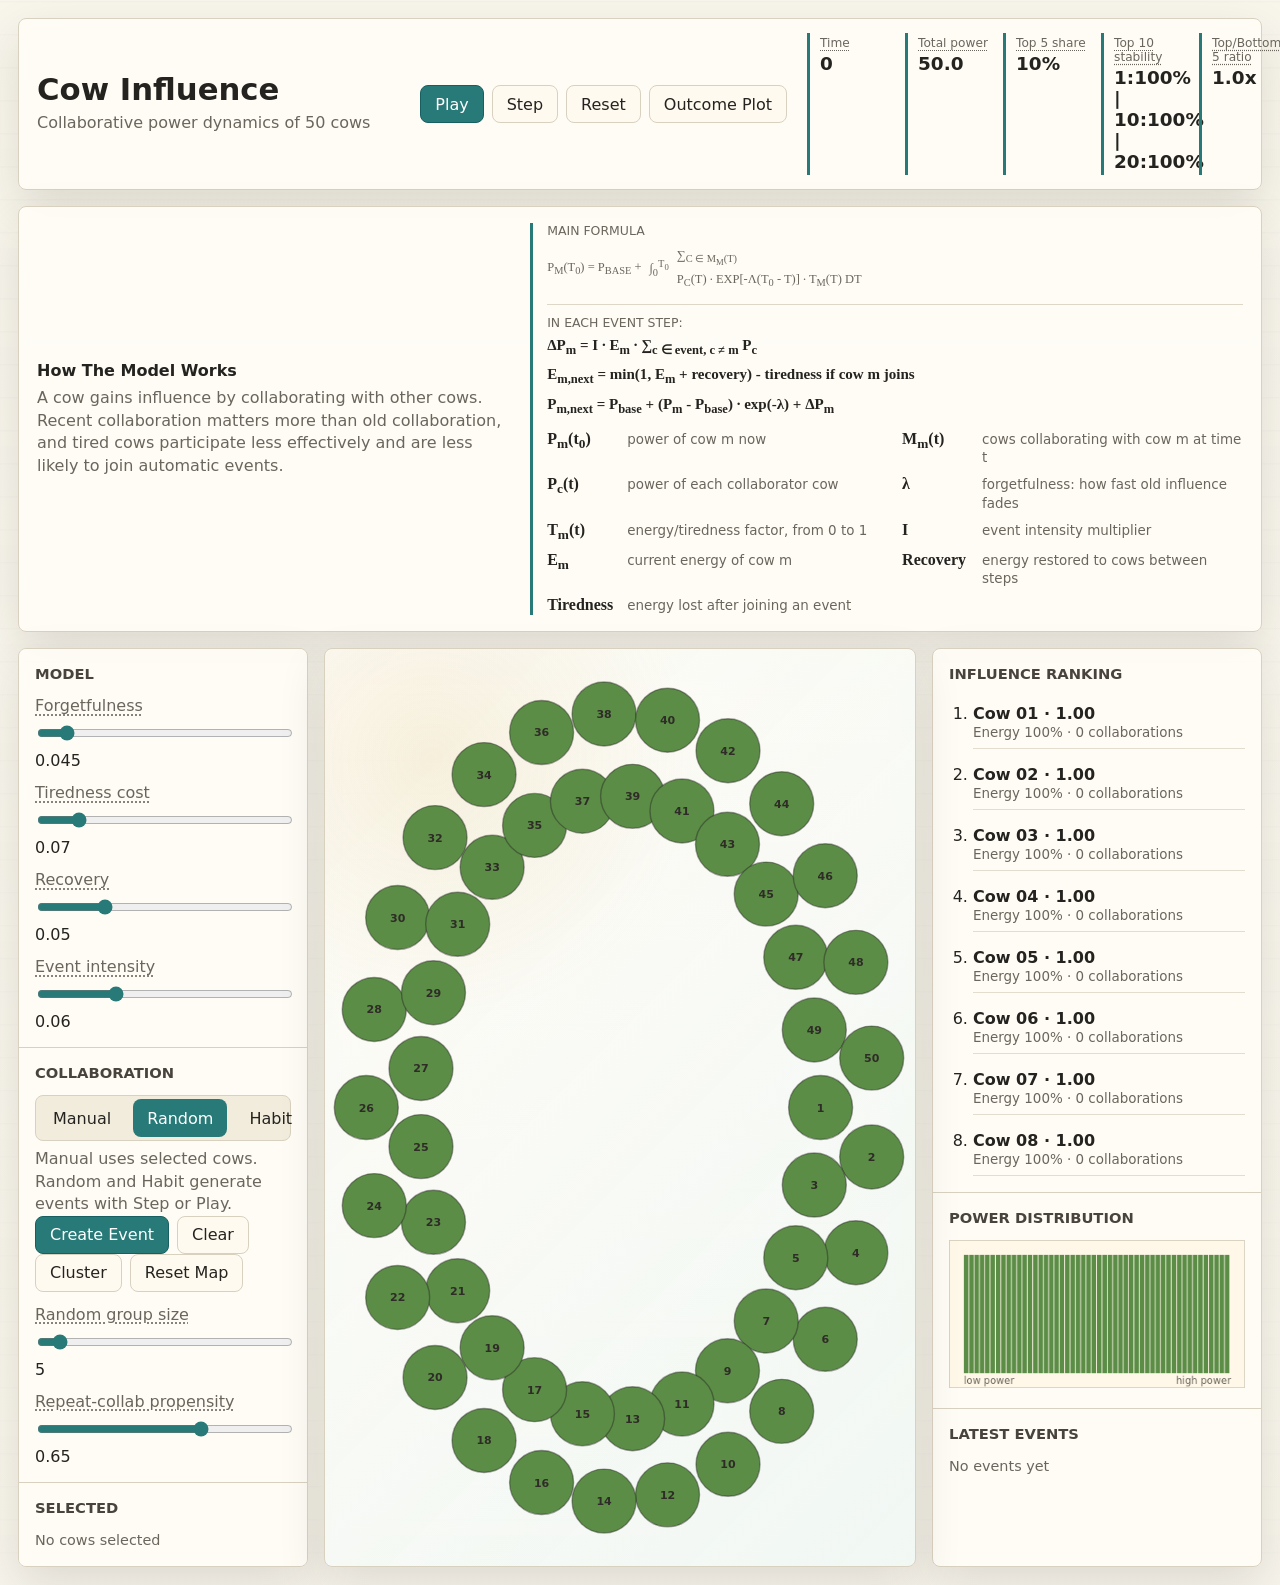
<file: index.html>
<!doctype html>
<html lang="en">
  <head>
    <meta charset="utf-8">
    <meta name="viewport" content="width=device-width, initial-scale=1">
    <title>Cow Influence Simulator</title>
    <link rel="stylesheet" href="styles.css">
  </head>
  <body>
    <main class="app-shell">
      <section class="toolbar" aria-label="Simulation controls">
        <div class="identity">
          <h1>Cow Influence</h1>
          <p>Collaborative power dynamics of 50 cows</p>
        </div>

        <div class="run-controls">
          <button id="playButton" class="primary-button" type="button">Play</button>
          <button id="stepButton" type="button">Step</button>
          <button id="resetButton" type="button">Reset</button>
          <a class="button-link" href="experiments/outcome-space-plot-group2-20-100steps.html">Outcome Plot</a>
        </div>

        <div class="metric-strip" aria-live="polite">
          <div>
            <span class="help-term" tabindex="0" data-help="The current simulation step. Each step applies forgetting, recovery, and possibly one collaboration event.">Time</span>
            <strong id="timeMetric">0</strong>
          </div>
          <div>
            <span class="help-term" tabindex="0" data-help="The sum of influence power across all cows. It shows how much influence exists in the whole community.">Total power</span>
            <strong id="powerMetric">50.0</strong>
          </div>
          <div>
            <span class="help-term" tabindex="0" data-help="The percentage of total community power held by the 5 strongest cows. Higher values mean influence is more concentrated.">Top 5 share</span>
            <strong id="topShareMetric">10%</strong>
          </div>
          <div>
            <span class="help-term" tabindex="0" data-help="How many cows remain in the top 10 compared with 1, 10, and 20 steps ago. High stability means the same cows keep power.">Top 10 stability</span>
            <strong id="stabilityMetric">1:100% | 10:100% | 20:100%</strong>
          </div>
          <div>
            <span class="help-term" tabindex="0" data-help="The average power of the 5 strongest cows divided by the average power of the 5 weakest cows. Higher values mean a larger power gap.">Top/Bottom 5 ratio</span>
            <strong id="powerRatioMetric">1.0x</strong>
          </div>
          <div>
            <span class="help-term" tabindex="0" data-help="The number of collaboration events currently stored in the simulation history.">Events</span>
            <strong id="eventMetric">0</strong>
          </div>
        </div>
      </section>

      <section class="model-intro" aria-label="Model description">
        <div>
          <h2>How The Model Works</h2>
          <p>
            A cow gains influence by collaborating with other cows. Recent collaboration matters more than old collaboration,
            and tired cows participate less effectively and are less likely to join automatic events.
          </p>
        </div>
        <div class="formula-card">
          <span>Main formula</span>
          <div class="math-formula" aria-label="Main influence formula">
            <span class="math-line">P<sub>m</sub>(t<sub>0</sub>) = P<sub>base</sub> +</span>
            <span class="math-integral">∫<sub>0</sub><sup>t<sub>0</sub></sup></span>
            <span class="math-line">
              <span class="math-sum">∑<sub>c ∈ M<sub>m</sub>(t)</sub></span>
              P<sub>c</sub>(t)
              · exp[-λ(t<sub>0</sub> - t)]
              · T<sub>m</sub>(t) dt
            </span>
          </div>
          <div class="simulation-formula" aria-label="Simulation update formula">
            <span>In each event step:</span>
            <strong>ΔP<sub>m</sub> = I · E<sub>m</sub> · ∑<sub>c ∈ event, c ≠ m</sub> P<sub>c</sub></strong>
            <strong>E<sub>m,next</sub> = min(1, E<sub>m</sub> + recovery) - tiredness if cow m joins</strong>
            <strong>P<sub>m,next</sub> = P<sub>base</sub> + (P<sub>m</sub> - P<sub>base</sub>) · exp(-λ) + ΔP<sub>m</sub></strong>
          </div>
          <dl class="formula-terms">
            <div><dt>P<sub>m</sub>(t<sub>0</sub>)</dt><dd>power of cow m now</dd></div>
            <div><dt>M<sub>m</sub>(t)</dt><dd>cows collaborating with cow m at time t</dd></div>
            <div><dt>P<sub>c</sub>(t)</dt><dd>power of each collaborator cow</dd></div>
            <div><dt>λ</dt><dd>forgetfulness: how fast old influence fades</dd></div>
            <div><dt>T<sub>m</sub>(t)</dt><dd>energy/tiredness factor, from 0 to 1</dd></div>
            <div><dt>I</dt><dd>event intensity multiplier</dd></div>
            <div><dt>E<sub>m</sub></dt><dd>current energy of cow m</dd></div>
            <div><dt>Recovery</dt><dd>energy restored to cows between steps</dd></div>
            <div><dt>Tiredness</dt><dd>energy lost after joining an event</dd></div>
          </dl>
        </div>
      </section>

      <section class="workspace">
        <aside class="control-panel" aria-label="Model controls">
          <section class="panel-section">
            <h2>Model</h2>
            <label>
              <span class="help-term" tabindex="0" data-help="This is lambda in the formula. In each step, old accumulated power decays by exp(-lambda). Higher values make old influence fade faster.">Forgetfulness</span>
              <input id="forgetfulnessInput" type="range" min="0" max="0.5" step="0.005" value="0.045">
              <output id="forgetfulnessValue">0.045</output>
            </label>
            <label>
              <span class="help-term" tabindex="0" data-help="This reduces T_m(t), the cow's energy factor. After a cow collaborates, energy falls by this amount; tired cows gain less and are less likely to be picked automatically.">Tiredness cost</span>
              <input id="tirednessInput" type="range" min="0" max="0.5" step="0.01" value="0.07">
              <output id="tirednessValue">0.07</output>
            </label>
            <label>
              <span class="help-term" tabindex="0" data-help="This restores T_m(t), the energy factor, between steps. Higher recovery lets cows collaborate again sooner.">Recovery</span>
              <input id="recoveryInput" type="range" min="0" max="0.2" step="0.01" value="0.05">
              <output id="recoveryValue">0.05</output>
            </label>
            <label>
              <span class="help-term" tabindex="0" data-help="This is the event multiplier in the simulation version of the formula. Higher intensity makes each collaboration produce more new power.">Event intensity</span>
              <input id="intensityInput" type="range" min="0.01" max="0.18" step="0.01" value="0.06">
              <output id="intensityValue">0.06</output>
            </label>
          </section>

          <section class="panel-section">
            <h2>Collaboration</h2>
            <div class="mode-tabs" role="tablist" aria-label="Event mode">
              <button id="manualModeButton" type="button">Manual</button>
              <button id="randomModeButton" class="active" type="button">Random</button>
              <button id="habitModeButton" type="button">Habit</button>
            </div>
            <p class="microcopy">Manual uses selected cows. Random and Habit generate events with Step or Play.</p>
            <div class="event-actions">
              <button id="createEventButton" class="primary-button" type="button">Create Event</button>
              <button id="clearSelectionButton" type="button">Clear</button>
            </div>
            <div class="event-actions">
              <button id="clusterButton" type="button">Cluster</button>
              <button id="resetLayoutButton" type="button">Reset Map</button>
            </div>
            <label>
              <span class="help-term" tabindex="0" data-help="How many cows are chosen for each automatic collaboration event. Minimum 2, because collaboration needs at least two cows.">Random group size</span>
              <input id="groupSizeInput" type="range" min="2" max="50" step="1" value="5">
              <output id="groupSizeValue">5</output>
            </label>
            <label>
              <span class="help-term" tabindex="0" data-help="In Habit mode, this controls how strongly cows prefer collaborators from recent events. 0 means exploratory; 1 means strongly repetitive.">Repeat-collab propensity</span>
              <input id="propensityInput" type="range" min="0" max="1" step="0.05" value="0.65">
              <output id="propensityValue">0.65</output>
            </label>
          </section>

          <section class="panel-section">
            <h2>Selected</h2>
            <div id="selectedList" class="selected-list">No cows selected</div>
          </section>
        </aside>

        <section class="stage" aria-label="Community visualization">
          <svg id="network" role="img" aria-label="Network of cow collaborations"></svg>
          <div id="tooltip" class="tooltip" hidden></div>
        </section>

        <aside class="insight-panel" aria-label="Community insights">
          <section class="panel-section">
            <h2>Influence Ranking</h2>
            <ol id="rankingList" class="ranking-list"></ol>
          </section>

          <section class="panel-section">
            <h2>Power Distribution</h2>
            <canvas id="distributionChart" width="360" height="180"></canvas>
          </section>

          <section class="panel-section">
            <h2>Latest Events</h2>
            <div id="eventLog" class="event-log">No events yet</div>
          </section>
        </aside>
      </section>
    </main>

    <script src="app.js"></script>
  </body>
</html>
</file>
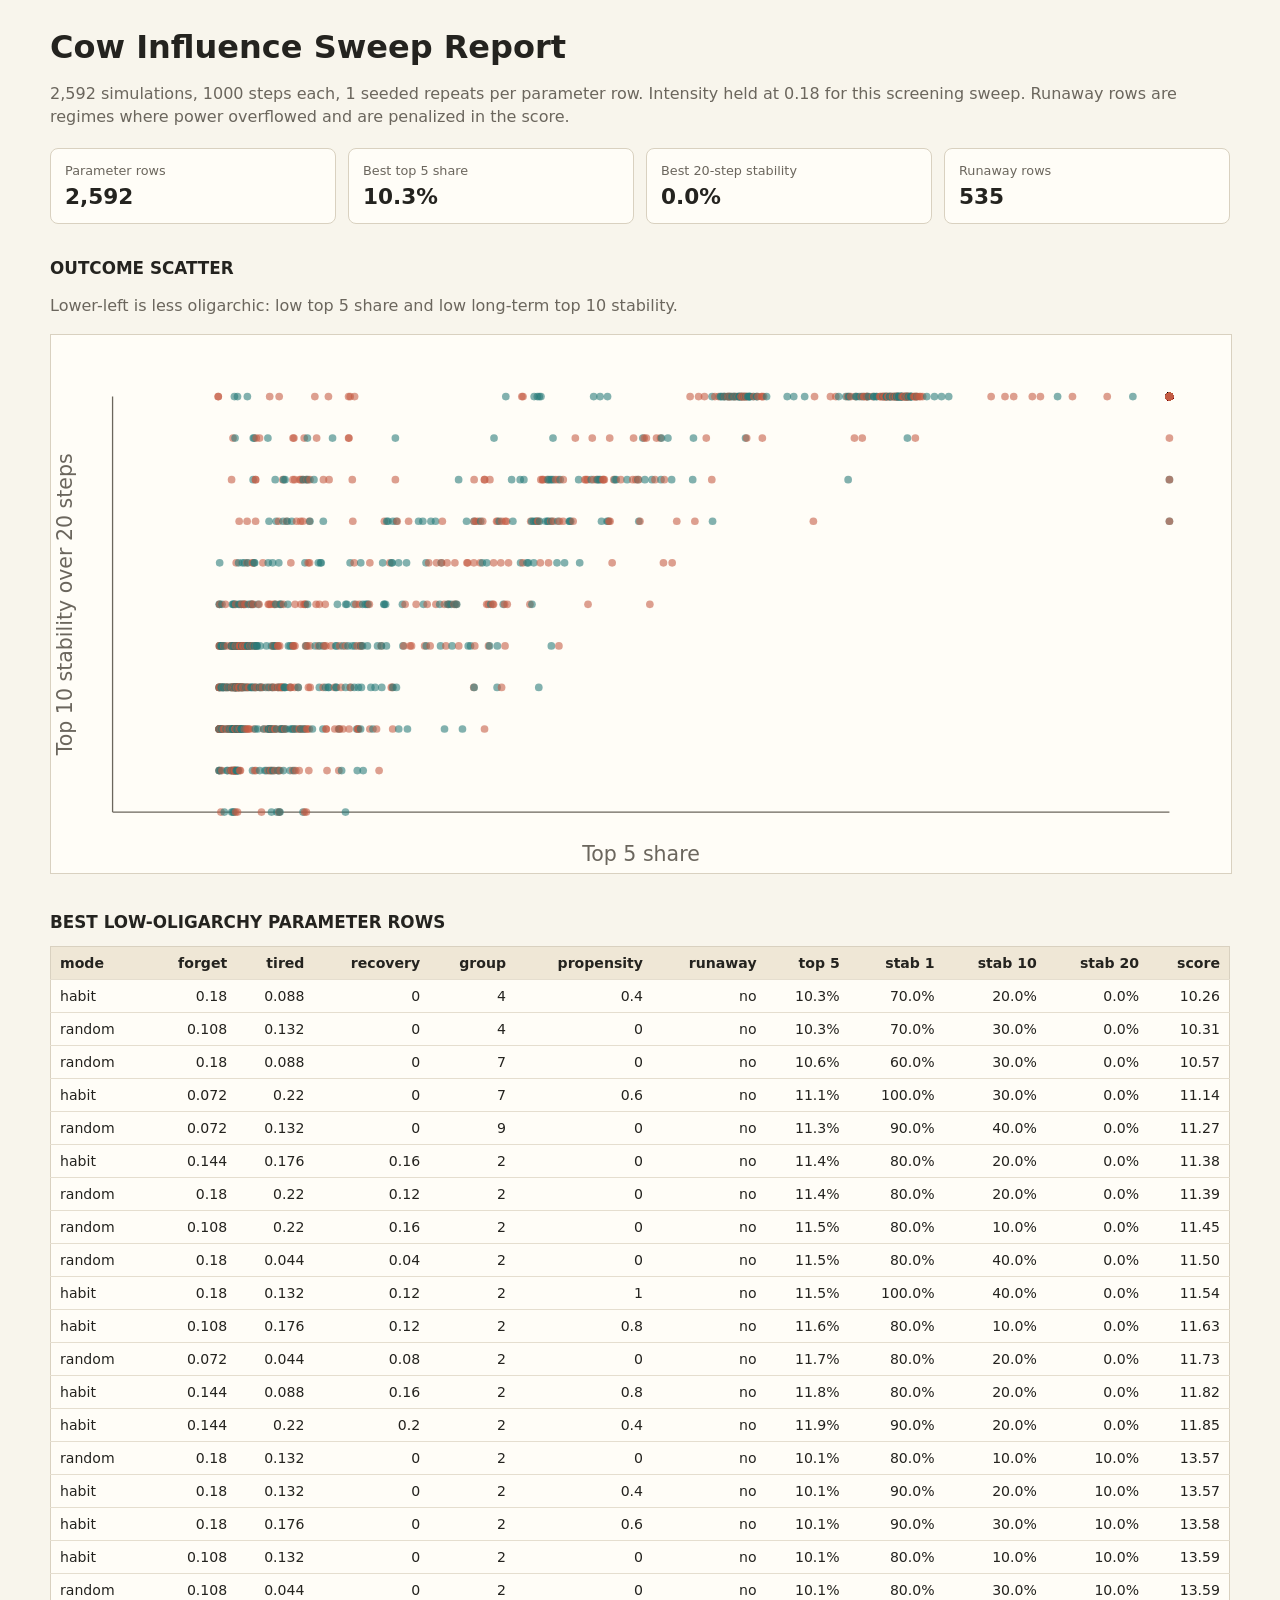
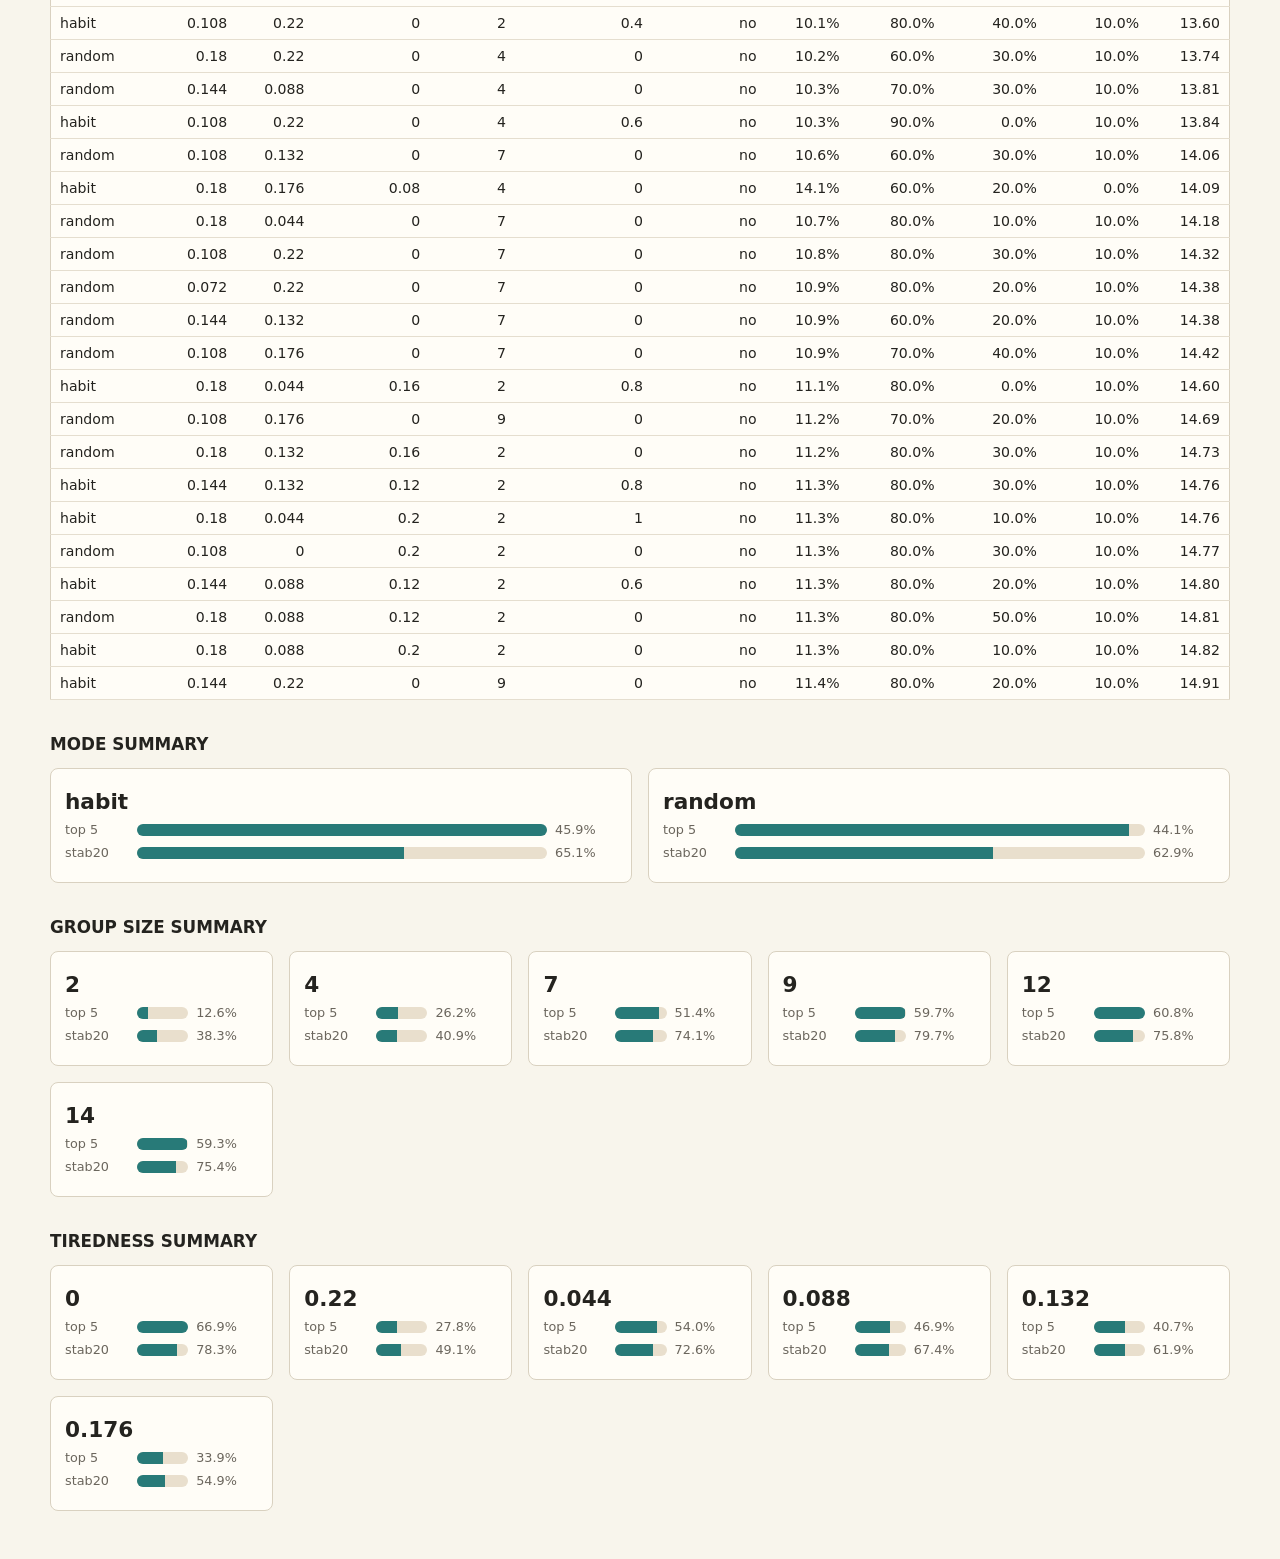
<file: experiments/sweep-report-intensity-0-18.html>
<!doctype html>
<html lang="en">
<head>
  <meta charset="utf-8">
  <meta name="viewport" content="width=device-width, initial-scale=1">
  <title>Cow Influence Sweep Report</title>
  <style>
    body { margin: 0; font-family: Inter, system-ui, sans-serif; color: #24231f; background: #f8f5ec; }
    main { width: min(1180px, calc(100% - 32px)); margin: 0 auto; padding: 28px 0 48px; }
    h1 { margin: 0 0 6px; font-size: 2rem; }
    h2 { margin-top: 34px; font-size: 1.05rem; text-transform: uppercase; }
    p { color: #6b665d; line-height: 1.45; }
    table { width: 100%; border-collapse: collapse; background: #fffdf7; border: 1px solid #d9d1c0; }
    th, td { padding: 8px 9px; border-bottom: 1px solid #e5decf; text-align: right; font-size: 0.88rem; }
    th:first-child, td:first-child { text-align: left; }
    th { background: #efe7d6; position: sticky; top: 0; }
    .cards { display: grid; grid-template-columns: repeat(4, minmax(0, 1fr)); gap: 12px; margin: 20px 0; }
    .card { border: 1px solid #d9d1c0; background: #fffdf7; border-radius: 8px; padding: 14px; }
    .card span { display: block; color: #6b665d; font-size: 0.8rem; }
    .card strong { display: block; margin-top: 6px; font-size: 1.35rem; }
    .bars { display: grid; grid-template-columns: repeat(auto-fit, minmax(220px, 1fr)); gap: 16px; }
    .bar-row { display: grid; grid-template-columns: 64px 1fr 62px; gap: 8px; align-items: center; margin: 8px 0; }
    .track { height: 12px; background: #e9dfcd; border-radius: 999px; overflow: hidden; }
    .fill { height: 100%; background: #287a78; }
    svg { width: 100%; height: auto; border: 1px solid #d9d1c0; background: #fffdf7; }
    circle.random { fill: #287a78; opacity: 0.58; }
    circle.habit { fill: #c45c43; opacity: 0.58; }
    @media (max-width: 850px) { .cards { grid-template-columns: 1fr 1fr; } }
  </style>
</head>
<body>
  <main>
    <h1>Cow Influence Sweep Report</h1>
    <p>2,592 simulations, 1000 steps each, 1 seeded repeats per parameter row. Intensity held at 0.18 for this screening sweep. Runaway rows are regimes where power overflowed and are penalized in the score.</p>
    <div class="cards">
      <div class="card"><span>Parameter rows</span><strong>2,592</strong></div>
      <div class="card"><span>Best top 5 share</span><strong>10.3%</strong></div>
      <div class="card"><span>Best 20-step stability</span><strong>0.0%</strong></div>
      <div class="card"><span>Runaway rows</span><strong>535</strong></div>
    </div>

    <h2>Outcome Scatter</h2>
    <p>Lower-left is less oligarchic: low top 5 share and low long-term top 10 stability.</p>
    <svg viewBox="0 0 920 420" role="img" aria-label="Top 5 share versus top 10 stability scatter">
    <line x1="48" y1="372" x2="872" y2="372" stroke="#6b665d"/>
    <line x1="48" y1="48" x2="48" y2="372" stroke="#6b665d"/>
    <text x="460" y="410" text-anchor="middle" fill="#6b665d">Top 5 share</text>
    <text x="16" y="210" text-anchor="middle" fill="#6b665d" transform="rotate(-90 16 210)">Top 10 stability over 20 steps</text>
    <circle class="habit" cx="132.5" cy="372.0" r="3"><title>habit: top5 10.3%, stab20 0.0%</title></circle><circle class="random" cx="135.1" cy="372.0" r="3"><title>random: top5 10.6%, stab20 0.0%</title></circle><circle class="random" cx="140.9" cy="372.0" r="3"><title>random: top5 11.3%, stab20 0.0%</title></circle><circle class="random" cx="141.9" cy="372.0" r="3"><title>random: top5 11.4%, stab20 0.0%</title></circle><circle class="random" cx="142.7" cy="372.0" r="3"><title>random: top5 11.5%, stab20 0.0%</title></circle><circle class="habit" cx="143.9" cy="372.0" r="3"><title>habit: top5 11.6%, stab20 0.0%</title></circle><circle class="habit" cx="145.4" cy="372.0" r="3"><title>habit: top5 11.8%, stab20 0.0%</title></circle><circle class="random" cx="131.0" cy="339.6" r="3"><title>random: top5 10.1%, stab20 10.0%</title></circle><circle class="habit" cx="131.1" cy="339.6" r="3"><title>habit: top5 10.1%, stab20 10.0%</title></circle><circle class="random" cx="131.2" cy="339.6" r="3"><title>random: top5 10.1%, stab20 10.0%</title></circle><circle class="random" cx="132.3" cy="339.6" r="3"><title>random: top5 10.2%, stab20 10.0%</title></circle><circle class="habit" cx="133.2" cy="339.6" r="3"><title>habit: top5 10.3%, stab20 10.0%</title></circle><circle class="habit" cx="164.1" cy="372.0" r="3"><title>habit: top5 14.1%, stab20 0.0%</title></circle><circle class="random" cx="137.2" cy="339.6" r="3"><title>random: top5 10.8%, stab20 10.0%</title></circle><circle class="random" cx="137.7" cy="339.6" r="3"><title>random: top5 10.9%, stab20 10.0%</title></circle><circle class="habit" cx="139.5" cy="339.6" r="3"><title>habit: top5 11.1%, stab20 10.0%</title></circle><circle class="random" cx="140.5" cy="339.6" r="3"><title>random: top5 11.2%, stab20 10.0%</title></circle><circle class="habit" cx="140.8" cy="339.6" r="3"><title>habit: top5 11.3%, stab20 10.0%</title></circle><circle class="habit" cx="141.1" cy="339.6" r="3"><title>habit: top5 11.3%, stab20 10.0%</title></circle><circle class="habit" cx="141.3" cy="339.6" r="3"><title>habit: top5 11.3%, stab20 10.0%</title></circle><circle class="random" cx="142.1" cy="339.6" r="3"><title>random: top5 11.4%, stab20 10.0%</title></circle><circle class="habit" cx="142.2" cy="339.6" r="3"><title>habit: top5 11.4%, stab20 10.0%</title></circle><circle class="habit" cx="142.5" cy="339.6" r="3"><title>habit: top5 11.5%, stab20 10.0%</title></circle><circle class="random" cx="142.7" cy="339.6" r="3"><title>random: top5 11.5%, stab20 10.0%</title></circle><circle class="habit" cx="143.0" cy="339.6" r="3"><title>habit: top5 11.5%, stab20 10.0%</title></circle><circle class="random" cx="171.9" cy="372.0" r="3"><title>random: top5 15.0%, stab20 0.0%</title></circle><circle class="habit" cx="143.1" cy="339.6" r="3"><title>habit: top5 11.5%, stab20 10.0%</title></circle><circle class="habit" cx="143.3" cy="339.6" r="3"><title>habit: top5 11.6%, stab20 10.0%</title></circle><circle class="habit" cx="143.7" cy="339.6" r="3"><title>habit: top5 11.6%, stab20 10.0%</title></circle><circle class="habit" cx="143.8" cy="339.6" r="3"><title>habit: top5 11.6%, stab20 10.0%</title></circle><circle class="habit" cx="143.9" cy="339.6" r="3"><title>habit: top5 11.6%, stab20 10.0%</title></circle><circle class="habit" cx="144.1" cy="339.6" r="3"><title>habit: top5 11.7%, stab20 10.0%</title></circle><circle class="random" cx="144.3" cy="339.6" r="3"><title>random: top5 11.7%, stab20 10.0%</title></circle><circle class="random" cx="144.9" cy="339.6" r="3"><title>random: top5 11.8%, stab20 10.0%</title></circle><circle class="random" cx="145.3" cy="339.6" r="3"><title>random: top5 11.8%, stab20 10.0%</title></circle><circle class="random" cx="145.5" cy="339.6" r="3"><title>random: top5 11.8%, stab20 10.0%</title></circle><circle class="random" cx="145.8" cy="339.6" r="3"><title>random: top5 11.9%, stab20 10.0%</title></circle><circle class="random" cx="146.0" cy="339.6" r="3"><title>random: top5 11.9%, stab20 10.0%</title></circle><circle class="habit" cx="147.1" cy="339.6" r="3"><title>habit: top5 12.0%, stab20 10.0%</title></circle><circle class="random" cx="176.1" cy="372.0" r="3"><title>random: top5 15.5%, stab20 0.0%</title></circle><circle class="habit" cx="147.7" cy="339.6" r="3"><title>habit: top5 12.1%, stab20 10.0%</title></circle><circle class="random" cx="177.8" cy="372.0" r="3"><title>random: top5 15.8%, stab20 0.0%</title></circle><circle class="habit" cx="177.9" cy="372.0" r="3"><title>habit: top5 15.8%, stab20 0.0%</title></circle><circle class="random" cx="178.5" cy="372.0" r="3"><title>random: top5 15.8%, stab20 0.0%</title></circle><circle class="random" cx="157.1" cy="339.6" r="3"><title>random: top5 13.2%, stab20 10.0%</title></circle><circle class="habit" cx="158.7" cy="339.6" r="3"><title>habit: top5 13.4%, stab20 10.0%</title></circle><circle class="habit" cx="159.8" cy="339.6" r="3"><title>habit: top5 13.6%, stab20 10.0%</title></circle><circle class="random" cx="131.0" cy="307.2" r="3"><title>random: top5 10.1%, stab20 20.0%</title></circle><circle class="random" cx="131.1" cy="307.2" r="3"><title>random: top5 10.1%, stab20 20.0%</title></circle><circle class="habit" cx="131.1" cy="307.2" r="3"><title>habit: top5 10.1%, stab20 20.0%</title></circle><circle class="habit" cx="131.1" cy="307.2" r="3"><title>habit: top5 10.1%, stab20 20.0%</title></circle><circle class="habit" cx="131.1" cy="307.2" r="3"><title>habit: top5 10.1%, stab20 20.0%</title></circle><circle class="habit" cx="131.2" cy="307.2" r="3"><title>habit: top5 10.1%, stab20 20.0%</title></circle><circle class="habit" cx="131.2" cy="307.2" r="3"><title>habit: top5 10.1%, stab20 20.0%</title></circle><circle class="random" cx="131.2" cy="307.2" r="3"><title>random: top5 10.1%, stab20 20.0%</title></circle><circle class="habit" cx="132.3" cy="307.2" r="3"><title>habit: top5 10.2%, stab20 20.0%</title></circle><circle class="random" cx="132.6" cy="307.2" r="3"><title>random: top5 10.3%, stab20 20.0%</title></circle><circle class="habit" cx="132.8" cy="307.2" r="3"><title>habit: top5 10.3%, stab20 20.0%</title></circle><circle class="habit" cx="133.1" cy="307.2" r="3"><title>habit: top5 10.3%, stab20 20.0%</title></circle><circle class="random" cx="133.1" cy="307.2" r="3"><title>random: top5 10.3%, stab20 20.0%</title></circle><circle class="random" cx="133.4" cy="307.2" r="3"><title>random: top5 10.4%, stab20 20.0%</title></circle><circle class="random" cx="162.7" cy="339.6" r="3"><title>random: top5 13.9%, stab20 10.0%</title></circle><circle class="habit" cx="134.2" cy="307.2" r="3"><title>habit: top5 10.5%, stab20 20.0%</title></circle><circle class="habit" cx="135.0" cy="307.2" r="3"><title>habit: top5 10.6%, stab20 20.0%</title></circle><circle class="random" cx="136.5" cy="307.2" r="3"><title>random: top5 10.7%, stab20 20.0%</title></circle><circle class="habit" cx="137.6" cy="307.2" r="3"><title>habit: top5 10.9%, stab20 20.0%</title></circle><circle class="habit" cx="137.7" cy="307.2" r="3"><title>habit: top5 10.9%, stab20 20.0%</title></circle><circle class="random" cx="166.8" cy="339.6" r="3"><title>random: top5 14.4%, stab20 10.0%</title></circle><circle class="random" cx="138.3" cy="307.2" r="3"><title>random: top5 11.0%, stab20 20.0%</title></circle><circle class="habit" cx="138.5" cy="307.2" r="3"><title>habit: top5 11.0%, stab20 20.0%</title></circle><circle class="random" cx="196.5" cy="372.0" r="3"><title>random: top5 18.0%, stab20 0.0%</title></circle><circle class="random" cx="167.9" cy="339.6" r="3"><title>random: top5 14.5%, stab20 10.0%</title></circle><circle class="random" cx="139.2" cy="307.2" r="3"><title>random: top5 11.1%, stab20 20.0%</title></circle><circle class="habit" cx="197.7" cy="372.0" r="3"><title>habit: top5 18.2%, stab20 0.0%</title></circle><circle class="random" cx="140.4" cy="307.2" r="3"><title>random: top5 11.2%, stab20 20.0%</title></circle><circle class="habit" cx="140.4" cy="307.2" r="3"><title>habit: top5 11.2%, stab20 20.0%</title></circle><circle class="habit" cx="169.3" cy="339.6" r="3"><title>habit: top5 14.7%, stab20 10.0%</title></circle><circle class="random" cx="141.0" cy="307.2" r="3"><title>random: top5 11.3%, stab20 20.0%</title></circle><circle class="habit" cx="141.2" cy="307.2" r="3"><title>habit: top5 11.3%, stab20 20.0%</title></circle><circle class="random" cx="141.3" cy="307.2" r="3"><title>random: top5 11.3%, stab20 20.0%</title></circle><circle class="habit" cx="199.1" cy="372.0" r="3"><title>habit: top5 18.3%, stab20 0.0%</title></circle><circle class="random" cx="170.4" cy="339.6" r="3"><title>random: top5 14.9%, stab20 10.0%</title></circle><circle class="random" cx="141.8" cy="307.2" r="3"><title>random: top5 11.4%, stab20 20.0%</title></circle><circle class="random" cx="141.9" cy="307.2" r="3"><title>random: top5 11.4%, stab20 20.0%</title></circle><circle class="random" cx="142.0" cy="307.2" r="3"><title>random: top5 11.4%, stab20 20.0%</title></circle><circle class="random" cx="142.3" cy="307.2" r="3"><title>random: top5 11.4%, stab20 20.0%</title></circle><circle class="random" cx="142.4" cy="307.2" r="3"><title>random: top5 11.5%, stab20 20.0%</title></circle><circle class="random" cx="142.5" cy="307.2" r="3"><title>random: top5 11.5%, stab20 20.0%</title></circle><circle class="habit" cx="171.4" cy="339.6" r="3"><title>habit: top5 15.0%, stab20 10.0%</title></circle><circle class="random" cx="142.7" cy="307.2" r="3"><title>random: top5 11.5%, stab20 20.0%</title></circle><circle class="habit" cx="171.7" cy="339.6" r="3"><title>habit: top5 15.0%, stab20 10.0%</title></circle><circle class="random" cx="143.1" cy="307.2" r="3"><title>random: top5 11.5%, stab20 20.0%</title></circle><circle class="habit" cx="143.4" cy="307.2" r="3"><title>habit: top5 11.6%, stab20 20.0%</title></circle><circle class="random" cx="143.5" cy="307.2" r="3"><title>random: top5 11.6%, stab20 20.0%</title></circle><circle class="random" cx="143.6" cy="307.2" r="3"><title>random: top5 11.6%, stab20 20.0%</title></circle><circle class="habit" cx="143.6" cy="307.2" r="3"><title>habit: top5 11.6%, stab20 20.0%</title></circle><circle class="habit" cx="143.6" cy="307.2" r="3"><title>habit: top5 11.6%, stab20 20.0%</title></circle><circle class="random" cx="172.6" cy="339.6" r="3"><title>random: top5 15.1%, stab20 10.0%</title></circle><circle class="habit" cx="143.8" cy="307.2" r="3"><title>habit: top5 11.6%, stab20 20.0%</title></circle><circle class="habit" cx="144.0" cy="307.2" r="3"><title>habit: top5 11.7%, stab20 20.0%</title></circle><circle class="random" cx="144.2" cy="307.2" r="3"><title>random: top5 11.7%, stab20 20.0%</title></circle><circle class="random" cx="173.4" cy="339.6" r="3"><title>random: top5 15.2%, stab20 10.0%</title></circle><circle class="habit" cx="144.7" cy="307.2" r="3"><title>habit: top5 11.7%, stab20 20.0%</title></circle><circle class="random" cx="144.7" cy="307.2" r="3"><title>random: top5 11.7%, stab20 20.0%</title></circle><circle class="habit" cx="144.9" cy="307.2" r="3"><title>habit: top5 11.8%, stab20 20.0%</title></circle><circle class="habit" cx="145.1" cy="307.2" r="3"><title>habit: top5 11.8%, stab20 20.0%</title></circle><circle class="random" cx="145.2" cy="307.2" r="3"><title>random: top5 11.8%, stab20 20.0%</title></circle><circle class="random" cx="145.3" cy="307.2" r="3"><title>random: top5 11.8%, stab20 20.0%</title></circle><circle class="random" cx="145.4" cy="307.2" r="3"><title>random: top5 11.8%, stab20 20.0%</title></circle><circle class="habit" cx="174.4" cy="339.6" r="3"><title>habit: top5 15.3%, stab20 10.0%</title></circle><circle class="random" cx="145.7" cy="307.2" r="3"><title>random: top5 11.9%, stab20 20.0%</title></circle><circle class="habit" cx="146.1" cy="307.2" r="3"><title>habit: top5 11.9%, stab20 20.0%</title></circle><circle class="random" cx="146.2" cy="307.2" r="3"><title>random: top5 11.9%, stab20 20.0%</title></circle><circle class="habit" cx="146.6" cy="307.2" r="3"><title>habit: top5 12.0%, stab20 20.0%</title></circle><circle class="random" cx="146.9" cy="307.2" r="3"><title>random: top5 12.0%, stab20 20.0%</title></circle><circle class="random" cx="147.0" cy="307.2" r="3"><title>random: top5 12.0%, stab20 20.0%</title></circle><circle class="habit" cx="147.3" cy="307.2" r="3"><title>habit: top5 12.1%, stab20 20.0%</title></circle><circle class="habit" cx="147.4" cy="307.2" r="3"><title>habit: top5 12.1%, stab20 20.0%</title></circle><circle class="random" cx="176.8" cy="339.6" r="3"><title>random: top5 15.6%, stab20 10.0%</title></circle><circle class="random" cx="148.2" cy="307.2" r="3"><title>random: top5 12.2%, stab20 20.0%</title></circle><circle class="random" cx="148.3" cy="307.2" r="3"><title>random: top5 12.2%, stab20 20.0%</title></circle><circle class="habit" cx="177.3" cy="339.6" r="3"><title>habit: top5 15.7%, stab20 10.0%</title></circle><circle class="random" cx="148.6" cy="307.2" r="3"><title>random: top5 12.2%, stab20 20.0%</title></circle><circle class="random" cx="177.8" cy="339.6" r="3"><title>random: top5 15.8%, stab20 10.0%</title></circle><circle class="random" cx="149.0" cy="307.2" r="3"><title>random: top5 12.3%, stab20 20.0%</title></circle><circle class="habit" cx="178.7" cy="339.6" r="3"><title>habit: top5 15.9%, stab20 10.0%</title></circle><circle class="random" cx="150.1" cy="307.2" r="3"><title>random: top5 12.4%, stab20 20.0%</title></circle><circle class="habit" cx="150.8" cy="307.2" r="3"><title>habit: top5 12.5%, stab20 20.0%</title></circle><circle class="random" cx="151.5" cy="307.2" r="3"><title>random: top5 12.6%, stab20 20.0%</title></circle><circle class="habit" cx="152.1" cy="307.2" r="3"><title>habit: top5 12.6%, stab20 20.0%</title></circle><circle class="random" cx="181.2" cy="339.6" r="3"><title>random: top5 16.2%, stab20 10.0%</title></circle><circle class="habit" cx="153.3" cy="307.2" r="3"><title>habit: top5 12.8%, stab20 20.0%</title></circle><circle class="habit" cx="154.1" cy="307.2" r="3"><title>habit: top5 12.9%, stab20 20.0%</title></circle><circle class="habit" cx="154.8" cy="307.2" r="3"><title>habit: top5 13.0%, stab20 20.0%</title></circle><circle class="random" cx="186.4" cy="339.6" r="3"><title>random: top5 16.8%, stab20 10.0%</title></circle><circle class="habit" cx="158.2" cy="307.2" r="3"><title>habit: top5 13.4%, stab20 20.0%</title></circle><circle class="random" cx="159.3" cy="307.2" r="3"><title>random: top5 13.5%, stab20 20.0%</title></circle><circle class="habit" cx="188.4" cy="339.6" r="3"><title>habit: top5 17.0%, stab20 10.0%</title></circle><circle class="habit" cx="131.0" cy="274.8" r="3"><title>habit: top5 10.1%, stab20 30.0%</title></circle><circle class="random" cx="131.1" cy="274.8" r="3"><title>random: top5 10.1%, stab20 30.0%</title></circle><circle class="random" cx="131.2" cy="274.8" r="3"><title>random: top5 10.1%, stab20 30.0%</title></circle><circle class="habit" cx="131.3" cy="274.8" r="3"><title>habit: top5 10.1%, stab20 30.0%</title></circle><circle class="habit" cx="131.5" cy="274.8" r="3"><title>habit: top5 10.1%, stab20 30.0%</title></circle><circle class="random" cx="189.5" cy="339.6" r="3"><title>random: top5 17.2%, stab20 10.0%</title></circle><circle class="habit" cx="132.3" cy="274.8" r="3"><title>habit: top5 10.2%, stab20 30.0%</title></circle><circle class="random" cx="161.2" cy="307.2" r="3"><title>random: top5 13.7%, stab20 20.0%</title></circle><circle class="random" cx="132.7" cy="274.8" r="3"><title>random: top5 10.3%, stab20 30.0%</title></circle><circle class="random" cx="132.9" cy="274.8" r="3"><title>random: top5 10.3%, stab20 30.0%</title></circle><circle class="habit" cx="190.8" cy="339.6" r="3"><title>habit: top5 17.3%, stab20 10.0%</title></circle><circle class="random" cx="133.8" cy="274.8" r="3"><title>random: top5 10.4%, stab20 30.0%</title></circle><circle class="random" cx="134.1" cy="274.8" r="3"><title>random: top5 10.4%, stab20 30.0%</title></circle><circle class="habit" cx="134.2" cy="274.8" r="3"><title>habit: top5 10.5%, stab20 30.0%</title></circle><circle class="random" cx="134.4" cy="274.8" r="3"><title>random: top5 10.5%, stab20 30.0%</title></circle><circle class="random" cx="134.7" cy="274.8" r="3"><title>random: top5 10.5%, stab20 30.0%</title></circle><circle class="habit" cx="193.5" cy="339.6" r="3"><title>habit: top5 17.7%, stab20 10.0%</title></circle><circle class="habit" cx="136.2" cy="274.8" r="3"><title>habit: top5 10.7%, stab20 30.0%</title></circle><circle class="random" cx="136.3" cy="274.8" r="3"><title>random: top5 10.7%, stab20 30.0%</title></circle><circle class="random" cx="136.5" cy="274.8" r="3"><title>random: top5 10.7%, stab20 30.0%</title></circle><circle class="habit" cx="165.8" cy="307.2" r="3"><title>habit: top5 14.3%, stab20 20.0%</title></circle><circle class="random" cx="166.0" cy="307.2" r="3"><title>random: top5 14.3%, stab20 20.0%</title></circle><circle class="habit" cx="137.6" cy="274.8" r="3"><title>habit: top5 10.9%, stab20 30.0%</title></circle><circle class="habit" cx="137.8" cy="274.8" r="3"><title>habit: top5 10.9%, stab20 30.0%</title></circle><circle class="random" cx="138.1" cy="274.8" r="3"><title>random: top5 10.9%, stab20 30.0%</title></circle><circle class="habit" cx="168.4" cy="307.2" r="3"><title>habit: top5 14.6%, stab20 20.0%</title></circle><circle class="random" cx="140.1" cy="274.8" r="3"><title>random: top5 11.2%, stab20 30.0%</title></circle><circle class="random" cx="140.3" cy="274.8" r="3"><title>random: top5 11.2%, stab20 30.0%</title></circle><circle class="habit" cx="140.6" cy="274.8" r="3"><title>habit: top5 11.2%, stab20 30.0%</title></circle><circle class="random" cx="169.6" cy="307.2" r="3"><title>random: top5 14.8%, stab20 20.0%</title></circle><circle class="random" cx="169.7" cy="307.2" r="3"><title>random: top5 14.8%, stab20 20.0%</title></circle><circle class="random" cx="170.0" cy="307.2" r="3"><title>random: top5 14.8%, stab20 20.0%</title></circle><circle class="habit" cx="141.2" cy="274.8" r="3"><title>habit: top5 11.3%, stab20 30.0%</title></circle><circle class="habit" cx="141.3" cy="274.8" r="3"><title>habit: top5 11.3%, stab20 30.0%</title></circle><circle class="random" cx="141.3" cy="274.8" r="3"><title>random: top5 11.3%, stab20 30.0%</title></circle><circle class="random" cx="170.3" cy="307.2" r="3"><title>random: top5 14.8%, stab20 20.0%</title></circle><circle class="habit" cx="170.5" cy="307.2" r="3"><title>habit: top5 14.9%, stab20 20.0%</title></circle><circle class="habit" cx="142.0" cy="274.8" r="3"><title>habit: top5 11.4%, stab20 30.0%</title></circle><circle class="random" cx="171.0" cy="307.2" r="3"><title>random: top5 14.9%, stab20 20.0%</title></circle><circle class="random" cx="171.1" cy="307.2" r="3"><title>random: top5 14.9%, stab20 20.0%</title></circle><circle class="random" cx="142.3" cy="274.8" r="3"><title>random: top5 11.4%, stab20 30.0%</title></circle><circle class="random" cx="142.5" cy="274.8" r="3"><title>random: top5 11.5%, stab20 30.0%</title></circle><circle class="habit" cx="142.7" cy="274.8" r="3"><title>habit: top5 11.5%, stab20 30.0%</title></circle><circle class="random" cx="171.8" cy="307.2" r="3"><title>random: top5 15.0%, stab20 20.0%</title></circle><circle class="habit" cx="143.0" cy="274.8" r="3"><title>habit: top5 11.5%, stab20 30.0%</title></circle><circle class="random" cx="229.6" cy="372.0" r="3"><title>random: top5 22.0%, stab20 0.0%</title></circle><circle class="habit" cx="172.1" cy="307.2" r="3"><title>habit: top5 15.1%, stab20 20.0%</title></circle><circle class="habit" cx="201.0" cy="339.6" r="3"><title>habit: top5 18.6%, stab20 10.0%</title></circle><circle class="habit" cx="143.3" cy="274.8" r="3"><title>habit: top5 11.6%, stab20 30.0%</title></circle><circle class="random" cx="143.5" cy="274.8" r="3"><title>random: top5 11.6%, stab20 30.0%</title></circle><circle class="random" cx="143.6" cy="274.8" r="3"><title>random: top5 11.6%, stab20 30.0%</title></circle><circle class="random" cx="143.7" cy="274.8" r="3"><title>random: top5 11.6%, stab20 30.0%</title></circle><circle class="habit" cx="143.9" cy="274.8" r="3"><title>habit: top5 11.6%, stab20 30.0%</title></circle><circle class="habit" cx="144.0" cy="274.8" r="3"><title>habit: top5 11.7%, stab20 30.0%</title></circle><circle class="habit" cx="144.0" cy="274.8" r="3"><title>habit: top5 11.7%, stab20 30.0%</title></circle><circle class="random" cx="144.1" cy="274.8" r="3"><title>random: top5 11.7%, stab20 30.0%</title></circle><circle class="random" cx="144.2" cy="274.8" r="3"><title>random: top5 11.7%, stab20 30.0%</title></circle><circle class="random" cx="144.2" cy="274.8" r="3"><title>random: top5 11.7%, stab20 30.0%</title></circle><circle class="random" cx="173.1" cy="307.2" r="3"><title>random: top5 15.2%, stab20 20.0%</title></circle><circle class="habit" cx="144.5" cy="274.8" r="3"><title>habit: top5 11.7%, stab20 30.0%</title></circle><circle class="random" cx="144.8" cy="274.8" r="3"><title>random: top5 11.7%, stab20 30.0%</title></circle><circle class="habit" cx="144.9" cy="274.8" r="3"><title>habit: top5 11.8%, stab20 30.0%</title></circle><circle class="habit" cx="145.3" cy="274.8" r="3"><title>habit: top5 11.8%, stab20 30.0%</title></circle><circle class="habit" cx="174.4" cy="307.2" r="3"><title>habit: top5 15.3%, stab20 20.0%</title></circle><circle class="random" cx="145.8" cy="274.8" r="3"><title>random: top5 11.9%, stab20 30.0%</title></circle><circle class="random" cx="145.9" cy="274.8" r="3"><title>random: top5 11.9%, stab20 30.0%</title></circle><circle class="habit" cx="146.0" cy="274.8" r="3"><title>habit: top5 11.9%, stab20 30.0%</title></circle><circle class="habit" cx="174.8" cy="307.2" r="3"><title>habit: top5 15.4%, stab20 20.0%</title></circle><circle class="habit" cx="174.9" cy="307.2" r="3"><title>habit: top5 15.4%, stab20 20.0%</title></circle><circle class="habit" cx="146.4" cy="274.8" r="3"><title>habit: top5 11.9%, stab20 30.0%</title></circle><circle class="random" cx="146.4" cy="274.8" r="3"><title>random: top5 11.9%, stab20 30.0%</title></circle><circle class="habit" cx="146.5" cy="274.8" r="3"><title>habit: top5 12.0%, stab20 30.0%</title></circle><circle class="habit" cx="146.8" cy="274.8" r="3"><title>habit: top5 12.0%, stab20 30.0%</title></circle><circle class="habit" cx="146.9" cy="274.8" r="3"><title>habit: top5 12.0%, stab20 30.0%</title></circle><circle class="random" cx="175.9" cy="307.2" r="3"><title>random: top5 15.5%, stab20 20.0%</title></circle><circle class="habit" cx="147.3" cy="274.8" r="3"><title>habit: top5 12.0%, stab20 30.0%</title></circle><circle class="habit" cx="147.8" cy="274.8" r="3"><title>habit: top5 12.1%, stab20 30.0%</title></circle><circle class="random" cx="148.0" cy="274.8" r="3"><title>random: top5 12.1%, stab20 30.0%</title></circle><circle class="habit" cx="148.3" cy="274.8" r="3"><title>habit: top5 12.2%, stab20 30.0%</title></circle><circle class="random" cx="148.5" cy="274.8" r="3"><title>random: top5 12.2%, stab20 30.0%</title></circle><circle class="habit" cx="148.8" cy="274.8" r="3"><title>habit: top5 12.2%, stab20 30.0%</title></circle><circle class="random" cx="148.8" cy="274.8" r="3"><title>random: top5 12.2%, stab20 30.0%</title></circle><circle class="habit" cx="149.3" cy="274.8" r="3"><title>habit: top5 12.3%, stab20 30.0%</title></circle><circle class="random" cx="149.4" cy="274.8" r="3"><title>random: top5 12.3%, stab20 30.0%</title></circle><circle class="habit" cx="149.6" cy="274.8" r="3"><title>habit: top5 12.3%, stab20 30.0%</title></circle><circle class="habit" cx="149.8" cy="274.8" r="3"><title>habit: top5 12.4%, stab20 30.0%</title></circle><circle class="habit" cx="178.8" cy="307.2" r="3"><title>habit: top5 15.9%, stab20 20.0%</title></circle><circle class="random" cx="179.2" cy="307.2" r="3"><title>random: top5 15.9%, stab20 20.0%</title></circle><circle class="habit" cx="179.4" cy="307.2" r="3"><title>habit: top5 15.9%, stab20 20.0%</title></circle><circle class="random" cx="179.6" cy="307.2" r="3"><title>random: top5 16.0%, stab20 20.0%</title></circle><circle class="random" cx="150.8" cy="274.8" r="3"><title>random: top5 12.5%, stab20 30.0%</title></circle><circle class="habit" cx="151.1" cy="274.8" r="3"><title>habit: top5 12.5%, stab20 30.0%</title></circle><circle class="random" cx="180.5" cy="307.2" r="3"><title>random: top5 16.1%, stab20 20.0%</title></circle><circle class="random" cx="152.0" cy="274.8" r="3"><title>random: top5 12.6%, stab20 30.0%</title></circle><circle class="random" cx="181.3" cy="307.2" r="3"><title>random: top5 16.2%, stab20 20.0%</title></circle><circle class="habit" cx="152.7" cy="274.8" r="3"><title>habit: top5 12.7%, stab20 30.0%</title></circle><circle class="random" cx="153.1" cy="274.8" r="3"><title>random: top5 12.7%, stab20 30.0%</title></circle><circle class="habit" cx="182.1" cy="307.2" r="3"><title>habit: top5 16.3%, stab20 20.0%</title></circle><circle class="habit" cx="153.8" cy="274.8" r="3"><title>habit: top5 12.8%, stab20 30.0%</title></circle><circle class="habit" cx="182.6" cy="307.2" r="3"><title>habit: top5 16.3%, stab20 20.0%</title></circle><circle class="random" cx="183.2" cy="307.2" r="3"><title>random: top5 16.4%, stab20 20.0%</title></circle><circle class="habit" cx="154.5" cy="274.8" r="3"><title>habit: top5 12.9%, stab20 30.0%</title></circle><circle class="random" cx="155.9" cy="274.8" r="3"><title>random: top5 13.1%, stab20 30.0%</title></circle><circle class="random" cx="156.3" cy="274.8" r="3"><title>random: top5 13.1%, stab20 30.0%</title></circle><circle class="random" cx="157.1" cy="274.8" r="3"><title>random: top5 13.2%, stab20 30.0%</title></circle><circle class="habit" cx="215.2" cy="339.6" r="3"><title>habit: top5 20.3%, stab20 10.0%</title></circle><circle class="random" cx="186.5" cy="307.2" r="3"><title>random: top5 16.8%, stab20 20.0%</title></circle><circle class="random" cx="158.0" cy="274.8" r="3"><title>random: top5 13.3%, stab20 30.0%</title></circle><circle class="habit" cx="158.8" cy="274.8" r="3"><title>habit: top5 13.4%, stab20 30.0%</title></circle><circle class="random" cx="188.2" cy="307.2" r="3"><title>random: top5 17.0%, stab20 20.0%</title></circle><circle class="random" cx="188.3" cy="307.2" r="3"><title>random: top5 17.0%, stab20 20.0%</title></circle><circle class="random" cx="159.7" cy="274.8" r="3"><title>random: top5 13.6%, stab20 30.0%</title></circle><circle class="habit" cx="131.1" cy="242.4" r="3"><title>habit: top5 10.1%, stab20 40.0%</title></circle><circle class="habit" cx="160.1" cy="274.8" r="3"><title>habit: top5 13.6%, stab20 30.0%</title></circle><circle class="habit" cx="131.4" cy="242.4" r="3"><title>habit: top5 10.1%, stab20 40.0%</title></circle><circle class="random" cx="131.5" cy="242.4" r="3"><title>random: top5 10.1%, stab20 40.0%</title></circle><circle class="habit" cx="131.7" cy="242.4" r="3"><title>habit: top5 10.2%, stab20 40.0%</title></circle><circle class="random" cx="189.6" cy="307.2" r="3"><title>random: top5 17.2%, stab20 20.0%</title></circle><circle class="random" cx="132.6" cy="242.4" r="3"><title>random: top5 10.3%, stab20 40.0%</title></circle><circle class="habit" cx="190.4" cy="307.2" r="3"><title>habit: top5 17.3%, stab20 20.0%</title></circle><circle class="random" cx="132.9" cy="242.4" r="3"><title>random: top5 10.3%, stab20 40.0%</title></circle><circle class="random" cx="133.1" cy="242.4" r="3"><title>random: top5 10.3%, stab20 40.0%</title></circle><circle class="random" cx="191.1" cy="307.2" r="3"><title>random: top5 17.4%, stab20 20.0%</title></circle><circle class="random" cx="162.6" cy="274.8" r="3"><title>random: top5 13.9%, stab20 30.0%</title></circle><circle class="random" cx="163.0" cy="274.8" r="3"><title>random: top5 14.0%, stab20 30.0%</title></circle><circle class="random" cx="134.3" cy="242.4" r="3"><title>random: top5 10.5%, stab20 40.0%</title></circle><circle class="habit" cx="163.3" cy="274.8" r="3"><title>habit: top5 14.0%, stab20 30.0%</title></circle><circle class="habit" cx="134.7" cy="242.4" r="3"><title>habit: top5 10.5%, stab20 40.0%</title></circle><circle class="random" cx="135.2" cy="242.4" r="3"><title>random: top5 10.6%, stab20 40.0%</title></circle><circle class="random" cx="164.2" cy="274.8" r="3"><title>random: top5 14.1%, stab20 30.0%</title></circle><circle class="habit" cx="193.5" cy="307.2" r="3"><title>habit: top5 17.7%, stab20 20.0%</title></circle><circle class="habit" cx="164.8" cy="274.8" r="3"><title>habit: top5 14.2%, stab20 30.0%</title></circle><circle class="habit" cx="193.9" cy="307.2" r="3"><title>habit: top5 17.7%, stab20 20.0%</title></circle><circle class="habit" cx="194.5" cy="307.2" r="3"><title>habit: top5 17.8%, stab20 20.0%</title></circle><circle class="random" cx="194.7" cy="307.2" r="3"><title>random: top5 17.8%, stab20 20.0%</title></circle><circle class="habit" cx="137.6" cy="242.4" r="3"><title>habit: top5 10.9%, stab20 40.0%</title></circle><circle class="habit" cx="224.4" cy="339.6" r="3"><title>habit: top5 21.4%, stab20 10.0%</title></circle><circle class="random" cx="167.5" cy="274.8" r="3"><title>random: top5 14.5%, stab20 30.0%</title></circle><circle class="random" cx="196.8" cy="307.2" r="3"><title>random: top5 18.1%, stab20 20.0%</title></circle><circle class="habit" cx="197.5" cy="307.2" r="3"><title>habit: top5 18.1%, stab20 20.0%</title></circle><circle class="random" cx="197.6" cy="307.2" r="3"><title>random: top5 18.2%, stab20 20.0%</title></circle><circle class="random" cx="226.6" cy="339.6" r="3"><title>random: top5 21.7%, stab20 10.0%</title></circle><circle class="habit" cx="169.2" cy="274.8" r="3"><title>habit: top5 14.7%, stab20 30.0%</title></circle><circle class="habit" cx="140.5" cy="242.4" r="3"><title>habit: top5 11.2%, stab20 40.0%</title></circle><circle class="random" cx="140.6" cy="242.4" r="3"><title>random: top5 11.2%, stab20 40.0%</title></circle><circle class="habit" cx="140.8" cy="242.4" r="3"><title>habit: top5 11.3%, stab20 40.0%</title></circle><circle class="random" cx="141.0" cy="242.4" r="3"><title>random: top5 11.3%, stab20 40.0%</title></circle><circle class="random" cx="170.0" cy="274.8" r="3"><title>random: top5 14.8%, stab20 30.0%</title></circle><circle class="random" cx="141.2" cy="242.4" r="3"><title>random: top5 11.3%, stab20 40.0%</title></circle><circle class="habit" cx="141.6" cy="242.4" r="3"><title>habit: top5 11.4%, stab20 40.0%</title></circle><circle class="habit" cx="199.3" cy="307.2" r="3"><title>habit: top5 18.4%, stab20 20.0%</title></circle><circle class="random" cx="142.0" cy="242.4" r="3"><title>random: top5 11.4%, stab20 40.0%</title></circle><circle class="habit" cx="200.0" cy="307.2" r="3"><title>habit: top5 18.4%, stab20 20.0%</title></circle><circle class="random" cx="142.6" cy="242.4" r="3"><title>random: top5 11.5%, stab20 40.0%</title></circle><circle class="habit" cx="142.8" cy="242.4" r="3"><title>habit: top5 11.5%, stab20 40.0%</title></circle><circle class="random" cx="142.8" cy="242.4" r="3"><title>random: top5 11.5%, stab20 40.0%</title></circle><circle class="random" cx="142.9" cy="242.4" r="3"><title>random: top5 11.5%, stab20 40.0%</title></circle><circle class="random" cx="143.1" cy="242.4" r="3"><title>random: top5 11.5%, stab20 40.0%</title></circle><circle class="habit" cx="172.0" cy="274.8" r="3"><title>habit: top5 15.1%, stab20 30.0%</title></circle><circle class="habit" cx="143.6" cy="242.4" r="3"><title>habit: top5 11.6%, stab20 40.0%</title></circle><circle class="habit" cx="201.4" cy="307.2" r="3"><title>habit: top5 18.6%, stab20 20.0%</title></circle><circle class="random" cx="143.8" cy="242.4" r="3"><title>random: top5 11.6%, stab20 40.0%</title></circle><circle class="habit" cx="172.8" cy="274.8" r="3"><title>habit: top5 15.1%, stab20 30.0%</title></circle><circle class="habit" cx="144.0" cy="242.4" r="3"><title>habit: top5 11.6%, stab20 40.0%</title></circle><circle class="random" cx="172.8" cy="274.8" r="3"><title>random: top5 15.2%, stab20 30.0%</title></circle><circle class="random" cx="144.3" cy="242.4" r="3"><title>random: top5 11.7%, stab20 40.0%</title></circle><circle class="habit" cx="144.6" cy="242.4" r="3"><title>habit: top5 11.7%, stab20 40.0%</title></circle><circle class="habit" cx="144.9" cy="242.4" r="3"><title>habit: top5 11.8%, stab20 40.0%</title></circle><circle class="random" cx="145.0" cy="242.4" r="3"><title>random: top5 11.8%, stab20 40.0%</title></circle><circle class="random" cx="145.1" cy="242.4" r="3"><title>random: top5 11.8%, stab20 40.0%</title></circle><circle class="habit" cx="145.4" cy="242.4" r="3"><title>habit: top5 11.8%, stab20 40.0%</title></circle><circle class="habit" cx="174.4" cy="274.8" r="3"><title>habit: top5 15.3%, stab20 30.0%</title></circle><circle class="random" cx="145.8" cy="242.4" r="3"><title>random: top5 11.9%, stab20 40.0%</title></circle><circle class="habit" cx="146.0" cy="242.4" r="3"><title>habit: top5 11.9%, stab20 40.0%</title></circle><circle class="random" cx="203.8" cy="307.2" r="3"><title>random: top5 18.9%, stab20 20.0%</title></circle><circle class="random" cx="146.3" cy="242.4" r="3"><title>random: top5 11.9%, stab20 40.0%</title></circle><circle class="random" cx="146.5" cy="242.4" r="3"><title>random: top5 12.0%, stab20 40.0%</title></circle><circle class="habit" cx="146.9" cy="242.4" r="3"><title>habit: top5 12.0%, stab20 40.0%</title></circle><circle class="habit" cx="146.9" cy="242.4" r="3"><title>habit: top5 12.0%, stab20 40.0%</title></circle><circle class="habit" cx="147.5" cy="242.4" r="3"><title>habit: top5 12.1%, stab20 40.0%</title></circle><circle class="habit" cx="147.7" cy="242.4" r="3"><title>habit: top5 12.1%, stab20 40.0%</title></circle><circle class="habit" cx="147.8" cy="242.4" r="3"><title>habit: top5 12.1%, stab20 40.0%</title></circle><circle class="random" cx="176.8" cy="274.8" r="3"><title>random: top5 15.6%, stab20 30.0%</title></circle><circle class="habit" cx="148.0" cy="242.4" r="3"><title>habit: top5 12.1%, stab20 40.0%</title></circle><circle class="habit" cx="148.1" cy="242.4" r="3"><title>habit: top5 12.2%, stab20 40.0%</title></circle><circle class="habit" cx="177.2" cy="274.8" r="3"><title>habit: top5 15.7%, stab20 30.0%</title></circle><circle class="habit" cx="177.4" cy="274.8" r="3"><title>habit: top5 15.7%, stab20 30.0%</title></circle><circle class="random" cx="148.8" cy="242.4" r="3"><title>random: top5 12.2%, stab20 40.0%</title></circle><circle class="random" cx="149.0" cy="242.4" r="3"><title>random: top5 12.3%, stab20 40.0%</title></circle><circle class="habit" cx="149.4" cy="242.4" r="3"><title>habit: top5 12.3%, stab20 40.0%</title></circle><circle class="habit" cx="149.6" cy="242.4" r="3"><title>habit: top5 12.3%, stab20 40.0%</title></circle><circle class="random" cx="178.7" cy="274.8" r="3"><title>random: top5 15.9%, stab20 30.0%</title></circle><circle class="habit" cx="179.0" cy="274.8" r="3"><title>habit: top5 15.9%, stab20 30.0%</title></circle><circle class="habit" cx="150.7" cy="242.4" r="3"><title>habit: top5 12.5%, stab20 40.0%</title></circle><circle class="habit" cx="150.8" cy="242.4" r="3"><title>habit: top5 12.5%, stab20 40.0%</title></circle><circle class="habit" cx="179.9" cy="274.8" r="3"><title>habit: top5 16.0%, stab20 30.0%</title></circle><circle class="habit" cx="151.2" cy="242.4" r="3"><title>habit: top5 12.5%, stab20 40.0%</title></circle><circle class="random" cx="151.4" cy="242.4" r="3"><title>random: top5 12.5%, stab20 40.0%</title></circle><circle class="habit" cx="180.3" cy="274.8" r="3"><title>habit: top5 16.1%, stab20 30.0%</title></circle><circle class="habit" cx="180.5" cy="274.8" r="3"><title>habit: top5 16.1%, stab20 30.0%</title></circle><circle class="habit" cx="151.8" cy="242.4" r="3"><title>habit: top5 12.6%, stab20 40.0%</title></circle><circle class="habit" cx="152.1" cy="242.4" r="3"><title>habit: top5 12.6%, stab20 40.0%</title></circle><circle class="random" cx="238.8" cy="339.6" r="3"><title>random: top5 23.2%, stab20 10.0%</title></circle><circle class="random" cx="181.8" cy="274.8" r="3"><title>random: top5 16.2%, stab20 30.0%</title></circle><circle class="random" cx="153.1" cy="242.4" r="3"><title>random: top5 12.8%, stab20 40.0%</title></circle><circle class="random" cx="153.3" cy="242.4" r="3"><title>random: top5 12.8%, stab20 40.0%</title></circle><circle class="random" cx="182.3" cy="274.8" r="3"><title>random: top5 16.3%, stab20 30.0%</title></circle><circle class="random" cx="182.7" cy="274.8" r="3"><title>random: top5 16.4%, stab20 30.0%</title></circle><circle class="random" cx="154.1" cy="242.4" r="3"><title>random: top5 12.9%, stab20 40.0%</title></circle><circle class="random" cx="212.0" cy="307.2" r="3"><title>random: top5 19.9%, stab20 20.0%</title></circle><circle class="random" cx="154.7" cy="242.4" r="3"><title>random: top5 12.9%, stab20 40.0%</title></circle><circle class="habit" cx="155.1" cy="242.4" r="3"><title>habit: top5 13.0%, stab20 40.0%</title></circle><circle class="habit" cx="155.4" cy="242.4" r="3"><title>habit: top5 13.0%, stab20 40.0%</title></circle><circle class="random" cx="155.7" cy="242.4" r="3"><title>random: top5 13.1%, stab20 40.0%</title></circle><circle class="habit" cx="214.4" cy="307.2" r="3"><title>habit: top5 20.2%, stab20 20.0%</title></circle><circle class="random" cx="243.4" cy="339.6" r="3"><title>random: top5 23.7%, stab20 10.0%</title></circle><circle class="habit" cx="214.7" cy="307.2" r="3"><title>habit: top5 20.2%, stab20 20.0%</title></circle><circle class="random" cx="186.3" cy="274.8" r="3"><title>random: top5 16.8%, stab20 30.0%</title></circle><circle class="habit" cx="186.6" cy="274.8" r="3"><title>habit: top5 16.8%, stab20 30.0%</title></circle><circle class="habit" cx="157.8" cy="242.4" r="3"><title>habit: top5 13.3%, stab20 40.0%</title></circle><circle class="habit" cx="187.1" cy="274.8" r="3"><title>habit: top5 16.9%, stab20 30.0%</title></circle><circle class="random" cx="158.4" cy="242.4" r="3"><title>random: top5 13.4%, stab20 40.0%</title></circle><circle class="random" cx="158.7" cy="242.4" r="3"><title>random: top5 13.4%, stab20 40.0%</title></circle><circle class="habit" cx="159.8" cy="242.4" r="3"><title>habit: top5 13.6%, stab20 40.0%</title></circle><circle class="random" cx="131.1" cy="210.0" r="3"><title>random: top5 10.1%, stab20 50.0%</title></circle><circle class="random" cx="160.0" cy="242.4" r="3"><title>random: top5 13.6%, stab20 40.0%</title></circle><circle class="random" cx="131.5" cy="210.0" r="3"><title>random: top5 10.1%, stab20 50.0%</title></circle><circle class="habit" cx="131.5" cy="210.0" r="3"><title>habit: top5 10.1%, stab20 50.0%</title></circle><circle class="random" cx="160.4" cy="242.4" r="3"><title>random: top5 13.6%, stab20 40.0%</title></circle><circle class="random" cx="160.8" cy="242.4" r="3"><title>random: top5 13.7%, stab20 40.0%</title></circle><circle class="habit" cx="190.0" cy="274.8" r="3"><title>habit: top5 17.2%, stab20 30.0%</title></circle><circle class="random" cx="133.3" cy="210.0" r="3"><title>random: top5 10.4%, stab20 50.0%</title></circle><circle class="random" cx="163.0" cy="242.4" r="3"><title>random: top5 14.0%, stab20 40.0%</title></circle><circle class="habit" cx="221.3" cy="307.2" r="3"><title>habit: top5 21.0%, stab20 20.0%</title></circle><circle class="habit" cx="192.6" cy="274.8" r="3"><title>habit: top5 17.5%, stab20 30.0%</title></circle><circle class="random" cx="192.8" cy="274.8" r="3"><title>random: top5 17.6%, stab20 30.0%</title></circle><circle class="habit" cx="136.0" cy="210.0" r="3"><title>habit: top5 10.7%, stab20 50.0%</title></circle><circle class="habit" cx="224.2" cy="307.2" r="3"><title>habit: top5 21.4%, stab20 20.0%</title></circle><circle class="random" cx="224.8" cy="307.2" r="3"><title>random: top5 21.5%, stab20 20.0%</title></circle><circle class="habit" cx="224.9" cy="307.2" r="3"><title>habit: top5 21.5%, stab20 20.0%</title></circle><circle class="random" cx="168.0" cy="242.4" r="3"><title>random: top5 14.6%, stab20 40.0%</title></circle><circle class="habit" cx="255.8" cy="339.6" r="3"><title>habit: top5 25.2%, stab20 10.0%</title></circle><circle class="habit" cx="227.6" cy="307.2" r="3"><title>habit: top5 21.8%, stab20 20.0%</title></circle><circle class="random" cx="141.5" cy="210.0" r="3"><title>random: top5 11.3%, stab20 50.0%</title></circle><circle class="random" cx="142.0" cy="210.0" r="3"><title>random: top5 11.4%, stab20 50.0%</title></circle><circle class="random" cx="142.6" cy="210.0" r="3"><title>random: top5 11.5%, stab20 50.0%</title></circle><circle class="habit" cx="200.7" cy="274.8" r="3"><title>habit: top5 18.5%, stab20 30.0%</title></circle><circle class="random" cx="172.0" cy="242.4" r="3"><title>random: top5 15.1%, stab20 40.0%</title></circle><circle class="random" cx="143.4" cy="210.0" r="3"><title>random: top5 11.6%, stab20 50.0%</title></circle><circle class="habit" cx="144.0" cy="210.0" r="3"><title>habit: top5 11.7%, stab20 50.0%</title></circle><circle class="habit" cx="173.1" cy="242.4" r="3"><title>habit: top5 15.2%, stab20 40.0%</title></circle><circle class="habit" cx="202.1" cy="274.8" r="3"><title>habit: top5 18.7%, stab20 30.0%</title></circle><circle class="random" cx="173.4" cy="242.4" r="3"><title>random: top5 15.2%, stab20 40.0%</title></circle><circle class="habit" cx="173.7" cy="242.4" r="3"><title>habit: top5 15.3%, stab20 40.0%</title></circle><circle class="random" cx="174.1" cy="242.4" r="3"><title>random: top5 15.3%, stab20 40.0%</title></circle><circle class="habit" cx="232.4" cy="307.2" r="3"><title>habit: top5 22.4%, stab20 20.0%</title></circle><circle class="random" cx="146.3" cy="210.0" r="3"><title>random: top5 11.9%, stab20 50.0%</title></circle><circle class="random" cx="175.5" cy="242.4" r="3"><title>random: top5 15.5%, stab20 40.0%</title></circle><circle class="random" cx="147.2" cy="210.0" r="3"><title>random: top5 12.0%, stab20 50.0%</title></circle><circle class="habit" cx="176.8" cy="242.4" r="3"><title>habit: top5 15.6%, stab20 40.0%</title></circle><circle class="habit" cx="177.0" cy="242.4" r="3"><title>habit: top5 15.7%, stab20 40.0%</title></circle><circle class="random" cx="148.3" cy="210.0" r="3"><title>random: top5 12.2%, stab20 50.0%</title></circle><circle class="habit" cx="148.5" cy="210.0" r="3"><title>habit: top5 12.2%, stab20 50.0%</title></circle><circle class="habit" cx="178.3" cy="242.4" r="3"><title>habit: top5 15.8%, stab20 40.0%</title></circle><circle class="habit" cx="149.9" cy="210.0" r="3"><title>habit: top5 12.4%, stab20 50.0%</title></circle><circle class="random" cx="150.4" cy="210.0" r="3"><title>random: top5 12.4%, stab20 50.0%</title></circle><circle class="habit" cx="150.8" cy="210.0" r="3"><title>habit: top5 12.5%, stab20 50.0%</title></circle><circle class="habit" cx="151.5" cy="210.0" r="3"><title>habit: top5 12.6%, stab20 50.0%</title></circle><circle class="random" cx="209.2" cy="274.8" r="3"><title>random: top5 19.6%, stab20 30.0%</title></circle><circle class="random" cx="238.4" cy="307.2" r="3"><title>random: top5 23.1%, stab20 20.0%</title></circle><circle class="habit" cx="239.0" cy="307.2" r="3"><title>habit: top5 23.2%, stab20 20.0%</title></circle><circle class="habit" cx="239.4" cy="307.2" r="3"><title>habit: top5 23.2%, stab20 20.0%</title></circle><circle class="habit" cx="239.9" cy="307.2" r="3"><title>habit: top5 23.3%, stab20 20.0%</title></circle><circle class="random" cx="153.9" cy="210.0" r="3"><title>random: top5 12.8%, stab20 50.0%</title></circle><circle class="habit" cx="212.2" cy="274.8" r="3"><title>habit: top5 19.9%, stab20 30.0%</title></circle><circle class="random" cx="241.4" cy="307.2" r="3"><title>random: top5 23.5%, stab20 20.0%</title></circle><circle class="random" cx="155.6" cy="210.0" r="3"><title>random: top5 13.1%, stab20 50.0%</title></circle><circle class="habit" cx="156.1" cy="210.0" r="3"><title>habit: top5 13.1%, stab20 50.0%</title></circle><circle class="random" cx="185.1" cy="242.4" r="3"><title>random: top5 16.6%, stab20 40.0%</title></circle><circle class="random" cx="214.0" cy="274.8" r="3"><title>random: top5 20.2%, stab20 30.0%</title></circle><circle class="habit" cx="156.7" cy="210.0" r="3"><title>habit: top5 13.2%, stab20 50.0%</title></circle><circle class="random" cx="157.0" cy="210.0" r="3"><title>random: top5 13.2%, stab20 50.0%</title></circle><circle class="random" cx="186.5" cy="242.4" r="3"><title>random: top5 16.8%, stab20 40.0%</title></circle><circle class="habit" cx="157.8" cy="210.0" r="3"><title>habit: top5 13.3%, stab20 50.0%</title></circle><circle class="random" cx="216.2" cy="274.8" r="3"><title>random: top5 20.4%, stab20 30.0%</title></circle><circle class="random" cx="216.6" cy="274.8" r="3"><title>random: top5 20.5%, stab20 30.0%</title></circle><circle class="random" cx="188.2" cy="242.4" r="3"><title>random: top5 17.0%, stab20 40.0%</title></circle><circle class="habit" cx="188.8" cy="242.4" r="3"><title>habit: top5 17.1%, stab20 40.0%</title></circle><circle class="habit" cx="189.1" cy="242.4" r="3"><title>habit: top5 17.1%, stab20 40.0%</title></circle><circle class="random" cx="131.5" cy="177.6" r="3"><title>random: top5 10.1%, stab20 60.0%</title></circle><circle class="habit" cx="190.2" cy="242.4" r="3"><title>habit: top5 17.3%, stab20 40.0%</title></circle><circle class="random" cx="161.5" cy="210.0" r="3"><title>random: top5 13.8%, stab20 50.0%</title></circle><circle class="habit" cx="248.6" cy="307.2" r="3"><title>habit: top5 24.3%, stab20 20.0%</title></circle><circle class="habit" cx="162.2" cy="210.0" r="3"><title>habit: top5 13.9%, stab20 50.0%</title></circle><circle class="habit" cx="221.1" cy="274.8" r="3"><title>habit: top5 21.0%, stab20 30.0%</title></circle><circle class="random" cx="222.1" cy="274.8" r="3"><title>random: top5 21.1%, stab20 30.0%</title></circle><circle class="random" cx="251.0" cy="307.2" r="3"><title>random: top5 24.6%, stab20 20.0%</title></circle><circle class="random" cx="222.6" cy="274.8" r="3"><title>random: top5 21.2%, stab20 30.0%</title></circle><circle class="habit" cx="253.8" cy="307.2" r="3"><title>habit: top5 25.0%, stab20 20.0%</title></circle><circle class="habit" cx="226.1" cy="274.8" r="3"><title>habit: top5 21.6%, stab20 30.0%</title></circle><circle class="habit" cx="169.4" cy="210.0" r="3"><title>habit: top5 14.7%, stab20 50.0%</title></circle><circle class="habit" cx="198.5" cy="242.4" r="3"><title>habit: top5 18.3%, stab20 40.0%</title></circle><circle class="random" cx="198.9" cy="242.4" r="3"><title>random: top5 18.3%, stab20 40.0%</title></circle><circle class="habit" cx="170.2" cy="210.0" r="3"><title>habit: top5 14.8%, stab20 50.0%</title></circle><circle class="habit" cx="199.7" cy="242.4" r="3"><title>habit: top5 18.4%, stab20 40.0%</title></circle><circle class="habit" cx="171.4" cy="210.0" r="3"><title>habit: top5 15.0%, stab20 50.0%</title></circle><circle class="random" cx="229.6" cy="274.8" r="3"><title>random: top5 22.0%, stab20 30.0%</title></circle><circle class="habit" cx="201.9" cy="242.4" r="3"><title>habit: top5 18.7%, stab20 40.0%</title></circle><circle class="habit" cx="144.4" cy="177.6" r="3"><title>habit: top5 11.7%, stab20 60.0%</title></circle><circle class="habit" cx="174.0" cy="210.0" r="3"><title>habit: top5 15.3%, stab20 50.0%</title></circle><circle class="habit" cx="174.3" cy="210.0" r="3"><title>habit: top5 15.3%, stab20 50.0%</title></circle><circle class="random" cx="146.3" cy="177.6" r="3"><title>random: top5 11.9%, stab20 60.0%</title></circle><circle class="random" cx="175.3" cy="210.0" r="3"><title>random: top5 15.4%, stab20 50.0%</title></circle><circle class="random" cx="233.4" cy="274.8" r="3"><title>random: top5 22.5%, stab20 30.0%</title></circle><circle class="habit" cx="233.6" cy="274.8" r="3"><title>habit: top5 22.5%, stab20 30.0%</title></circle><circle class="random" cx="206.0" cy="242.4" r="3"><title>random: top5 19.2%, stab20 40.0%</title></circle><circle class="random" cx="149.2" cy="177.6" r="3"><title>random: top5 12.3%, stab20 60.0%</title></circle><circle class="habit" cx="178.4" cy="210.0" r="3"><title>habit: top5 15.8%, stab20 50.0%</title></circle><circle class="random" cx="178.6" cy="210.0" r="3"><title>random: top5 15.8%, stab20 50.0%</title></circle><circle class="random" cx="236.5" cy="274.8" r="3"><title>random: top5 22.9%, stab20 30.0%</title></circle><circle class="random" cx="179.5" cy="210.0" r="3"><title>random: top5 16.0%, stab20 50.0%</title></circle><circle class="habit" cx="208.4" cy="242.4" r="3"><title>habit: top5 19.5%, stab20 40.0%</title></circle><circle class="random" cx="150.9" cy="177.6" r="3"><title>random: top5 12.5%, stab20 60.0%</title></circle><circle class="habit" cx="266.4" cy="307.2" r="3"><title>habit: top5 26.5%, stab20 20.0%</title></circle><circle class="random" cx="209.5" cy="242.4" r="3"><title>random: top5 19.6%, stab20 40.0%</title></circle><circle class="habit" cx="181.2" cy="210.0" r="3"><title>habit: top5 16.2%, stab20 50.0%</title></circle><circle class="habit" cx="152.9" cy="177.6" r="3"><title>habit: top5 12.7%, stab20 60.0%</title></circle><circle class="random" cx="239.6" cy="274.8" r="3"><title>random: top5 23.3%, stab20 30.0%</title></circle><circle class="random" cx="153.5" cy="177.6" r="3"><title>random: top5 12.8%, stab20 60.0%</title></circle><circle class="random" cx="212.4" cy="242.4" r="3"><title>random: top5 20.0%, stab20 40.0%</title></circle><circle class="habit" cx="213.0" cy="242.4" r="3"><title>habit: top5 20.0%, stab20 40.0%</title></circle><circle class="random" cx="242.0" cy="274.8" r="3"><title>random: top5 23.5%, stab20 30.0%</title></circle><circle class="random" cx="271.1" cy="307.2" r="3"><title>random: top5 27.1%, stab20 20.0%</title></circle><circle class="random" cx="184.7" cy="210.0" r="3"><title>random: top5 16.6%, stab20 50.0%</title></circle><circle class="habit" cx="214.3" cy="242.4" r="3"><title>habit: top5 20.2%, stab20 40.0%</title></circle><circle class="habit" cx="157.0" cy="177.6" r="3"><title>habit: top5 13.2%, stab20 60.0%</title></circle><circle class="habit" cx="157.6" cy="177.6" r="3"><title>habit: top5 13.3%, stab20 60.0%</title></circle><circle class="random" cx="158.4" cy="177.6" r="3"><title>random: top5 13.4%, stab20 60.0%</title></circle><circle class="random" cx="158.8" cy="177.6" r="3"><title>random: top5 13.4%, stab20 60.0%</title></circle><circle class="habit" cx="218.3" cy="242.4" r="3"><title>habit: top5 20.7%, stab20 40.0%</title></circle><circle class="habit" cx="190.3" cy="210.0" r="3"><title>habit: top5 17.3%, stab20 50.0%</title></circle><circle class="random" cx="277.9" cy="307.2" r="3"><title>random: top5 27.9%, stab20 20.0%</title></circle><circle class="random" cx="249.4" cy="274.8" r="3"><title>random: top5 24.4%, stab20 30.0%</title></circle><circle class="random" cx="222.0" cy="242.4" r="3"><title>random: top5 21.1%, stab20 40.0%</title></circle><circle class="random" cx="222.7" cy="242.4" r="3"><title>random: top5 21.2%, stab20 40.0%</title></circle><circle class="habit" cx="165.2" cy="177.6" r="3"><title>habit: top5 14.2%, stab20 60.0%</title></circle><circle class="habit" cx="194.8" cy="210.0" r="3"><title>habit: top5 17.8%, stab20 50.0%</title></circle><circle class="random" cx="252.7" cy="274.8" r="3"><title>random: top5 24.8%, stab20 30.0%</title></circle><circle class="habit" cx="225.1" cy="242.4" r="3"><title>habit: top5 21.5%, stab20 40.0%</title></circle><circle class="habit" cx="197.2" cy="210.0" r="3"><title>habit: top5 18.1%, stab20 50.0%</title></circle><circle class="habit" cx="198.1" cy="210.0" r="3"><title>habit: top5 18.2%, stab20 50.0%</title></circle><circle class="random" cx="169.4" cy="177.6" r="3"><title>random: top5 14.7%, stab20 60.0%</title></circle><circle class="habit" cx="198.5" cy="210.0" r="3"><title>habit: top5 18.3%, stab20 50.0%</title></circle><circle class="random" cx="227.7" cy="242.4" r="3"><title>random: top5 21.8%, stab20 40.0%</title></circle><circle class="random" cx="200.0" cy="210.0" r="3"><title>random: top5 18.4%, stab20 50.0%</title></circle><circle class="random" cx="257.9" cy="274.8" r="3"><title>random: top5 25.5%, stab20 30.0%</title></circle><circle class="habit" cx="229.5" cy="242.4" r="3"><title>habit: top5 22.0%, stab20 40.0%</title></circle><circle class="random" cx="172.8" cy="177.6" r="3"><title>random: top5 15.1%, stab20 60.0%</title></circle><circle class="random" cx="231.6" cy="242.4" r="3"><title>random: top5 22.3%, stab20 40.0%</title></circle><circle class="habit" cx="146.7" cy="145.2" r="3"><title>habit: top5 12.0%, stab20 70.0%</title></circle><circle class="random" cx="235.0" cy="242.4" r="3"><title>random: top5 22.7%, stab20 40.0%</title></circle><circle class="random" cx="177.6" cy="177.6" r="3"><title>random: top5 15.7%, stab20 60.0%</title></circle><circle class="habit" cx="206.7" cy="210.0" r="3"><title>habit: top5 19.3%, stab20 50.0%</title></circle><circle class="habit" cx="265.3" cy="274.8" r="3"><title>habit: top5 26.4%, stab20 30.0%</title></circle><circle class="random" cx="236.9" cy="242.4" r="3"><title>random: top5 22.9%, stab20 40.0%</title></circle><circle class="habit" cx="266.1" cy="274.8" r="3"><title>habit: top5 26.5%, stab20 30.0%</title></circle><circle class="random" cx="266.6" cy="274.8" r="3"><title>random: top5 26.5%, stab20 30.0%</title></circle><circle class="habit" cx="209.2" cy="210.0" r="3"><title>habit: top5 19.6%, stab20 50.0%</title></circle><circle class="habit" cx="238.7" cy="242.4" r="3"><title>habit: top5 23.1%, stab20 40.0%</title></circle><circle class="habit" cx="152.9" cy="145.2" r="3"><title>habit: top5 12.7%, stab20 70.0%</title></circle><circle class="random" cx="269.3" cy="274.8" r="3"><title>random: top5 26.9%, stab20 30.0%</title></circle><circle class="habit" cx="241.1" cy="242.4" r="3"><title>habit: top5 23.4%, stab20 40.0%</title></circle><circle class="random" cx="241.4" cy="242.4" r="3"><title>random: top5 23.5%, stab20 40.0%</title></circle><circle class="habit" cx="242.1" cy="242.4" r="3"><title>habit: top5 23.6%, stab20 40.0%</title></circle><circle class="habit" cx="213.8" cy="210.0" r="3"><title>habit: top5 20.1%, stab20 50.0%</title></circle><circle class="random" cx="242.9" cy="242.4" r="3"><title>random: top5 23.7%, stab20 40.0%</title></circle><circle class="habit" cx="187.0" cy="177.6" r="3"><title>habit: top5 16.9%, stab20 60.0%</title></circle><circle class="habit" cx="159.5" cy="145.2" r="3"><title>habit: top5 13.5%, stab20 70.0%</title></circle><circle class="random" cx="246.7" cy="242.4" r="3"><title>random: top5 24.1%, stab20 40.0%</title></circle><circle class="random" cx="306.8" cy="307.2" r="3"><title>random: top5 31.4%, stab20 20.0%</title></circle><circle class="random" cx="223.3" cy="210.0" r="3"><title>random: top5 21.3%, stab20 50.0%</title></circle><circle class="random" cx="254.6" cy="242.4" r="3"><title>random: top5 25.1%, stab20 40.0%</title></circle><circle class="random" cx="198.0" cy="177.6" r="3"><title>random: top5 18.2%, stab20 60.0%</title></circle><circle class="habit" cx="140.8" cy="112.8" r="3"><title>habit: top5 11.3%, stab20 80.0%</title></circle><circle class="random" cx="170.0" cy="145.2" r="3"><title>random: top5 14.8%, stab20 70.0%</title></circle><circle class="habit" cx="257.5" cy="242.4" r="3"><title>habit: top5 25.4%, stab20 40.0%</title></circle><circle class="random" cx="257.6" cy="242.4" r="3"><title>random: top5 25.4%, stab20 40.0%</title></circle><circle class="habit" cx="200.5" cy="177.6" r="3"><title>habit: top5 18.5%, stab20 60.0%</title></circle><circle class="random" cx="229.8" cy="210.0" r="3"><title>random: top5 22.1%, stab20 50.0%</title></circle><circle class="habit" cx="201.6" cy="177.6" r="3"><title>habit: top5 18.6%, stab20 60.0%</title></circle><circle class="random" cx="230.7" cy="210.0" r="3"><title>random: top5 22.2%, stab20 50.0%</title></circle><circle class="random" cx="261.5" cy="242.4" r="3"><title>random: top5 25.9%, stab20 40.0%</title></circle><circle class="random" cx="175.6" cy="145.2" r="3"><title>random: top5 15.5%, stab20 70.0%</title></circle><circle class="random" cx="320.8" cy="307.2" r="3"><title>random: top5 33.1%, stab20 20.0%</title></circle><circle class="habit" cx="177.4" cy="145.2" r="3"><title>habit: top5 15.7%, stab20 70.0%</title></circle><circle class="random" cx="236.3" cy="210.0" r="3"><title>random: top5 22.9%, stab20 50.0%</title></circle><circle class="random" cx="208.4" cy="177.6" r="3"><title>random: top5 19.5%, stab20 60.0%</title></circle><circle class="habit" cx="237.7" cy="210.0" r="3"><title>habit: top5 23.0%, stab20 50.0%</title></circle><circle class="random" cx="181.0" cy="145.2" r="3"><title>random: top5 16.1%, stab20 70.0%</title></circle><circle class="random" cx="210.1" cy="177.6" r="3"><title>random: top5 19.7%, stab20 60.0%</title></circle><circle class="random" cx="210.7" cy="177.6" r="3"><title>random: top5 19.7%, stab20 60.0%</title></circle><circle class="habit" cx="240.5" cy="210.0" r="3"><title>habit: top5 23.4%, stab20 50.0%</title></circle><circle class="habit" cx="183.6" cy="145.2" r="3"><title>habit: top5 16.5%, stab20 70.0%</title></circle><circle class="random" cx="184.2" cy="145.2" r="3"><title>random: top5 16.5%, stab20 70.0%</title></circle><circle class="random" cx="243.0" cy="210.0" r="3"><title>random: top5 23.7%, stab20 50.0%</title></circle><circle class="random" cx="157.6" cy="112.8" r="3"><title>random: top5 13.3%, stab20 80.0%</title></circle><circle class="random" cx="245.1" cy="210.0" r="3"><title>random: top5 23.9%, stab20 50.0%</title></circle><circle class="random" cx="187.7" cy="145.2" r="3"><title>random: top5 16.9%, stab20 70.0%</title></circle><circle class="random" cx="274.4" cy="242.4" r="3"><title>random: top5 27.5%, stab20 40.0%</title></circle><circle class="habit" cx="159.4" cy="112.8" r="3"><title>habit: top5 13.5%, stab20 80.0%</title></circle><circle class="habit" cx="159.6" cy="112.8" r="3"><title>habit: top5 13.5%, stab20 80.0%</title></circle><circle class="habit" cx="275.1" cy="242.4" r="3"><title>habit: top5 27.6%, stab20 40.0%</title></circle><circle class="random" cx="246.4" cy="210.0" r="3"><title>random: top5 24.1%, stab20 50.0%</title></circle><circle class="random" cx="247.2" cy="210.0" r="3"><title>random: top5 24.2%, stab20 50.0%</title></circle><circle class="habit" cx="248.2" cy="210.0" r="3"><title>habit: top5 24.3%, stab20 50.0%</title></circle><circle class="habit" cx="191.5" cy="145.2" r="3"><title>habit: top5 17.4%, stab20 70.0%</title></circle><circle class="habit" cx="280.0" cy="242.4" r="3"><title>habit: top5 28.2%, stab20 40.0%</title></circle><circle class="habit" cx="338.0" cy="307.2" r="3"><title>habit: top5 35.2%, stab20 20.0%</title></circle><circle class="habit" cx="281.1" cy="242.4" r="3"><title>habit: top5 28.3%, stab20 40.0%</title></circle><circle class="habit" cx="194.6" cy="145.2" r="3"><title>habit: top5 17.8%, stab20 70.0%</title></circle><circle class="habit" cx="196.4" cy="145.2" r="3"><title>habit: top5 18.0%, stab20 70.0%</title></circle><circle class="habit" cx="141.9" cy="80.4" r="3"><title>habit: top5 11.4%, stab20 90.0%</title></circle><circle class="random" cx="143.5" cy="80.4" r="3"><title>random: top5 11.6%, stab20 90.0%</title></circle><circle class="habit" cx="201.4" cy="145.2" r="3"><title>habit: top5 18.6%, stab20 70.0%</title></circle><circle class="random" cx="259.5" cy="210.0" r="3"><title>random: top5 25.7%, stab20 50.0%</title></circle><circle class="random" cx="201.9" cy="145.2" r="3"><title>random: top5 18.7%, stab20 70.0%</title></circle><circle class="random" cx="259.9" cy="210.0" r="3"><title>random: top5 25.7%, stab20 50.0%</title></circle><circle class="random" cx="260.9" cy="210.0" r="3"><title>random: top5 25.8%, stab20 50.0%</title></circle><circle class="random" cx="174.8" cy="112.8" r="3"><title>random: top5 15.4%, stab20 80.0%</title></circle><circle class="random" cx="233.2" cy="177.6" r="3"><title>random: top5 22.5%, stab20 60.0%</title></circle><circle class="habit" cx="291.3" cy="242.4" r="3"><title>habit: top5 29.5%, stab20 40.0%</title></circle><circle class="random" cx="292.6" cy="242.4" r="3"><title>random: top5 29.7%, stab20 40.0%</title></circle><circle class="habit" cx="236.4" cy="177.6" r="3"><title>habit: top5 22.9%, stab20 60.0%</title></circle><circle class="habit" cx="295.6" cy="242.4" r="3"><title>habit: top5 30.0%, stab20 40.0%</title></circle><circle class="habit" cx="180.8" cy="112.8" r="3"><title>habit: top5 16.1%, stab20 80.0%</title></circle><circle class="random" cx="181.4" cy="112.8" r="3"><title>random: top5 16.2%, stab20 80.0%</title></circle><circle class="random" cx="182.5" cy="112.8" r="3"><title>random: top5 16.3%, stab20 80.0%</title></circle><circle class="random" cx="212.3" cy="145.2" r="3"><title>random: top5 19.9%, stab20 70.0%</title></circle><circle class="random" cx="241.5" cy="177.6" r="3"><title>random: top5 23.5%, stab20 60.0%</title></circle><circle class="habit" cx="329.6" cy="274.8" r="3"><title>habit: top5 34.2%, stab20 30.0%</title></circle><circle class="random" cx="329.9" cy="274.8" r="3"><title>random: top5 34.2%, stab20 30.0%</title></circle><circle class="random" cx="157.7" cy="80.4" r="3"><title>random: top5 13.3%, stab20 90.0%</title></circle><circle class="random" cx="158.4" cy="80.4" r="3"><title>random: top5 13.4%, stab20 90.0%</title></circle><circle class="random" cx="274.0" cy="210.0" r="3"><title>random: top5 27.4%, stab20 50.0%</title></circle><circle class="habit" cx="130.4" cy="48.0" r="3"><title>habit: top5 10.0%, stab20 100.0%</title></circle><circle class="habit" cx="130.4" cy="48.0" r="3"><title>habit: top5 10.0%, stab20 100.0%</title></circle><circle class="random" cx="303.7" cy="242.4" r="3"><title>random: top5 31.0%, stab20 40.0%</title></circle><circle class="habit" cx="188.6" cy="112.8" r="3"><title>habit: top5 17.1%, stab20 80.0%</title></circle><circle class="habit" cx="160.0" cy="80.4" r="3"><title>habit: top5 13.6%, stab20 90.0%</title></circle><circle class="habit" cx="276.1" cy="210.0" r="3"><title>habit: top5 27.7%, stab20 50.0%</title></circle><circle class="habit" cx="190.0" cy="112.8" r="3"><title>habit: top5 17.2%, stab20 80.0%</title></circle><circle class="habit" cx="248.6" cy="177.6" r="3"><title>habit: top5 24.3%, stab20 60.0%</title></circle><circle class="habit" cx="162.6" cy="80.4" r="3"><title>habit: top5 13.9%, stab20 90.0%</title></circle><circle class="habit" cx="307.9" cy="242.4" r="3"><title>habit: top5 31.5%, stab20 40.0%</title></circle><circle class="habit" cx="193.9" cy="112.8" r="3"><title>habit: top5 17.7%, stab20 80.0%</title></circle><circle class="habit" cx="194.9" cy="112.8" r="3"><title>habit: top5 17.8%, stab20 80.0%</title></circle><circle class="habit" cx="196.1" cy="112.8" r="3"><title>habit: top5 18.0%, stab20 80.0%</title></circle><circle class="random" cx="196.7" cy="112.8" r="3"><title>random: top5 18.0%, stab20 80.0%</title></circle><circle class="random" cx="312.7" cy="242.4" r="3"><title>random: top5 32.1%, stab20 40.0%</title></circle><circle class="random" cx="169.1" cy="80.4" r="3"><title>random: top5 14.7%, stab20 90.0%</title></circle><circle class="habit" cx="284.7" cy="210.0" r="3"><title>habit: top5 28.7%, stab20 50.0%</title></circle><circle class="random" cx="199.0" cy="112.8" r="3"><title>random: top5 18.3%, stab20 80.0%</title></circle><circle class="habit" cx="199.5" cy="112.8" r="3"><title>habit: top5 18.4%, stab20 80.0%</title></circle><circle class="random" cx="200.4" cy="112.8" r="3"><title>random: top5 18.5%, stab20 80.0%</title></circle><circle class="random" cx="143.0" cy="48.0" r="3"><title>random: top5 11.5%, stab20 100.0%</title></circle><circle class="random" cx="258.6" cy="177.6" r="3"><title>random: top5 25.6%, stab20 60.0%</title></circle><circle class="habit" cx="201.9" cy="112.8" r="3"><title>habit: top5 18.7%, stab20 80.0%</title></circle><circle class="habit" cx="317.9" cy="242.4" r="3"><title>habit: top5 32.8%, stab20 40.0%</title></circle><circle class="random" cx="145.4" cy="48.0" r="3"><title>random: top5 11.8%, stab20 100.0%</title></circle><circle class="random" cx="347.8" cy="274.8" r="3"><title>random: top5 36.4%, stab20 30.0%</title></circle><circle class="random" cx="290.4" cy="210.0" r="3"><title>random: top5 29.4%, stab20 50.0%</title></circle><circle class="random" cx="205.0" cy="112.8" r="3"><title>random: top5 19.1%, stab20 80.0%</title></circle><circle class="habit" cx="264.1" cy="177.6" r="3"><title>habit: top5 26.2%, stab20 60.0%</title></circle><circle class="habit" cx="235.3" cy="145.2" r="3"><title>habit: top5 22.7%, stab20 70.0%</title></circle><circle class="habit" cx="293.3" cy="210.0" r="3"><title>habit: top5 29.8%, stab20 50.0%</title></circle><circle class="habit" cx="351.3" cy="274.8" r="3"><title>habit: top5 36.8%, stab20 30.0%</title></circle><circle class="random" cx="265.5" cy="177.6" r="3"><title>random: top5 26.4%, stab20 60.0%</title></circle><circle class="random" cx="266.0" cy="177.6" r="3"><title>random: top5 26.5%, stab20 60.0%</title></circle><circle class="random" cx="325.3" cy="242.4" r="3"><title>random: top5 33.7%, stab20 40.0%</title></circle><circle class="random" cx="153.1" cy="48.0" r="3"><title>random: top5 12.8%, stab20 100.0%</title></circle><circle class="random" cx="327.1" cy="242.4" r="3"><title>random: top5 33.9%, stab20 40.0%</title></circle><circle class="habit" cx="212.4" cy="112.8" r="3"><title>habit: top5 20.0%, stab20 80.0%</title></circle><circle class="random" cx="271.0" cy="177.6" r="3"><title>random: top5 27.1%, stab20 60.0%</title></circle><circle class="habit" cx="300.1" cy="210.0" r="3"><title>habit: top5 30.6%, stab20 50.0%</title></circle><circle class="habit" cx="330.4" cy="242.4" r="3"><title>habit: top5 34.3%, stab20 40.0%</title></circle><circle class="random" cx="303.1" cy="210.0" r="3"><title>random: top5 31.0%, stab20 50.0%</title></circle><circle class="habit" cx="216.8" cy="112.8" r="3"><title>habit: top5 20.5%, stab20 80.0%</title></circle><circle class="habit" cx="188.7" cy="80.4" r="3"><title>habit: top5 17.1%, stab20 90.0%</title></circle><circle class="habit" cx="189.4" cy="80.4" r="3"><title>habit: top5 17.2%, stab20 90.0%</title></circle><circle class="random" cx="277.2" cy="177.6" r="3"><title>random: top5 27.8%, stab20 60.0%</title></circle><circle class="habit" cx="306.6" cy="210.0" r="3"><title>habit: top5 31.4%, stab20 50.0%</title></circle><circle class="random" cx="309.1" cy="210.0" r="3"><title>random: top5 31.7%, stab20 50.0%</title></circle><circle class="habit" cx="309.9" cy="210.0" r="3"><title>habit: top5 31.8%, stab20 50.0%</title></circle><circle class="random" cx="310.2" cy="210.0" r="3"><title>random: top5 31.8%, stab20 50.0%</title></circle><circle class="random" cx="312.0" cy="210.0" r="3"><title>random: top5 32.0%, stab20 50.0%</title></circle><circle class="habit" cx="341.1" cy="242.4" r="3"><title>habit: top5 35.6%, stab20 40.0%</title></circle><circle class="habit" cx="197.4" cy="80.4" r="3"><title>habit: top5 18.1%, stab20 90.0%</title></circle><circle class="random" cx="341.9" cy="242.4" r="3"><title>random: top5 35.7%, stab20 40.0%</title></circle><circle class="habit" cx="314.3" cy="210.0" r="3"><title>habit: top5 32.3%, stab20 50.0%</title></circle><circle class="habit" cx="170.5" cy="48.0" r="3"><title>habit: top5 14.9%, stab20 100.0%</title></circle><circle class="random" cx="315.1" cy="210.0" r="3"><title>random: top5 32.4%, stab20 50.0%</title></circle><circle class="random" cx="199.9" cy="80.4" r="3"><title>random: top5 18.4%, stab20 90.0%</title></circle><circle class="habit" cx="316.0" cy="210.0" r="3"><title>habit: top5 32.5%, stab20 50.0%</title></circle><circle class="random" cx="316.3" cy="210.0" r="3"><title>random: top5 32.6%, stab20 50.0%</title></circle><circle class="habit" cx="259.9" cy="145.2" r="3"><title>habit: top5 25.7%, stab20 70.0%</title></circle><circle class="random" cx="348.0" cy="242.4" r="3"><title>random: top5 36.4%, stab20 40.0%</title></circle><circle class="random" cx="261.8" cy="145.2" r="3"><title>random: top5 25.9%, stab20 70.0%</title></circle><circle class="random" cx="262.8" cy="145.2" r="3"><title>random: top5 26.1%, stab20 70.0%</title></circle><circle class="random" cx="292.4" cy="177.6" r="3"><title>random: top5 29.7%, stab20 60.0%</title></circle><circle class="habit" cx="234.9" cy="112.8" r="3"><title>habit: top5 22.7%, stab20 80.0%</title></circle><circle class="habit" cx="177.9" cy="48.0" r="3"><title>habit: top5 15.8%, stab20 100.0%</title></circle><circle class="habit" cx="207.1" cy="80.4" r="3"><title>habit: top5 19.3%, stab20 90.0%</title></circle><circle class="random" cx="380.3" cy="274.8" r="3"><title>random: top5 40.3%, stab20 30.0%</title></circle><circle class="habit" cx="294.5" cy="177.6" r="3"><title>habit: top5 29.9%, stab20 60.0%</title></circle><circle class="random" cx="266.6" cy="145.2" r="3"><title>random: top5 26.5%, stab20 70.0%</title></circle><circle class="habit" cx="354.0" cy="242.4" r="3"><title>habit: top5 37.1%, stab20 40.0%</title></circle><circle class="random" cx="269.3" cy="145.2" r="3"><title>random: top5 26.9%, stab20 70.0%</title></circle><circle class="habit" cx="269.9" cy="145.2" r="3"><title>habit: top5 26.9%, stab20 70.0%</title></circle><circle class="habit" cx="300.6" cy="177.6" r="3"><title>habit: top5 30.7%, stab20 60.0%</title></circle><circle class="random" cx="304.3" cy="177.6" r="3"><title>random: top5 31.1%, stab20 60.0%</title></circle><circle class="habit" cx="304.5" cy="177.6" r="3"><title>habit: top5 31.1%, stab20 60.0%</title></circle><circle class="random" cx="219.5" cy="80.4" r="3"><title>random: top5 20.8%, stab20 90.0%</title></circle><circle class="habit" cx="278.8" cy="145.2" r="3"><title>habit: top5 28.0%, stab20 70.0%</title></circle><circle class="habit" cx="308.8" cy="177.6" r="3"><title>habit: top5 31.6%, stab20 60.0%</title></circle><circle class="habit" cx="339.7" cy="210.0" r="3"><title>habit: top5 35.4%, stab20 50.0%</title></circle><circle class="habit" cx="340.9" cy="210.0" r="3"><title>habit: top5 35.5%, stab20 50.0%</title></circle><circle class="random" cx="342.8" cy="210.0" r="3"><title>random: top5 35.8%, stab20 50.0%</title></circle><circle class="habit" cx="314.9" cy="177.6" r="3"><title>habit: top5 32.4%, stab20 60.0%</title></circle><circle class="random" cx="286.6" cy="145.2" r="3"><title>random: top5 29.0%, stab20 70.0%</title></circle><circle class="habit" cx="344.4" cy="210.0" r="3"><title>habit: top5 36.0%, stab20 50.0%</title></circle><circle class="habit" cx="345.0" cy="210.0" r="3"><title>habit: top5 36.0%, stab20 50.0%</title></circle><circle class="habit" cx="232.0" cy="80.4" r="3"><title>habit: top5 22.3%, stab20 90.0%</title></circle><circle class="random" cx="289.9" cy="145.2" r="3"><title>random: top5 29.4%, stab20 70.0%</title></circle><circle class="habit" cx="232.3" cy="80.4" r="3"><title>habit: top5 22.4%, stab20 90.0%</title></circle><circle class="habit" cx="205.7" cy="48.0" r="3"><title>habit: top5 19.1%, stab20 100.0%</title></circle><circle class="random" cx="352.6" cy="210.0" r="3"><title>random: top5 37.0%, stab20 50.0%</title></circle><circle class="habit" cx="324.3" cy="177.6" r="3"><title>habit: top5 33.5%, stab20 60.0%</title></circle><circle class="habit" cx="353.6" cy="210.0" r="3"><title>habit: top5 37.1%, stab20 50.0%</title></circle><circle class="habit" cx="324.9" cy="177.6" r="3"><title>habit: top5 33.6%, stab20 60.0%</title></circle><circle class="random" cx="296.2" cy="145.2" r="3"><title>random: top5 30.1%, stab20 70.0%</title></circle><circle class="habit" cx="268.5" cy="112.8" r="3"><title>habit: top5 26.8%, stab20 80.0%</title></circle><circle class="habit" cx="355.7" cy="210.0" r="3"><title>habit: top5 37.3%, stab20 50.0%</title></circle><circle class="random" cx="299.8" cy="145.2" r="3"><title>random: top5 30.6%, stab20 70.0%</title></circle><circle class="habit" cx="329.7" cy="177.6" r="3"><title>habit: top5 34.2%, stab20 60.0%</title></circle><circle class="habit" cx="216.3" cy="48.0" r="3"><title>habit: top5 20.4%, stab20 100.0%</title></circle><circle class="random" cx="390.1" cy="242.4" r="3"><title>random: top5 41.5%, stab20 40.0%</title></circle><circle class="habit" cx="305.1" cy="145.2" r="3"><title>habit: top5 31.2%, stab20 70.0%</title></circle><circle class="habit" cx="334.6" cy="177.6" r="3"><title>habit: top5 34.8%, stab20 60.0%</title></circle><circle class="random" cx="336.3" cy="177.6" r="3"><title>random: top5 35.0%, stab20 60.0%</title></circle><circle class="habit" cx="396.0" cy="242.4" r="3"><title>habit: top5 42.2%, stab20 40.0%</title></circle><circle class="random" cx="339.7" cy="177.6" r="3"><title>random: top5 35.4%, stab20 60.0%</title></circle><circle class="habit" cx="373.4" cy="210.0" r="3"><title>habit: top5 39.5%, stab20 50.0%</title></circle><circle class="habit" cx="345.1" cy="177.6" r="3"><title>habit: top5 36.1%, stab20 60.0%</title></circle><circle class="random" cx="375.0" cy="210.0" r="3"><title>random: top5 39.7%, stab20 50.0%</title></circle><circle class="habit" cx="232.0" cy="48.0" r="3"><title>habit: top5 22.3%, stab20 100.0%</title></circle><circle class="habit" cx="233.3" cy="48.0" r="3"><title>habit: top5 22.5%, stab20 100.0%</title></circle><circle class="habit" cx="350.7" cy="177.6" r="3"><title>habit: top5 36.7%, stab20 60.0%</title></circle><circle class="habit" cx="236.7" cy="48.0" r="3"><title>habit: top5 22.9%, stab20 100.0%</title></circle><circle class="random" cx="324.0" cy="145.2" r="3"><title>random: top5 33.5%, stab20 70.0%</title></circle><circle class="random" cx="268.5" cy="80.4" r="3"><title>random: top5 26.8%, stab20 90.0%</title></circle><circle class="habit" cx="356.7" cy="177.6" r="3"><title>habit: top5 37.5%, stab20 60.0%</title></circle><circle class="random" cx="329.7" cy="145.2" r="3"><title>random: top5 34.2%, stab20 70.0%</title></circle><circle class="habit" cx="330.0" cy="145.2" r="3"><title>habit: top5 34.2%, stab20 70.0%</title></circle><circle class="habit" cx="331.3" cy="145.2" r="3"><title>habit: top5 34.4%, stab20 70.0%</title></circle><circle class="habit" cx="333.4" cy="145.2" r="3"><title>habit: top5 34.6%, stab20 70.0%</title></circle><circle class="random" cx="335.0" cy="145.2" r="3"><title>random: top5 34.8%, stab20 70.0%</title></circle><circle class="habit" cx="336.6" cy="145.2" r="3"><title>habit: top5 35.0%, stab20 70.0%</title></circle><circle class="random" cx="366.1" cy="177.6" r="3"><title>random: top5 38.6%, stab20 60.0%</title></circle><circle class="habit" cx="367.9" cy="177.6" r="3"><title>habit: top5 38.8%, stab20 60.0%</title></circle><circle class="random" cx="371.2" cy="177.6" r="3"><title>random: top5 39.2%, stab20 60.0%</title></circle><circle class="random" cx="372.2" cy="177.6" r="3"><title>random: top5 39.3%, stab20 60.0%</title></circle><circle class="random" cx="317.8" cy="112.8" r="3"><title>random: top5 32.7%, stab20 80.0%</title></circle><circle class="habit" cx="347.4" cy="145.2" r="3"><title>habit: top5 36.3%, stab20 70.0%</title></circle><circle class="random" cx="376.4" cy="177.6" r="3"><title>random: top5 39.9%, stab20 60.0%</title></circle><circle class="habit" cx="348.1" cy="145.2" r="3"><title>habit: top5 36.4%, stab20 70.0%</title></circle><circle class="random" cx="349.5" cy="145.2" r="3"><title>random: top5 36.6%, stab20 70.0%</title></circle><circle class="habit" cx="351.5" cy="145.2" r="3"><title>habit: top5 36.8%, stab20 70.0%</title></circle><circle class="habit" cx="381.5" cy="177.6" r="3"><title>habit: top5 40.5%, stab20 60.0%</title></circle><circle class="habit" cx="354.1" cy="145.2" r="3"><title>habit: top5 37.1%, stab20 70.0%</title></circle><circle class="habit" cx="355.2" cy="145.2" r="3"><title>habit: top5 37.3%, stab20 70.0%</title></circle><circle class="habit" cx="329.9" cy="112.8" r="3"><title>habit: top5 34.2%, stab20 80.0%</title></circle><circle class="habit" cx="387.9" cy="177.6" r="3"><title>habit: top5 41.2%, stab20 60.0%</title></circle><circle class="random" cx="360.1" cy="145.2" r="3"><title>random: top5 37.9%, stab20 70.0%</title></circle><circle class="habit" cx="418.7" cy="210.0" r="3"><title>habit: top5 45.0%, stab20 50.0%</title></circle><circle class="random" cx="394.5" cy="177.6" r="3"><title>random: top5 42.1%, stab20 60.0%</title></circle><circle class="habit" cx="337.9" cy="112.8" r="3"><title>habit: top5 35.2%, stab20 80.0%</title></circle><circle class="habit" cx="338.1" cy="112.8" r="3"><title>habit: top5 35.2%, stab20 80.0%</title></circle><circle class="habit" cx="342.2" cy="112.8" r="3"><title>habit: top5 35.7%, stab20 80.0%</title></circle><circle class="random" cx="400.4" cy="177.6" r="3"><title>random: top5 42.8%, stab20 60.0%</title></circle><circle class="habit" cx="374.0" cy="145.2" r="3"><title>habit: top5 39.6%, stab20 70.0%</title></circle><circle class="random" cx="374.8" cy="145.2" r="3"><title>random: top5 39.7%, stab20 70.0%</title></circle><circle class="random" cx="376.3" cy="145.2" r="3"><title>random: top5 39.8%, stab20 70.0%</title></circle><circle class="random" cx="377.9" cy="145.2" r="3"><title>random: top5 40.0%, stab20 70.0%</title></circle><circle class="random" cx="378.8" cy="145.2" r="3"><title>random: top5 40.1%, stab20 70.0%</title></circle><circle class="habit" cx="379.4" cy="145.2" r="3"><title>habit: top5 40.2%, stab20 70.0%</title></circle><circle class="habit" cx="380.0" cy="145.2" r="3"><title>habit: top5 40.3%, stab20 70.0%</title></circle><circle class="random" cx="381.0" cy="145.2" r="3"><title>random: top5 40.4%, stab20 70.0%</title></circle><circle class="random" cx="412.2" cy="177.6" r="3"><title>random: top5 44.2%, stab20 60.0%</title></circle><circle class="random" cx="385.8" cy="145.2" r="3"><title>random: top5 41.0%, stab20 70.0%</title></circle><circle class="random" cx="387.2" cy="145.2" r="3"><title>random: top5 41.2%, stab20 70.0%</title></circle><circle class="random" cx="387.7" cy="145.2" r="3"><title>random: top5 41.2%, stab20 70.0%</title></circle><circle class="random" cx="359.1" cy="112.8" r="3"><title>random: top5 37.8%, stab20 80.0%</title></circle><circle class="habit" cx="389.6" cy="145.2" r="3"><title>habit: top5 41.5%, stab20 70.0%</title></circle><circle class="random" cx="390.5" cy="145.2" r="3"><title>random: top5 41.6%, stab20 70.0%</title></circle><circle class="habit" cx="391.8" cy="145.2" r="3"><title>habit: top5 41.7%, stab20 70.0%</title></circle><circle class="random" cx="365.8" cy="112.8" r="3"><title>random: top5 38.6%, stab20 80.0%</title></circle><circle class="random" cx="395.2" cy="145.2" r="3"><title>random: top5 42.1%, stab20 70.0%</title></circle><circle class="habit" cx="396.4" cy="145.2" r="3"><title>habit: top5 42.3%, stab20 70.0%</title></circle><circle class="random" cx="368.7" cy="112.8" r="3"><title>random: top5 38.9%, stab20 80.0%</title></circle><circle class="habit" cx="399.3" cy="145.2" r="3"><title>habit: top5 42.6%, stab20 70.0%</title></circle><circle class="random" cx="345.4" cy="80.4" r="3"><title>random: top5 36.1%, stab20 90.0%</title></circle><circle class="random" cx="404.1" cy="145.2" r="3"><title>random: top5 43.2%, stab20 70.0%</title></circle><circle class="random" cx="404.5" cy="145.2" r="3"><title>random: top5 43.3%, stab20 70.0%</title></circle><circle class="random" cx="405.2" cy="145.2" r="3"><title>random: top5 43.3%, stab20 70.0%</title></circle><circle class="habit" cx="407.1" cy="145.2" r="3"><title>habit: top5 43.6%, stab20 70.0%</title></circle><circle class="habit" cx="437.5" cy="177.6" r="3"><title>habit: top5 47.3%, stab20 60.0%</title></circle><circle class="habit" cx="466.9" cy="210.0" r="3"><title>habit: top5 50.8%, stab20 50.0%</title></circle><circle class="habit" cx="381.9" cy="112.8" r="3"><title>habit: top5 40.5%, stab20 80.0%</title></circle><circle class="habit" cx="383.2" cy="112.8" r="3"><title>habit: top5 40.7%, stab20 80.0%</title></circle><circle class="habit" cx="383.7" cy="112.8" r="3"><title>habit: top5 40.7%, stab20 80.0%</title></circle><circle class="habit" cx="386.9" cy="112.8" r="3"><title>habit: top5 41.1%, stab20 80.0%</title></circle><circle class="random" cx="387.6" cy="112.8" r="3"><title>random: top5 41.2%, stab20 80.0%</title></circle><circle class="random" cx="389.0" cy="112.8" r="3"><title>random: top5 41.4%, stab20 80.0%</title></circle><circle class="random" cx="390.2" cy="112.8" r="3"><title>random: top5 41.5%, stab20 80.0%</title></circle><circle class="random" cx="391.7" cy="112.8" r="3"><title>random: top5 41.7%, stab20 80.0%</title></circle><circle class="habit" cx="393.5" cy="112.8" r="3"><title>habit: top5 41.9%, stab20 80.0%</title></circle><circle class="habit" cx="395.6" cy="112.8" r="3"><title>habit: top5 42.2%, stab20 80.0%</title></circle><circle class="random" cx="397.0" cy="112.8" r="3"><title>random: top5 42.4%, stab20 80.0%</title></circle><circle class="habit" cx="399.4" cy="112.8" r="3"><title>habit: top5 42.6%, stab20 80.0%</title></circle><circle class="random" cx="429.2" cy="145.2" r="3"><title>random: top5 46.3%, stab20 70.0%</title></circle><circle class="random" cx="433.6" cy="145.2" r="3"><title>random: top5 46.8%, stab20 70.0%</title></circle><circle class="random" cx="434.5" cy="145.2" r="3"><title>random: top5 46.9%, stab20 70.0%</title></circle><circle class="habit" cx="435.0" cy="145.2" r="3"><title>habit: top5 47.0%, stab20 70.0%</title></circle><circle class="habit" cx="435.9" cy="145.2" r="3"><title>habit: top5 47.1%, stab20 70.0%</title></circle><circle class="random" cx="411.4" cy="112.8" r="3"><title>random: top5 44.1%, stab20 80.0%</title></circle><circle class="random" cx="354.6" cy="48.0" r="3"><title>random: top5 37.2%, stab20 100.0%</title></circle><circle class="habit" cx="416.3" cy="112.8" r="3"><title>habit: top5 44.7%, stab20 80.0%</title></circle><circle class="habit" cx="417.1" cy="112.8" r="3"><title>habit: top5 44.8%, stab20 80.0%</title></circle><circle class="habit" cx="418.3" cy="112.8" r="3"><title>habit: top5 44.9%, stab20 80.0%</title></circle><circle class="habit" cx="477.5" cy="177.6" r="3"><title>habit: top5 52.1%, stab20 60.0%</title></circle><circle class="random" cx="391.4" cy="80.4" r="3"><title>random: top5 41.7%, stab20 90.0%</title></circle><circle class="random" cx="421.2" cy="112.8" r="3"><title>random: top5 45.3%, stab20 80.0%</title></circle><circle class="habit" cx="422.9" cy="112.8" r="3"><title>habit: top5 45.5%, stab20 80.0%</title></circle><circle class="habit" cx="367.1" cy="48.0" r="3"><title>habit: top5 38.7%, stab20 100.0%</title></circle><circle class="habit" cx="425.4" cy="112.8" r="3"><title>habit: top5 45.8%, stab20 80.0%</title></circle><circle class="habit" cx="368.0" cy="48.0" r="3"><title>habit: top5 38.8%, stab20 100.0%</title></circle><circle class="random" cx="426.0" cy="112.8" r="3"><title>random: top5 45.9%, stab20 80.0%</title></circle><circle class="habit" cx="484.3" cy="177.6" r="3"><title>habit: top5 53.0%, stab20 60.0%</title></circle><circle class="random" cx="427.2" cy="112.8" r="3"><title>random: top5 46.0%, stab20 80.0%</title></circle><circle class="random" cx="428.3" cy="112.8" r="3"><title>random: top5 46.2%, stab20 80.0%</title></circle><circle class="random" cx="458.3" cy="145.2" r="3"><title>random: top5 49.8%, stab20 70.0%</title></circle><circle class="habit" cx="430.2" cy="112.8" r="3"><title>habit: top5 46.4%, stab20 80.0%</title></circle><circle class="habit" cx="459.2" cy="145.2" r="3"><title>habit: top5 49.9%, stab20 70.0%</title></circle><circle class="habit" cx="430.7" cy="112.8" r="3"><title>habit: top5 46.4%, stab20 80.0%</title></circle><circle class="habit" cx="431.4" cy="112.8" r="3"><title>habit: top5 46.5%, stab20 80.0%</title></circle><circle class="random" cx="376.7" cy="48.0" r="3"><title>random: top5 39.9%, stab20 100.0%</title></circle><circle class="random" cx="379.2" cy="48.0" r="3"><title>random: top5 40.2%, stab20 100.0%</title></circle><circle class="habit" cx="408.8" cy="80.4" r="3"><title>habit: top5 43.8%, stab20 90.0%</title></circle><circle class="random" cx="380.7" cy="48.0" r="3"><title>random: top5 40.4%, stab20 100.0%</title></circle><circle class="habit" cx="438.8" cy="112.8" r="3"><title>habit: top5 47.4%, stab20 80.0%</title></circle><circle class="random" cx="439.6" cy="112.8" r="3"><title>random: top5 47.5%, stab20 80.0%</title></circle><circle class="random" cx="382.0" cy="48.0" r="3"><title>random: top5 40.5%, stab20 100.0%</title></circle><circle class="random" cx="440.7" cy="112.8" r="3"><title>random: top5 47.7%, stab20 80.0%</title></circle><circle class="habit" cx="444.2" cy="112.8" r="3"><title>habit: top5 48.1%, stab20 80.0%</title></circle><circle class="random" cx="449.2" cy="112.8" r="3"><title>random: top5 48.7%, stab20 80.0%</title></circle><circle class="habit" cx="422.0" cy="80.4" r="3"><title>habit: top5 45.4%, stab20 90.0%</title></circle><circle class="habit" cx="453.6" cy="112.8" r="3"><title>habit: top5 49.2%, stab20 80.0%</title></circle><circle class="habit" cx="456.0" cy="112.8" r="3"><title>habit: top5 49.5%, stab20 80.0%</title></circle><circle class="random" cx="457.6" cy="112.8" r="3"><title>random: top5 49.7%, stab20 80.0%</title></circle><circle class="habit" cx="458.1" cy="112.8" r="3"><title>habit: top5 49.8%, stab20 80.0%</title></circle><circle class="habit" cx="487.9" cy="145.2" r="3"><title>habit: top5 53.4%, stab20 70.0%</title></circle><circle class="random" cx="463.0" cy="112.8" r="3"><title>random: top5 50.4%, stab20 80.0%</title></circle><circle class="habit" cx="435.6" cy="80.4" r="3"><title>habit: top5 47.0%, stab20 90.0%</title></circle><circle class="random" cx="468.6" cy="112.8" r="3"><title>random: top5 51.0%, stab20 80.0%</title></circle><circle class="habit" cx="470.9" cy="112.8" r="3"><title>habit: top5 51.3%, stab20 80.0%</title></circle><circle class="habit" cx="502.0" cy="145.2" r="3"><title>habit: top5 55.1%, stab20 70.0%</title></circle><circle class="random" cx="475.6" cy="112.8" r="3"><title>random: top5 51.9%, stab20 80.0%</title></circle><circle class="habit" cx="478.2" cy="112.8" r="3"><title>habit: top5 52.2%, stab20 80.0%</title></circle><circle class="random" cx="423.1" cy="48.0" r="3"><title>random: top5 45.5%, stab20 100.0%</title></circle><circle class="habit" cx="454.2" cy="80.4" r="3"><title>habit: top5 49.3%, stab20 90.0%</title></circle><circle class="random" cx="483.9" cy="112.8" r="3"><title>random: top5 52.9%, stab20 80.0%</title></circle><circle class="random" cx="428.1" cy="48.0" r="3"><title>random: top5 46.1%, stab20 100.0%</title></circle><circle class="random" cx="515.8" cy="145.2" r="3"><title>random: top5 56.8%, stab20 70.0%</title></circle><circle class="random" cx="461.4" cy="80.4" r="3"><title>random: top5 50.2%, stab20 90.0%</title></circle><circle class="habit" cx="462.5" cy="80.4" r="3"><title>habit: top5 50.3%, stab20 90.0%</title></circle><circle class="random" cx="433.9" cy="48.0" r="3"><title>random: top5 46.8%, stab20 100.0%</title></circle><circle class="habit" cx="464.2" cy="80.4" r="3"><title>habit: top5 50.5%, stab20 90.0%</title></circle><circle class="random" cx="500.3" cy="112.8" r="3"><title>random: top5 54.9%, stab20 80.0%</title></circle><circle class="habit" cx="472.1" cy="80.4" r="3"><title>habit: top5 51.5%, stab20 90.0%</title></circle><circle class="habit" cx="475.2" cy="80.4" r="3"><title>habit: top5 51.8%, stab20 90.0%</title></circle><circle class="random" cx="476.0" cy="80.4" r="3"><title>random: top5 51.9%, stab20 90.0%</title></circle><circle class="random" cx="481.0" cy="80.4" r="3"><title>random: top5 52.5%, stab20 90.0%</title></circle><circle class="habit" cx="515.2" cy="112.8" r="3"><title>habit: top5 56.7%, stab20 80.0%</title></circle><circle class="random" cx="500.9" cy="80.4" r="3"><title>random: top5 55.0%, stab20 90.0%</title></circle><circle class="habit" cx="510.9" cy="80.4" r="3"><title>habit: top5 56.2%, stab20 90.0%</title></circle><circle class="habit" cx="498.3" cy="48.0" r="3"><title>habit: top5 54.6%, stab20 100.0%</title></circle><circle class="habit" cx="504.9" cy="48.0" r="3"><title>habit: top5 55.5%, stab20 100.0%</title></circle><circle class="habit" cx="594.4" cy="145.2" r="3"><title>habit: top5 66.3%, stab20 70.0%</title></circle><circle class="habit" cx="509.5" cy="48.0" r="3"><title>habit: top5 56.0%, stab20 100.0%</title></circle><circle class="random" cx="541.5" cy="80.4" r="3"><title>random: top5 59.9%, stab20 90.0%</title></circle><circle class="habit" cx="542.4" cy="80.4" r="3"><title>habit: top5 60.0%, stab20 90.0%</title></circle><circle class="random" cx="515.4" cy="48.0" r="3"><title>random: top5 56.7%, stab20 100.0%</title></circle><circle class="habit" cx="517.6" cy="48.0" r="3"><title>habit: top5 57.0%, stab20 100.0%</title></circle><circle class="habit" cx="520.5" cy="48.0" r="3"><title>habit: top5 57.3%, stab20 100.0%</title></circle><circle class="random" cx="521.8" cy="48.0" r="3"><title>random: top5 57.5%, stab20 100.0%</title></circle><circle class="random" cx="522.5" cy="48.0" r="3"><title>random: top5 57.6%, stab20 100.0%</title></circle><circle class="random" cx="523.5" cy="48.0" r="3"><title>random: top5 57.7%, stab20 100.0%</title></circle><circle class="random" cx="524.6" cy="48.0" r="3"><title>random: top5 57.8%, stab20 100.0%</title></circle><circle class="habit" cx="525.1" cy="48.0" r="3"><title>habit: top5 57.9%, stab20 100.0%</title></circle><circle class="random" cx="525.4" cy="48.0" r="3"><title>random: top5 57.9%, stab20 100.0%</title></circle><circle class="habit" cx="554.6" cy="80.4" r="3"><title>habit: top5 61.5%, stab20 90.0%</title></circle><circle class="random" cx="527.2" cy="48.0" r="3"><title>random: top5 58.2%, stab20 100.0%</title></circle><circle class="habit" cx="527.5" cy="48.0" r="3"><title>habit: top5 58.2%, stab20 100.0%</title></circle><circle class="random" cx="528.2" cy="48.0" r="3"><title>random: top5 58.3%, stab20 100.0%</title></circle><circle class="habit" cx="528.6" cy="48.0" r="3"><title>habit: top5 58.3%, stab20 100.0%</title></circle><circle class="habit" cx="529.0" cy="48.0" r="3"><title>habit: top5 58.4%, stab20 100.0%</title></circle><circle class="random" cx="529.2" cy="48.0" r="3"><title>random: top5 58.4%, stab20 100.0%</title></circle><circle class="habit" cx="530.1" cy="48.0" r="3"><title>habit: top5 58.5%, stab20 100.0%</title></circle><circle class="random" cx="530.6" cy="48.0" r="3"><title>random: top5 58.6%, stab20 100.0%</title></circle><circle class="random" cx="531.8" cy="48.0" r="3"><title>random: top5 58.7%, stab20 100.0%</title></circle><circle class="habit" cx="532.4" cy="48.0" r="3"><title>habit: top5 58.8%, stab20 100.0%</title></circle><circle class="random" cx="532.6" cy="48.0" r="3"><title>random: top5 58.8%, stab20 100.0%</title></circle><circle class="habit" cx="533.5" cy="48.0" r="3"><title>habit: top5 58.9%, stab20 100.0%</title></circle><circle class="random" cx="533.8" cy="48.0" r="3"><title>random: top5 59.0%, stab20 100.0%</title></circle><circle class="random" cx="535.3" cy="48.0" r="3"><title>random: top5 59.1%, stab20 100.0%</title></circle><circle class="habit" cx="535.7" cy="48.0" r="3"><title>habit: top5 59.2%, stab20 100.0%</title></circle><circle class="random" cx="536.5" cy="48.0" r="3"><title>random: top5 59.3%, stab20 100.0%</title></circle><circle class="random" cx="536.6" cy="48.0" r="3"><title>random: top5 59.3%, stab20 100.0%</title></circle><circle class="random" cx="536.7" cy="48.0" r="3"><title>random: top5 59.3%, stab20 100.0%</title></circle><circle class="random" cx="537.3" cy="48.0" r="3"><title>random: top5 59.4%, stab20 100.0%</title></circle><circle class="random" cx="538.0" cy="48.0" r="3"><title>random: top5 59.5%, stab20 100.0%</title></circle><circle class="habit" cx="538.1" cy="48.0" r="3"><title>habit: top5 59.5%, stab20 100.0%</title></circle><circle class="habit" cx="538.2" cy="48.0" r="3"><title>habit: top5 59.5%, stab20 100.0%</title></circle><circle class="random" cx="538.8" cy="48.0" r="3"><title>random: top5 59.6%, stab20 100.0%</title></circle><circle class="habit" cx="539.0" cy="48.0" r="3"><title>habit: top5 59.6%, stab20 100.0%</title></circle><circle class="habit" cx="539.4" cy="48.0" r="3"><title>habit: top5 59.6%, stab20 100.0%</title></circle><circle class="habit" cx="540.1" cy="48.0" r="3"><title>habit: top5 59.7%, stab20 100.0%</title></circle><circle class="random" cx="540.4" cy="48.0" r="3"><title>random: top5 59.8%, stab20 100.0%</title></circle><circle class="habit" cx="540.7" cy="48.0" r="3"><title>habit: top5 59.8%, stab20 100.0%</title></circle><circle class="habit" cx="541.0" cy="48.0" r="3"><title>habit: top5 59.8%, stab20 100.0%</title></circle><circle class="random" cx="541.7" cy="48.0" r="3"><title>random: top5 59.9%, stab20 100.0%</title></circle><circle class="habit" cx="542.2" cy="48.0" r="3"><title>habit: top5 60.0%, stab20 100.0%</title></circle><circle class="habit" cx="542.4" cy="48.0" r="3"><title>habit: top5 60.0%, stab20 100.0%</title></circle><circle class="random" cx="543.0" cy="48.0" r="3"><title>random: top5 60.1%, stab20 100.0%</title></circle><circle class="random" cx="543.8" cy="48.0" r="3"><title>random: top5 60.2%, stab20 100.0%</title></circle><circle class="random" cx="544.1" cy="48.0" r="3"><title>random: top5 60.2%, stab20 100.0%</title></circle><circle class="random" cx="544.7" cy="48.0" r="3"><title>random: top5 60.3%, stab20 100.0%</title></circle><circle class="random" cx="544.8" cy="48.0" r="3"><title>random: top5 60.3%, stab20 100.0%</title></circle><circle class="random" cx="545.4" cy="48.0" r="3"><title>random: top5 60.4%, stab20 100.0%</title></circle><circle class="random" cx="547.4" cy="48.0" r="3"><title>random: top5 60.6%, stab20 100.0%</title></circle><circle class="habit" cx="547.9" cy="48.0" r="3"><title>habit: top5 60.7%, stab20 100.0%</title></circle><circle class="random" cx="550.1" cy="48.0" r="3"><title>random: top5 60.9%, stab20 100.0%</title></circle><circle class="random" cx="550.3" cy="48.0" r="3"><title>random: top5 61.0%, stab20 100.0%</title></circle><circle class="habit" cx="551.2" cy="48.0" r="3"><title>habit: top5 61.1%, stab20 100.0%</title></circle><circle class="habit" cx="554.2" cy="48.0" r="3"><title>habit: top5 61.4%, stab20 100.0%</title></circle><circle class="habit" cx="554.3" cy="48.0" r="3"><title>habit: top5 61.4%, stab20 100.0%</title></circle><circle class="habit" cx="555.6" cy="48.0" r="3"><title>habit: top5 61.6%, stab20 100.0%</title></circle><circle class="random" cx="557.9" cy="48.0" r="3"><title>random: top5 61.9%, stab20 100.0%</title></circle><circle class="random" cx="621.5" cy="112.8" r="3"><title>random: top5 69.6%, stab20 80.0%</title></circle><circle class="random" cx="574.0" cy="48.0" r="3"><title>random: top5 63.8%, stab20 100.0%</title></circle><circle class="random" cx="579.1" cy="48.0" r="3"><title>random: top5 64.5%, stab20 100.0%</title></circle><circle class="random" cx="587.6" cy="48.0" r="3"><title>random: top5 65.5%, stab20 100.0%</title></circle><circle class="habit" cx="595.3" cy="48.0" r="3"><title>habit: top5 66.4%, stab20 100.0%</title></circle><circle class="habit" cx="626.4" cy="80.4" r="3"><title>habit: top5 70.2%, stab20 90.0%</title></circle><circle class="habit" cx="632.5" cy="80.4" r="3"><title>habit: top5 70.9%, stab20 90.0%</title></circle><circle class="habit" cx="607.7" cy="48.0" r="3"><title>habit: top5 67.9%, stab20 100.0%</title></circle><circle class="habit" cx="611.9" cy="48.0" r="3"><title>habit: top5 68.4%, stab20 100.0%</title></circle><circle class="random" cx="614.1" cy="48.0" r="3"><title>random: top5 68.7%, stab20 100.0%</title></circle><circle class="random" cx="619.7" cy="48.0" r="3"><title>random: top5 69.4%, stab20 100.0%</title></circle><circle class="habit" cx="620.8" cy="48.0" r="3"><title>habit: top5 69.5%, stab20 100.0%</title></circle><circle class="random" cx="621.7" cy="48.0" r="3"><title>random: top5 69.6%, stab20 100.0%</title></circle><circle class="random" cx="622.3" cy="48.0" r="3"><title>random: top5 69.7%, stab20 100.0%</title></circle><circle class="habit" cx="623.5" cy="48.0" r="3"><title>habit: top5 69.8%, stab20 100.0%</title></circle><circle class="habit" cx="627.2" cy="48.0" r="3"><title>habit: top5 70.3%, stab20 100.0%</title></circle><circle class="random" cx="627.4" cy="48.0" r="3"><title>random: top5 70.3%, stab20 100.0%</title></circle><circle class="random" cx="628.3" cy="48.0" r="3"><title>random: top5 70.4%, stab20 100.0%</title></circle><circle class="random" cx="630.2" cy="48.0" r="3"><title>random: top5 70.7%, stab20 100.0%</title></circle><circle class="habit" cx="631.7" cy="48.0" r="3"><title>habit: top5 70.8%, stab20 100.0%</title></circle><circle class="random" cx="632.6" cy="48.0" r="3"><title>random: top5 71.0%, stab20 100.0%</title></circle><circle class="habit" cx="633.7" cy="48.0" r="3"><title>habit: top5 71.1%, stab20 100.0%</title></circle><circle class="habit" cx="634.1" cy="48.0" r="3"><title>habit: top5 71.1%, stab20 100.0%</title></circle><circle class="habit" cx="635.8" cy="48.0" r="3"><title>habit: top5 71.3%, stab20 100.0%</title></circle><circle class="habit" cx="636.0" cy="48.0" r="3"><title>habit: top5 71.4%, stab20 100.0%</title></circle><circle class="random" cx="636.3" cy="48.0" r="3"><title>random: top5 71.4%, stab20 100.0%</title></circle><circle class="habit" cx="636.5" cy="48.0" r="3"><title>habit: top5 71.4%, stab20 100.0%</title></circle><circle class="random" cx="637.5" cy="48.0" r="3"><title>random: top5 71.5%, stab20 100.0%</title></circle><circle class="random" cx="667.7" cy="80.4" r="3"><title>random: top5 75.2%, stab20 90.0%</title></circle><circle class="habit" cx="640.5" cy="48.0" r="3"><title>habit: top5 71.9%, stab20 100.0%</title></circle><circle class="random" cx="641.5" cy="48.0" r="3"><title>random: top5 72.0%, stab20 100.0%</title></circle><circle class="random" cx="641.7" cy="48.0" r="3"><title>random: top5 72.1%, stab20 100.0%</title></circle><circle class="random" cx="643.4" cy="48.0" r="3"><title>random: top5 72.3%, stab20 100.0%</title></circle><circle class="random" cx="643.9" cy="48.0" r="3"><title>random: top5 72.3%, stab20 100.0%</title></circle><circle class="habit" cx="673.9" cy="80.4" r="3"><title>habit: top5 76.0%, stab20 90.0%</title></circle><circle class="habit" cx="646.1" cy="48.0" r="3"><title>habit: top5 72.6%, stab20 100.0%</title></circle><circle class="habit" cx="646.7" cy="48.0" r="3"><title>habit: top5 72.7%, stab20 100.0%</title></circle><circle class="habit" cx="647.6" cy="48.0" r="3"><title>habit: top5 72.8%, stab20 100.0%</title></circle><circle class="habit" cx="648.4" cy="48.0" r="3"><title>habit: top5 72.9%, stab20 100.0%</title></circle><circle class="random" cx="648.7" cy="48.0" r="3"><title>random: top5 72.9%, stab20 100.0%</title></circle><circle class="habit" cx="649.3" cy="48.0" r="3"><title>habit: top5 73.0%, stab20 100.0%</title></circle><circle class="habit" cx="649.7" cy="48.0" r="3"><title>habit: top5 73.0%, stab20 100.0%</title></circle><circle class="habit" cx="650.2" cy="48.0" r="3"><title>habit: top5 73.1%, stab20 100.0%</title></circle><circle class="habit" cx="650.5" cy="48.0" r="3"><title>habit: top5 73.1%, stab20 100.0%</title></circle><circle class="habit" cx="650.8" cy="48.0" r="3"><title>habit: top5 73.2%, stab20 100.0%</title></circle><circle class="random" cx="651.3" cy="48.0" r="3"><title>random: top5 73.2%, stab20 100.0%</title></circle><circle class="random" cx="651.5" cy="48.0" r="3"><title>random: top5 73.2%, stab20 100.0%</title></circle><circle class="random" cx="651.6" cy="48.0" r="3"><title>random: top5 73.2%, stab20 100.0%</title></circle><circle class="habit" cx="652.5" cy="48.0" r="3"><title>habit: top5 73.4%, stab20 100.0%</title></circle><circle class="habit" cx="652.6" cy="48.0" r="3"><title>habit: top5 73.4%, stab20 100.0%</title></circle><circle class="habit" cx="653.5" cy="48.0" r="3"><title>habit: top5 73.5%, stab20 100.0%</title></circle><circle class="random" cx="653.8" cy="48.0" r="3"><title>random: top5 73.5%, stab20 100.0%</title></circle><circle class="random" cx="654.2" cy="48.0" r="3"><title>random: top5 73.6%, stab20 100.0%</title></circle><circle class="random" cx="654.3" cy="48.0" r="3"><title>random: top5 73.6%, stab20 100.0%</title></circle><circle class="habit" cx="655.0" cy="48.0" r="3"><title>habit: top5 73.7%, stab20 100.0%</title></circle><circle class="random" cx="655.2" cy="48.0" r="3"><title>random: top5 73.7%, stab20 100.0%</title></circle><circle class="habit" cx="656.2" cy="48.0" r="3"><title>habit: top5 73.8%, stab20 100.0%</title></circle><circle class="habit" cx="656.5" cy="48.0" r="3"><title>habit: top5 73.8%, stab20 100.0%</title></circle><circle class="random" cx="657.2" cy="48.0" r="3"><title>random: top5 73.9%, stab20 100.0%</title></circle><circle class="habit" cx="657.7" cy="48.0" r="3"><title>habit: top5 74.0%, stab20 100.0%</title></circle><circle class="random" cx="657.8" cy="48.0" r="3"><title>random: top5 74.0%, stab20 100.0%</title></circle><circle class="habit" cx="658.3" cy="48.0" r="3"><title>habit: top5 74.1%, stab20 100.0%</title></circle><circle class="habit" cx="658.6" cy="48.0" r="3"><title>habit: top5 74.1%, stab20 100.0%</title></circle><circle class="habit" cx="659.0" cy="48.0" r="3"><title>habit: top5 74.1%, stab20 100.0%</title></circle><circle class="random" cx="659.3" cy="48.0" r="3"><title>random: top5 74.2%, stab20 100.0%</title></circle><circle class="random" cx="659.5" cy="48.0" r="3"><title>random: top5 74.2%, stab20 100.0%</title></circle><circle class="random" cx="659.7" cy="48.0" r="3"><title>random: top5 74.2%, stab20 100.0%</title></circle><circle class="random" cx="659.8" cy="48.0" r="3"><title>random: top5 74.3%, stab20 100.0%</title></circle><circle class="habit" cx="660.0" cy="48.0" r="3"><title>habit: top5 74.3%, stab20 100.0%</title></circle><circle class="random" cx="660.3" cy="48.0" r="3"><title>random: top5 74.3%, stab20 100.0%</title></circle><circle class="habit" cx="660.5" cy="48.0" r="3"><title>habit: top5 74.3%, stab20 100.0%</title></circle><circle class="random" cx="660.8" cy="48.0" r="3"><title>random: top5 74.4%, stab20 100.0%</title></circle><circle class="random" cx="661.1" cy="48.0" r="3"><title>random: top5 74.4%, stab20 100.0%</title></circle><circle class="random" cx="661.2" cy="48.0" r="3"><title>random: top5 74.4%, stab20 100.0%</title></circle><circle class="random" cx="661.4" cy="48.0" r="3"><title>random: top5 74.4%, stab20 100.0%</title></circle><circle class="random" cx="661.6" cy="48.0" r="3"><title>random: top5 74.5%, stab20 100.0%</title></circle><circle class="random" cx="662.5" cy="48.0" r="3"><title>random: top5 74.6%, stab20 100.0%</title></circle><circle class="random" cx="662.5" cy="48.0" r="3"><title>random: top5 74.6%, stab20 100.0%</title></circle><circle class="random" cx="662.9" cy="48.0" r="3"><title>random: top5 74.6%, stab20 100.0%</title></circle><circle class="random" cx="663.1" cy="48.0" r="3"><title>random: top5 74.6%, stab20 100.0%</title></circle><circle class="random" cx="663.1" cy="48.0" r="3"><title>random: top5 74.6%, stab20 100.0%</title></circle><circle class="random" cx="663.2" cy="48.0" r="3"><title>random: top5 74.7%, stab20 100.0%</title></circle><circle class="habit" cx="663.3" cy="48.0" r="3"><title>habit: top5 74.7%, stab20 100.0%</title></circle><circle class="random" cx="663.7" cy="48.0" r="3"><title>random: top5 74.7%, stab20 100.0%</title></circle><circle class="habit" cx="664.0" cy="48.0" r="3"><title>habit: top5 74.8%, stab20 100.0%</title></circle><circle class="habit" cx="664.8" cy="48.0" r="3"><title>habit: top5 74.9%, stab20 100.0%</title></circle><circle class="habit" cx="665.1" cy="48.0" r="3"><title>habit: top5 74.9%, stab20 100.0%</title></circle><circle class="habit" cx="665.2" cy="48.0" r="3"><title>habit: top5 74.9%, stab20 100.0%</title></circle><circle class="habit" cx="665.7" cy="48.0" r="3"><title>habit: top5 75.0%, stab20 100.0%</title></circle><circle class="random" cx="666.0" cy="48.0" r="3"><title>random: top5 75.0%, stab20 100.0%</title></circle><circle class="habit" cx="666.3" cy="48.0" r="3"><title>habit: top5 75.0%, stab20 100.0%</title></circle><circle class="habit" cx="666.6" cy="48.0" r="3"><title>habit: top5 75.1%, stab20 100.0%</title></circle><circle class="random" cx="666.8" cy="48.0" r="3"><title>random: top5 75.1%, stab20 100.0%</title></circle><circle class="habit" cx="667.0" cy="48.0" r="3"><title>habit: top5 75.1%, stab20 100.0%</title></circle><circle class="random" cx="667.1" cy="48.0" r="3"><title>random: top5 75.1%, stab20 100.0%</title></circle><circle class="habit" cx="667.3" cy="48.0" r="3"><title>habit: top5 75.2%, stab20 100.0%</title></circle><circle class="habit" cx="667.8" cy="48.0" r="3"><title>habit: top5 75.2%, stab20 100.0%</title></circle><circle class="habit" cx="667.9" cy="48.0" r="3"><title>habit: top5 75.2%, stab20 100.0%</title></circle><circle class="habit" cx="668.1" cy="48.0" r="3"><title>habit: top5 75.3%, stab20 100.0%</title></circle><circle class="random" cx="668.3" cy="48.0" r="3"><title>random: top5 75.3%, stab20 100.0%</title></circle><circle class="random" cx="668.6" cy="48.0" r="3"><title>random: top5 75.3%, stab20 100.0%</title></circle><circle class="habit" cx="669.2" cy="48.0" r="3"><title>habit: top5 75.4%, stab20 100.0%</title></circle><circle class="random" cx="669.3" cy="48.0" r="3"><title>random: top5 75.4%, stab20 100.0%</title></circle><circle class="habit" cx="669.9" cy="48.0" r="3"><title>habit: top5 75.5%, stab20 100.0%</title></circle><circle class="random" cx="670.4" cy="48.0" r="3"><title>random: top5 75.5%, stab20 100.0%</title></circle><circle class="random" cx="670.4" cy="48.0" r="3"><title>random: top5 75.5%, stab20 100.0%</title></circle><circle class="random" cx="670.6" cy="48.0" r="3"><title>random: top5 75.6%, stab20 100.0%</title></circle><circle class="random" cx="670.7" cy="48.0" r="3"><title>random: top5 75.6%, stab20 100.0%</title></circle><circle class="random" cx="671.3" cy="48.0" r="3"><title>random: top5 75.6%, stab20 100.0%</title></circle><circle class="habit" cx="672.5" cy="48.0" r="3"><title>habit: top5 75.8%, stab20 100.0%</title></circle><circle class="habit" cx="673.1" cy="48.0" r="3"><title>habit: top5 75.9%, stab20 100.0%</title></circle><circle class="habit" cx="673.9" cy="48.0" r="3"><title>habit: top5 76.0%, stab20 100.0%</title></circle><circle class="habit" cx="674.0" cy="48.0" r="3"><title>habit: top5 76.0%, stab20 100.0%</title></circle><circle class="habit" cx="674.8" cy="48.0" r="3"><title>habit: top5 76.1%, stab20 100.0%</title></circle><circle class="random" cx="675.0" cy="48.0" r="3"><title>random: top5 76.1%, stab20 100.0%</title></circle><circle class="habit" cx="675.5" cy="48.0" r="3"><title>habit: top5 76.2%, stab20 100.0%</title></circle><circle class="habit" cx="677.1" cy="48.0" r="3"><title>habit: top5 76.3%, stab20 100.0%</title></circle><circle class="habit" cx="678.0" cy="48.0" r="3"><title>habit: top5 76.5%, stab20 100.0%</title></circle><circle class="habit" cx="679.6" cy="48.0" r="3"><title>habit: top5 76.7%, stab20 100.0%</title></circle><circle class="random" cx="682.8" cy="48.0" r="3"><title>random: top5 77.0%, stab20 100.0%</title></circle><circle class="random" cx="688.8" cy="48.0" r="3"><title>random: top5 77.8%, stab20 100.0%</title></circle><circle class="random" cx="694.3" cy="48.0" r="3"><title>random: top5 78.4%, stab20 100.0%</title></circle><circle class="random" cx="699.9" cy="48.0" r="3"><title>random: top5 79.1%, stab20 100.0%</title></circle><circle class="habit" cx="733.0" cy="48.0" r="3"><title>habit: top5 83.1%, stab20 100.0%</title></circle><circle class="habit" cx="743.8" cy="48.0" r="3"><title>habit: top5 84.4%, stab20 100.0%</title></circle><circle class="habit" cx="750.6" cy="48.0" r="3"><title>habit: top5 85.3%, stab20 100.0%</title></circle><circle class="habit" cx="765.1" cy="48.0" r="3"><title>habit: top5 87.0%, stab20 100.0%</title></circle><circle class="habit" cx="771.4" cy="48.0" r="3"><title>habit: top5 87.8%, stab20 100.0%</title></circle><circle class="random" cx="784.8" cy="48.0" r="3"><title>random: top5 89.4%, stab20 100.0%</title></circle><circle class="habit" cx="796.4" cy="48.0" r="3"><title>habit: top5 90.8%, stab20 100.0%</title></circle><circle class="habit" cx="823.5" cy="48.0" r="3"><title>habit: top5 94.1%, stab20 100.0%</title></circle><circle class="random" cx="843.5" cy="48.0" r="3"><title>random: top5 96.5%, stab20 100.0%</title></circle><circle class="habit" cx="872.0" cy="48.0" r="3"><title>habit: top5 100.0%, stab20 100.0%</title></circle><circle class="random" cx="872.0" cy="145.2" r="3"><title>random: top5 100.0%, stab20 70.0%</title></circle><circle class="habit" cx="872.0" cy="145.2" r="3"><title>habit: top5 100.0%, stab20 70.0%</title></circle><circle class="random" cx="872.0" cy="112.8" r="3"><title>random: top5 100.0%, stab20 80.0%</title></circle><circle class="habit" cx="872.0" cy="112.8" r="3"><title>habit: top5 100.0%, stab20 80.0%</title></circle><circle class="habit" cx="872.0" cy="80.4" r="3"><title>habit: top5 100.0%, stab20 90.0%</title></circle><circle class="random" cx="872.0" cy="48.0" r="3"><title>random: top5 100.0%, stab20 100.0%</title></circle><circle class="random" cx="872.0" cy="48.0" r="3"><title>random: top5 100.0%, stab20 100.0%</title></circle><circle class="random" cx="872.0" cy="48.0" r="3"><title>random: top5 100.0%, stab20 100.0%</title></circle><circle class="random" cx="872.0" cy="48.0" r="3"><title>random: top5 100.0%, stab20 100.0%</title></circle><circle class="random" cx="872.0" cy="48.0" r="3"><title>random: top5 100.0%, stab20 100.0%</title></circle><circle class="random" cx="872.0" cy="48.0" r="3"><title>random: top5 100.0%, stab20 100.0%</title></circle><circle class="random" cx="872.0" cy="48.0" r="3"><title>random: top5 100.0%, stab20 100.0%</title></circle><circle class="random" cx="872.0" cy="48.0" r="3"><title>random: top5 100.0%, stab20 100.0%</title></circle><circle class="random" cx="872.0" cy="48.0" r="3"><title>random: top5 100.0%, stab20 100.0%</title></circle><circle class="random" cx="872.0" cy="48.0" r="3"><title>random: top5 100.0%, stab20 100.0%</title></circle><circle class="random" cx="872.0" cy="48.0" r="3"><title>random: top5 100.0%, stab20 100.0%</title></circle><circle class="random" cx="872.0" cy="48.0" r="3"><title>random: top5 100.0%, stab20 100.0%</title></circle><circle class="random" cx="872.0" cy="48.0" r="3"><title>random: top5 100.0%, stab20 100.0%</title></circle><circle class="random" cx="872.0" cy="48.0" r="3"><title>random: top5 100.0%, stab20 100.0%</title></circle><circle class="random" cx="872.0" cy="48.0" r="3"><title>random: top5 100.0%, stab20 100.0%</title></circle><circle class="random" cx="872.0" cy="48.0" r="3"><title>random: top5 100.0%, stab20 100.0%</title></circle><circle class="random" cx="872.0" cy="48.0" r="3"><title>random: top5 100.0%, stab20 100.0%</title></circle><circle class="random" cx="872.0" cy="48.0" r="3"><title>random: top5 100.0%, stab20 100.0%</title></circle><circle class="random" cx="872.0" cy="48.0" r="3"><title>random: top5 100.0%, stab20 100.0%</title></circle><circle class="random" cx="872.0" cy="48.0" r="3"><title>random: top5 100.0%, stab20 100.0%</title></circle><circle class="random" cx="872.0" cy="48.0" r="3"><title>random: top5 100.0%, stab20 100.0%</title></circle><circle class="random" cx="872.0" cy="48.0" r="3"><title>random: top5 100.0%, stab20 100.0%</title></circle><circle class="random" cx="872.0" cy="48.0" r="3"><title>random: top5 100.0%, stab20 100.0%</title></circle><circle class="random" cx="872.0" cy="48.0" r="3"><title>random: top5 100.0%, stab20 100.0%</title></circle><circle class="random" cx="872.0" cy="48.0" r="3"><title>random: top5 100.0%, stab20 100.0%</title></circle><circle class="random" cx="872.0" cy="48.0" r="3"><title>random: top5 100.0%, stab20 100.0%</title></circle><circle class="random" cx="872.0" cy="48.0" r="3"><title>random: top5 100.0%, stab20 100.0%</title></circle><circle class="random" cx="872.0" cy="48.0" r="3"><title>random: top5 100.0%, stab20 100.0%</title></circle><circle class="random" cx="872.0" cy="48.0" r="3"><title>random: top5 100.0%, stab20 100.0%</title></circle><circle class="random" cx="872.0" cy="48.0" r="3"><title>random: top5 100.0%, stab20 100.0%</title></circle><circle class="random" cx="872.0" cy="48.0" r="3"><title>random: top5 100.0%, stab20 100.0%</title></circle><circle class="random" cx="872.0" cy="48.0" r="3"><title>random: top5 100.0%, stab20 100.0%</title></circle><circle class="random" cx="872.0" cy="48.0" r="3"><title>random: top5 100.0%, stab20 100.0%</title></circle><circle class="random" cx="872.0" cy="48.0" r="3"><title>random: top5 100.0%, stab20 100.0%</title></circle><circle class="random" cx="872.0" cy="48.0" r="3"><title>random: top5 100.0%, stab20 100.0%</title></circle><circle class="random" cx="872.0" cy="48.0" r="3"><title>random: top5 100.0%, stab20 100.0%</title></circle><circle class="random" cx="872.0" cy="48.0" r="3"><title>random: top5 100.0%, stab20 100.0%</title></circle><circle class="random" cx="872.0" cy="48.0" r="3"><title>random: top5 100.0%, stab20 100.0%</title></circle><circle class="random" cx="872.0" cy="48.0" r="3"><title>random: top5 100.0%, stab20 100.0%</title></circle><circle class="random" cx="872.0" cy="48.0" r="3"><title>random: top5 100.0%, stab20 100.0%</title></circle><circle class="random" cx="872.0" cy="48.0" r="3"><title>random: top5 100.0%, stab20 100.0%</title></circle><circle class="random" cx="872.0" cy="48.0" r="3"><title>random: top5 100.0%, stab20 100.0%</title></circle><circle class="random" cx="872.0" cy="48.0" r="3"><title>random: top5 100.0%, stab20 100.0%</title></circle><circle class="random" cx="872.0" cy="48.0" r="3"><title>random: top5 100.0%, stab20 100.0%</title></circle><circle class="random" cx="872.0" cy="48.0" r="3"><title>random: top5 100.0%, stab20 100.0%</title></circle><circle class="random" cx="872.0" cy="48.0" r="3"><title>random: top5 100.0%, stab20 100.0%</title></circle><circle class="random" cx="872.0" cy="48.0" r="3"><title>random: top5 100.0%, stab20 100.0%</title></circle><circle class="random" cx="872.0" cy="48.0" r="3"><title>random: top5 100.0%, stab20 100.0%</title></circle><circle class="random" cx="872.0" cy="48.0" r="3"><title>random: top5 100.0%, stab20 100.0%</title></circle><circle class="random" cx="872.0" cy="48.0" r="3"><title>random: top5 100.0%, stab20 100.0%</title></circle><circle class="random" cx="872.0" cy="48.0" r="3"><title>random: top5 100.0%, stab20 100.0%</title></circle><circle class="random" cx="872.0" cy="48.0" r="3"><title>random: top5 100.0%, stab20 100.0%</title></circle><circle class="random" cx="872.0" cy="48.0" r="3"><title>random: top5 100.0%, stab20 100.0%</title></circle><circle class="random" cx="872.0" cy="48.0" r="3"><title>random: top5 100.0%, stab20 100.0%</title></circle><circle class="random" cx="872.0" cy="48.0" r="3"><title>random: top5 100.0%, stab20 100.0%</title></circle><circle class="random" cx="872.0" cy="48.0" r="3"><title>random: top5 100.0%, stab20 100.0%</title></circle><circle class="random" cx="872.0" cy="48.0" r="3"><title>random: top5 100.0%, stab20 100.0%</title></circle><circle class="random" cx="872.0" cy="48.0" r="3"><title>random: top5 100.0%, stab20 100.0%</title></circle><circle class="random" cx="872.0" cy="48.0" r="3"><title>random: top5 100.0%, stab20 100.0%</title></circle><circle class="random" cx="872.0" cy="48.0" r="3"><title>random: top5 100.0%, stab20 100.0%</title></circle><circle class="random" cx="872.0" cy="48.0" r="3"><title>random: top5 100.0%, stab20 100.0%</title></circle><circle class="random" cx="872.0" cy="48.0" r="3"><title>random: top5 100.0%, stab20 100.0%</title></circle><circle class="random" cx="872.0" cy="48.0" r="3"><title>random: top5 100.0%, stab20 100.0%</title></circle><circle class="random" cx="872.0" cy="48.0" r="3"><title>random: top5 100.0%, stab20 100.0%</title></circle><circle class="random" cx="872.0" cy="48.0" r="3"><title>random: top5 100.0%, stab20 100.0%</title></circle><circle class="random" cx="872.0" cy="48.0" r="3"><title>random: top5 100.0%, stab20 100.0%</title></circle><circle class="random" cx="872.0" cy="48.0" r="3"><title>random: top5 100.0%, stab20 100.0%</title></circle><circle class="random" cx="872.0" cy="48.0" r="3"><title>random: top5 100.0%, stab20 100.0%</title></circle><circle class="random" cx="872.0" cy="48.0" r="3"><title>random: top5 100.0%, stab20 100.0%</title></circle><circle class="random" cx="872.0" cy="48.0" r="3"><title>random: top5 100.0%, stab20 100.0%</title></circle><circle class="random" cx="872.0" cy="48.0" r="3"><title>random: top5 100.0%, stab20 100.0%</title></circle><circle class="random" cx="872.0" cy="48.0" r="3"><title>random: top5 100.0%, stab20 100.0%</title></circle><circle class="random" cx="872.0" cy="48.0" r="3"><title>random: top5 100.0%, stab20 100.0%</title></circle><circle class="random" cx="872.0" cy="48.0" r="3"><title>random: top5 100.0%, stab20 100.0%</title></circle><circle class="random" cx="872.0" cy="48.0" r="3"><title>random: top5 100.0%, stab20 100.0%</title></circle><circle class="random" cx="872.0" cy="48.0" r="3"><title>random: top5 100.0%, stab20 100.0%</title></circle><circle class="random" cx="872.0" cy="48.0" r="3"><title>random: top5 100.0%, stab20 100.0%</title></circle><circle class="random" cx="872.0" cy="48.0" r="3"><title>random: top5 100.0%, stab20 100.0%</title></circle><circle class="random" cx="872.0" cy="48.0" r="3"><title>random: top5 100.0%, stab20 100.0%</title></circle><circle class="random" cx="872.0" cy="48.0" r="3"><title>random: top5 100.0%, stab20 100.0%</title></circle><circle class="random" cx="872.0" cy="48.0" r="3"><title>random: top5 100.0%, stab20 100.0%</title></circle><circle class="random" cx="872.0" cy="48.0" r="3"><title>random: top5 100.0%, stab20 100.0%</title></circle><circle class="random" cx="872.0" cy="48.0" r="3"><title>random: top5 100.0%, stab20 100.0%</title></circle><circle class="random" cx="872.0" cy="48.0" r="3"><title>random: top5 100.0%, stab20 100.0%</title></circle><circle class="random" cx="872.0" cy="48.0" r="3"><title>random: top5 100.0%, stab20 100.0%</title></circle><circle class="random" cx="872.0" cy="48.0" r="3"><title>random: top5 100.0%, stab20 100.0%</title></circle><circle class="random" cx="872.0" cy="48.0" r="3"><title>random: top5 100.0%, stab20 100.0%</title></circle><circle class="random" cx="872.0" cy="48.0" r="3"><title>random: top5 100.0%, stab20 100.0%</title></circle><circle class="random" cx="872.0" cy="48.0" r="3"><title>random: top5 100.0%, stab20 100.0%</title></circle><circle class="random" cx="872.0" cy="48.0" r="3"><title>random: top5 100.0%, stab20 100.0%</title></circle><circle class="random" cx="872.0" cy="48.0" r="3"><title>random: top5 100.0%, stab20 100.0%</title></circle><circle class="random" cx="872.0" cy="48.0" r="3"><title>random: top5 100.0%, stab20 100.0%</title></circle><circle class="random" cx="872.0" cy="48.0" r="3"><title>random: top5 100.0%, stab20 100.0%</title></circle><circle class="random" cx="872.0" cy="48.0" r="3"><title>random: top5 100.0%, stab20 100.0%</title></circle><circle class="random" cx="872.0" cy="48.0" r="3"><title>random: top5 100.0%, stab20 100.0%</title></circle><circle class="random" cx="872.0" cy="48.0" r="3"><title>random: top5 100.0%, stab20 100.0%</title></circle><circle class="random" cx="872.0" cy="48.0" r="3"><title>random: top5 100.0%, stab20 100.0%</title></circle><circle class="random" cx="872.0" cy="48.0" r="3"><title>random: top5 100.0%, stab20 100.0%</title></circle><circle class="random" cx="872.0" cy="48.0" r="3"><title>random: top5 100.0%, stab20 100.0%</title></circle><circle class="random" cx="872.0" cy="48.0" r="3"><title>random: top5 100.0%, stab20 100.0%</title></circle><circle class="random" cx="872.0" cy="48.0" r="3"><title>random: top5 100.0%, stab20 100.0%</title></circle><circle class="random" cx="872.0" cy="48.0" r="3"><title>random: top5 100.0%, stab20 100.0%</title></circle><circle class="random" cx="872.0" cy="48.0" r="3"><title>random: top5 100.0%, stab20 100.0%</title></circle><circle class="random" cx="872.0" cy="48.0" r="3"><title>random: top5 100.0%, stab20 100.0%</title></circle><circle class="random" cx="872.0" cy="48.0" r="3"><title>random: top5 100.0%, stab20 100.0%</title></circle><circle class="random" cx="872.0" cy="48.0" r="3"><title>random: top5 100.0%, stab20 100.0%</title></circle><circle class="random" cx="872.0" cy="48.0" r="3"><title>random: top5 100.0%, stab20 100.0%</title></circle><circle class="random" cx="872.0" cy="48.0" r="3"><title>random: top5 100.0%, stab20 100.0%</title></circle><circle class="random" cx="872.0" cy="48.0" r="3"><title>random: top5 100.0%, stab20 100.0%</title></circle><circle class="random" cx="872.0" cy="48.0" r="3"><title>random: top5 100.0%, stab20 100.0%</title></circle><circle class="random" cx="872.0" cy="48.0" r="3"><title>random: top5 100.0%, stab20 100.0%</title></circle><circle class="random" cx="872.0" cy="48.0" r="3"><title>random: top5 100.0%, stab20 100.0%</title></circle><circle class="random" cx="872.0" cy="48.0" r="3"><title>random: top5 100.0%, stab20 100.0%</title></circle><circle class="random" cx="872.0" cy="48.0" r="3"><title>random: top5 100.0%, stab20 100.0%</title></circle><circle class="random" cx="872.0" cy="48.0" r="3"><title>random: top5 100.0%, stab20 100.0%</title></circle><circle class="random" cx="872.0" cy="48.0" r="3"><title>random: top5 100.0%, stab20 100.0%</title></circle><circle class="random" cx="872.0" cy="48.0" r="3"><title>random: top5 100.0%, stab20 100.0%</title></circle><circle class="random" cx="872.0" cy="48.0" r="3"><title>random: top5 100.0%, stab20 100.0%</title></circle><circle class="random" cx="872.0" cy="48.0" r="3"><title>random: top5 100.0%, stab20 100.0%</title></circle><circle class="random" cx="872.0" cy="48.0" r="3"><title>random: top5 100.0%, stab20 100.0%</title></circle><circle class="random" cx="872.0" cy="48.0" r="3"><title>random: top5 100.0%, stab20 100.0%</title></circle><circle class="random" cx="872.0" cy="48.0" r="3"><title>random: top5 100.0%, stab20 100.0%</title></circle><circle class="random" cx="872.0" cy="48.0" r="3"><title>random: top5 100.0%, stab20 100.0%</title></circle><circle class="random" cx="872.0" cy="48.0" r="3"><title>random: top5 100.0%, stab20 100.0%</title></circle><circle class="random" cx="872.0" cy="48.0" r="3"><title>random: top5 100.0%, stab20 100.0%</title></circle><circle class="random" cx="872.0" cy="48.0" r="3"><title>random: top5 100.0%, stab20 100.0%</title></circle><circle class="random" cx="872.0" cy="48.0" r="3"><title>random: top5 100.0%, stab20 100.0%</title></circle><circle class="random" cx="872.0" cy="48.0" r="3"><title>random: top5 100.0%, stab20 100.0%</title></circle><circle class="habit" cx="872.0" cy="48.0" r="3"><title>habit: top5 100.0%, stab20 100.0%</title></circle><circle class="habit" cx="872.0" cy="48.0" r="3"><title>habit: top5 100.0%, stab20 100.0%</title></circle><circle class="habit" cx="872.0" cy="48.0" r="3"><title>habit: top5 100.0%, stab20 100.0%</title></circle><circle class="habit" cx="872.0" cy="48.0" r="3"><title>habit: top5 100.0%, stab20 100.0%</title></circle><circle class="habit" cx="872.0" cy="48.0" r="3"><title>habit: top5 100.0%, stab20 100.0%</title></circle><circle class="habit" cx="872.0" cy="48.0" r="3"><title>habit: top5 100.0%, stab20 100.0%</title></circle><circle class="habit" cx="872.0" cy="48.0" r="3"><title>habit: top5 100.0%, stab20 100.0%</title></circle><circle class="habit" cx="872.0" cy="48.0" r="3"><title>habit: top5 100.0%, stab20 100.0%</title></circle><circle class="habit" cx="872.0" cy="48.0" r="3"><title>habit: top5 100.0%, stab20 100.0%</title></circle><circle class="habit" cx="872.0" cy="48.0" r="3"><title>habit: top5 100.0%, stab20 100.0%</title></circle><circle class="habit" cx="872.0" cy="48.0" r="3"><title>habit: top5 100.0%, stab20 100.0%</title></circle><circle class="habit" cx="872.0" cy="48.0" r="3"><title>habit: top5 100.0%, stab20 100.0%</title></circle><circle class="habit" cx="872.0" cy="48.0" r="3"><title>habit: top5 100.0%, stab20 100.0%</title></circle><circle class="habit" cx="872.0" cy="48.0" r="3"><title>habit: top5 100.0%, stab20 100.0%</title></circle><circle class="habit" cx="872.0" cy="48.0" r="3"><title>habit: top5 100.0%, stab20 100.0%</title></circle><circle class="habit" cx="872.0" cy="48.0" r="3"><title>habit: top5 100.0%, stab20 100.0%</title></circle><circle class="habit" cx="872.0" cy="48.0" r="3"><title>habit: top5 100.0%, stab20 100.0%</title></circle><circle class="habit" cx="872.0" cy="48.0" r="3"><title>habit: top5 100.0%, stab20 100.0%</title></circle><circle class="habit" cx="872.0" cy="48.0" r="3"><title>habit: top5 100.0%, stab20 100.0%</title></circle><circle class="habit" cx="872.0" cy="48.0" r="3"><title>habit: top5 100.0%, stab20 100.0%</title></circle><circle class="habit" cx="872.0" cy="48.0" r="3"><title>habit: top5 100.0%, stab20 100.0%</title></circle><circle class="habit" cx="872.0" cy="48.0" r="3"><title>habit: top5 100.0%, stab20 100.0%</title></circle><circle class="habit" cx="872.0" cy="48.0" r="3"><title>habit: top5 100.0%, stab20 100.0%</title></circle><circle class="habit" cx="872.0" cy="48.0" r="3"><title>habit: top5 100.0%, stab20 100.0%</title></circle><circle class="habit" cx="872.0" cy="48.0" r="3"><title>habit: top5 100.0%, stab20 100.0%</title></circle><circle class="habit" cx="872.0" cy="48.0" r="3"><title>habit: top5 100.0%, stab20 100.0%</title></circle><circle class="habit" cx="872.0" cy="48.0" r="3"><title>habit: top5 100.0%, stab20 100.0%</title></circle><circle class="habit" cx="872.0" cy="48.0" r="3"><title>habit: top5 100.0%, stab20 100.0%</title></circle><circle class="habit" cx="872.0" cy="48.0" r="3"><title>habit: top5 100.0%, stab20 100.0%</title></circle><circle class="habit" cx="872.0" cy="48.0" r="3"><title>habit: top5 100.0%, stab20 100.0%</title></circle><circle class="habit" cx="872.0" cy="48.0" r="3"><title>habit: top5 100.0%, stab20 100.0%</title></circle><circle class="habit" cx="872.0" cy="48.0" r="3"><title>habit: top5 100.0%, stab20 100.0%</title></circle><circle class="habit" cx="872.0" cy="48.0" r="3"><title>habit: top5 100.0%, stab20 100.0%</title></circle><circle class="habit" cx="872.0" cy="48.0" r="3"><title>habit: top5 100.0%, stab20 100.0%</title></circle><circle class="habit" cx="872.0" cy="48.0" r="3"><title>habit: top5 100.0%, stab20 100.0%</title></circle><circle class="habit" cx="872.0" cy="48.0" r="3"><title>habit: top5 100.0%, stab20 100.0%</title></circle><circle class="habit" cx="872.0" cy="48.0" r="3"><title>habit: top5 100.0%, stab20 100.0%</title></circle><circle class="habit" cx="872.0" cy="48.0" r="3"><title>habit: top5 100.0%, stab20 100.0%</title></circle><circle class="habit" cx="872.0" cy="48.0" r="3"><title>habit: top5 100.0%, stab20 100.0%</title></circle><circle class="habit" cx="872.0" cy="48.0" r="3"><title>habit: top5 100.0%, stab20 100.0%</title></circle><circle class="habit" cx="872.0" cy="48.0" r="3"><title>habit: top5 100.0%, stab20 100.0%</title></circle><circle class="habit" cx="872.0" cy="48.0" r="3"><title>habit: top5 100.0%, stab20 100.0%</title></circle><circle class="habit" cx="872.0" cy="48.0" r="3"><title>habit: top5 100.0%, stab20 100.0%</title></circle><circle class="habit" cx="872.0" cy="48.0" r="3"><title>habit: top5 100.0%, stab20 100.0%</title></circle><circle class="habit" cx="872.0" cy="48.0" r="3"><title>habit: top5 100.0%, stab20 100.0%</title></circle><circle class="habit" cx="872.0" cy="48.0" r="3"><title>habit: top5 100.0%, stab20 100.0%</title></circle><circle class="habit" cx="872.0" cy="48.0" r="3"><title>habit: top5 100.0%, stab20 100.0%</title></circle><circle class="habit" cx="872.0" cy="48.0" r="3"><title>habit: top5 100.0%, stab20 100.0%</title></circle><circle class="habit" cx="872.0" cy="48.0" r="3"><title>habit: top5 100.0%, stab20 100.0%</title></circle><circle class="habit" cx="872.0" cy="48.0" r="3"><title>habit: top5 100.0%, stab20 100.0%</title></circle><circle class="habit" cx="872.0" cy="48.0" r="3"><title>habit: top5 100.0%, stab20 100.0%</title></circle><circle class="habit" cx="872.0" cy="48.0" r="3"><title>habit: top5 100.0%, stab20 100.0%</title></circle><circle class="habit" cx="872.0" cy="48.0" r="3"><title>habit: top5 100.0%, stab20 100.0%</title></circle><circle class="habit" cx="872.0" cy="48.0" r="3"><title>habit: top5 100.0%, stab20 100.0%</title></circle><circle class="habit" cx="872.0" cy="48.0" r="3"><title>habit: top5 100.0%, stab20 100.0%</title></circle><circle class="habit" cx="872.0" cy="48.0" r="3"><title>habit: top5 100.0%, stab20 100.0%</title></circle><circle class="habit" cx="872.0" cy="48.0" r="3"><title>habit: top5 100.0%, stab20 100.0%</title></circle><circle class="habit" cx="872.0" cy="48.0" r="3"><title>habit: top5 100.0%, stab20 100.0%</title></circle><circle class="habit" cx="872.0" cy="48.0" r="3"><title>habit: top5 100.0%, stab20 100.0%</title></circle><circle class="habit" cx="872.0" cy="48.0" r="3"><title>habit: top5 100.0%, stab20 100.0%</title></circle><circle class="habit" cx="872.0" cy="48.0" r="3"><title>habit: top5 100.0%, stab20 100.0%</title></circle><circle class="habit" cx="872.0" cy="48.0" r="3"><title>habit: top5 100.0%, stab20 100.0%</title></circle><circle class="habit" cx="872.0" cy="48.0" r="3"><title>habit: top5 100.0%, stab20 100.0%</title></circle><circle class="habit" cx="872.0" cy="48.0" r="3"><title>habit: top5 100.0%, stab20 100.0%</title></circle><circle class="habit" cx="872.0" cy="48.0" r="3"><title>habit: top5 100.0%, stab20 100.0%</title></circle><circle class="habit" cx="872.0" cy="48.0" r="3"><title>habit: top5 100.0%, stab20 100.0%</title></circle><circle class="habit" cx="872.0" cy="48.0" r="3"><title>habit: top5 100.0%, stab20 100.0%</title></circle><circle class="habit" cx="872.0" cy="48.0" r="3"><title>habit: top5 100.0%, stab20 100.0%</title></circle><circle class="habit" cx="872.0" cy="48.0" r="3"><title>habit: top5 100.0%, stab20 100.0%</title></circle><circle class="habit" cx="872.0" cy="48.0" r="3"><title>habit: top5 100.0%, stab20 100.0%</title></circle><circle class="habit" cx="872.0" cy="48.0" r="3"><title>habit: top5 100.0%, stab20 100.0%</title></circle><circle class="habit" cx="872.0" cy="48.0" r="3"><title>habit: top5 100.0%, stab20 100.0%</title></circle><circle class="habit" cx="872.0" cy="48.0" r="3"><title>habit: top5 100.0%, stab20 100.0%</title></circle><circle class="habit" cx="872.0" cy="48.0" r="3"><title>habit: top5 100.0%, stab20 100.0%</title></circle><circle class="habit" cx="872.0" cy="48.0" r="3"><title>habit: top5 100.0%, stab20 100.0%</title></circle><circle class="habit" cx="872.0" cy="48.0" r="3"><title>habit: top5 100.0%, stab20 100.0%</title></circle><circle class="habit" cx="872.0" cy="48.0" r="3"><title>habit: top5 100.0%, stab20 100.0%</title></circle><circle class="habit" cx="872.0" cy="48.0" r="3"><title>habit: top5 100.0%, stab20 100.0%</title></circle><circle class="habit" cx="872.0" cy="48.0" r="3"><title>habit: top5 100.0%, stab20 100.0%</title></circle><circle class="habit" cx="872.0" cy="48.0" r="3"><title>habit: top5 100.0%, stab20 100.0%</title></circle><circle class="habit" cx="872.0" cy="48.0" r="3"><title>habit: top5 100.0%, stab20 100.0%</title></circle><circle class="habit" cx="872.0" cy="48.0" r="3"><title>habit: top5 100.0%, stab20 100.0%</title></circle><circle class="habit" cx="872.0" cy="48.0" r="3"><title>habit: top5 100.0%, stab20 100.0%</title></circle><circle class="habit" cx="872.0" cy="48.0" r="3"><title>habit: top5 100.0%, stab20 100.0%</title></circle><circle class="habit" cx="872.0" cy="48.0" r="3"><title>habit: top5 100.0%, stab20 100.0%</title></circle><circle class="habit" cx="872.0" cy="48.0" r="3"><title>habit: top5 100.0%, stab20 100.0%</title></circle><circle class="habit" cx="872.0" cy="48.0" r="3"><title>habit: top5 100.0%, stab20 100.0%</title></circle><circle class="habit" cx="872.0" cy="48.0" r="3"><title>habit: top5 100.0%, stab20 100.0%</title></circle><circle class="habit" cx="872.0" cy="48.0" r="3"><title>habit: top5 100.0%, stab20 100.0%</title></circle><circle class="habit" cx="872.0" cy="48.0" r="3"><title>habit: top5 100.0%, stab20 100.0%</title></circle><circle class="habit" cx="872.0" cy="48.0" r="3"><title>habit: top5 100.0%, stab20 100.0%</title></circle><circle class="habit" cx="872.0" cy="48.0" r="3"><title>habit: top5 100.0%, stab20 100.0%</title></circle><circle class="habit" cx="872.0" cy="48.0" r="3"><title>habit: top5 100.0%, stab20 100.0%</title></circle><circle class="habit" cx="872.0" cy="48.0" r="3"><title>habit: top5 100.0%, stab20 100.0%</title></circle><circle class="habit" cx="872.0" cy="48.0" r="3"><title>habit: top5 100.0%, stab20 100.0%</title></circle><circle class="habit" cx="872.0" cy="48.0" r="3"><title>habit: top5 100.0%, stab20 100.0%</title></circle><circle class="habit" cx="872.0" cy="48.0" r="3"><title>habit: top5 100.0%, stab20 100.0%</title></circle><circle class="habit" cx="872.0" cy="48.0" r="3"><title>habit: top5 100.0%, stab20 100.0%</title></circle><circle class="habit" cx="872.0" cy="48.0" r="3"><title>habit: top5 100.0%, stab20 100.0%</title></circle><circle class="habit" cx="872.0" cy="48.0" r="3"><title>habit: top5 100.0%, stab20 100.0%</title></circle><circle class="habit" cx="872.0" cy="48.0" r="3"><title>habit: top5 100.0%, stab20 100.0%</title></circle><circle class="habit" cx="872.0" cy="48.0" r="3"><title>habit: top5 100.0%, stab20 100.0%</title></circle><circle class="habit" cx="872.0" cy="48.0" r="3"><title>habit: top5 100.0%, stab20 100.0%</title></circle><circle class="habit" cx="872.0" cy="48.0" r="3"><title>habit: top5 100.0%, stab20 100.0%</title></circle><circle class="habit" cx="872.0" cy="48.0" r="3"><title>habit: top5 100.0%, stab20 100.0%</title></circle><circle class="habit" cx="872.0" cy="48.0" r="3"><title>habit: top5 100.0%, stab20 100.0%</title></circle><circle class="habit" cx="872.0" cy="48.0" r="3"><title>habit: top5 100.0%, stab20 100.0%</title></circle><circle class="habit" cx="872.0" cy="48.0" r="3"><title>habit: top5 100.0%, stab20 100.0%</title></circle><circle class="habit" cx="872.0" cy="48.0" r="3"><title>habit: top5 100.0%, stab20 100.0%</title></circle><circle class="habit" cx="872.0" cy="48.0" r="3"><title>habit: top5 100.0%, stab20 100.0%</title></circle><circle class="habit" cx="872.0" cy="48.0" r="3"><title>habit: top5 100.0%, stab20 100.0%</title></circle><circle class="habit" cx="872.0" cy="48.0" r="3"><title>habit: top5 100.0%, stab20 100.0%</title></circle><circle class="habit" cx="872.0" cy="48.0" r="3"><title>habit: top5 100.0%, stab20 100.0%</title></circle><circle class="habit" cx="872.0" cy="48.0" r="3"><title>habit: top5 100.0%, stab20 100.0%</title></circle><circle class="habit" cx="872.0" cy="48.0" r="3"><title>habit: top5 100.0%, stab20 100.0%</title></circle><circle class="habit" cx="872.0" cy="48.0" r="3"><title>habit: top5 100.0%, stab20 100.0%</title></circle><circle class="habit" cx="872.0" cy="48.0" r="3"><title>habit: top5 100.0%, stab20 100.0%</title></circle><circle class="habit" cx="872.0" cy="48.0" r="3"><title>habit: top5 100.0%, stab20 100.0%</title></circle><circle class="habit" cx="872.0" cy="48.0" r="3"><title>habit: top5 100.0%, stab20 100.0%</title></circle><circle class="habit" cx="872.0" cy="48.0" r="3"><title>habit: top5 100.0%, stab20 100.0%</title></circle><circle class="habit" cx="872.0" cy="48.0" r="3"><title>habit: top5 100.0%, stab20 100.0%</title></circle><circle class="habit" cx="872.0" cy="48.0" r="3"><title>habit: top5 100.0%, stab20 100.0%</title></circle><circle class="habit" cx="872.0" cy="48.0" r="3"><title>habit: top5 100.0%, stab20 100.0%</title></circle><circle class="habit" cx="872.0" cy="48.0" r="3"><title>habit: top5 100.0%, stab20 100.0%</title></circle><circle class="habit" cx="872.0" cy="48.0" r="3"><title>habit: top5 100.0%, stab20 100.0%</title></circle><circle class="habit" cx="872.0" cy="48.0" r="3"><title>habit: top5 100.0%, stab20 100.0%</title></circle><circle class="habit" cx="872.0" cy="48.0" r="3"><title>habit: top5 100.0%, stab20 100.0%</title></circle><circle class="habit" cx="872.0" cy="48.0" r="3"><title>habit: top5 100.0%, stab20 100.0%</title></circle><circle class="habit" cx="872.0" cy="48.0" r="3"><title>habit: top5 100.0%, stab20 100.0%</title></circle><circle class="habit" cx="872.0" cy="48.0" r="3"><title>habit: top5 100.0%, stab20 100.0%</title></circle><circle class="habit" cx="872.0" cy="48.0" r="3"><title>habit: top5 100.0%, stab20 100.0%</title></circle><circle class="habit" cx="872.0" cy="48.0" r="3"><title>habit: top5 100.0%, stab20 100.0%</title></circle><circle class="habit" cx="872.0" cy="48.0" r="3"><title>habit: top5 100.0%, stab20 100.0%</title></circle><circle class="habit" cx="872.0" cy="48.0" r="3"><title>habit: top5 100.0%, stab20 100.0%</title></circle>
  </svg>

    <h2>Best Low-Oligarchy Parameter Rows</h2>
    <table>
    <thead><tr><th>mode</th><th>forget</th><th>tired</th><th>recovery</th><th>group</th><th>propensity</th><th>runaway</th><th>top 5</th><th>stab 1</th><th>stab 10</th><th>stab 20</th><th>score</th></tr></thead>
    <tbody>
      <tr>
        <td>habit</td>
        <td>0.18</td>
        <td>0.088</td>
        <td>0</td>
        <td>4</td>
        <td>0.4</td>
        <td>no</td>
        <td>10.3%</td>
        <td>70.0%</td>
        <td>20.0%</td>
        <td>0.0%</td>
        <td>10.26</td>
      </tr><tr>
        <td>random</td>
        <td>0.108</td>
        <td>0.132</td>
        <td>0</td>
        <td>4</td>
        <td>0</td>
        <td>no</td>
        <td>10.3%</td>
        <td>70.0%</td>
        <td>30.0%</td>
        <td>0.0%</td>
        <td>10.31</td>
      </tr><tr>
        <td>random</td>
        <td>0.18</td>
        <td>0.088</td>
        <td>0</td>
        <td>7</td>
        <td>0</td>
        <td>no</td>
        <td>10.6%</td>
        <td>60.0%</td>
        <td>30.0%</td>
        <td>0.0%</td>
        <td>10.57</td>
      </tr><tr>
        <td>habit</td>
        <td>0.072</td>
        <td>0.22</td>
        <td>0</td>
        <td>7</td>
        <td>0.6</td>
        <td>no</td>
        <td>11.1%</td>
        <td>100.0%</td>
        <td>30.0%</td>
        <td>0.0%</td>
        <td>11.14</td>
      </tr><tr>
        <td>random</td>
        <td>0.072</td>
        <td>0.132</td>
        <td>0</td>
        <td>9</td>
        <td>0</td>
        <td>no</td>
        <td>11.3%</td>
        <td>90.0%</td>
        <td>40.0%</td>
        <td>0.0%</td>
        <td>11.27</td>
      </tr><tr>
        <td>habit</td>
        <td>0.144</td>
        <td>0.176</td>
        <td>0.16</td>
        <td>2</td>
        <td>0</td>
        <td>no</td>
        <td>11.4%</td>
        <td>80.0%</td>
        <td>20.0%</td>
        <td>0.0%</td>
        <td>11.38</td>
      </tr><tr>
        <td>random</td>
        <td>0.18</td>
        <td>0.22</td>
        <td>0.12</td>
        <td>2</td>
        <td>0</td>
        <td>no</td>
        <td>11.4%</td>
        <td>80.0%</td>
        <td>20.0%</td>
        <td>0.0%</td>
        <td>11.39</td>
      </tr><tr>
        <td>random</td>
        <td>0.108</td>
        <td>0.22</td>
        <td>0.16</td>
        <td>2</td>
        <td>0</td>
        <td>no</td>
        <td>11.5%</td>
        <td>80.0%</td>
        <td>10.0%</td>
        <td>0.0%</td>
        <td>11.45</td>
      </tr><tr>
        <td>random</td>
        <td>0.18</td>
        <td>0.044</td>
        <td>0.04</td>
        <td>2</td>
        <td>0</td>
        <td>no</td>
        <td>11.5%</td>
        <td>80.0%</td>
        <td>40.0%</td>
        <td>0.0%</td>
        <td>11.50</td>
      </tr><tr>
        <td>habit</td>
        <td>0.18</td>
        <td>0.132</td>
        <td>0.12</td>
        <td>2</td>
        <td>1</td>
        <td>no</td>
        <td>11.5%</td>
        <td>100.0%</td>
        <td>40.0%</td>
        <td>0.0%</td>
        <td>11.54</td>
      </tr><tr>
        <td>habit</td>
        <td>0.108</td>
        <td>0.176</td>
        <td>0.12</td>
        <td>2</td>
        <td>0.8</td>
        <td>no</td>
        <td>11.6%</td>
        <td>80.0%</td>
        <td>10.0%</td>
        <td>0.0%</td>
        <td>11.63</td>
      </tr><tr>
        <td>random</td>
        <td>0.072</td>
        <td>0.044</td>
        <td>0.08</td>
        <td>2</td>
        <td>0</td>
        <td>no</td>
        <td>11.7%</td>
        <td>80.0%</td>
        <td>20.0%</td>
        <td>0.0%</td>
        <td>11.73</td>
      </tr><tr>
        <td>habit</td>
        <td>0.144</td>
        <td>0.088</td>
        <td>0.16</td>
        <td>2</td>
        <td>0.8</td>
        <td>no</td>
        <td>11.8%</td>
        <td>80.0%</td>
        <td>20.0%</td>
        <td>0.0%</td>
        <td>11.82</td>
      </tr><tr>
        <td>habit</td>
        <td>0.144</td>
        <td>0.22</td>
        <td>0.2</td>
        <td>2</td>
        <td>0.4</td>
        <td>no</td>
        <td>11.9%</td>
        <td>90.0%</td>
        <td>20.0%</td>
        <td>0.0%</td>
        <td>11.85</td>
      </tr><tr>
        <td>random</td>
        <td>0.18</td>
        <td>0.132</td>
        <td>0</td>
        <td>2</td>
        <td>0</td>
        <td>no</td>
        <td>10.1%</td>
        <td>80.0%</td>
        <td>10.0%</td>
        <td>10.0%</td>
        <td>13.57</td>
      </tr><tr>
        <td>habit</td>
        <td>0.18</td>
        <td>0.132</td>
        <td>0</td>
        <td>2</td>
        <td>0.4</td>
        <td>no</td>
        <td>10.1%</td>
        <td>90.0%</td>
        <td>20.0%</td>
        <td>10.0%</td>
        <td>13.57</td>
      </tr><tr>
        <td>habit</td>
        <td>0.18</td>
        <td>0.176</td>
        <td>0</td>
        <td>2</td>
        <td>0.6</td>
        <td>no</td>
        <td>10.1%</td>
        <td>90.0%</td>
        <td>30.0%</td>
        <td>10.0%</td>
        <td>13.58</td>
      </tr><tr>
        <td>habit</td>
        <td>0.108</td>
        <td>0.132</td>
        <td>0</td>
        <td>2</td>
        <td>0</td>
        <td>no</td>
        <td>10.1%</td>
        <td>80.0%</td>
        <td>10.0%</td>
        <td>10.0%</td>
        <td>13.59</td>
      </tr><tr>
        <td>random</td>
        <td>0.108</td>
        <td>0.044</td>
        <td>0</td>
        <td>2</td>
        <td>0</td>
        <td>no</td>
        <td>10.1%</td>
        <td>80.0%</td>
        <td>30.0%</td>
        <td>10.0%</td>
        <td>13.59</td>
      </tr><tr>
        <td>habit</td>
        <td>0.108</td>
        <td>0.22</td>
        <td>0</td>
        <td>2</td>
        <td>0.4</td>
        <td>no</td>
        <td>10.1%</td>
        <td>80.0%</td>
        <td>40.0%</td>
        <td>10.0%</td>
        <td>13.60</td>
      </tr><tr>
        <td>random</td>
        <td>0.18</td>
        <td>0.22</td>
        <td>0</td>
        <td>4</td>
        <td>0</td>
        <td>no</td>
        <td>10.2%</td>
        <td>60.0%</td>
        <td>30.0%</td>
        <td>10.0%</td>
        <td>13.74</td>
      </tr><tr>
        <td>random</td>
        <td>0.144</td>
        <td>0.088</td>
        <td>0</td>
        <td>4</td>
        <td>0</td>
        <td>no</td>
        <td>10.3%</td>
        <td>70.0%</td>
        <td>30.0%</td>
        <td>10.0%</td>
        <td>13.81</td>
      </tr><tr>
        <td>habit</td>
        <td>0.108</td>
        <td>0.22</td>
        <td>0</td>
        <td>4</td>
        <td>0.6</td>
        <td>no</td>
        <td>10.3%</td>
        <td>90.0%</td>
        <td>0.0%</td>
        <td>10.0%</td>
        <td>13.84</td>
      </tr><tr>
        <td>random</td>
        <td>0.108</td>
        <td>0.132</td>
        <td>0</td>
        <td>7</td>
        <td>0</td>
        <td>no</td>
        <td>10.6%</td>
        <td>60.0%</td>
        <td>30.0%</td>
        <td>10.0%</td>
        <td>14.06</td>
      </tr><tr>
        <td>habit</td>
        <td>0.18</td>
        <td>0.176</td>
        <td>0.08</td>
        <td>4</td>
        <td>0</td>
        <td>no</td>
        <td>14.1%</td>
        <td>60.0%</td>
        <td>20.0%</td>
        <td>0.0%</td>
        <td>14.09</td>
      </tr><tr>
        <td>random</td>
        <td>0.18</td>
        <td>0.044</td>
        <td>0</td>
        <td>7</td>
        <td>0</td>
        <td>no</td>
        <td>10.7%</td>
        <td>80.0%</td>
        <td>10.0%</td>
        <td>10.0%</td>
        <td>14.18</td>
      </tr><tr>
        <td>random</td>
        <td>0.108</td>
        <td>0.22</td>
        <td>0</td>
        <td>7</td>
        <td>0</td>
        <td>no</td>
        <td>10.8%</td>
        <td>80.0%</td>
        <td>30.0%</td>
        <td>10.0%</td>
        <td>14.32</td>
      </tr><tr>
        <td>random</td>
        <td>0.072</td>
        <td>0.22</td>
        <td>0</td>
        <td>7</td>
        <td>0</td>
        <td>no</td>
        <td>10.9%</td>
        <td>80.0%</td>
        <td>20.0%</td>
        <td>10.0%</td>
        <td>14.38</td>
      </tr><tr>
        <td>random</td>
        <td>0.144</td>
        <td>0.132</td>
        <td>0</td>
        <td>7</td>
        <td>0</td>
        <td>no</td>
        <td>10.9%</td>
        <td>60.0%</td>
        <td>20.0%</td>
        <td>10.0%</td>
        <td>14.38</td>
      </tr><tr>
        <td>random</td>
        <td>0.108</td>
        <td>0.176</td>
        <td>0</td>
        <td>7</td>
        <td>0</td>
        <td>no</td>
        <td>10.9%</td>
        <td>70.0%</td>
        <td>40.0%</td>
        <td>10.0%</td>
        <td>14.42</td>
      </tr><tr>
        <td>habit</td>
        <td>0.18</td>
        <td>0.044</td>
        <td>0.16</td>
        <td>2</td>
        <td>0.8</td>
        <td>no</td>
        <td>11.1%</td>
        <td>80.0%</td>
        <td>0.0%</td>
        <td>10.0%</td>
        <td>14.60</td>
      </tr><tr>
        <td>random</td>
        <td>0.108</td>
        <td>0.176</td>
        <td>0</td>
        <td>9</td>
        <td>0</td>
        <td>no</td>
        <td>11.2%</td>
        <td>70.0%</td>
        <td>20.0%</td>
        <td>10.0%</td>
        <td>14.69</td>
      </tr><tr>
        <td>random</td>
        <td>0.18</td>
        <td>0.132</td>
        <td>0.16</td>
        <td>2</td>
        <td>0</td>
        <td>no</td>
        <td>11.2%</td>
        <td>80.0%</td>
        <td>30.0%</td>
        <td>10.0%</td>
        <td>14.73</td>
      </tr><tr>
        <td>habit</td>
        <td>0.144</td>
        <td>0.132</td>
        <td>0.12</td>
        <td>2</td>
        <td>0.8</td>
        <td>no</td>
        <td>11.3%</td>
        <td>80.0%</td>
        <td>30.0%</td>
        <td>10.0%</td>
        <td>14.76</td>
      </tr><tr>
        <td>habit</td>
        <td>0.18</td>
        <td>0.044</td>
        <td>0.2</td>
        <td>2</td>
        <td>1</td>
        <td>no</td>
        <td>11.3%</td>
        <td>80.0%</td>
        <td>10.0%</td>
        <td>10.0%</td>
        <td>14.76</td>
      </tr><tr>
        <td>random</td>
        <td>0.108</td>
        <td>0</td>
        <td>0.2</td>
        <td>2</td>
        <td>0</td>
        <td>no</td>
        <td>11.3%</td>
        <td>80.0%</td>
        <td>30.0%</td>
        <td>10.0%</td>
        <td>14.77</td>
      </tr><tr>
        <td>habit</td>
        <td>0.144</td>
        <td>0.088</td>
        <td>0.12</td>
        <td>2</td>
        <td>0.6</td>
        <td>no</td>
        <td>11.3%</td>
        <td>80.0%</td>
        <td>20.0%</td>
        <td>10.0%</td>
        <td>14.80</td>
      </tr><tr>
        <td>random</td>
        <td>0.18</td>
        <td>0.088</td>
        <td>0.12</td>
        <td>2</td>
        <td>0</td>
        <td>no</td>
        <td>11.3%</td>
        <td>80.0%</td>
        <td>50.0%</td>
        <td>10.0%</td>
        <td>14.81</td>
      </tr><tr>
        <td>habit</td>
        <td>0.18</td>
        <td>0.088</td>
        <td>0.2</td>
        <td>2</td>
        <td>0</td>
        <td>no</td>
        <td>11.3%</td>
        <td>80.0%</td>
        <td>10.0%</td>
        <td>10.0%</td>
        <td>14.82</td>
      </tr><tr>
        <td>habit</td>
        <td>0.144</td>
        <td>0.22</td>
        <td>0</td>
        <td>9</td>
        <td>0</td>
        <td>no</td>
        <td>11.4%</td>
        <td>80.0%</td>
        <td>20.0%</td>
        <td>10.0%</td>
        <td>14.91</td>
      </tr>
    </tbody>
  </table>

    <h2>Mode Summary</h2>
    <div class="bars">
    <div class="card">
      <strong>habit</strong>
      <div class="bar-row"><span>top 5</span><div class="track"><div class="fill" style="width:100%"></div></div><span>45.9%</span></div>
      <div class="bar-row"><span>stab20</span><div class="track"><div class="fill" style="width:65.14660493827161%"></div></div><span>65.1%</span></div>
    </div><div class="card">
      <strong>random</strong>
      <div class="bar-row"><span>top 5</span><div class="track"><div class="fill" style="width:96.09551419089888%"></div></div><span>44.1%</span></div>
      <div class="bar-row"><span>stab20</span><div class="track"><div class="fill" style="width:62.92438271604938%"></div></div><span>62.9%</span></div>
    </div>
  </div>

    <h2>Group Size Summary</h2>
    <div class="bars">
    <div class="card">
      <strong>2</strong>
      <div class="bar-row"><span>top 5</span><div class="track"><div class="fill" style="width:20.760894589769652%"></div></div><span>12.6%</span></div>
      <div class="bar-row"><span>stab20</span><div class="track"><div class="fill" style="width:38.31018518518518%"></div></div><span>38.3%</span></div>
    </div><div class="card">
      <strong>4</strong>
      <div class="bar-row"><span>top 5</span><div class="track"><div class="fill" style="width:43.061390618987225%"></div></div><span>26.2%</span></div>
      <div class="bar-row"><span>stab20</span><div class="track"><div class="fill" style="width:40.90277777777778%"></div></div><span>40.9%</span></div>
    </div><div class="card">
      <strong>7</strong>
      <div class="bar-row"><span>top 5</span><div class="track"><div class="fill" style="width:84.51574068761516%"></div></div><span>51.4%</span></div>
      <div class="bar-row"><span>stab20</span><div class="track"><div class="fill" style="width:74.09722222222223%"></div></div><span>74.1%</span></div>
    </div><div class="card">
      <strong>9</strong>
      <div class="bar-row"><span>top 5</span><div class="track"><div class="fill" style="width:98.03179942024262%"></div></div><span>59.7%</span></div>
      <div class="bar-row"><span>stab20</span><div class="track"><div class="fill" style="width:79.69907407407408%"></div></div><span>79.7%</span></div>
    </div><div class="card">
      <strong>12</strong>
      <div class="bar-row"><span>top 5</span><div class="track"><div class="fill" style="width:100%"></div></div><span>60.8%</span></div>
      <div class="bar-row"><span>stab20</span><div class="track"><div class="fill" style="width:75.78703703703704%"></div></div><span>75.8%</span></div>
    </div><div class="card">
      <strong>14</strong>
      <div class="bar-row"><span>top 5</span><div class="track"><div class="fill" style="width:97.48726302394302%"></div></div><span>59.3%</span></div>
      <div class="bar-row"><span>stab20</span><div class="track"><div class="fill" style="width:75.41666666666667%"></div></div><span>75.4%</span></div>
    </div>
  </div>

    <h2>Tiredness Summary</h2>
    <div class="bars">
    <div class="card">
      <strong>0</strong>
      <div class="bar-row"><span>top 5</span><div class="track"><div class="fill" style="width:100%"></div></div><span>66.9%</span></div>
      <div class="bar-row"><span>stab20</span><div class="track"><div class="fill" style="width:78.28703703703704%"></div></div><span>78.3%</span></div>
    </div><div class="card">
      <strong>0.22</strong>
      <div class="bar-row"><span>top 5</span><div class="track"><div class="fill" style="width:41.46055607814947%"></div></div><span>27.8%</span></div>
      <div class="bar-row"><span>stab20</span><div class="track"><div class="fill" style="width:49.09722222222222%"></div></div><span>49.1%</span></div>
    </div><div class="card">
      <strong>0.044</strong>
      <div class="bar-row"><span>top 5</span><div class="track"><div class="fill" style="width:80.5903279114147%"></div></div><span>54.0%</span></div>
      <div class="bar-row"><span>stab20</span><div class="track"><div class="fill" style="width:72.5925925925926%"></div></div><span>72.6%</span></div>
    </div><div class="card">
      <strong>0.088</strong>
      <div class="bar-row"><span>top 5</span><div class="track"><div class="fill" style="width:70.01079202868834%"></div></div><span>46.9%</span></div>
      <div class="bar-row"><span>stab20</span><div class="track"><div class="fill" style="width:67.43055555555556%"></div></div><span>67.4%</span></div>
    </div><div class="card">
      <strong>0.132</strong>
      <div class="bar-row"><span>top 5</span><div class="track"><div class="fill" style="width:60.731514059677316%"></div></div><span>40.7%</span></div>
      <div class="bar-row"><span>stab20</span><div class="track"><div class="fill" style="width:61.9212962962963%"></div></div><span>61.9%</span></div>
    </div><div class="card">
      <strong>0.176</strong>
      <div class="bar-row"><span>top 5</span><div class="track"><div class="fill" style="width:50.62870352886924%"></div></div><span>33.9%</span></div>
      <div class="bar-row"><span>stab20</span><div class="track"><div class="fill" style="width:54.88425925925926%"></div></div><span>54.9%</span></div>
    </div>
  </div>
  </main>
</body>
</html>
</file>
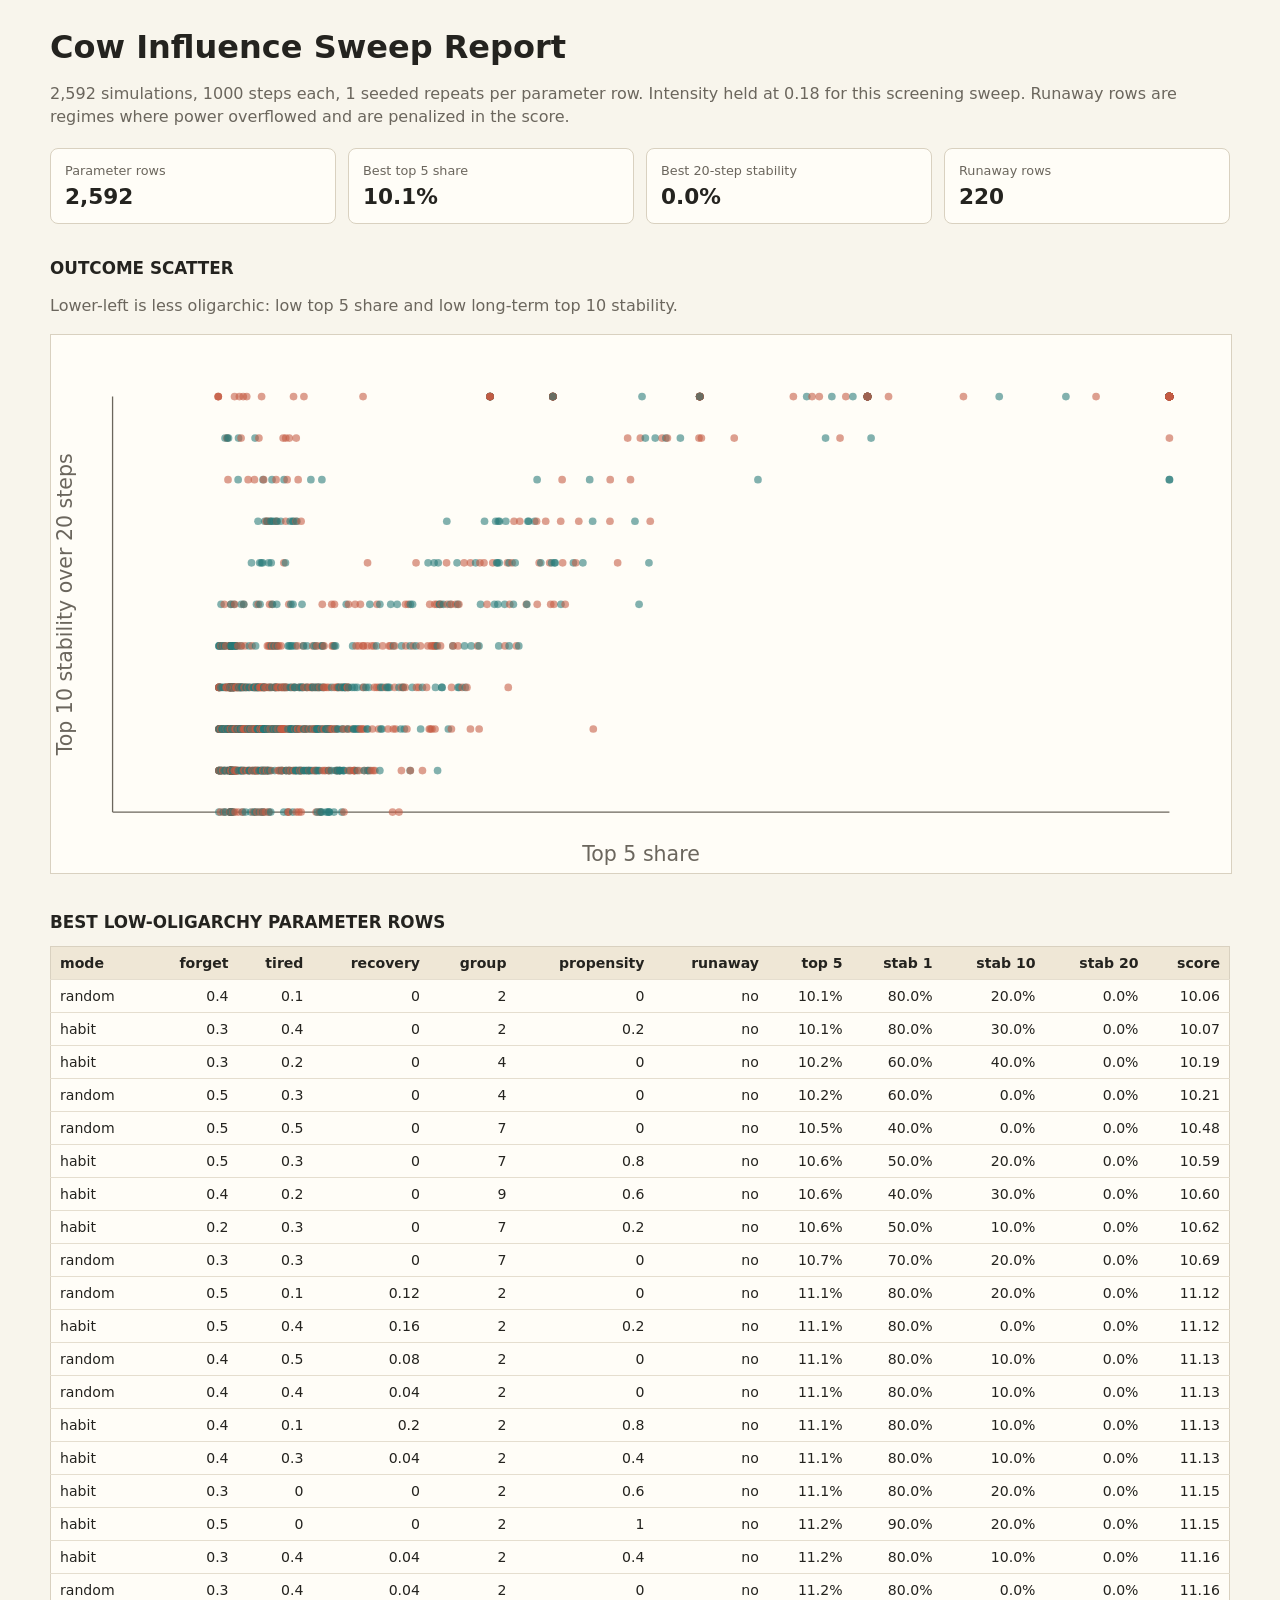
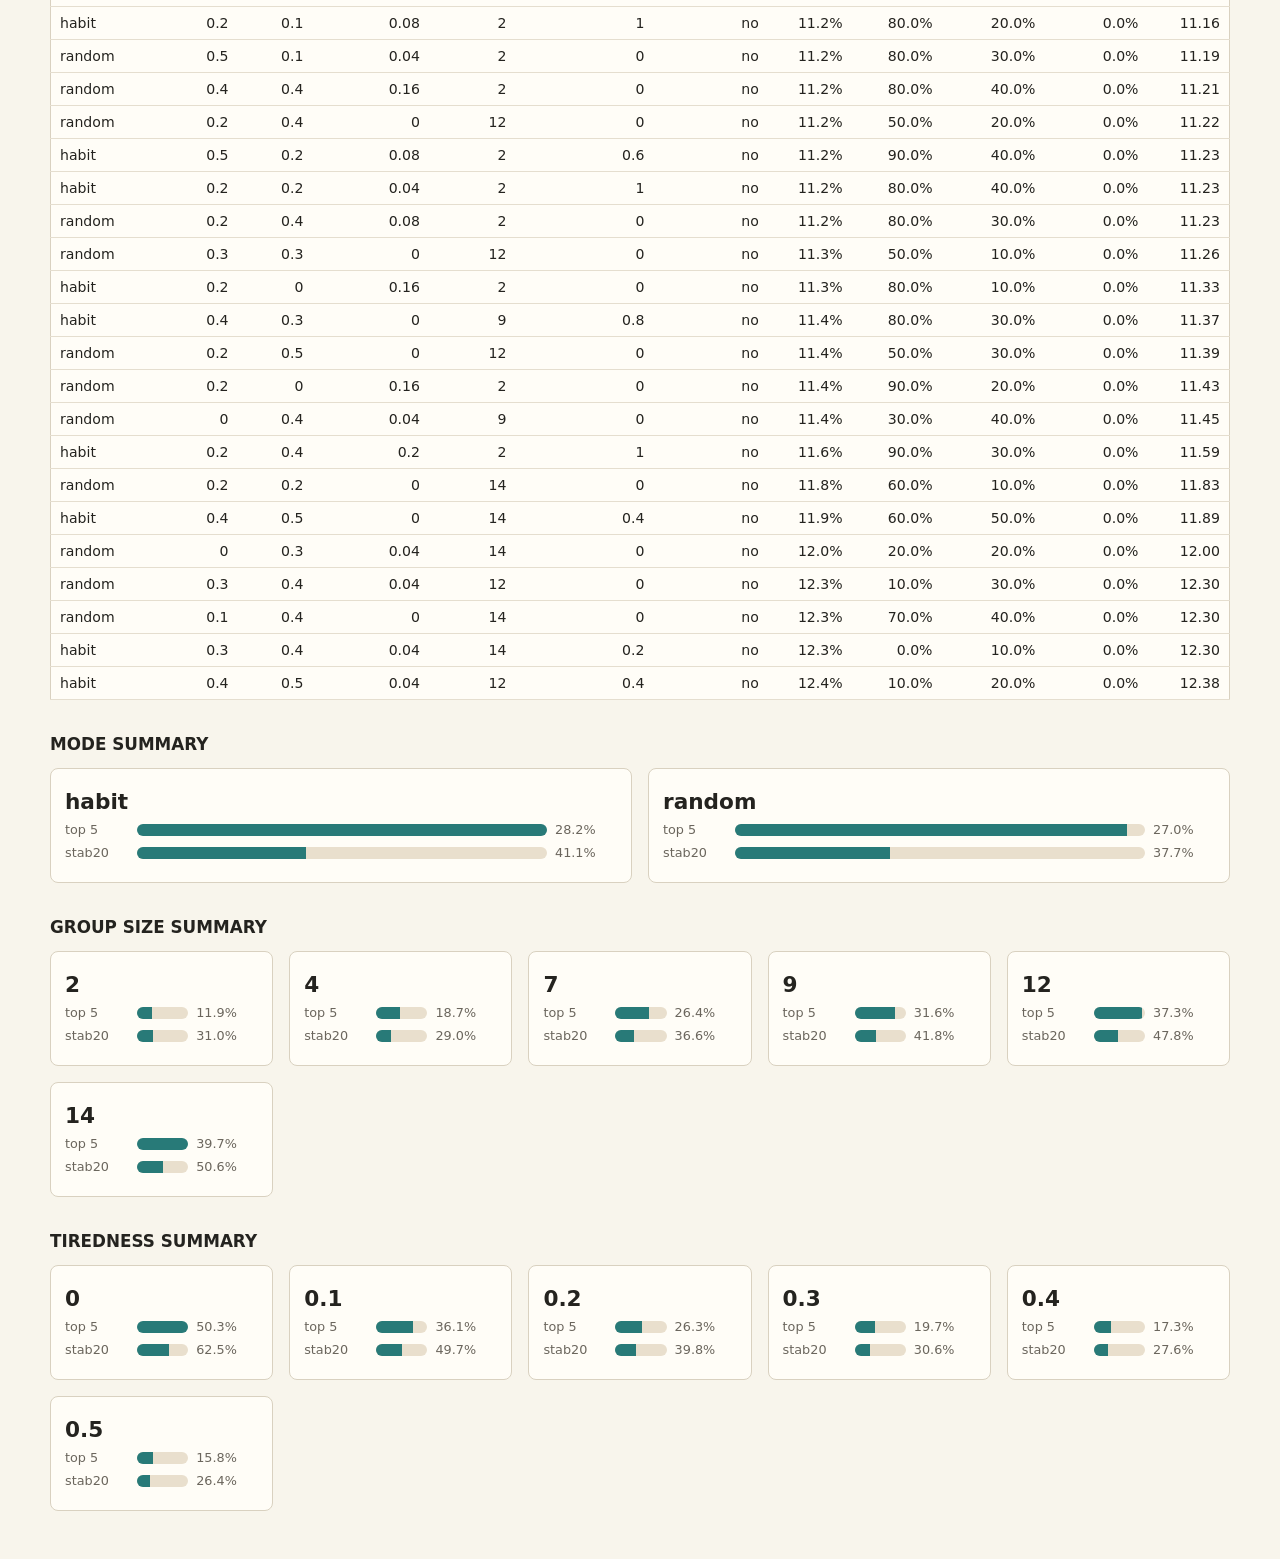
<file: experiments/sweep-report-noactivity-intensity-0-18.html>
<!doctype html>
<html lang="en">
<head>
  <meta charset="utf-8">
  <meta name="viewport" content="width=device-width, initial-scale=1">
  <title>Cow Influence Sweep Report</title>
  <style>
    body { margin: 0; font-family: Inter, system-ui, sans-serif; color: #24231f; background: #f8f5ec; }
    main { width: min(1180px, calc(100% - 32px)); margin: 0 auto; padding: 28px 0 48px; }
    h1 { margin: 0 0 6px; font-size: 2rem; }
    h2 { margin-top: 34px; font-size: 1.05rem; text-transform: uppercase; }
    p { color: #6b665d; line-height: 1.45; }
    table { width: 100%; border-collapse: collapse; background: #fffdf7; border: 1px solid #d9d1c0; }
    th, td { padding: 8px 9px; border-bottom: 1px solid #e5decf; text-align: right; font-size: 0.88rem; }
    th:first-child, td:first-child { text-align: left; }
    th { background: #efe7d6; position: sticky; top: 0; }
    .cards { display: grid; grid-template-columns: repeat(4, minmax(0, 1fr)); gap: 12px; margin: 20px 0; }
    .card { border: 1px solid #d9d1c0; background: #fffdf7; border-radius: 8px; padding: 14px; }
    .card span { display: block; color: #6b665d; font-size: 0.8rem; }
    .card strong { display: block; margin-top: 6px; font-size: 1.35rem; }
    .bars { display: grid; grid-template-columns: repeat(auto-fit, minmax(220px, 1fr)); gap: 16px; }
    .bar-row { display: grid; grid-template-columns: 64px 1fr 62px; gap: 8px; align-items: center; margin: 8px 0; }
    .track { height: 12px; background: #e9dfcd; border-radius: 999px; overflow: hidden; }
    .fill { height: 100%; background: #287a78; }
    svg { width: 100%; height: auto; border: 1px solid #d9d1c0; background: #fffdf7; }
    circle.random { fill: #287a78; opacity: 0.58; }
    circle.habit { fill: #c45c43; opacity: 0.58; }
    @media (max-width: 850px) { .cards { grid-template-columns: 1fr 1fr; } }
  </style>
</head>
<body>
  <main>
    <h1>Cow Influence Sweep Report</h1>
    <p>2,592 simulations, 1000 steps each, 1 seeded repeats per parameter row. Intensity held at 0.18 for this screening sweep. Runaway rows are regimes where power overflowed and are penalized in the score.</p>
    <div class="cards">
      <div class="card"><span>Parameter rows</span><strong>2,592</strong></div>
      <div class="card"><span>Best top 5 share</span><strong>10.1%</strong></div>
      <div class="card"><span>Best 20-step stability</span><strong>0.0%</strong></div>
      <div class="card"><span>Runaway rows</span><strong>220</strong></div>
    </div>

    <h2>Outcome Scatter</h2>
    <p>Lower-left is less oligarchic: low top 5 share and low long-term top 10 stability.</p>
    <svg viewBox="0 0 920 420" role="img" aria-label="Top 5 share versus top 10 stability scatter">
    <line x1="48" y1="372" x2="872" y2="372" stroke="#6b665d"/>
    <line x1="48" y1="48" x2="48" y2="372" stroke="#6b665d"/>
    <text x="460" y="410" text-anchor="middle" fill="#6b665d">Top 5 share</text>
    <text x="16" y="210" text-anchor="middle" fill="#6b665d" transform="rotate(-90 16 210)">Top 10 stability over 20 steps</text>
    <circle class="random" cx="130.9" cy="372.0" r="3"><title>random: top5 10.1%, stab20 0.0%</title></circle><circle class="habit" cx="132.0" cy="372.0" r="3"><title>habit: top5 10.2%, stab20 0.0%</title></circle><circle class="random" cx="134.4" cy="372.0" r="3"><title>random: top5 10.5%, stab20 0.0%</title></circle><circle class="habit" cx="135.3" cy="372.0" r="3"><title>habit: top5 10.6%, stab20 0.0%</title></circle><circle class="random" cx="136.1" cy="372.0" r="3"><title>random: top5 10.7%, stab20 0.0%</title></circle><circle class="habit" cx="139.6" cy="372.0" r="3"><title>habit: top5 11.1%, stab20 0.0%</title></circle><circle class="random" cx="139.7" cy="372.0" r="3"><title>random: top5 11.1%, stab20 0.0%</title></circle><circle class="habit" cx="139.7" cy="372.0" r="3"><title>habit: top5 11.1%, stab20 0.0%</title></circle><circle class="habit" cx="139.9" cy="372.0" r="3"><title>habit: top5 11.2%, stab20 0.0%</title></circle><circle class="random" cx="140.0" cy="372.0" r="3"><title>random: top5 11.2%, stab20 0.0%</title></circle><circle class="random" cx="140.2" cy="372.0" r="3"><title>random: top5 11.2%, stab20 0.0%</title></circle><circle class="random" cx="140.5" cy="372.0" r="3"><title>random: top5 11.2%, stab20 0.0%</title></circle><circle class="habit" cx="140.5" cy="372.0" r="3"><title>habit: top5 11.2%, stab20 0.0%</title></circle><circle class="random" cx="140.8" cy="372.0" r="3"><title>random: top5 11.3%, stab20 0.0%</title></circle><circle class="habit" cx="141.7" cy="372.0" r="3"><title>habit: top5 11.4%, stab20 0.0%</title></circle><circle class="random" cx="142.2" cy="372.0" r="3"><title>random: top5 11.4%, stab20 0.0%</title></circle><circle class="habit" cx="143.5" cy="372.0" r="3"><title>habit: top5 11.6%, stab20 0.0%</title></circle><circle class="habit" cx="146.0" cy="372.0" r="3"><title>habit: top5 11.9%, stab20 0.0%</title></circle><circle class="random" cx="149.3" cy="372.0" r="3"><title>random: top5 12.3%, stab20 0.0%</title></circle><circle class="habit" cx="149.4" cy="372.0" r="3"><title>habit: top5 12.3%, stab20 0.0%</title></circle><circle class="random" cx="151.6" cy="372.0" r="3"><title>random: top5 12.6%, stab20 0.0%</title></circle><circle class="random" cx="155.8" cy="372.0" r="3"><title>random: top5 13.1%, stab20 0.0%</title></circle><circle class="habit" cx="157.5" cy="372.0" r="3"><title>habit: top5 13.3%, stab20 0.0%</title></circle><circle class="random" cx="158.5" cy="372.0" r="3"><title>random: top5 13.4%, stab20 0.0%</title></circle><circle class="random" cx="130.9" cy="339.6" r="3"><title>random: top5 10.1%, stab20 10.0%</title></circle><circle class="habit" cx="130.9" cy="339.6" r="3"><title>habit: top5 10.1%, stab20 10.0%</title></circle><circle class="habit" cx="130.9" cy="339.6" r="3"><title>habit: top5 10.1%, stab20 10.0%</title></circle><circle class="random" cx="131.0" cy="339.6" r="3"><title>random: top5 10.1%, stab20 10.0%</title></circle><circle class="random" cx="159.8" cy="372.0" r="3"><title>random: top5 13.6%, stab20 0.0%</title></circle><circle class="random" cx="131.0" cy="339.6" r="3"><title>random: top5 10.1%, stab20 10.0%</title></circle><circle class="habit" cx="131.1" cy="339.6" r="3"><title>habit: top5 10.1%, stab20 10.0%</title></circle><circle class="habit" cx="160.5" cy="372.0" r="3"><title>habit: top5 13.6%, stab20 0.0%</title></circle><circle class="random" cx="132.2" cy="339.6" r="3"><title>random: top5 10.2%, stab20 10.0%</title></circle><circle class="habit" cx="132.4" cy="339.6" r="3"><title>habit: top5 10.2%, stab20 10.0%</title></circle><circle class="random" cx="132.5" cy="339.6" r="3"><title>random: top5 10.3%, stab20 10.0%</title></circle><circle class="random" cx="132.5" cy="339.6" r="3"><title>random: top5 10.3%, stab20 10.0%</title></circle><circle class="habit" cx="132.6" cy="339.6" r="3"><title>habit: top5 10.3%, stab20 10.0%</title></circle><circle class="random" cx="132.9" cy="339.6" r="3"><title>random: top5 10.3%, stab20 10.0%</title></circle><circle class="random" cx="162.5" cy="372.0" r="3"><title>random: top5 13.9%, stab20 0.0%</title></circle><circle class="habit" cx="133.8" cy="339.6" r="3"><title>habit: top5 10.4%, stab20 10.0%</title></circle><circle class="habit" cx="134.1" cy="339.6" r="3"><title>habit: top5 10.4%, stab20 10.0%</title></circle><circle class="habit" cx="163.4" cy="372.0" r="3"><title>habit: top5 14.0%, stab20 0.0%</title></circle><circle class="random" cx="134.9" cy="339.6" r="3"><title>random: top5 10.5%, stab20 10.0%</title></circle><circle class="random" cx="135.2" cy="339.6" r="3"><title>random: top5 10.6%, stab20 10.0%</title></circle><circle class="habit" cx="135.3" cy="339.6" r="3"><title>habit: top5 10.6%, stab20 10.0%</title></circle><circle class="random" cx="135.6" cy="339.6" r="3"><title>random: top5 10.6%, stab20 10.0%</title></circle><circle class="random" cx="136.1" cy="339.6" r="3"><title>random: top5 10.7%, stab20 10.0%</title></circle><circle class="random" cx="165.1" cy="372.0" r="3"><title>random: top5 14.2%, stab20 0.0%</title></circle><circle class="random" cx="165.2" cy="372.0" r="3"><title>random: top5 14.2%, stab20 0.0%</title></circle><circle class="habit" cx="165.4" cy="372.0" r="3"><title>habit: top5 14.2%, stab20 0.0%</title></circle><circle class="habit" cx="137.3" cy="339.6" r="3"><title>habit: top5 10.8%, stab20 10.0%</title></circle><circle class="random" cx="137.6" cy="339.6" r="3"><title>random: top5 10.9%, stab20 10.0%</title></circle><circle class="habit" cx="137.8" cy="339.6" r="3"><title>habit: top5 10.9%, stab20 10.0%</title></circle><circle class="random" cx="138.2" cy="339.6" r="3"><title>random: top5 10.9%, stab20 10.0%</title></circle><circle class="habit" cx="167.3" cy="372.0" r="3"><title>habit: top5 14.5%, stab20 0.0%</title></circle><circle class="habit" cx="139.1" cy="339.6" r="3"><title>habit: top5 11.1%, stab20 10.0%</title></circle><circle class="random" cx="139.3" cy="339.6" r="3"><title>random: top5 11.1%, stab20 10.0%</title></circle><circle class="habit" cx="139.4" cy="339.6" r="3"><title>habit: top5 11.1%, stab20 10.0%</title></circle><circle class="habit" cx="139.5" cy="339.6" r="3"><title>habit: top5 11.1%, stab20 10.0%</title></circle><circle class="random" cx="139.6" cy="339.6" r="3"><title>random: top5 11.1%, stab20 10.0%</title></circle><circle class="random" cx="139.7" cy="339.6" r="3"><title>random: top5 11.1%, stab20 10.0%</title></circle><circle class="random" cx="139.7" cy="339.6" r="3"><title>random: top5 11.1%, stab20 10.0%</title></circle><circle class="random" cx="139.7" cy="339.6" r="3"><title>random: top5 11.1%, stab20 10.0%</title></circle><circle class="random" cx="139.8" cy="339.6" r="3"><title>random: top5 11.1%, stab20 10.0%</title></circle><circle class="random" cx="139.8" cy="339.6" r="3"><title>random: top5 11.1%, stab20 10.0%</title></circle><circle class="random" cx="139.8" cy="339.6" r="3"><title>random: top5 11.1%, stab20 10.0%</title></circle><circle class="random" cx="139.9" cy="339.6" r="3"><title>random: top5 11.2%, stab20 10.0%</title></circle><circle class="habit" cx="139.9" cy="339.6" r="3"><title>habit: top5 11.2%, stab20 10.0%</title></circle><circle class="random" cx="140.0" cy="339.6" r="3"><title>random: top5 11.2%, stab20 10.0%</title></circle><circle class="random" cx="140.1" cy="339.6" r="3"><title>random: top5 11.2%, stab20 10.0%</title></circle><circle class="random" cx="140.1" cy="339.6" r="3"><title>random: top5 11.2%, stab20 10.0%</title></circle><circle class="random" cx="140.2" cy="339.6" r="3"><title>random: top5 11.2%, stab20 10.0%</title></circle><circle class="random" cx="140.3" cy="339.6" r="3"><title>random: top5 11.2%, stab20 10.0%</title></circle><circle class="habit" cx="140.3" cy="339.6" r="3"><title>habit: top5 11.2%, stab20 10.0%</title></circle><circle class="habit" cx="140.4" cy="339.6" r="3"><title>habit: top5 11.2%, stab20 10.0%</title></circle><circle class="random" cx="140.4" cy="339.6" r="3"><title>random: top5 11.2%, stab20 10.0%</title></circle><circle class="habit" cx="140.5" cy="339.6" r="3"><title>habit: top5 11.2%, stab20 10.0%</title></circle><circle class="random" cx="140.5" cy="339.6" r="3"><title>random: top5 11.2%, stab20 10.0%</title></circle><circle class="habit" cx="140.5" cy="339.6" r="3"><title>habit: top5 11.2%, stab20 10.0%</title></circle><circle class="habit" cx="140.6" cy="339.6" r="3"><title>habit: top5 11.2%, stab20 10.0%</title></circle><circle class="habit" cx="140.7" cy="339.6" r="3"><title>habit: top5 11.2%, stab20 10.0%</title></circle><circle class="random" cx="169.7" cy="372.0" r="3"><title>random: top5 14.8%, stab20 0.0%</title></circle><circle class="random" cx="140.9" cy="339.6" r="3"><title>random: top5 11.3%, stab20 10.0%</title></circle><circle class="habit" cx="141.0" cy="339.6" r="3"><title>habit: top5 11.3%, stab20 10.0%</title></circle><circle class="habit" cx="169.9" cy="372.0" r="3"><title>habit: top5 14.8%, stab20 0.0%</title></circle><circle class="habit" cx="141.2" cy="339.6" r="3"><title>habit: top5 11.3%, stab20 10.0%</title></circle><circle class="habit" cx="141.2" cy="339.6" r="3"><title>habit: top5 11.3%, stab20 10.0%</title></circle><circle class="habit" cx="141.3" cy="339.6" r="3"><title>habit: top5 11.3%, stab20 10.0%</title></circle><circle class="habit" cx="141.3" cy="339.6" r="3"><title>habit: top5 11.3%, stab20 10.0%</title></circle><circle class="habit" cx="141.4" cy="339.6" r="3"><title>habit: top5 11.3%, stab20 10.0%</title></circle><circle class="random" cx="141.5" cy="339.6" r="3"><title>random: top5 11.3%, stab20 10.0%</title></circle><circle class="random" cx="141.6" cy="339.6" r="3"><title>random: top5 11.4%, stab20 10.0%</title></circle><circle class="random" cx="141.7" cy="339.6" r="3"><title>random: top5 11.4%, stab20 10.0%</title></circle><circle class="habit" cx="141.9" cy="339.6" r="3"><title>habit: top5 11.4%, stab20 10.0%</title></circle><circle class="random" cx="142.1" cy="339.6" r="3"><title>random: top5 11.4%, stab20 10.0%</title></circle><circle class="random" cx="142.2" cy="339.6" r="3"><title>random: top5 11.4%, stab20 10.0%</title></circle><circle class="random" cx="142.3" cy="339.6" r="3"><title>random: top5 11.4%, stab20 10.0%</title></circle><circle class="random" cx="171.3" cy="372.0" r="3"><title>random: top5 15.0%, stab20 0.0%</title></circle><circle class="habit" cx="142.8" cy="339.6" r="3"><title>habit: top5 11.5%, stab20 10.0%</title></circle><circle class="habit" cx="143.1" cy="339.6" r="3"><title>habit: top5 11.5%, stab20 10.0%</title></circle><circle class="random" cx="143.1" cy="339.6" r="3"><title>random: top5 11.5%, stab20 10.0%</title></circle><circle class="habit" cx="143.2" cy="339.6" r="3"><title>habit: top5 11.6%, stab20 10.0%</title></circle><circle class="random" cx="143.3" cy="339.6" r="3"><title>random: top5 11.6%, stab20 10.0%</title></circle><circle class="habit" cx="143.4" cy="339.6" r="3"><title>habit: top5 11.6%, stab20 10.0%</title></circle><circle class="habit" cx="143.5" cy="339.6" r="3"><title>habit: top5 11.6%, stab20 10.0%</title></circle><circle class="habit" cx="143.9" cy="339.6" r="3"><title>habit: top5 11.6%, stab20 10.0%</title></circle><circle class="habit" cx="144.2" cy="339.6" r="3"><title>habit: top5 11.7%, stab20 10.0%</title></circle><circle class="random" cx="144.4" cy="339.6" r="3"><title>random: top5 11.7%, stab20 10.0%</title></circle><circle class="habit" cx="144.5" cy="339.6" r="3"><title>habit: top5 11.7%, stab20 10.0%</title></circle><circle class="habit" cx="144.6" cy="339.6" r="3"><title>habit: top5 11.7%, stab20 10.0%</title></circle><circle class="habit" cx="144.8" cy="339.6" r="3"><title>habit: top5 11.8%, stab20 10.0%</title></circle><circle class="habit" cx="145.2" cy="339.6" r="3"><title>habit: top5 11.8%, stab20 10.0%</title></circle><circle class="habit" cx="145.7" cy="339.6" r="3"><title>habit: top5 11.9%, stab20 10.0%</title></circle><circle class="habit" cx="145.9" cy="339.6" r="3"><title>habit: top5 11.9%, stab20 10.0%</title></circle><circle class="random" cx="146.0" cy="339.6" r="3"><title>random: top5 11.9%, stab20 10.0%</title></circle><circle class="random" cx="147.2" cy="339.6" r="3"><title>random: top5 12.0%, stab20 10.0%</title></circle><circle class="habit" cx="147.8" cy="339.6" r="3"><title>habit: top5 12.1%, stab20 10.0%</title></circle><circle class="random" cx="148.0" cy="339.6" r="3"><title>random: top5 12.1%, stab20 10.0%</title></circle><circle class="random" cx="148.3" cy="339.6" r="3"><title>random: top5 12.2%, stab20 10.0%</title></circle><circle class="random" cx="148.8" cy="339.6" r="3"><title>random: top5 12.2%, stab20 10.0%</title></circle><circle class="random" cx="149.1" cy="339.6" r="3"><title>random: top5 12.3%, stab20 10.0%</title></circle><circle class="habit" cx="149.8" cy="339.6" r="3"><title>habit: top5 12.4%, stab20 10.0%</title></circle><circle class="random" cx="149.9" cy="339.6" r="3"><title>random: top5 12.4%, stab20 10.0%</title></circle><circle class="habit" cx="150.5" cy="339.6" r="3"><title>habit: top5 12.4%, stab20 10.0%</title></circle><circle class="habit" cx="150.6" cy="339.6" r="3"><title>habit: top5 12.4%, stab20 10.0%</title></circle><circle class="random" cx="151.6" cy="339.6" r="3"><title>random: top5 12.6%, stab20 10.0%</title></circle><circle class="random" cx="181.5" cy="372.0" r="3"><title>random: top5 16.2%, stab20 0.0%</title></circle><circle class="habit" cx="153.3" cy="339.6" r="3"><title>habit: top5 12.8%, stab20 10.0%</title></circle><circle class="habit" cx="153.4" cy="339.6" r="3"><title>habit: top5 12.8%, stab20 10.0%</title></circle><circle class="habit" cx="154.0" cy="339.6" r="3"><title>habit: top5 12.9%, stab20 10.0%</title></circle><circle class="random" cx="154.5" cy="339.6" r="3"><title>random: top5 12.9%, stab20 10.0%</title></circle><circle class="random" cx="154.8" cy="339.6" r="3"><title>random: top5 13.0%, stab20 10.0%</title></circle><circle class="random" cx="154.9" cy="339.6" r="3"><title>random: top5 13.0%, stab20 10.0%</title></circle><circle class="random" cx="184.5" cy="372.0" r="3"><title>random: top5 16.6%, stab20 0.0%</title></circle><circle class="habit" cx="184.9" cy="372.0" r="3"><title>habit: top5 16.6%, stab20 0.0%</title></circle><circle class="habit" cx="156.4" cy="339.6" r="3"><title>habit: top5 13.2%, stab20 10.0%</title></circle><circle class="habit" cx="185.4" cy="372.0" r="3"><title>habit: top5 16.7%, stab20 0.0%</title></circle><circle class="habit" cx="156.8" cy="339.6" r="3"><title>habit: top5 13.2%, stab20 10.0%</title></circle><circle class="habit" cx="157.3" cy="339.6" r="3"><title>habit: top5 13.3%, stab20 10.0%</title></circle><circle class="random" cx="157.6" cy="339.6" r="3"><title>random: top5 13.3%, stab20 10.0%</title></circle><circle class="habit" cx="158.5" cy="339.6" r="3"><title>habit: top5 13.4%, stab20 10.0%</title></circle><circle class="random" cx="159.0" cy="339.6" r="3"><title>random: top5 13.5%, stab20 10.0%</title></circle><circle class="habit" cx="159.1" cy="339.6" r="3"><title>habit: top5 13.5%, stab20 10.0%</title></circle><circle class="random" cx="159.3" cy="339.6" r="3"><title>random: top5 13.5%, stab20 10.0%</title></circle><circle class="random" cx="188.5" cy="372.0" r="3"><title>random: top5 17.1%, stab20 0.0%</title></circle><circle class="random" cx="130.9" cy="307.2" r="3"><title>random: top5 10.1%, stab20 20.0%</title></circle><circle class="habit" cx="130.9" cy="307.2" r="3"><title>habit: top5 10.1%, stab20 20.0%</title></circle><circle class="habit" cx="130.9" cy="307.2" r="3"><title>habit: top5 10.1%, stab20 20.0%</title></circle><circle class="habit" cx="159.8" cy="339.6" r="3"><title>habit: top5 13.6%, stab20 10.0%</title></circle><circle class="random" cx="131.0" cy="307.2" r="3"><title>random: top5 10.1%, stab20 20.0%</title></circle><circle class="habit" cx="131.0" cy="307.2" r="3"><title>habit: top5 10.1%, stab20 20.0%</title></circle><circle class="random" cx="131.2" cy="307.2" r="3"><title>random: top5 10.1%, stab20 20.0%</title></circle><circle class="random" cx="131.3" cy="307.2" r="3"><title>random: top5 10.1%, stab20 20.0%</title></circle><circle class="random" cx="160.4" cy="339.6" r="3"><title>random: top5 13.6%, stab20 10.0%</title></circle><circle class="habit" cx="160.7" cy="339.6" r="3"><title>habit: top5 13.7%, stab20 10.0%</title></circle><circle class="habit" cx="160.8" cy="339.6" r="3"><title>habit: top5 13.7%, stab20 10.0%</title></circle><circle class="habit" cx="132.0" cy="307.2" r="3"><title>habit: top5 10.2%, stab20 20.0%</title></circle><circle class="random" cx="132.1" cy="307.2" r="3"><title>random: top5 10.2%, stab20 20.0%</title></circle><circle class="habit" cx="132.3" cy="307.2" r="3"><title>habit: top5 10.2%, stab20 20.0%</title></circle><circle class="habit" cx="132.4" cy="307.2" r="3"><title>habit: top5 10.2%, stab20 20.0%</title></circle><circle class="random" cx="132.4" cy="307.2" r="3"><title>random: top5 10.2%, stab20 20.0%</title></circle><circle class="habit" cx="161.4" cy="339.6" r="3"><title>habit: top5 13.8%, stab20 10.0%</title></circle><circle class="habit" cx="132.6" cy="307.2" r="3"><title>habit: top5 10.3%, stab20 20.0%</title></circle><circle class="habit" cx="132.7" cy="307.2" r="3"><title>habit: top5 10.3%, stab20 20.0%</title></circle><circle class="habit" cx="161.7" cy="339.6" r="3"><title>habit: top5 13.8%, stab20 10.0%</title></circle><circle class="habit" cx="133.1" cy="307.2" r="3"><title>habit: top5 10.3%, stab20 20.0%</title></circle><circle class="random" cx="133.2" cy="307.2" r="3"><title>random: top5 10.3%, stab20 20.0%</title></circle><circle class="random" cx="162.1" cy="339.6" r="3"><title>random: top5 13.8%, stab20 10.0%</title></circle><circle class="random" cx="133.4" cy="307.2" r="3"><title>random: top5 10.4%, stab20 20.0%</title></circle><circle class="habit" cx="191.2" cy="372.0" r="3"><title>habit: top5 17.4%, stab20 0.0%</title></circle><circle class="random" cx="133.8" cy="307.2" r="3"><title>random: top5 10.4%, stab20 20.0%</title></circle><circle class="random" cx="163.2" cy="339.6" r="3"><title>random: top5 14.0%, stab20 10.0%</title></circle><circle class="random" cx="134.5" cy="307.2" r="3"><title>random: top5 10.5%, stab20 20.0%</title></circle><circle class="habit" cx="134.6" cy="307.2" r="3"><title>habit: top5 10.5%, stab20 20.0%</title></circle><circle class="random" cx="134.8" cy="307.2" r="3"><title>random: top5 10.5%, stab20 20.0%</title></circle><circle class="random" cx="134.9" cy="307.2" r="3"><title>random: top5 10.5%, stab20 20.0%</title></circle><circle class="random" cx="163.8" cy="339.6" r="3"><title>random: top5 14.1%, stab20 10.0%</title></circle><circle class="random" cx="163.8" cy="339.6" r="3"><title>random: top5 14.1%, stab20 10.0%</title></circle><circle class="habit" cx="193.2" cy="372.0" r="3"><title>habit: top5 17.6%, stab20 0.0%</title></circle><circle class="random" cx="164.5" cy="339.6" r="3"><title>random: top5 14.1%, stab20 10.0%</title></circle><circle class="random" cx="164.7" cy="339.6" r="3"><title>random: top5 14.2%, stab20 10.0%</title></circle><circle class="habit" cx="165.1" cy="339.6" r="3"><title>habit: top5 14.2%, stab20 10.0%</title></circle><circle class="habit" cx="165.2" cy="339.6" r="3"><title>habit: top5 14.2%, stab20 10.0%</title></circle><circle class="random" cx="136.5" cy="307.2" r="3"><title>random: top5 10.7%, stab20 20.0%</title></circle><circle class="habit" cx="136.7" cy="307.2" r="3"><title>habit: top5 10.8%, stab20 20.0%</title></circle><circle class="random" cx="165.6" cy="339.6" r="3"><title>random: top5 14.3%, stab20 10.0%</title></circle><circle class="habit" cx="165.6" cy="339.6" r="3"><title>habit: top5 14.3%, stab20 10.0%</title></circle><circle class="random" cx="137.2" cy="307.2" r="3"><title>random: top5 10.8%, stab20 20.0%</title></circle><circle class="habit" cx="195.0" cy="372.0" r="3"><title>habit: top5 17.8%, stab20 0.0%</title></circle><circle class="random" cx="137.4" cy="307.2" r="3"><title>random: top5 10.8%, stab20 20.0%</title></circle><circle class="random" cx="166.3" cy="339.6" r="3"><title>random: top5 14.4%, stab20 10.0%</title></circle><circle class="random" cx="137.6" cy="307.2" r="3"><title>random: top5 10.9%, stab20 20.0%</title></circle><circle class="random" cx="166.5" cy="339.6" r="3"><title>random: top5 14.4%, stab20 10.0%</title></circle><circle class="random" cx="166.9" cy="339.6" r="3"><title>random: top5 14.4%, stab20 10.0%</title></circle><circle class="habit" cx="167.1" cy="339.6" r="3"><title>habit: top5 14.5%, stab20 10.0%</title></circle><circle class="random" cx="138.4" cy="307.2" r="3"><title>random: top5 11.0%, stab20 20.0%</title></circle><circle class="random" cx="138.5" cy="307.2" r="3"><title>random: top5 11.0%, stab20 20.0%</title></circle><circle class="random" cx="167.5" cy="339.6" r="3"><title>random: top5 14.5%, stab20 10.0%</title></circle><circle class="habit" cx="138.9" cy="307.2" r="3"><title>habit: top5 11.0%, stab20 20.0%</title></circle><circle class="random" cx="139.1" cy="307.2" r="3"><title>random: top5 11.1%, stab20 20.0%</title></circle><circle class="random" cx="139.2" cy="307.2" r="3"><title>random: top5 11.1%, stab20 20.0%</title></circle><circle class="habit" cx="168.2" cy="339.6" r="3"><title>habit: top5 14.6%, stab20 10.0%</title></circle><circle class="habit" cx="139.4" cy="307.2" r="3"><title>habit: top5 11.1%, stab20 20.0%</title></circle><circle class="random" cx="139.4" cy="307.2" r="3"><title>random: top5 11.1%, stab20 20.0%</title></circle><circle class="habit" cx="139.5" cy="307.2" r="3"><title>habit: top5 11.1%, stab20 20.0%</title></circle><circle class="random" cx="139.5" cy="307.2" r="3"><title>random: top5 11.1%, stab20 20.0%</title></circle><circle class="random" cx="139.6" cy="307.2" r="3"><title>random: top5 11.1%, stab20 20.0%</title></circle><circle class="habit" cx="168.5" cy="339.6" r="3"><title>habit: top5 14.6%, stab20 10.0%</title></circle><circle class="habit" cx="168.5" cy="339.6" r="3"><title>habit: top5 14.6%, stab20 10.0%</title></circle><circle class="random" cx="139.8" cy="307.2" r="3"><title>random: top5 11.1%, stab20 20.0%</title></circle><circle class="habit" cx="139.8" cy="307.2" r="3"><title>habit: top5 11.1%, stab20 20.0%</title></circle><circle class="random" cx="139.8" cy="307.2" r="3"><title>random: top5 11.1%, stab20 20.0%</title></circle><circle class="random" cx="139.9" cy="307.2" r="3"><title>random: top5 11.1%, stab20 20.0%</title></circle><circle class="habit" cx="139.9" cy="307.2" r="3"><title>habit: top5 11.2%, stab20 20.0%</title></circle><circle class="habit" cx="168.8" cy="339.6" r="3"><title>habit: top5 14.7%, stab20 10.0%</title></circle><circle class="habit" cx="140.1" cy="307.2" r="3"><title>habit: top5 11.2%, stab20 20.0%</title></circle><circle class="random" cx="140.1" cy="307.2" r="3"><title>random: top5 11.2%, stab20 20.0%</title></circle><circle class="random" cx="140.1" cy="307.2" r="3"><title>random: top5 11.2%, stab20 20.0%</title></circle><circle class="habit" cx="140.2" cy="307.2" r="3"><title>habit: top5 11.2%, stab20 20.0%</title></circle><circle class="habit" cx="140.2" cy="307.2" r="3"><title>habit: top5 11.2%, stab20 20.0%</title></circle><circle class="random" cx="140.2" cy="307.2" r="3"><title>random: top5 11.2%, stab20 20.0%</title></circle><circle class="habit" cx="140.2" cy="307.2" r="3"><title>habit: top5 11.2%, stab20 20.0%</title></circle><circle class="random" cx="169.1" cy="339.6" r="3"><title>random: top5 14.7%, stab20 10.0%</title></circle><circle class="habit" cx="140.3" cy="307.2" r="3"><title>habit: top5 11.2%, stab20 20.0%</title></circle><circle class="habit" cx="140.3" cy="307.2" r="3"><title>habit: top5 11.2%, stab20 20.0%</title></circle><circle class="random" cx="169.2" cy="339.6" r="3"><title>random: top5 14.7%, stab20 10.0%</title></circle><circle class="random" cx="140.4" cy="307.2" r="3"><title>random: top5 11.2%, stab20 20.0%</title></circle><circle class="habit" cx="140.5" cy="307.2" r="3"><title>habit: top5 11.2%, stab20 20.0%</title></circle><circle class="habit" cx="140.5" cy="307.2" r="3"><title>habit: top5 11.2%, stab20 20.0%</title></circle><circle class="habit" cx="140.6" cy="307.2" r="3"><title>habit: top5 11.2%, stab20 20.0%</title></circle><circle class="random" cx="140.7" cy="307.2" r="3"><title>random: top5 11.2%, stab20 20.0%</title></circle><circle class="habit" cx="140.7" cy="307.2" r="3"><title>habit: top5 11.2%, stab20 20.0%</title></circle><circle class="habit" cx="140.7" cy="307.2" r="3"><title>habit: top5 11.2%, stab20 20.0%</title></circle><circle class="habit" cx="140.7" cy="307.2" r="3"><title>habit: top5 11.3%, stab20 20.0%</title></circle><circle class="random" cx="140.8" cy="307.2" r="3"><title>random: top5 11.3%, stab20 20.0%</title></circle><circle class="habit" cx="140.9" cy="307.2" r="3"><title>habit: top5 11.3%, stab20 20.0%</title></circle><circle class="habit" cx="169.8" cy="339.6" r="3"><title>habit: top5 14.8%, stab20 10.0%</title></circle><circle class="random" cx="141.0" cy="307.2" r="3"><title>random: top5 11.3%, stab20 20.0%</title></circle><circle class="random" cx="141.2" cy="307.2" r="3"><title>random: top5 11.3%, stab20 20.0%</title></circle><circle class="random" cx="170.2" cy="339.6" r="3"><title>random: top5 14.8%, stab20 10.0%</title></circle><circle class="habit" cx="141.5" cy="307.2" r="3"><title>habit: top5 11.3%, stab20 20.0%</title></circle><circle class="random" cx="141.5" cy="307.2" r="3"><title>random: top5 11.3%, stab20 20.0%</title></circle><circle class="random" cx="141.6" cy="307.2" r="3"><title>random: top5 11.4%, stab20 20.0%</title></circle><circle class="random" cx="141.7" cy="307.2" r="3"><title>random: top5 11.4%, stab20 20.0%</title></circle><circle class="habit" cx="141.8" cy="307.2" r="3"><title>habit: top5 11.4%, stab20 20.0%</title></circle><circle class="random" cx="141.8" cy="307.2" r="3"><title>random: top5 11.4%, stab20 20.0%</title></circle><circle class="random" cx="141.8" cy="307.2" r="3"><title>random: top5 11.4%, stab20 20.0%</title></circle><circle class="habit" cx="142.0" cy="307.2" r="3"><title>habit: top5 11.4%, stab20 20.0%</title></circle><circle class="habit" cx="142.0" cy="307.2" r="3"><title>habit: top5 11.4%, stab20 20.0%</title></circle><circle class="random" cx="142.1" cy="307.2" r="3"><title>random: top5 11.4%, stab20 20.0%</title></circle><circle class="random" cx="142.2" cy="307.2" r="3"><title>random: top5 11.4%, stab20 20.0%</title></circle><circle class="random" cx="171.1" cy="339.6" r="3"><title>random: top5 14.9%, stab20 10.0%</title></circle><circle class="random" cx="142.3" cy="307.2" r="3"><title>random: top5 11.4%, stab20 20.0%</title></circle><circle class="habit" cx="142.7" cy="307.2" r="3"><title>habit: top5 11.5%, stab20 20.0%</title></circle><circle class="random" cx="142.8" cy="307.2" r="3"><title>random: top5 11.5%, stab20 20.0%</title></circle><circle class="habit" cx="171.9" cy="339.6" r="3"><title>habit: top5 15.0%, stab20 10.0%</title></circle><circle class="habit" cx="143.2" cy="307.2" r="3"><title>habit: top5 11.6%, stab20 20.0%</title></circle><circle class="random" cx="143.3" cy="307.2" r="3"><title>random: top5 11.6%, stab20 20.0%</title></circle><circle class="habit" cx="143.4" cy="307.2" r="3"><title>habit: top5 11.6%, stab20 20.0%</title></circle><circle class="random" cx="143.5" cy="307.2" r="3"><title>random: top5 11.6%, stab20 20.0%</title></circle><circle class="habit" cx="143.6" cy="307.2" r="3"><title>habit: top5 11.6%, stab20 20.0%</title></circle><circle class="random" cx="143.8" cy="307.2" r="3"><title>random: top5 11.6%, stab20 20.0%</title></circle><circle class="habit" cx="143.8" cy="307.2" r="3"><title>habit: top5 11.6%, stab20 20.0%</title></circle><circle class="habit" cx="143.9" cy="307.2" r="3"><title>habit: top5 11.6%, stab20 20.0%</title></circle><circle class="habit" cx="144.8" cy="307.2" r="3"><title>habit: top5 11.8%, stab20 20.0%</title></circle><circle class="habit" cx="144.9" cy="307.2" r="3"><title>habit: top5 11.8%, stab20 20.0%</title></circle><circle class="random" cx="145.1" cy="307.2" r="3"><title>random: top5 11.8%, stab20 20.0%</title></circle><circle class="habit" cx="145.1" cy="307.2" r="3"><title>habit: top5 11.8%, stab20 20.0%</title></circle><circle class="random" cx="145.3" cy="307.2" r="3"><title>random: top5 11.8%, stab20 20.0%</title></circle><circle class="random" cx="145.4" cy="307.2" r="3"><title>random: top5 11.8%, stab20 20.0%</title></circle><circle class="random" cx="174.5" cy="339.6" r="3"><title>random: top5 15.3%, stab20 10.0%</title></circle><circle class="habit" cx="145.7" cy="307.2" r="3"><title>habit: top5 11.9%, stab20 20.0%</title></circle><circle class="habit" cx="145.8" cy="307.2" r="3"><title>habit: top5 11.9%, stab20 20.0%</title></circle><circle class="random" cx="145.9" cy="307.2" r="3"><title>random: top5 11.9%, stab20 20.0%</title></circle><circle class="random" cx="146.0" cy="307.2" r="3"><title>random: top5 11.9%, stab20 20.0%</title></circle><circle class="random" cx="146.2" cy="307.2" r="3"><title>random: top5 11.9%, stab20 20.0%</title></circle><circle class="habit" cx="146.5" cy="307.2" r="3"><title>habit: top5 12.0%, stab20 20.0%</title></circle><circle class="habit" cx="146.6" cy="307.2" r="3"><title>habit: top5 12.0%, stab20 20.0%</title></circle><circle class="random" cx="146.9" cy="307.2" r="3"><title>random: top5 12.0%, stab20 20.0%</title></circle><circle class="habit" cx="147.2" cy="307.2" r="3"><title>habit: top5 12.0%, stab20 20.0%</title></circle><circle class="random" cx="147.5" cy="307.2" r="3"><title>random: top5 12.1%, stab20 20.0%</title></circle><circle class="random" cx="147.8" cy="307.2" r="3"><title>random: top5 12.1%, stab20 20.0%</title></circle><circle class="random" cx="148.0" cy="307.2" r="3"><title>random: top5 12.1%, stab20 20.0%</title></circle><circle class="random" cx="148.2" cy="307.2" r="3"><title>random: top5 12.2%, stab20 20.0%</title></circle><circle class="habit" cx="177.1" cy="339.6" r="3"><title>habit: top5 15.7%, stab20 10.0%</title></circle><circle class="random" cx="148.4" cy="307.2" r="3"><title>random: top5 12.2%, stab20 20.0%</title></circle><circle class="habit" cx="148.6" cy="307.2" r="3"><title>habit: top5 12.2%, stab20 20.0%</title></circle><circle class="habit" cx="177.5" cy="339.6" r="3"><title>habit: top5 15.7%, stab20 10.0%</title></circle><circle class="random" cx="148.7" cy="307.2" r="3"><title>random: top5 12.2%, stab20 20.0%</title></circle><circle class="habit" cx="206.7" cy="372.0" r="3"><title>habit: top5 19.3%, stab20 0.0%</title></circle><circle class="habit" cx="149.3" cy="307.2" r="3"><title>habit: top5 12.3%, stab20 20.0%</title></circle><circle class="random" cx="149.5" cy="307.2" r="3"><title>random: top5 12.3%, stab20 20.0%</title></circle><circle class="random" cx="178.7" cy="339.6" r="3"><title>random: top5 15.9%, stab20 10.0%</title></circle><circle class="habit" cx="149.9" cy="307.2" r="3"><title>habit: top5 12.4%, stab20 20.0%</title></circle><circle class="habit" cx="178.8" cy="339.6" r="3"><title>habit: top5 15.9%, stab20 10.0%</title></circle><circle class="random" cx="207.6" cy="372.0" r="3"><title>random: top5 19.4%, stab20 0.0%</title></circle><circle class="random" cx="150.2" cy="307.2" r="3"><title>random: top5 12.4%, stab20 20.0%</title></circle><circle class="habit" cx="150.4" cy="307.2" r="3"><title>habit: top5 12.4%, stab20 20.0%</title></circle><circle class="habit" cx="150.5" cy="307.2" r="3"><title>habit: top5 12.4%, stab20 20.0%</title></circle><circle class="habit" cx="150.6" cy="307.2" r="3"><title>habit: top5 12.5%, stab20 20.0%</title></circle><circle class="random" cx="179.9" cy="339.6" r="3"><title>random: top5 16.0%, stab20 10.0%</title></circle><circle class="habit" cx="180.0" cy="339.6" r="3"><title>habit: top5 16.0%, stab20 10.0%</title></circle><circle class="random" cx="180.2" cy="339.6" r="3"><title>random: top5 16.0%, stab20 10.0%</title></circle><circle class="habit" cx="180.5" cy="339.6" r="3"><title>habit: top5 16.1%, stab20 10.0%</title></circle><circle class="random" cx="209.5" cy="372.0" r="3"><title>random: top5 19.6%, stab20 0.0%</title></circle><circle class="habit" cx="151.9" cy="307.2" r="3"><title>habit: top5 12.6%, stab20 20.0%</title></circle><circle class="habit" cx="152.0" cy="307.2" r="3"><title>habit: top5 12.6%, stab20 20.0%</title></circle><circle class="habit" cx="209.8" cy="372.0" r="3"><title>habit: top5 19.6%, stab20 0.0%</title></circle><circle class="random" cx="210.3" cy="372.0" r="3"><title>random: top5 19.7%, stab20 0.0%</title></circle><circle class="habit" cx="152.8" cy="307.2" r="3"><title>habit: top5 12.7%, stab20 20.0%</title></circle><circle class="habit" cx="152.9" cy="307.2" r="3"><title>habit: top5 12.7%, stab20 20.0%</title></circle><circle class="random" cx="153.1" cy="307.2" r="3"><title>random: top5 12.8%, stab20 20.0%</title></circle><circle class="random" cx="211.2" cy="372.0" r="3"><title>random: top5 19.8%, stab20 0.0%</title></circle><circle class="random" cx="153.6" cy="307.2" r="3"><title>random: top5 12.8%, stab20 20.0%</title></circle><circle class="habit" cx="154.1" cy="307.2" r="3"><title>habit: top5 12.9%, stab20 20.0%</title></circle><circle class="habit" cx="182.9" cy="339.6" r="3"><title>habit: top5 16.4%, stab20 10.0%</title></circle><circle class="random" cx="183.4" cy="339.6" r="3"><title>random: top5 16.4%, stab20 10.0%</title></circle><circle class="random" cx="183.5" cy="339.6" r="3"><title>random: top5 16.4%, stab20 10.0%</title></circle><circle class="random" cx="155.0" cy="307.2" r="3"><title>random: top5 13.0%, stab20 20.0%</title></circle><circle class="random" cx="155.4" cy="307.2" r="3"><title>random: top5 13.0%, stab20 20.0%</title></circle><circle class="random" cx="155.6" cy="307.2" r="3"><title>random: top5 13.1%, stab20 20.0%</title></circle><circle class="random" cx="155.8" cy="307.2" r="3"><title>random: top5 13.1%, stab20 20.0%</title></circle><circle class="habit" cx="155.9" cy="307.2" r="3"><title>habit: top5 13.1%, stab20 20.0%</title></circle><circle class="habit" cx="185.0" cy="339.6" r="3"><title>habit: top5 16.6%, stab20 10.0%</title></circle><circle class="habit" cx="185.3" cy="339.6" r="3"><title>habit: top5 16.7%, stab20 10.0%</title></circle><circle class="random" cx="185.5" cy="339.6" r="3"><title>random: top5 16.7%, stab20 10.0%</title></circle><circle class="random" cx="214.6" cy="372.0" r="3"><title>random: top5 20.2%, stab20 0.0%</title></circle><circle class="habit" cx="185.9" cy="339.6" r="3"><title>habit: top5 16.7%, stab20 10.0%</title></circle><circle class="random" cx="186.1" cy="339.6" r="3"><title>random: top5 16.8%, stab20 10.0%</title></circle><circle class="random" cx="157.7" cy="307.2" r="3"><title>random: top5 13.3%, stab20 20.0%</title></circle><circle class="habit" cx="157.8" cy="307.2" r="3"><title>habit: top5 13.3%, stab20 20.0%</title></circle><circle class="habit" cx="157.9" cy="307.2" r="3"><title>habit: top5 13.3%, stab20 20.0%</title></circle><circle class="habit" cx="186.9" cy="339.6" r="3"><title>habit: top5 16.9%, stab20 10.0%</title></circle><circle class="random" cx="158.1" cy="307.2" r="3"><title>random: top5 13.4%, stab20 20.0%</title></circle><circle class="random" cx="216.0" cy="372.0" r="3"><title>random: top5 20.4%, stab20 0.0%</title></circle><circle class="habit" cx="158.5" cy="307.2" r="3"><title>habit: top5 13.4%, stab20 20.0%</title></circle><circle class="random" cx="159.1" cy="307.2" r="3"><title>random: top5 13.5%, stab20 20.0%</title></circle><circle class="habit" cx="159.2" cy="307.2" r="3"><title>habit: top5 13.5%, stab20 20.0%</title></circle><circle class="random" cx="216.9" cy="372.0" r="3"><title>random: top5 20.5%, stab20 0.0%</title></circle><circle class="random" cx="217.0" cy="372.0" r="3"><title>random: top5 20.5%, stab20 0.0%</title></circle><circle class="habit" cx="159.4" cy="307.2" r="3"><title>habit: top5 13.5%, stab20 20.0%</title></circle><circle class="habit" cx="159.6" cy="307.2" r="3"><title>habit: top5 13.5%, stab20 20.0%</title></circle><circle class="habit" cx="130.9" cy="274.8" r="3"><title>habit: top5 10.1%, stab20 30.0%</title></circle><circle class="random" cx="130.9" cy="274.8" r="3"><title>random: top5 10.1%, stab20 30.0%</title></circle><circle class="random" cx="130.9" cy="274.8" r="3"><title>random: top5 10.1%, stab20 30.0%</title></circle><circle class="random" cx="188.6" cy="339.6" r="3"><title>random: top5 17.1%, stab20 10.0%</title></circle><circle class="habit" cx="131.0" cy="274.8" r="3"><title>habit: top5 10.1%, stab20 30.0%</title></circle><circle class="habit" cx="131.1" cy="274.8" r="3"><title>habit: top5 10.1%, stab20 30.0%</title></circle><circle class="habit" cx="131.2" cy="274.8" r="3"><title>habit: top5 10.1%, stab20 30.0%</title></circle><circle class="habit" cx="160.3" cy="307.2" r="3"><title>habit: top5 13.6%, stab20 20.0%</title></circle><circle class="habit" cx="189.3" cy="339.6" r="3"><title>habit: top5 17.1%, stab20 10.0%</title></circle><circle class="random" cx="160.7" cy="307.2" r="3"><title>random: top5 13.7%, stab20 20.0%</title></circle><circle class="habit" cx="189.7" cy="339.6" r="3"><title>habit: top5 17.2%, stab20 10.0%</title></circle><circle class="habit" cx="132.1" cy="274.8" r="3"><title>habit: top5 10.2%, stab20 30.0%</title></circle><circle class="habit" cx="161.1" cy="307.2" r="3"><title>habit: top5 13.7%, stab20 20.0%</title></circle><circle class="random" cx="161.1" cy="307.2" r="3"><title>random: top5 13.7%, stab20 20.0%</title></circle><circle class="random" cx="132.4" cy="274.8" r="3"><title>random: top5 10.2%, stab20 30.0%</title></circle><circle class="random" cx="161.3" cy="307.2" r="3"><title>random: top5 13.7%, stab20 20.0%</title></circle><circle class="random" cx="161.4" cy="307.2" r="3"><title>random: top5 13.8%, stab20 20.0%</title></circle><circle class="random" cx="161.5" cy="307.2" r="3"><title>random: top5 13.8%, stab20 20.0%</title></circle><circle class="random" cx="190.6" cy="339.6" r="3"><title>random: top5 17.3%, stab20 10.0%</title></circle><circle class="random" cx="191.0" cy="339.6" r="3"><title>random: top5 17.4%, stab20 10.0%</title></circle><circle class="random" cx="191.1" cy="339.6" r="3"><title>random: top5 17.4%, stab20 10.0%</title></circle><circle class="random" cx="162.5" cy="307.2" r="3"><title>random: top5 13.9%, stab20 20.0%</title></circle><circle class="random" cx="133.9" cy="274.8" r="3"><title>random: top5 10.4%, stab20 30.0%</title></circle><circle class="random" cx="220.6" cy="372.0" r="3"><title>random: top5 20.9%, stab20 0.0%</title></circle><circle class="habit" cx="163.0" cy="307.2" r="3"><title>habit: top5 14.0%, stab20 20.0%</title></circle><circle class="random" cx="192.0" cy="339.6" r="3"><title>random: top5 17.5%, stab20 10.0%</title></circle><circle class="habit" cx="163.3" cy="307.2" r="3"><title>habit: top5 14.0%, stab20 20.0%</title></circle><circle class="habit" cx="163.5" cy="307.2" r="3"><title>habit: top5 14.0%, stab20 20.0%</title></circle><circle class="habit" cx="163.8" cy="307.2" r="3"><title>habit: top5 14.1%, stab20 20.0%</title></circle><circle class="random" cx="163.9" cy="307.2" r="3"><title>random: top5 14.1%, stab20 20.0%</title></circle><circle class="habit" cx="164.1" cy="307.2" r="3"><title>habit: top5 14.1%, stab20 20.0%</title></circle><circle class="random" cx="193.0" cy="339.6" r="3"><title>random: top5 17.6%, stab20 10.0%</title></circle><circle class="random" cx="135.3" cy="274.8" r="3"><title>random: top5 10.6%, stab20 30.0%</title></circle><circle class="random" cx="164.1" cy="307.2" r="3"><title>random: top5 14.1%, stab20 20.0%</title></circle><circle class="random" cx="164.4" cy="307.2" r="3"><title>random: top5 14.1%, stab20 20.0%</title></circle><circle class="habit" cx="164.5" cy="307.2" r="3"><title>habit: top5 14.1%, stab20 20.0%</title></circle><circle class="random" cx="193.4" cy="339.6" r="3"><title>random: top5 17.6%, stab20 10.0%</title></circle><circle class="habit" cx="164.6" cy="307.2" r="3"><title>habit: top5 14.1%, stab20 20.0%</title></circle><circle class="habit" cx="164.8" cy="307.2" r="3"><title>habit: top5 14.2%, stab20 20.0%</title></circle><circle class="habit" cx="164.9" cy="307.2" r="3"><title>habit: top5 14.2%, stab20 20.0%</title></circle><circle class="habit" cx="193.9" cy="339.6" r="3"><title>habit: top5 17.7%, stab20 10.0%</title></circle><circle class="random" cx="136.3" cy="274.8" r="3"><title>random: top5 10.7%, stab20 30.0%</title></circle><circle class="habit" cx="136.4" cy="274.8" r="3"><title>habit: top5 10.7%, stab20 30.0%</title></circle><circle class="habit" cx="165.3" cy="307.2" r="3"><title>habit: top5 14.2%, stab20 20.0%</title></circle><circle class="random" cx="194.2" cy="339.6" r="3"><title>random: top5 17.7%, stab20 10.0%</title></circle><circle class="habit" cx="194.4" cy="339.6" r="3"><title>habit: top5 17.8%, stab20 10.0%</title></circle><circle class="random" cx="165.6" cy="307.2" r="3"><title>random: top5 14.3%, stab20 20.0%</title></circle><circle class="random" cx="165.7" cy="307.2" r="3"><title>random: top5 14.3%, stab20 20.0%</title></circle><circle class="random" cx="165.9" cy="307.2" r="3"><title>random: top5 14.3%, stab20 20.0%</title></circle><circle class="habit" cx="137.1" cy="274.8" r="3"><title>habit: top5 10.8%, stab20 30.0%</title></circle><circle class="habit" cx="137.2" cy="274.8" r="3"><title>habit: top5 10.8%, stab20 30.0%</title></circle><circle class="random" cx="195.0" cy="339.6" r="3"><title>random: top5 17.8%, stab20 10.0%</title></circle><circle class="random" cx="195.1" cy="339.6" r="3"><title>random: top5 17.9%, stab20 10.0%</title></circle><circle class="random" cx="166.4" cy="307.2" r="3"><title>random: top5 14.4%, stab20 20.0%</title></circle><circle class="random" cx="166.6" cy="307.2" r="3"><title>random: top5 14.4%, stab20 20.0%</title></circle><circle class="random" cx="166.7" cy="307.2" r="3"><title>random: top5 14.4%, stab20 20.0%</title></circle><circle class="random" cx="166.8" cy="307.2" r="3"><title>random: top5 14.4%, stab20 20.0%</title></circle><circle class="habit" cx="195.7" cy="339.6" r="3"><title>habit: top5 17.9%, stab20 10.0%</title></circle><circle class="random" cx="167.1" cy="307.2" r="3"><title>random: top5 14.5%, stab20 20.0%</title></circle><circle class="random" cx="138.4" cy="274.8" r="3"><title>random: top5 11.0%, stab20 30.0%</title></circle><circle class="random" cx="167.3" cy="307.2" r="3"><title>random: top5 14.5%, stab20 20.0%</title></circle><circle class="habit" cx="138.7" cy="274.8" r="3"><title>habit: top5 11.0%, stab20 30.0%</title></circle><circle class="habit" cx="138.8" cy="274.8" r="3"><title>habit: top5 11.0%, stab20 30.0%</title></circle><circle class="habit" cx="138.8" cy="274.8" r="3"><title>habit: top5 11.0%, stab20 30.0%</title></circle><circle class="habit" cx="139.4" cy="274.8" r="3"><title>habit: top5 11.1%, stab20 30.0%</title></circle><circle class="habit" cx="139.4" cy="274.8" r="3"><title>habit: top5 11.1%, stab20 30.0%</title></circle><circle class="random" cx="197.1" cy="339.6" r="3"><title>random: top5 18.1%, stab20 10.0%</title></circle><circle class="random" cx="139.5" cy="274.8" r="3"><title>random: top5 11.1%, stab20 30.0%</title></circle><circle class="random" cx="197.3" cy="339.6" r="3"><title>random: top5 18.1%, stab20 10.0%</title></circle><circle class="habit" cx="139.7" cy="274.8" r="3"><title>habit: top5 11.1%, stab20 30.0%</title></circle><circle class="habit" cx="139.7" cy="274.8" r="3"><title>habit: top5 11.1%, stab20 30.0%</title></circle><circle class="random" cx="139.7" cy="274.8" r="3"><title>random: top5 11.1%, stab20 30.0%</title></circle><circle class="habit" cx="139.7" cy="274.8" r="3"><title>habit: top5 11.1%, stab20 30.0%</title></circle><circle class="random" cx="139.8" cy="274.8" r="3"><title>random: top5 11.1%, stab20 30.0%</title></circle><circle class="habit" cx="139.8" cy="274.8" r="3"><title>habit: top5 11.1%, stab20 30.0%</title></circle><circle class="random" cx="168.7" cy="307.2" r="3"><title>random: top5 14.7%, stab20 20.0%</title></circle><circle class="random" cx="168.8" cy="307.2" r="3"><title>random: top5 14.7%, stab20 20.0%</title></circle><circle class="random" cx="140.0" cy="274.8" r="3"><title>random: top5 11.2%, stab20 30.0%</title></circle><circle class="habit" cx="168.9" cy="307.2" r="3"><title>habit: top5 14.7%, stab20 20.0%</title></circle><circle class="random" cx="140.1" cy="274.8" r="3"><title>random: top5 11.2%, stab20 30.0%</title></circle><circle class="habit" cx="140.1" cy="274.8" r="3"><title>habit: top5 11.2%, stab20 30.0%</title></circle><circle class="random" cx="140.2" cy="274.8" r="3"><title>random: top5 11.2%, stab20 30.0%</title></circle><circle class="random" cx="226.8" cy="372.0" r="3"><title>random: top5 21.7%, stab20 0.0%</title></circle><circle class="habit" cx="140.4" cy="274.8" r="3"><title>habit: top5 11.2%, stab20 30.0%</title></circle><circle class="random" cx="169.3" cy="307.2" r="3"><title>random: top5 14.7%, stab20 20.0%</title></circle><circle class="habit" cx="140.5" cy="274.8" r="3"><title>habit: top5 11.2%, stab20 30.0%</title></circle><circle class="random" cx="140.7" cy="274.8" r="3"><title>random: top5 11.2%, stab20 30.0%</title></circle><circle class="habit" cx="140.9" cy="274.8" r="3"><title>habit: top5 11.3%, stab20 30.0%</title></circle><circle class="random" cx="141.0" cy="274.8" r="3"><title>random: top5 11.3%, stab20 30.0%</title></circle><circle class="random" cx="169.9" cy="307.2" r="3"><title>random: top5 14.8%, stab20 20.0%</title></circle><circle class="random" cx="198.9" cy="339.6" r="3"><title>random: top5 18.3%, stab20 10.0%</title></circle><circle class="habit" cx="141.3" cy="274.8" r="3"><title>habit: top5 11.3%, stab20 30.0%</title></circle><circle class="random" cx="199.2" cy="339.6" r="3"><title>random: top5 18.3%, stab20 10.0%</title></circle><circle class="random" cx="141.5" cy="274.8" r="3"><title>random: top5 11.4%, stab20 30.0%</title></circle><circle class="random" cx="141.6" cy="274.8" r="3"><title>random: top5 11.4%, stab20 30.0%</title></circle><circle class="habit" cx="141.9" cy="274.8" r="3"><title>habit: top5 11.4%, stab20 30.0%</title></circle><circle class="habit" cx="228.4" cy="372.0" r="3"><title>habit: top5 21.9%, stab20 0.0%</title></circle><circle class="habit" cx="170.8" cy="307.2" r="3"><title>habit: top5 14.9%, stab20 20.0%</title></circle><circle class="habit" cx="142.0" cy="274.8" r="3"><title>habit: top5 11.4%, stab20 30.0%</title></circle><circle class="habit" cx="142.0" cy="274.8" r="3"><title>habit: top5 11.4%, stab20 30.0%</title></circle><circle class="habit" cx="142.1" cy="274.8" r="3"><title>habit: top5 11.4%, stab20 30.0%</title></circle><circle class="random" cx="142.2" cy="274.8" r="3"><title>random: top5 11.4%, stab20 30.0%</title></circle><circle class="habit" cx="142.2" cy="274.8" r="3"><title>habit: top5 11.4%, stab20 30.0%</title></circle><circle class="random" cx="142.2" cy="274.8" r="3"><title>random: top5 11.4%, stab20 30.0%</title></circle><circle class="random" cx="142.4" cy="274.8" r="3"><title>random: top5 11.5%, stab20 30.0%</title></circle><circle class="random" cx="142.4" cy="274.8" r="3"><title>random: top5 11.5%, stab20 30.0%</title></circle><circle class="habit" cx="142.5" cy="274.8" r="3"><title>habit: top5 11.5%, stab20 30.0%</title></circle><circle class="random" cx="200.5" cy="339.6" r="3"><title>random: top5 18.5%, stab20 10.0%</title></circle><circle class="habit" cx="142.9" cy="274.8" r="3"><title>habit: top5 11.5%, stab20 30.0%</title></circle><circle class="habit" cx="171.8" cy="307.2" r="3"><title>habit: top5 15.0%, stab20 20.0%</title></circle><circle class="random" cx="171.8" cy="307.2" r="3"><title>random: top5 15.0%, stab20 20.0%</title></circle><circle class="random" cx="200.8" cy="339.6" r="3"><title>random: top5 18.5%, stab20 10.0%</title></circle><circle class="random" cx="143.3" cy="274.8" r="3"><title>random: top5 11.6%, stab20 30.0%</title></circle><circle class="habit" cx="201.1" cy="339.6" r="3"><title>habit: top5 18.6%, stab20 10.0%</title></circle><circle class="habit" cx="172.4" cy="307.2" r="3"><title>habit: top5 15.1%, stab20 20.0%</title></circle><circle class="random" cx="201.6" cy="339.6" r="3"><title>random: top5 18.6%, stab20 10.0%</title></circle><circle class="random" cx="172.9" cy="307.2" r="3"><title>random: top5 15.2%, stab20 20.0%</title></circle><circle class="habit" cx="144.0" cy="274.8" r="3"><title>habit: top5 11.7%, stab20 30.0%</title></circle><circle class="habit" cx="173.0" cy="307.2" r="3"><title>habit: top5 15.2%, stab20 20.0%</title></circle><circle class="random" cx="173.0" cy="307.2" r="3"><title>random: top5 15.2%, stab20 20.0%</title></circle><circle class="habit" cx="144.5" cy="274.8" r="3"><title>habit: top5 11.7%, stab20 30.0%</title></circle><circle class="habit" cx="144.6" cy="274.8" r="3"><title>habit: top5 11.7%, stab20 30.0%</title></circle><circle class="random" cx="173.5" cy="307.2" r="3"><title>random: top5 15.2%, stab20 20.0%</title></circle><circle class="random" cx="202.6" cy="339.6" r="3"><title>random: top5 18.8%, stab20 10.0%</title></circle><circle class="habit" cx="145.1" cy="274.8" r="3"><title>habit: top5 11.8%, stab20 30.0%</title></circle><circle class="habit" cx="174.4" cy="307.2" r="3"><title>habit: top5 15.3%, stab20 20.0%</title></circle><circle class="random" cx="145.6" cy="274.8" r="3"><title>random: top5 11.8%, stab20 30.0%</title></circle><circle class="habit" cx="145.7" cy="274.8" r="3"><title>habit: top5 11.9%, stab20 30.0%</title></circle><circle class="habit" cx="145.9" cy="274.8" r="3"><title>habit: top5 11.9%, stab20 30.0%</title></circle><circle class="random" cx="174.8" cy="307.2" r="3"><title>random: top5 15.4%, stab20 20.0%</title></circle><circle class="random" cx="203.8" cy="339.6" r="3"><title>random: top5 18.9%, stab20 10.0%</title></circle><circle class="random" cx="146.4" cy="274.8" r="3"><title>random: top5 11.9%, stab20 30.0%</title></circle><circle class="random" cx="175.7" cy="307.2" r="3"><title>random: top5 15.5%, stab20 20.0%</title></circle><circle class="random" cx="175.7" cy="307.2" r="3"><title>random: top5 15.5%, stab20 20.0%</title></circle><circle class="random" cx="147.1" cy="274.8" r="3"><title>random: top5 12.0%, stab20 30.0%</title></circle><circle class="random" cx="147.3" cy="274.8" r="3"><title>random: top5 12.1%, stab20 30.0%</title></circle><circle class="habit" cx="147.3" cy="274.8" r="3"><title>habit: top5 12.1%, stab20 30.0%</title></circle><circle class="habit" cx="205.2" cy="339.6" r="3"><title>habit: top5 19.1%, stab20 10.0%</title></circle><circle class="random" cx="176.4" cy="307.2" r="3"><title>random: top5 15.6%, stab20 20.0%</title></circle><circle class="habit" cx="176.4" cy="307.2" r="3"><title>habit: top5 15.6%, stab20 20.0%</title></circle><circle class="habit" cx="147.7" cy="274.8" r="3"><title>habit: top5 12.1%, stab20 30.0%</title></circle><circle class="habit" cx="205.6" cy="339.6" r="3"><title>habit: top5 19.1%, stab20 10.0%</title></circle><circle class="random" cx="148.0" cy="274.8" r="3"><title>random: top5 12.1%, stab20 30.0%</title></circle><circle class="random" cx="176.9" cy="307.2" r="3"><title>random: top5 15.6%, stab20 20.0%</title></circle><circle class="habit" cx="177.2" cy="307.2" r="3"><title>habit: top5 15.7%, stab20 20.0%</title></circle><circle class="habit" cx="148.5" cy="274.8" r="3"><title>habit: top5 12.2%, stab20 30.0%</title></circle><circle class="random" cx="148.5" cy="274.8" r="3"><title>random: top5 12.2%, stab20 30.0%</title></circle><circle class="random" cx="206.5" cy="339.6" r="3"><title>random: top5 19.2%, stab20 10.0%</title></circle><circle class="habit" cx="206.7" cy="339.6" r="3"><title>habit: top5 19.3%, stab20 10.0%</title></circle><circle class="random" cx="149.1" cy="274.8" r="3"><title>random: top5 12.3%, stab20 30.0%</title></circle><circle class="random" cx="178.0" cy="307.2" r="3"><title>random: top5 15.8%, stab20 20.0%</title></circle><circle class="random" cx="149.4" cy="274.8" r="3"><title>random: top5 12.3%, stab20 30.0%</title></circle><circle class="random" cx="207.5" cy="339.6" r="3"><title>random: top5 19.4%, stab20 10.0%</title></circle><circle class="habit" cx="179.0" cy="307.2" r="3"><title>habit: top5 15.9%, stab20 20.0%</title></circle><circle class="random" cx="179.0" cy="307.2" r="3"><title>random: top5 15.9%, stab20 20.0%</title></circle><circle class="random" cx="150.3" cy="274.8" r="3"><title>random: top5 12.4%, stab20 30.0%</title></circle><circle class="habit" cx="150.4" cy="274.8" r="3"><title>habit: top5 12.4%, stab20 30.0%</title></circle><circle class="habit" cx="179.3" cy="307.2" r="3"><title>habit: top5 15.9%, stab20 20.0%</title></circle><circle class="habit" cx="179.4" cy="307.2" r="3"><title>habit: top5 15.9%, stab20 20.0%</title></circle><circle class="random" cx="208.6" cy="339.6" r="3"><title>random: top5 19.5%, stab20 10.0%</title></circle><circle class="habit" cx="180.1" cy="307.2" r="3"><title>habit: top5 16.0%, stab20 20.0%</title></circle><circle class="habit" cx="180.2" cy="307.2" r="3"><title>habit: top5 16.0%, stab20 20.0%</title></circle><circle class="habit" cx="151.6" cy="274.8" r="3"><title>habit: top5 12.6%, stab20 30.0%</title></circle><circle class="random" cx="209.5" cy="339.6" r="3"><title>random: top5 19.6%, stab20 10.0%</title></circle><circle class="random" cx="152.0" cy="274.8" r="3"><title>random: top5 12.6%, stab20 30.0%</title></circle><circle class="habit" cx="180.9" cy="307.2" r="3"><title>habit: top5 16.1%, stab20 20.0%</title></circle><circle class="random" cx="152.2" cy="274.8" r="3"><title>random: top5 12.6%, stab20 30.0%</title></circle><circle class="habit" cx="181.1" cy="307.2" r="3"><title>habit: top5 16.2%, stab20 20.0%</title></circle><circle class="habit" cx="181.4" cy="307.2" r="3"><title>habit: top5 16.2%, stab20 20.0%</title></circle><circle class="habit" cx="181.7" cy="307.2" r="3"><title>habit: top5 16.2%, stab20 20.0%</title></circle><circle class="habit" cx="182.0" cy="307.2" r="3"><title>habit: top5 16.3%, stab20 20.0%</title></circle><circle class="habit" cx="153.5" cy="274.8" r="3"><title>habit: top5 12.8%, stab20 30.0%</title></circle><circle class="habit" cx="211.7" cy="339.6" r="3"><title>habit: top5 19.9%, stab20 10.0%</title></circle><circle class="habit" cx="183.0" cy="307.2" r="3"><title>habit: top5 16.4%, stab20 20.0%</title></circle><circle class="random" cx="154.5" cy="274.8" r="3"><title>random: top5 12.9%, stab20 30.0%</title></circle><circle class="random" cx="154.7" cy="274.8" r="3"><title>random: top5 13.0%, stab20 30.0%</title></circle><circle class="habit" cx="213.1" cy="339.6" r="3"><title>habit: top5 20.0%, stab20 10.0%</title></circle><circle class="habit" cx="184.6" cy="307.2" r="3"><title>habit: top5 16.6%, stab20 20.0%</title></circle><circle class="random" cx="184.7" cy="307.2" r="3"><title>random: top5 16.6%, stab20 20.0%</title></circle><circle class="habit" cx="214.1" cy="339.6" r="3"><title>habit: top5 20.2%, stab20 10.0%</title></circle><circle class="habit" cx="156.7" cy="274.8" r="3"><title>habit: top5 13.2%, stab20 30.0%</title></circle><circle class="random" cx="186.0" cy="307.2" r="3"><title>random: top5 16.7%, stab20 20.0%</title></circle><circle class="habit" cx="186.2" cy="307.2" r="3"><title>habit: top5 16.8%, stab20 20.0%</title></circle><circle class="habit" cx="186.5" cy="307.2" r="3"><title>habit: top5 16.8%, stab20 20.0%</title></circle><circle class="random" cx="186.6" cy="307.2" r="3"><title>random: top5 16.8%, stab20 20.0%</title></circle><circle class="random" cx="157.8" cy="274.8" r="3"><title>random: top5 13.3%, stab20 30.0%</title></circle><circle class="random" cx="186.9" cy="307.2" r="3"><title>random: top5 16.9%, stab20 20.0%</title></circle><circle class="random" cx="158.3" cy="274.8" r="3"><title>random: top5 13.4%, stab20 30.0%</title></circle><circle class="random" cx="187.4" cy="307.2" r="3"><title>random: top5 16.9%, stab20 20.0%</title></circle><circle class="habit" cx="216.3" cy="339.6" r="3"><title>habit: top5 20.4%, stab20 10.0%</title></circle><circle class="random" cx="216.4" cy="339.6" r="3"><title>random: top5 20.4%, stab20 10.0%</title></circle><circle class="random" cx="158.7" cy="274.8" r="3"><title>random: top5 13.4%, stab20 30.0%</title></circle><circle class="random" cx="187.7" cy="307.2" r="3"><title>random: top5 16.9%, stab20 20.0%</title></circle><circle class="random" cx="159.3" cy="274.8" r="3"><title>random: top5 13.5%, stab20 30.0%</title></circle><circle class="habit" cx="217.2" cy="339.6" r="3"><title>habit: top5 20.5%, stab20 10.0%</title></circle><circle class="random" cx="188.5" cy="307.2" r="3"><title>random: top5 17.0%, stab20 20.0%</title></circle><circle class="random" cx="130.9" cy="242.4" r="3"><title>random: top5 10.1%, stab20 40.0%</title></circle><circle class="habit" cx="159.8" cy="274.8" r="3"><title>habit: top5 13.6%, stab20 30.0%</title></circle><circle class="random" cx="131.1" cy="242.4" r="3"><title>random: top5 10.1%, stab20 40.0%</title></circle><circle class="habit" cx="160.0" cy="274.8" r="3"><title>habit: top5 13.6%, stab20 30.0%</title></circle><circle class="random" cx="131.2" cy="242.4" r="3"><title>random: top5 10.1%, stab20 40.0%</title></circle><circle class="random" cx="160.5" cy="274.8" r="3"><title>random: top5 13.7%, stab20 30.0%</title></circle><circle class="habit" cx="160.8" cy="274.8" r="3"><title>habit: top5 13.7%, stab20 30.0%</title></circle><circle class="random" cx="218.6" cy="339.6" r="3"><title>random: top5 20.7%, stab20 10.0%</title></circle><circle class="random" cx="132.2" cy="242.4" r="3"><title>random: top5 10.2%, stab20 40.0%</title></circle><circle class="random" cx="161.1" cy="274.8" r="3"><title>random: top5 13.7%, stab20 30.0%</title></circle><circle class="random" cx="161.2" cy="274.8" r="3"><title>random: top5 13.7%, stab20 30.0%</title></circle><circle class="random" cx="190.1" cy="307.2" r="3"><title>random: top5 17.2%, stab20 20.0%</title></circle><circle class="habit" cx="132.4" cy="242.4" r="3"><title>habit: top5 10.2%, stab20 40.0%</title></circle><circle class="habit" cx="190.2" cy="307.2" r="3"><title>habit: top5 17.3%, stab20 20.0%</title></circle><circle class="random" cx="161.9" cy="274.8" r="3"><title>random: top5 13.8%, stab20 30.0%</title></circle><circle class="random" cx="190.8" cy="307.2" r="3"><title>random: top5 17.3%, stab20 20.0%</title></circle><circle class="random" cx="162.1" cy="274.8" r="3"><title>random: top5 13.9%, stab20 30.0%</title></circle><circle class="random" cx="133.4" cy="242.4" r="3"><title>random: top5 10.4%, stab20 40.0%</title></circle><circle class="random" cx="191.4" cy="307.2" r="3"><title>random: top5 17.4%, stab20 20.0%</title></circle><circle class="habit" cx="162.6" cy="274.8" r="3"><title>habit: top5 13.9%, stab20 30.0%</title></circle><circle class="random" cx="191.6" cy="307.2" r="3"><title>random: top5 17.4%, stab20 20.0%</title></circle><circle class="habit" cx="163.0" cy="274.8" r="3"><title>habit: top5 14.0%, stab20 30.0%</title></circle><circle class="random" cx="191.9" cy="307.2" r="3"><title>random: top5 17.5%, stab20 20.0%</title></circle><circle class="habit" cx="192.2" cy="307.2" r="3"><title>habit: top5 17.5%, stab20 20.0%</title></circle><circle class="habit" cx="192.2" cy="307.2" r="3"><title>habit: top5 17.5%, stab20 20.0%</title></circle><circle class="habit" cx="163.5" cy="274.8" r="3"><title>habit: top5 14.0%, stab20 30.0%</title></circle><circle class="habit" cx="134.9" cy="242.4" r="3"><title>habit: top5 10.5%, stab20 40.0%</title></circle><circle class="habit" cx="192.7" cy="307.2" r="3"><title>habit: top5 17.6%, stab20 20.0%</title></circle><circle class="random" cx="135.2" cy="242.4" r="3"><title>random: top5 10.6%, stab20 40.0%</title></circle><circle class="random" cx="221.8" cy="339.6" r="3"><title>random: top5 21.1%, stab20 10.0%</title></circle><circle class="habit" cx="164.2" cy="274.8" r="3"><title>habit: top5 14.1%, stab20 30.0%</title></circle><circle class="random" cx="135.5" cy="242.4" r="3"><title>random: top5 10.6%, stab20 40.0%</title></circle><circle class="random" cx="193.4" cy="307.2" r="3"><title>random: top5 17.6%, stab20 20.0%</title></circle><circle class="habit" cx="164.5" cy="274.8" r="3"><title>habit: top5 14.1%, stab20 30.0%</title></circle><circle class="habit" cx="164.8" cy="274.8" r="3"><title>habit: top5 14.2%, stab20 30.0%</title></circle><circle class="random" cx="222.7" cy="339.6" r="3"><title>random: top5 21.2%, stab20 10.0%</title></circle><circle class="habit" cx="136.3" cy="242.4" r="3"><title>habit: top5 10.7%, stab20 40.0%</title></circle><circle class="habit" cx="222.8" cy="339.6" r="3"><title>habit: top5 21.2%, stab20 10.0%</title></circle><circle class="random" cx="223.3" cy="339.6" r="3"><title>random: top5 21.3%, stab20 10.0%</title></circle><circle class="random" cx="223.4" cy="339.6" r="3"><title>random: top5 21.3%, stab20 10.0%</title></circle><circle class="habit" cx="165.7" cy="274.8" r="3"><title>habit: top5 14.3%, stab20 30.0%</title></circle><circle class="habit" cx="165.8" cy="274.8" r="3"><title>habit: top5 14.3%, stab20 30.0%</title></circle><circle class="habit" cx="194.7" cy="307.2" r="3"><title>habit: top5 17.8%, stab20 20.0%</title></circle><circle class="random" cx="166.0" cy="274.8" r="3"><title>random: top5 14.3%, stab20 30.0%</title></circle><circle class="random" cx="166.1" cy="274.8" r="3"><title>random: top5 14.3%, stab20 30.0%</title></circle><circle class="habit" cx="195.0" cy="307.2" r="3"><title>habit: top5 17.8%, stab20 20.0%</title></circle><circle class="random" cx="166.7" cy="274.8" r="3"><title>random: top5 14.4%, stab20 30.0%</title></circle><circle class="habit" cx="166.7" cy="274.8" r="3"><title>habit: top5 14.4%, stab20 30.0%</title></circle><circle class="habit" cx="224.7" cy="339.6" r="3"><title>habit: top5 21.4%, stab20 10.0%</title></circle><circle class="random" cx="224.7" cy="339.6" r="3"><title>random: top5 21.4%, stab20 10.0%</title></circle><circle class="random" cx="225.1" cy="339.6" r="3"><title>random: top5 21.5%, stab20 10.0%</title></circle><circle class="random" cx="225.2" cy="339.6" r="3"><title>random: top5 21.5%, stab20 10.0%</title></circle><circle class="habit" cx="167.6" cy="274.8" r="3"><title>habit: top5 14.5%, stab20 30.0%</title></circle><circle class="random" cx="225.7" cy="339.6" r="3"><title>random: top5 21.6%, stab20 10.0%</title></circle><circle class="random" cx="197.0" cy="307.2" r="3"><title>random: top5 18.1%, stab20 20.0%</title></circle><circle class="random" cx="139.4" cy="242.4" r="3"><title>random: top5 11.1%, stab20 40.0%</title></circle><circle class="habit" cx="139.5" cy="242.4" r="3"><title>habit: top5 11.1%, stab20 40.0%</title></circle><circle class="habit" cx="139.6" cy="242.4" r="3"><title>habit: top5 11.1%, stab20 40.0%</title></circle><circle class="random" cx="197.5" cy="307.2" r="3"><title>random: top5 18.1%, stab20 20.0%</title></circle><circle class="random" cx="139.9" cy="242.4" r="3"><title>random: top5 11.2%, stab20 40.0%</title></circle><circle class="random" cx="140.0" cy="242.4" r="3"><title>random: top5 11.2%, stab20 40.0%</title></circle><circle class="random" cx="140.1" cy="242.4" r="3"><title>random: top5 11.2%, stab20 40.0%</title></circle><circle class="habit" cx="140.1" cy="242.4" r="3"><title>habit: top5 11.2%, stab20 40.0%</title></circle><circle class="habit" cx="140.1" cy="242.4" r="3"><title>habit: top5 11.2%, stab20 40.0%</title></circle><circle class="random" cx="197.9" cy="307.2" r="3"><title>random: top5 18.2%, stab20 20.0%</title></circle><circle class="random" cx="140.2" cy="242.4" r="3"><title>random: top5 11.2%, stab20 40.0%</title></circle><circle class="habit" cx="140.2" cy="242.4" r="3"><title>habit: top5 11.2%, stab20 40.0%</title></circle><circle class="habit" cx="169.2" cy="274.8" r="3"><title>habit: top5 14.7%, stab20 30.0%</title></circle><circle class="random" cx="140.4" cy="242.4" r="3"><title>random: top5 11.2%, stab20 40.0%</title></circle><circle class="habit" cx="198.1" cy="307.2" r="3"><title>habit: top5 18.2%, stab20 20.0%</title></circle><circle class="random" cx="140.6" cy="242.4" r="3"><title>random: top5 11.2%, stab20 40.0%</title></circle><circle class="random" cx="198.4" cy="307.2" r="3"><title>random: top5 18.3%, stab20 20.0%</title></circle><circle class="random" cx="227.4" cy="339.6" r="3"><title>random: top5 21.8%, stab20 10.0%</title></circle><circle class="random" cx="140.9" cy="242.4" r="3"><title>random: top5 11.3%, stab20 40.0%</title></circle><circle class="habit" cx="198.7" cy="307.2" r="3"><title>habit: top5 18.3%, stab20 20.0%</title></circle><circle class="random" cx="141.2" cy="242.4" r="3"><title>random: top5 11.3%, stab20 40.0%</title></circle><circle class="random" cx="170.3" cy="274.8" r="3"><title>random: top5 14.8%, stab20 30.0%</title></circle><circle class="random" cx="228.3" cy="339.6" r="3"><title>random: top5 21.9%, stab20 10.0%</title></circle><circle class="habit" cx="170.6" cy="274.8" r="3"><title>habit: top5 14.9%, stab20 30.0%</title></circle><circle class="random" cx="228.5" cy="339.6" r="3"><title>random: top5 21.9%, stab20 10.0%</title></circle><circle class="habit" cx="171.4" cy="274.8" r="3"><title>habit: top5 15.0%, stab20 30.0%</title></circle><circle class="random" cx="200.4" cy="307.2" r="3"><title>random: top5 18.5%, stab20 20.0%</title></circle><circle class="random" cx="143.3" cy="242.4" r="3"><title>random: top5 11.6%, stab20 40.0%</title></circle><circle class="random" cx="172.2" cy="274.8" r="3"><title>random: top5 15.1%, stab20 30.0%</title></circle><circle class="random" cx="143.6" cy="242.4" r="3"><title>random: top5 11.6%, stab20 40.0%</title></circle><circle class="random" cx="143.8" cy="242.4" r="3"><title>random: top5 11.6%, stab20 40.0%</title></circle><circle class="habit" cx="201.7" cy="307.2" r="3"><title>habit: top5 18.7%, stab20 20.0%</title></circle><circle class="random" cx="144.3" cy="242.4" r="3"><title>random: top5 11.7%, stab20 40.0%</title></circle><circle class="random" cx="144.4" cy="242.4" r="3"><title>random: top5 11.7%, stab20 40.0%</title></circle><circle class="habit" cx="202.2" cy="307.2" r="3"><title>habit: top5 18.7%, stab20 20.0%</title></circle><circle class="random" cx="202.7" cy="307.2" r="3"><title>random: top5 18.8%, stab20 20.0%</title></circle><circle class="habit" cx="231.7" cy="339.6" r="3"><title>habit: top5 22.3%, stab20 10.0%</title></circle><circle class="habit" cx="174.5" cy="274.8" r="3"><title>habit: top5 15.4%, stab20 30.0%</title></circle><circle class="habit" cx="145.7" cy="242.4" r="3"><title>habit: top5 11.9%, stab20 40.0%</title></circle><circle class="random" cx="174.6" cy="274.8" r="3"><title>random: top5 15.4%, stab20 30.0%</title></circle><circle class="habit" cx="174.8" cy="274.8" r="3"><title>habit: top5 15.4%, stab20 30.0%</title></circle><circle class="random" cx="175.1" cy="274.8" r="3"><title>random: top5 15.4%, stab20 30.0%</title></circle><circle class="random" cx="232.9" cy="339.6" r="3"><title>random: top5 22.4%, stab20 10.0%</title></circle><circle class="random" cx="175.6" cy="274.8" r="3"><title>random: top5 15.5%, stab20 30.0%</title></circle><circle class="habit" cx="204.6" cy="307.2" r="3"><title>habit: top5 19.0%, stab20 20.0%</title></circle><circle class="habit" cx="175.9" cy="274.8" r="3"><title>habit: top5 15.5%, stab20 30.0%</title></circle><circle class="habit" cx="233.7" cy="339.6" r="3"><title>habit: top5 22.5%, stab20 10.0%</title></circle><circle class="habit" cx="205.0" cy="307.2" r="3"><title>habit: top5 19.1%, stab20 20.0%</title></circle><circle class="habit" cx="205.0" cy="307.2" r="3"><title>habit: top5 19.1%, stab20 20.0%</title></circle><circle class="random" cx="205.6" cy="307.2" r="3"><title>random: top5 19.1%, stab20 20.0%</title></circle><circle class="habit" cx="176.9" cy="274.8" r="3"><title>habit: top5 15.6%, stab20 30.0%</title></circle><circle class="random" cx="148.2" cy="242.4" r="3"><title>random: top5 12.2%, stab20 40.0%</title></circle><circle class="habit" cx="148.2" cy="242.4" r="3"><title>habit: top5 12.2%, stab20 40.0%</title></circle><circle class="habit" cx="206.0" cy="307.2" r="3"><title>habit: top5 19.2%, stab20 20.0%</title></circle><circle class="habit" cx="177.4" cy="274.8" r="3"><title>habit: top5 15.7%, stab20 30.0%</title></circle><circle class="habit" cx="177.9" cy="274.8" r="3"><title>habit: top5 15.8%, stab20 30.0%</title></circle><circle class="random" cx="207.0" cy="307.2" r="3"><title>random: top5 19.3%, stab20 20.0%</title></circle><circle class="habit" cx="235.9" cy="339.6" r="3"><title>habit: top5 22.8%, stab20 10.0%</title></circle><circle class="random" cx="207.4" cy="307.2" r="3"><title>random: top5 19.3%, stab20 20.0%</title></circle><circle class="habit" cx="236.6" cy="339.6" r="3"><title>habit: top5 22.9%, stab20 10.0%</title></circle><circle class="habit" cx="236.6" cy="339.6" r="3"><title>habit: top5 22.9%, stab20 10.0%</title></circle><circle class="random" cx="207.9" cy="307.2" r="3"><title>random: top5 19.4%, stab20 20.0%</title></circle><circle class="habit" cx="236.8" cy="339.6" r="3"><title>habit: top5 22.9%, stab20 10.0%</title></circle><circle class="random" cx="208.1" cy="307.2" r="3"><title>random: top5 19.4%, stab20 20.0%</title></circle><circle class="random" cx="179.4" cy="274.8" r="3"><title>random: top5 16.0%, stab20 30.0%</title></circle><circle class="random" cx="208.4" cy="307.2" r="3"><title>random: top5 19.5%, stab20 20.0%</title></circle><circle class="habit" cx="266.3" cy="372.0" r="3"><title>habit: top5 26.5%, stab20 0.0%</title></circle><circle class="random" cx="208.7" cy="307.2" r="3"><title>random: top5 19.5%, stab20 20.0%</title></circle><circle class="habit" cx="180.0" cy="274.8" r="3"><title>habit: top5 16.0%, stab20 30.0%</title></circle><circle class="habit" cx="151.3" cy="242.4" r="3"><title>habit: top5 12.5%, stab20 40.0%</title></circle><circle class="habit" cx="180.6" cy="274.8" r="3"><title>habit: top5 16.1%, stab20 30.0%</title></circle><circle class="random" cx="238.7" cy="339.6" r="3"><title>random: top5 23.1%, stab20 10.0%</title></circle><circle class="habit" cx="181.2" cy="274.8" r="3"><title>habit: top5 16.2%, stab20 30.0%</title></circle><circle class="random" cx="210.4" cy="307.2" r="3"><title>random: top5 19.7%, stab20 20.0%</title></circle><circle class="habit" cx="210.7" cy="307.2" r="3"><title>habit: top5 19.7%, stab20 20.0%</title></circle><circle class="random" cx="182.1" cy="274.8" r="3"><title>random: top5 16.3%, stab20 30.0%</title></circle><circle class="habit" cx="182.3" cy="274.8" r="3"><title>habit: top5 16.3%, stab20 30.0%</title></circle><circle class="habit" cx="240.2" cy="339.6" r="3"><title>habit: top5 23.3%, stab20 10.0%</title></circle><circle class="habit" cx="182.6" cy="274.8" r="3"><title>habit: top5 16.3%, stab20 30.0%</title></circle><circle class="random" cx="211.6" cy="307.2" r="3"><title>random: top5 19.9%, stab20 20.0%</title></circle><circle class="random" cx="154.6" cy="242.4" r="3"><title>random: top5 12.9%, stab20 40.0%</title></circle><circle class="random" cx="183.7" cy="274.8" r="3"><title>random: top5 16.5%, stab20 30.0%</title></circle><circle class="habit" cx="212.7" cy="307.2" r="3"><title>habit: top5 20.0%, stab20 20.0%</title></circle><circle class="habit" cx="184.0" cy="274.8" r="3"><title>habit: top5 16.5%, stab20 30.0%</title></circle><circle class="habit" cx="213.3" cy="307.2" r="3"><title>habit: top5 20.1%, stab20 20.0%</title></circle><circle class="habit" cx="271.3" cy="372.0" r="3"><title>habit: top5 27.1%, stab20 0.0%</title></circle><circle class="random" cx="214.0" cy="307.2" r="3"><title>random: top5 20.2%, stab20 20.0%</title></circle><circle class="habit" cx="156.8" cy="242.4" r="3"><title>habit: top5 13.2%, stab20 40.0%</title></circle><circle class="random" cx="214.6" cy="307.2" r="3"><title>random: top5 20.2%, stab20 20.0%</title></circle><circle class="random" cx="214.8" cy="307.2" r="3"><title>random: top5 20.2%, stab20 20.0%</title></circle><circle class="habit" cx="244.1" cy="339.6" r="3"><title>habit: top5 23.8%, stab20 10.0%</title></circle><circle class="random" cx="186.5" cy="274.8" r="3"><title>random: top5 16.8%, stab20 30.0%</title></circle><circle class="random" cx="244.3" cy="339.6" r="3"><title>random: top5 23.8%, stab20 10.0%</title></circle><circle class="random" cx="215.6" cy="307.2" r="3"><title>random: top5 20.3%, stab20 20.0%</title></circle><circle class="random" cx="216.0" cy="307.2" r="3"><title>random: top5 20.4%, stab20 20.0%</title></circle><circle class="random" cx="187.3" cy="274.8" r="3"><title>random: top5 16.9%, stab20 30.0%</title></circle><circle class="habit" cx="216.3" cy="307.2" r="3"><title>habit: top5 20.4%, stab20 20.0%</title></circle><circle class="random" cx="216.6" cy="307.2" r="3"><title>random: top5 20.5%, stab20 20.0%</title></circle><circle class="random" cx="216.9" cy="307.2" r="3"><title>random: top5 20.5%, stab20 20.0%</title></circle><circle class="random" cx="159.5" cy="242.4" r="3"><title>random: top5 13.5%, stab20 40.0%</title></circle><circle class="habit" cx="217.5" cy="307.2" r="3"><title>habit: top5 20.6%, stab20 20.0%</title></circle><circle class="habit" cx="188.7" cy="274.8" r="3"><title>habit: top5 17.1%, stab20 30.0%</title></circle><circle class="random" cx="217.8" cy="307.2" r="3"><title>random: top5 20.6%, stab20 20.0%</title></circle><circle class="habit" cx="246.9" cy="339.6" r="3"><title>habit: top5 24.1%, stab20 10.0%</title></circle><circle class="random" cx="247.0" cy="339.6" r="3"><title>random: top5 24.1%, stab20 10.0%</title></circle><circle class="habit" cx="218.4" cy="307.2" r="3"><title>habit: top5 20.7%, stab20 20.0%</title></circle><circle class="habit" cx="189.8" cy="274.8" r="3"><title>habit: top5 17.2%, stab20 30.0%</title></circle><circle class="random" cx="189.9" cy="274.8" r="3"><title>random: top5 17.2%, stab20 30.0%</title></circle><circle class="random" cx="190.1" cy="274.8" r="3"><title>random: top5 17.2%, stab20 30.0%</title></circle><circle class="random" cx="132.6" cy="210.0" r="3"><title>random: top5 10.3%, stab20 50.0%</title></circle><circle class="habit" cx="219.4" cy="307.2" r="3"><title>habit: top5 20.8%, stab20 20.0%</title></circle><circle class="random" cx="248.3" cy="339.6" r="3"><title>random: top5 24.3%, stab20 10.0%</title></circle><circle class="habit" cx="219.8" cy="307.2" r="3"><title>habit: top5 20.8%, stab20 20.0%</title></circle><circle class="habit" cx="249.5" cy="339.6" r="3"><title>habit: top5 24.5%, stab20 10.0%</title></circle><circle class="random" cx="221.5" cy="307.2" r="3"><title>random: top5 21.1%, stab20 20.0%</title></circle><circle class="habit" cx="135.1" cy="210.0" r="3"><title>habit: top5 10.6%, stab20 50.0%</title></circle><circle class="habit" cx="222.1" cy="307.2" r="3"><title>habit: top5 21.1%, stab20 20.0%</title></circle><circle class="random" cx="193.3" cy="274.8" r="3"><title>random: top5 17.6%, stab20 30.0%</title></circle><circle class="habit" cx="222.3" cy="307.2" r="3"><title>habit: top5 21.2%, stab20 20.0%</title></circle><circle class="habit" cx="251.2" cy="339.6" r="3"><title>habit: top5 24.7%, stab20 10.0%</title></circle><circle class="habit" cx="193.9" cy="274.8" r="3"><title>habit: top5 17.7%, stab20 30.0%</title></circle><circle class="random" cx="194.1" cy="274.8" r="3"><title>random: top5 17.7%, stab20 30.0%</title></circle><circle class="random" cx="223.3" cy="307.2" r="3"><title>random: top5 21.3%, stab20 20.0%</title></circle><circle class="habit" cx="252.5" cy="339.6" r="3"><title>habit: top5 24.8%, stab20 10.0%</title></circle><circle class="random" cx="224.1" cy="307.2" r="3"><title>random: top5 21.4%, stab20 20.0%</title></circle><circle class="random" cx="195.5" cy="274.8" r="3"><title>random: top5 17.9%, stab20 30.0%</title></circle><circle class="random" cx="195.9" cy="274.8" r="3"><title>random: top5 17.9%, stab20 30.0%</title></circle><circle class="random" cx="196.1" cy="274.8" r="3"><title>random: top5 18.0%, stab20 30.0%</title></circle><circle class="habit" cx="197.1" cy="274.8" r="3"><title>habit: top5 18.1%, stab20 30.0%</title></circle><circle class="habit" cx="168.7" cy="242.4" r="3"><title>habit: top5 14.7%, stab20 40.0%</title></circle><circle class="habit" cx="140.2" cy="210.0" r="3"><title>habit: top5 11.2%, stab20 50.0%</title></circle><circle class="random" cx="140.3" cy="210.0" r="3"><title>random: top5 11.2%, stab20 50.0%</title></circle><circle class="random" cx="227.2" cy="307.2" r="3"><title>random: top5 21.7%, stab20 20.0%</title></circle><circle class="habit" cx="169.7" cy="242.4" r="3"><title>habit: top5 14.8%, stab20 40.0%</title></circle><circle class="random" cx="227.4" cy="307.2" r="3"><title>random: top5 21.8%, stab20 20.0%</title></circle><circle class="random" cx="256.4" cy="339.6" r="3"><title>random: top5 25.3%, stab20 10.0%</title></circle><circle class="habit" cx="227.8" cy="307.2" r="3"><title>habit: top5 21.8%, stab20 20.0%</title></circle><circle class="habit" cx="199.2" cy="274.8" r="3"><title>habit: top5 18.3%, stab20 30.0%</title></circle><circle class="habit" cx="199.5" cy="274.8" r="3"><title>habit: top5 18.4%, stab20 30.0%</title></circle><circle class="habit" cx="170.7" cy="242.4" r="3"><title>habit: top5 14.9%, stab20 40.0%</title></circle><circle class="random" cx="199.8" cy="274.8" r="3"><title>random: top5 18.4%, stab20 30.0%</title></circle><circle class="random" cx="142.6" cy="210.0" r="3"><title>random: top5 11.5%, stab20 50.0%</title></circle><circle class="random" cx="171.7" cy="242.4" r="3"><title>random: top5 15.0%, stab20 40.0%</title></circle><circle class="habit" cx="143.2" cy="210.0" r="3"><title>habit: top5 11.6%, stab20 50.0%</title></circle><circle class="habit" cx="201.5" cy="274.8" r="3"><title>habit: top5 18.6%, stab20 30.0%</title></circle><circle class="habit" cx="172.8" cy="242.4" r="3"><title>habit: top5 15.1%, stab20 40.0%</title></circle><circle class="habit" cx="230.6" cy="307.2" r="3"><title>habit: top5 22.2%, stab20 20.0%</title></circle><circle class="habit" cx="173.1" cy="242.4" r="3"><title>habit: top5 15.2%, stab20 40.0%</title></circle><circle class="habit" cx="231.4" cy="307.2" r="3"><title>habit: top5 22.3%, stab20 20.0%</title></circle><circle class="random" cx="173.8" cy="242.4" r="3"><title>random: top5 15.3%, stab20 40.0%</title></circle><circle class="random" cx="231.6" cy="307.2" r="3"><title>random: top5 22.3%, stab20 20.0%</title></circle><circle class="habit" cx="203.0" cy="274.8" r="3"><title>habit: top5 18.8%, stab20 30.0%</title></circle><circle class="habit" cx="203.2" cy="274.8" r="3"><title>habit: top5 18.8%, stab20 30.0%</title></circle><circle class="random" cx="203.7" cy="274.8" r="3"><title>random: top5 18.9%, stab20 30.0%</title></circle><circle class="habit" cx="175.3" cy="242.4" r="3"><title>habit: top5 15.4%, stab20 40.0%</title></circle><circle class="random" cx="204.4" cy="274.8" r="3"><title>random: top5 19.0%, stab20 30.0%</title></circle><circle class="habit" cx="176.1" cy="242.4" r="3"><title>habit: top5 15.5%, stab20 40.0%</title></circle><circle class="random" cx="176.3" cy="242.4" r="3"><title>random: top5 15.6%, stab20 40.0%</title></circle><circle class="habit" cx="234.4" cy="307.2" r="3"><title>habit: top5 22.6%, stab20 20.0%</title></circle><circle class="habit" cx="205.8" cy="274.8" r="3"><title>habit: top5 19.2%, stab20 30.0%</title></circle><circle class="random" cx="206.0" cy="274.8" r="3"><title>random: top5 19.2%, stab20 30.0%</title></circle><circle class="random" cx="148.4" cy="210.0" r="3"><title>random: top5 12.2%, stab20 50.0%</title></circle><circle class="habit" cx="177.6" cy="242.4" r="3"><title>habit: top5 15.7%, stab20 40.0%</title></circle><circle class="random" cx="235.9" cy="307.2" r="3"><title>random: top5 22.8%, stab20 20.0%</title></circle><circle class="random" cx="236.2" cy="307.2" r="3"><title>random: top5 22.8%, stab20 20.0%</title></circle><circle class="habit" cx="207.5" cy="274.8" r="3"><title>habit: top5 19.4%, stab20 30.0%</title></circle><circle class="random" cx="207.6" cy="274.8" r="3"><title>random: top5 19.4%, stab20 30.0%</title></circle><circle class="habit" cx="150.2" cy="210.0" r="3"><title>habit: top5 12.4%, stab20 50.0%</title></circle><circle class="random" cx="150.3" cy="210.0" r="3"><title>random: top5 12.4%, stab20 50.0%</title></circle><circle class="random" cx="237.0" cy="307.2" r="3"><title>random: top5 22.9%, stab20 20.0%</title></circle><circle class="habit" cx="179.4" cy="242.4" r="3"><title>habit: top5 16.0%, stab20 40.0%</title></circle><circle class="random" cx="208.7" cy="274.8" r="3"><title>random: top5 19.5%, stab20 30.0%</title></circle><circle class="random" cx="209.1" cy="274.8" r="3"><title>random: top5 19.5%, stab20 30.0%</title></circle><circle class="habit" cx="209.3" cy="274.8" r="3"><title>habit: top5 19.6%, stab20 30.0%</title></circle><circle class="random" cx="238.3" cy="307.2" r="3"><title>random: top5 23.1%, stab20 20.0%</title></circle><circle class="random" cx="239.2" cy="307.2" r="3"><title>random: top5 23.2%, stab20 20.0%</title></circle><circle class="random" cx="211.1" cy="274.8" r="3"><title>random: top5 19.8%, stab20 30.0%</title></circle><circle class="random" cx="240.2" cy="307.2" r="3"><title>random: top5 23.3%, stab20 20.0%</title></circle><circle class="habit" cx="240.9" cy="307.2" r="3"><title>habit: top5 23.4%, stab20 20.0%</title></circle><circle class="random" cx="212.2" cy="274.8" r="3"><title>random: top5 19.9%, stab20 30.0%</title></circle><circle class="habit" cx="212.5" cy="274.8" r="3"><title>habit: top5 20.0%, stab20 30.0%</title></circle><circle class="habit" cx="213.1" cy="274.8" r="3"><title>habit: top5 20.0%, stab20 30.0%</title></circle><circle class="habit" cx="242.2" cy="307.2" r="3"><title>habit: top5 23.6%, stab20 20.0%</title></circle><circle class="random" cx="184.9" cy="242.4" r="3"><title>random: top5 16.6%, stab20 40.0%</title></circle><circle class="habit" cx="242.9" cy="307.2" r="3"><title>habit: top5 23.7%, stab20 20.0%</title></circle><circle class="random" cx="185.8" cy="242.4" r="3"><title>random: top5 16.7%, stab20 40.0%</title></circle><circle class="habit" cx="214.9" cy="274.8" r="3"><title>habit: top5 20.3%, stab20 30.0%</title></circle><circle class="habit" cx="243.9" cy="307.2" r="3"><title>habit: top5 23.8%, stab20 20.0%</title></circle><circle class="habit" cx="273.2" cy="339.6" r="3"><title>habit: top5 27.3%, stab20 10.0%</title></circle><circle class="random" cx="187.2" cy="242.4" r="3"><title>random: top5 16.9%, stab20 40.0%</title></circle><circle class="habit" cx="216.5" cy="274.8" r="3"><title>habit: top5 20.4%, stab20 30.0%</title></circle><circle class="random" cx="188.2" cy="242.4" r="3"><title>random: top5 17.0%, stab20 40.0%</title></circle><circle class="random" cx="246.5" cy="307.2" r="3"><title>random: top5 24.1%, stab20 20.0%</title></circle><circle class="random" cx="160.2" cy="210.0" r="3"><title>random: top5 13.6%, stab20 50.0%</title></circle><circle class="random" cx="246.8" cy="307.2" r="3"><title>random: top5 24.1%, stab20 20.0%</title></circle><circle class="random" cx="218.8" cy="274.8" r="3"><title>random: top5 20.7%, stab20 30.0%</title></circle><circle class="habit" cx="161.6" cy="210.0" r="3"><title>habit: top5 13.8%, stab20 50.0%</title></circle><circle class="random" cx="190.6" cy="242.4" r="3"><title>random: top5 17.3%, stab20 40.0%</title></circle><circle class="random" cx="163.0" cy="210.0" r="3"><title>random: top5 14.0%, stab20 50.0%</title></circle><circle class="habit" cx="220.9" cy="274.8" r="3"><title>habit: top5 21.0%, stab20 30.0%</title></circle><circle class="habit" cx="192.1" cy="242.4" r="3"><title>habit: top5 17.5%, stab20 40.0%</title></circle><circle class="habit" cx="250.5" cy="307.2" r="3"><title>habit: top5 24.6%, stab20 20.0%</title></circle><circle class="random" cx="280.0" cy="339.6" r="3"><title>random: top5 28.2%, stab20 10.0%</title></circle><circle class="habit" cx="280.2" cy="339.6" r="3"><title>habit: top5 28.2%, stab20 10.0%</title></circle><circle class="habit" cx="222.9" cy="274.8" r="3"><title>habit: top5 21.2%, stab20 30.0%</title></circle><circle class="habit" cx="223.3" cy="274.8" r="3"><title>habit: top5 21.3%, stab20 30.0%</title></circle><circle class="habit" cx="223.8" cy="274.8" r="3"><title>habit: top5 21.3%, stab20 30.0%</title></circle><circle class="random" cx="224.2" cy="274.8" r="3"><title>random: top5 21.4%, stab20 30.0%</title></circle><circle class="random" cx="225.2" cy="274.8" r="3"><title>random: top5 21.5%, stab20 30.0%</title></circle><circle class="habit" cx="196.6" cy="242.4" r="3"><title>habit: top5 18.0%, stab20 40.0%</title></circle><circle class="random" cx="196.9" cy="242.4" r="3"><title>random: top5 18.1%, stab20 40.0%</title></circle><circle class="random" cx="226.5" cy="274.8" r="3"><title>random: top5 21.7%, stab20 30.0%</title></circle><circle class="habit" cx="255.4" cy="307.2" r="3"><title>habit: top5 25.2%, stab20 20.0%</title></circle><circle class="habit" cx="226.9" cy="274.8" r="3"><title>habit: top5 21.7%, stab20 30.0%</title></circle><circle class="random" cx="227.5" cy="274.8" r="3"><title>random: top5 21.8%, stab20 30.0%</title></circle><circle class="habit" cx="170.4" cy="210.0" r="3"><title>habit: top5 14.9%, stab20 50.0%</title></circle><circle class="random" cx="199.5" cy="242.4" r="3"><title>random: top5 18.4%, stab20 40.0%</title></circle><circle class="random" cx="257.2" cy="307.2" r="3"><title>random: top5 25.4%, stab20 20.0%</title></circle><circle class="random" cx="228.7" cy="274.8" r="3"><title>random: top5 21.9%, stab20 30.0%</title></circle><circle class="random" cx="229.2" cy="274.8" r="3"><title>random: top5 22.0%, stab20 30.0%</title></circle><circle class="random" cx="258.0" cy="307.2" r="3"><title>random: top5 25.5%, stab20 20.0%</title></circle><circle class="random" cx="229.4" cy="274.8" r="3"><title>random: top5 22.0%, stab20 30.0%</title></circle><circle class="random" cx="229.6" cy="274.8" r="3"><title>random: top5 22.0%, stab20 30.0%</title></circle><circle class="habit" cx="172.3" cy="210.0" r="3"><title>habit: top5 15.1%, stab20 50.0%</title></circle><circle class="random" cx="172.7" cy="210.0" r="3"><title>random: top5 15.1%, stab20 50.0%</title></circle><circle class="habit" cx="231.0" cy="274.8" r="3"><title>habit: top5 22.2%, stab20 30.0%</title></circle><circle class="habit" cx="231.2" cy="274.8" r="3"><title>habit: top5 22.2%, stab20 30.0%</title></circle><circle class="habit" cx="231.8" cy="274.8" r="3"><title>habit: top5 22.3%, stab20 30.0%</title></circle><circle class="habit" cx="289.6" cy="339.6" r="3"><title>habit: top5 29.3%, stab20 10.0%</title></circle><circle class="random" cx="232.0" cy="274.8" r="3"><title>random: top5 22.3%, stab20 30.0%</title></circle><circle class="habit" cx="204.1" cy="242.4" r="3"><title>habit: top5 18.9%, stab20 40.0%</title></circle><circle class="random" cx="176.0" cy="210.0" r="3"><title>random: top5 15.5%, stab20 50.0%</title></circle><circle class="habit" cx="262.8" cy="307.2" r="3"><title>habit: top5 26.1%, stab20 20.0%</title></circle><circle class="random" cx="205.1" cy="242.4" r="3"><title>random: top5 19.1%, stab20 40.0%</title></circle><circle class="random" cx="234.7" cy="274.8" r="3"><title>random: top5 22.7%, stab20 30.0%</title></circle><circle class="random" cx="206.6" cy="242.4" r="3"><title>random: top5 19.3%, stab20 40.0%</title></circle><circle class="habit" cx="207.3" cy="242.4" r="3"><title>habit: top5 19.3%, stab20 40.0%</title></circle><circle class="random" cx="236.7" cy="274.8" r="3"><title>random: top5 22.9%, stab20 30.0%</title></circle><circle class="habit" cx="266.9" cy="307.2" r="3"><title>habit: top5 26.6%, stab20 20.0%</title></circle><circle class="random" cx="238.7" cy="274.8" r="3"><title>random: top5 23.1%, stab20 30.0%</title></circle><circle class="habit" cx="210.7" cy="242.4" r="3"><title>habit: top5 19.7%, stab20 40.0%</title></circle><circle class="habit" cx="268.7" cy="307.2" r="3"><title>habit: top5 26.8%, stab20 20.0%</title></circle><circle class="random" cx="211.5" cy="242.4" r="3"><title>random: top5 19.8%, stab20 40.0%</title></circle><circle class="random" cx="211.9" cy="242.4" r="3"><title>random: top5 19.9%, stab20 40.0%</title></circle><circle class="habit" cx="212.9" cy="242.4" r="3"><title>habit: top5 20.0%, stab20 40.0%</title></circle><circle class="random" cx="156.3" cy="177.6" r="3"><title>random: top5 13.1%, stab20 60.0%</title></circle><circle class="habit" cx="185.4" cy="210.0" r="3"><title>habit: top5 16.7%, stab20 50.0%</title></circle><circle class="random" cx="243.3" cy="274.8" r="3"><title>random: top5 23.7%, stab20 30.0%</title></circle><circle class="random" cx="301.4" cy="339.6" r="3"><title>random: top5 30.8%, stab20 10.0%</title></circle><circle class="habit" cx="243.8" cy="274.8" r="3"><title>habit: top5 23.8%, stab20 30.0%</title></circle><circle class="random" cx="272.7" cy="307.2" r="3"><title>random: top5 27.3%, stab20 20.0%</title></circle><circle class="random" cx="187.0" cy="210.0" r="3"><title>random: top5 16.9%, stab20 50.0%</title></circle><circle class="random" cx="245.6" cy="274.8" r="3"><title>random: top5 24.0%, stab20 30.0%</title></circle><circle class="random" cx="188.7" cy="210.0" r="3"><title>random: top5 17.1%, stab20 50.0%</title></circle><circle class="random" cx="275.5" cy="307.2" r="3"><title>random: top5 27.6%, stab20 20.0%</title></circle><circle class="random" cx="247.8" cy="274.8" r="3"><title>random: top5 24.2%, stab20 30.0%</title></circle><circle class="habit" cx="219.2" cy="242.4" r="3"><title>habit: top5 20.8%, stab20 40.0%</title></circle><circle class="habit" cx="277.5" cy="307.2" r="3"><title>habit: top5 27.8%, stab20 20.0%</title></circle><circle class="habit" cx="220.0" cy="242.4" r="3"><title>habit: top5 20.9%, stab20 40.0%</title></circle><circle class="random" cx="162.7" cy="177.6" r="3"><title>random: top5 13.9%, stab20 60.0%</title></circle><circle class="random" cx="220.8" cy="242.4" r="3"><title>random: top5 21.0%, stab20 40.0%</title></circle><circle class="random" cx="164.0" cy="177.6" r="3"><title>random: top5 14.1%, stab20 60.0%</title></circle><circle class="random" cx="221.9" cy="242.4" r="3"><title>random: top5 21.1%, stab20 40.0%</title></circle><circle class="random" cx="165.0" cy="177.6" r="3"><title>random: top5 14.2%, stab20 60.0%</title></circle><circle class="habit" cx="252.1" cy="274.8" r="3"><title>habit: top5 24.8%, stab20 30.0%</title></circle><circle class="random" cx="195.7" cy="210.0" r="3"><title>random: top5 17.9%, stab20 50.0%</title></circle><circle class="habit" cx="254.0" cy="274.8" r="3"><title>habit: top5 25.0%, stab20 30.0%</title></circle><circle class="habit" cx="255.9" cy="274.8" r="3"><title>habit: top5 25.2%, stab20 30.0%</title></circle><circle class="random" cx="169.7" cy="177.6" r="3"><title>random: top5 14.8%, stab20 60.0%</title></circle><circle class="random" cx="257.1" cy="274.8" r="3"><title>random: top5 25.4%, stab20 30.0%</title></circle><circle class="random" cx="171.7" cy="177.6" r="3"><title>random: top5 15.0%, stab20 60.0%</title></circle><circle class="random" cx="258.4" cy="274.8" r="3"><title>random: top5 25.5%, stab20 30.0%</title></circle><circle class="random" cx="288.2" cy="307.2" r="3"><title>random: top5 29.2%, stab20 20.0%</title></circle><circle class="habit" cx="260.8" cy="274.8" r="3"><title>habit: top5 25.8%, stab20 30.0%</title></circle><circle class="random" cx="262.0" cy="274.8" r="3"><title>random: top5 26.0%, stab20 30.0%</title></circle><circle class="random" cx="262.9" cy="274.8" r="3"><title>random: top5 26.1%, stab20 30.0%</title></circle><circle class="random" cx="263.9" cy="274.8" r="3"><title>random: top5 26.2%, stab20 30.0%</title></circle><circle class="random" cx="235.2" cy="242.4" r="3"><title>random: top5 22.7%, stab20 40.0%</title></circle><circle class="habit" cx="294.9" cy="307.2" r="3"><title>habit: top5 30.0%, stab20 20.0%</title></circle><circle class="habit" cx="237.9" cy="242.4" r="3"><title>habit: top5 23.0%, stab20 40.0%</title></circle><circle class="habit" cx="295.8" cy="307.2" r="3"><title>habit: top5 30.1%, stab20 20.0%</title></circle><circle class="habit" cx="267.9" cy="274.8" r="3"><title>habit: top5 26.7%, stab20 30.0%</title></circle><circle class="habit" cx="181.5" cy="177.6" r="3"><title>habit: top5 16.2%, stab20 60.0%</title></circle><circle class="habit" cx="297.0" cy="307.2" r="3"><title>habit: top5 30.2%, stab20 20.0%</title></circle><circle class="habit" cx="240.1" cy="242.4" r="3"><title>habit: top5 23.3%, stab20 40.0%</title></circle><circle class="habit" cx="211.5" cy="210.0" r="3"><title>habit: top5 19.8%, stab20 50.0%</title></circle><circle class="random" cx="182.8" cy="177.6" r="3"><title>random: top5 16.4%, stab20 60.0%</title></circle><circle class="habit" cx="299.4" cy="307.2" r="3"><title>habit: top5 30.5%, stab20 20.0%</title></circle><circle class="random" cx="271.3" cy="274.8" r="3"><title>random: top5 27.1%, stab20 30.0%</title></circle><circle class="habit" cx="243.2" cy="242.4" r="3"><title>habit: top5 23.7%, stab20 40.0%</title></circle><circle class="habit" cx="243.7" cy="242.4" r="3"><title>habit: top5 23.7%, stab20 40.0%</title></circle><circle class="habit" cx="273.3" cy="274.8" r="3"><title>habit: top5 27.3%, stab20 30.0%</title></circle><circle class="habit" cx="274.5" cy="274.8" r="3"><title>habit: top5 27.5%, stab20 30.0%</title></circle><circle class="random" cx="274.6" cy="274.8" r="3"><title>random: top5 27.5%, stab20 30.0%</title></circle><circle class="habit" cx="246.7" cy="242.4" r="3"><title>habit: top5 24.1%, stab20 40.0%</title></circle><circle class="habit" cx="276.2" cy="274.8" r="3"><title>habit: top5 27.7%, stab20 30.0%</title></circle><circle class="habit" cx="218.9" cy="210.0" r="3"><title>habit: top5 20.7%, stab20 50.0%</title></circle><circle class="random" cx="161.4" cy="145.2" r="3"><title>random: top5 13.8%, stab20 70.0%</title></circle><circle class="habit" cx="221.0" cy="210.0" r="3"><title>habit: top5 21.0%, stab20 50.0%</title></circle><circle class="habit" cx="250.1" cy="242.4" r="3"><title>habit: top5 24.5%, stab20 40.0%</title></circle><circle class="habit" cx="251.9" cy="242.4" r="3"><title>habit: top5 24.7%, stab20 40.0%</title></circle><circle class="random" cx="309.8" cy="307.2" r="3"><title>random: top5 31.8%, stab20 20.0%</title></circle><circle class="random" cx="281.7" cy="274.8" r="3"><title>random: top5 28.4%, stab20 30.0%</title></circle><circle class="random" cx="166.6" cy="145.2" r="3"><title>random: top5 14.4%, stab20 70.0%</title></circle><circle class="habit" cx="138.0" cy="112.8" r="3"><title>habit: top5 10.9%, stab20 80.0%</title></circle><circle class="random" cx="253.8" cy="242.4" r="3"><title>random: top5 25.0%, stab20 40.0%</title></circle><circle class="habit" cx="167.7" cy="145.2" r="3"><title>habit: top5 14.5%, stab20 70.0%</title></circle><circle class="habit" cx="312.2" cy="307.2" r="3"><title>habit: top5 32.1%, stab20 20.0%</title></circle><circle class="habit" cx="168.4" cy="145.2" r="3"><title>habit: top5 14.6%, stab20 70.0%</title></circle><circle class="random" cx="168.6" cy="145.2" r="3"><title>random: top5 14.6%, stab20 70.0%</title></circle><circle class="habit" cx="285.0" cy="274.8" r="3"><title>habit: top5 28.8%, stab20 30.0%</title></circle><circle class="habit" cx="170.6" cy="145.2" r="3"><title>habit: top5 14.9%, stab20 70.0%</title></circle><circle class="random" cx="170.9" cy="145.2" r="3"><title>random: top5 14.9%, stab20 70.0%</title></circle><circle class="habit" cx="286.8" cy="274.8" r="3"><title>habit: top5 29.0%, stab20 30.0%</title></circle><circle class="random" cx="172.0" cy="145.2" r="3"><title>random: top5 15.0%, stab20 70.0%</title></circle><circle class="habit" cx="258.6" cy="242.4" r="3"><title>habit: top5 25.6%, stab20 40.0%</title></circle><circle class="random" cx="230.2" cy="210.0" r="3"><title>random: top5 22.1%, stab20 50.0%</title></circle><circle class="random" cx="173.3" cy="145.2" r="3"><title>random: top5 15.2%, stab20 70.0%</title></circle><circle class="random" cx="289.6" cy="274.8" r="3"><title>random: top5 29.3%, stab20 30.0%</title></circle><circle class="habit" cx="232.0" cy="210.0" r="3"><title>habit: top5 22.3%, stab20 50.0%</title></circle><circle class="random" cx="145.9" cy="112.8" r="3"><title>random: top5 11.9%, stab20 80.0%</title></circle><circle class="random" cx="175.2" cy="145.2" r="3"><title>random: top5 15.4%, stab20 70.0%</title></circle><circle class="habit" cx="176.0" cy="145.2" r="3"><title>habit: top5 15.5%, stab20 70.0%</title></circle><circle class="random" cx="176.2" cy="145.2" r="3"><title>random: top5 15.6%, stab20 70.0%</title></circle><circle class="habit" cx="263.7" cy="242.4" r="3"><title>habit: top5 26.2%, stab20 40.0%</title></circle><circle class="habit" cx="292.8" cy="274.8" r="3"><title>habit: top5 29.7%, stab20 30.0%</title></circle><circle class="habit" cx="264.6" cy="242.4" r="3"><title>habit: top5 26.3%, stab20 40.0%</title></circle><circle class="random" cx="179.1" cy="145.2" r="3"><title>random: top5 15.9%, stab20 70.0%</title></circle><circle class="habit" cx="237.1" cy="210.0" r="3"><title>habit: top5 23.0%, stab20 50.0%</title></circle><circle class="random" cx="266.9" cy="242.4" r="3"><title>random: top5 26.6%, stab20 40.0%</title></circle><circle class="habit" cx="267.9" cy="242.4" r="3"><title>habit: top5 26.7%, stab20 40.0%</title></circle><circle class="habit" cx="153.7" cy="112.8" r="3"><title>habit: top5 12.8%, stab20 80.0%</title></circle><circle class="habit" cx="327.0" cy="307.2" r="3"><title>habit: top5 33.9%, stab20 20.0%</title></circle><circle class="habit" cx="183.0" cy="145.2" r="3"><title>habit: top5 16.4%, stab20 70.0%</title></circle><circle class="habit" cx="241.2" cy="210.0" r="3"><title>habit: top5 23.5%, stab20 50.0%</title></circle><circle class="random" cx="299.8" cy="274.8" r="3"><title>random: top5 30.6%, stab20 30.0%</title></circle><circle class="random" cx="186.5" cy="145.2" r="3"><title>random: top5 16.8%, stab20 70.0%</title></circle><circle class="random" cx="273.3" cy="242.4" r="3"><title>random: top5 27.3%, stab20 40.0%</title></circle><circle class="habit" cx="158.6" cy="112.8" r="3"><title>habit: top5 13.4%, stab20 80.0%</title></circle><circle class="random" cx="188.4" cy="145.2" r="3"><title>random: top5 17.0%, stab20 70.0%</title></circle><circle class="random" cx="189.0" cy="145.2" r="3"><title>random: top5 17.1%, stab20 70.0%</title></circle><circle class="random" cx="304.7" cy="274.8" r="3"><title>random: top5 31.2%, stab20 30.0%</title></circle><circle class="random" cx="304.9" cy="274.8" r="3"><title>random: top5 31.2%, stab20 30.0%</title></circle><circle class="habit" cx="333.8" cy="307.2" r="3"><title>habit: top5 34.7%, stab20 20.0%</title></circle><circle class="habit" cx="276.7" cy="242.4" r="3"><title>habit: top5 27.8%, stab20 40.0%</title></circle><circle class="random" cx="248.6" cy="210.0" r="3"><title>random: top5 24.3%, stab20 50.0%</title></circle><circle class="habit" cx="191.0" cy="145.2" r="3"><title>habit: top5 17.4%, stab20 70.0%</title></circle><circle class="random" cx="191.7" cy="145.2" r="3"><title>random: top5 17.4%, stab20 70.0%</title></circle><circle class="random" cx="135.7" cy="80.4" r="3"><title>random: top5 10.6%, stab20 90.0%</title></circle><circle class="random" cx="280.1" cy="242.4" r="3"><title>random: top5 28.2%, stab20 40.0%</title></circle><circle class="random" cx="165.3" cy="112.8" r="3"><title>random: top5 14.2%, stab20 80.0%</title></circle><circle class="habit" cx="165.8" cy="112.8" r="3"><title>habit: top5 14.3%, stab20 80.0%</title></circle><circle class="habit" cx="137.3" cy="80.4" r="3"><title>habit: top5 10.8%, stab20 90.0%</title></circle><circle class="habit" cx="195.0" cy="145.2" r="3"><title>habit: top5 17.8%, stab20 70.0%</title></circle><circle class="random" cx="137.5" cy="80.4" r="3"><title>random: top5 10.9%, stab20 90.0%</title></circle><circle class="habit" cx="282.4" cy="242.4" r="3"><title>habit: top5 28.4%, stab20 40.0%</title></circle><circle class="random" cx="138.4" cy="80.4" r="3"><title>random: top5 11.0%, stab20 90.0%</title></circle><circle class="habit" cx="254.2" cy="210.0" r="3"><title>habit: top5 25.0%, stab20 50.0%</title></circle><circle class="habit" cx="312.3" cy="274.8" r="3"><title>habit: top5 32.1%, stab20 30.0%</title></circle><circle class="random" cx="284.6" cy="242.4" r="3"><title>random: top5 28.7%, stab20 40.0%</title></circle><circle class="random" cx="256.4" cy="210.0" r="3"><title>random: top5 25.3%, stab20 50.0%</title></circle><circle class="random" cx="172.3" cy="112.8" r="3"><title>random: top5 15.1%, stab20 80.0%</title></circle><circle class="habit" cx="288.0" cy="242.4" r="3"><title>habit: top5 29.1%, stab20 40.0%</title></circle><circle class="random" cx="317.4" cy="274.8" r="3"><title>random: top5 32.7%, stab20 30.0%</title></circle><circle class="random" cx="318.2" cy="274.8" r="3"><title>random: top5 32.8%, stab20 30.0%</title></circle><circle class="random" cx="146.2" cy="80.4" r="3"><title>random: top5 11.9%, stab20 90.0%</title></circle><circle class="habit" cx="175.5" cy="112.8" r="3"><title>habit: top5 15.5%, stab20 80.0%</title></circle><circle class="habit" cx="320.6" cy="274.8" r="3"><title>habit: top5 33.1%, stab20 30.0%</title></circle><circle class="habit" cx="148.2" cy="80.4" r="3"><title>habit: top5 12.2%, stab20 90.0%</title></circle><circle class="random" cx="264.9" cy="210.0" r="3"><title>random: top5 26.3%, stab20 50.0%</title></circle><circle class="habit" cx="293.8" cy="242.4" r="3"><title>habit: top5 29.8%, stab20 40.0%</title></circle><circle class="random" cx="323.0" cy="274.8" r="3"><title>random: top5 33.4%, stab20 30.0%</title></circle><circle class="habit" cx="324.3" cy="274.8" r="3"><title>habit: top5 33.5%, stab20 30.0%</title></circle><circle class="habit" cx="296.4" cy="242.4" r="3"><title>habit: top5 30.1%, stab20 40.0%</title></circle><circle class="random" cx="181.7" cy="112.8" r="3"><title>random: top5 16.2%, stab20 80.0%</title></circle><circle class="habit" cx="297.2" cy="242.4" r="3"><title>habit: top5 30.2%, stab20 40.0%</title></circle><circle class="random" cx="269.9" cy="210.0" r="3"><title>random: top5 26.9%, stab20 50.0%</title></circle><circle class="habit" cx="298.9" cy="242.4" r="3"><title>habit: top5 30.5%, stab20 40.0%</title></circle><circle class="habit" cx="299.3" cy="242.4" r="3"><title>habit: top5 30.5%, stab20 40.0%</title></circle><circle class="habit" cx="184.1" cy="112.8" r="3"><title>habit: top5 16.5%, stab20 80.0%</title></circle><circle class="habit" cx="300.1" cy="242.4" r="3"><title>habit: top5 30.6%, stab20 40.0%</title></circle><circle class="random" cx="301.2" cy="242.4" r="3"><title>random: top5 30.7%, stab20 40.0%</title></circle><circle class="random" cx="159.1" cy="80.4" r="3"><title>random: top5 13.5%, stab20 90.0%</title></circle><circle class="habit" cx="130.4" cy="48.0" r="3"><title>habit: top5 10.0%, stab20 100.0%</title></circle><circle class="habit" cx="130.4" cy="48.0" r="3"><title>habit: top5 10.0%, stab20 100.0%</title></circle><circle class="habit" cx="130.4" cy="48.0" r="3"><title>habit: top5 10.0%, stab20 100.0%</title></circle><circle class="habit" cx="303.7" cy="242.4" r="3"><title>habit: top5 31.0%, stab20 40.0%</title></circle><circle class="habit" cx="246.8" cy="177.6" r="3"><title>habit: top5 24.1%, stab20 60.0%</title></circle><circle class="habit" cx="276.4" cy="210.0" r="3"><title>habit: top5 27.7%, stab20 50.0%</title></circle><circle class="habit" cx="162.1" cy="80.4" r="3"><title>habit: top5 13.8%, stab20 90.0%</title></circle><circle class="habit" cx="278.5" cy="210.0" r="3"><title>habit: top5 28.0%, stab20 50.0%</title></circle><circle class="habit" cx="192.7" cy="112.8" r="3"><title>habit: top5 17.6%, stab20 80.0%</title></circle><circle class="random" cx="280.2" cy="210.0" r="3"><title>random: top5 28.2%, stab20 50.0%</title></circle><circle class="random" cx="281.9" cy="210.0" r="3"><title>random: top5 28.4%, stab20 50.0%</title></circle><circle class="random" cx="313.3" cy="242.4" r="3"><title>random: top5 32.2%, stab20 40.0%</title></circle><circle class="habit" cx="313.4" cy="242.4" r="3"><title>habit: top5 32.2%, stab20 40.0%</title></circle><circle class="habit" cx="143.1" cy="48.0" r="3"><title>habit: top5 11.5%, stab20 100.0%</title></circle><circle class="habit" cx="317.3" cy="242.4" r="3"><title>habit: top5 32.7%, stab20 40.0%</title></circle><circle class="random" cx="202.6" cy="112.8" r="3"><title>random: top5 18.8%, stab20 80.0%</title></circle><circle class="habit" cx="146.9" cy="48.0" r="3"><title>habit: top5 12.0%, stab20 100.0%</title></circle><circle class="random" cx="322.4" cy="242.4" r="3"><title>random: top5 33.3%, stab20 40.0%</title></circle><circle class="habit" cx="149.9" cy="48.0" r="3"><title>habit: top5 12.4%, stab20 100.0%</title></circle><circle class="habit" cx="295.3" cy="210.0" r="3"><title>habit: top5 30.0%, stab20 50.0%</title></circle><circle class="habit" cx="181.0" cy="80.4" r="3"><title>habit: top5 16.1%, stab20 90.0%</title></circle><circle class="habit" cx="152.6" cy="48.0" r="3"><title>habit: top5 12.7%, stab20 100.0%</title></circle><circle class="random" cx="211.2" cy="112.8" r="3"><title>random: top5 19.8%, stab20 80.0%</title></circle><circle class="habit" cx="183.0" cy="80.4" r="3"><title>habit: top5 16.4%, stab20 90.0%</title></circle><circle class="random" cx="327.6" cy="242.4" r="3"><title>random: top5 33.9%, stab20 40.0%</title></circle><circle class="habit" cx="356.5" cy="274.8" r="3"><title>habit: top5 37.4%, stab20 30.0%</title></circle><circle class="habit" cx="299.2" cy="210.0" r="3"><title>habit: top5 30.5%, stab20 50.0%</title></circle><circle class="habit" cx="300.8" cy="210.0" r="3"><title>habit: top5 30.7%, stab20 50.0%</title></circle><circle class="habit" cx="185.8" cy="80.4" r="3"><title>habit: top5 16.7%, stab20 90.0%</title></circle><circle class="random" cx="302.8" cy="210.0" r="3"><title>random: top5 30.9%, stab20 50.0%</title></circle><circle class="random" cx="303.2" cy="210.0" r="3"><title>random: top5 31.0%, stab20 50.0%</title></circle><circle class="habit" cx="332.6" cy="242.4" r="3"><title>habit: top5 34.5%, stab20 40.0%</title></circle><circle class="habit" cx="304.0" cy="210.0" r="3"><title>habit: top5 31.1%, stab20 50.0%</title></circle><circle class="random" cx="333.7" cy="242.4" r="3"><title>random: top5 34.7%, stab20 40.0%</title></circle><circle class="random" cx="305.9" cy="210.0" r="3"><title>random: top5 31.3%, stab20 50.0%</title></circle><circle class="habit" cx="191.2" cy="80.4" r="3"><title>habit: top5 17.4%, stab20 90.0%</title></circle><circle class="habit" cx="164.2" cy="48.0" r="3"><title>habit: top5 14.1%, stab20 100.0%</title></circle><circle class="habit" cx="309.0" cy="210.0" r="3"><title>habit: top5 31.7%, stab20 50.0%</title></circle><circle class="random" cx="311.2" cy="210.0" r="3"><title>random: top5 31.9%, stab20 50.0%</title></circle><circle class="habit" cx="312.1" cy="210.0" r="3"><title>habit: top5 32.1%, stab20 50.0%</title></circle><circle class="habit" cx="284.6" cy="177.6" r="3"><title>habit: top5 28.7%, stab20 60.0%</title></circle><circle class="habit" cx="315.6" cy="210.0" r="3"><title>habit: top5 32.5%, stab20 50.0%</title></circle><circle class="random" cx="317.2" cy="210.0" r="3"><title>random: top5 32.7%, stab20 50.0%</title></circle><circle class="habit" cx="318.0" cy="210.0" r="3"><title>habit: top5 32.8%, stab20 50.0%</title></circle><circle class="random" cx="349.1" cy="242.4" r="3"><title>random: top5 36.5%, stab20 40.0%</title></circle><circle class="random" cx="294.0" cy="177.6" r="3"><title>random: top5 29.9%, stab20 60.0%</title></circle><circle class="habit" cx="354.0" cy="242.4" r="3"><title>habit: top5 37.1%, stab20 40.0%</title></circle><circle class="random" cx="298.7" cy="177.6" r="3"><title>random: top5 30.4%, stab20 60.0%</title></circle><circle class="random" cx="357.2" cy="242.4" r="3"><title>random: top5 37.5%, stab20 40.0%</title></circle><circle class="random" cx="301.9" cy="177.6" r="3"><title>random: top5 30.8%, stab20 60.0%</title></circle><circle class="habit" cx="189.1" cy="48.0" r="3"><title>habit: top5 17.1%, stab20 100.0%</title></circle><circle class="habit" cx="362.9" cy="242.4" r="3"><title>habit: top5 38.2%, stab20 40.0%</title></circle><circle class="random" cx="334.9" cy="210.0" r="3"><title>random: top5 34.8%, stab20 50.0%</title></circle><circle class="random" cx="364.7" cy="242.4" r="3"><title>random: top5 38.4%, stab20 40.0%</title></circle><circle class="habit" cx="422.8" cy="307.2" r="3"><title>habit: top5 45.5%, stab20 20.0%</title></circle><circle class="habit" cx="308.4" cy="177.6" r="3"><title>habit: top5 31.6%, stab20 60.0%</title></circle><circle class="habit" cx="340.0" cy="210.0" r="3"><title>habit: top5 35.4%, stab20 50.0%</title></circle><circle class="habit" cx="197.2" cy="48.0" r="3"><title>habit: top5 18.1%, stab20 100.0%</title></circle><circle class="random" cx="316.6" cy="177.6" r="3"><title>random: top5 32.6%, stab20 60.0%</title></circle><circle class="random" cx="345.8" cy="210.0" r="3"><title>random: top5 36.1%, stab20 50.0%</title></circle><circle class="random" cx="348.4" cy="210.0" r="3"><title>random: top5 36.5%, stab20 50.0%</title></circle><circle class="habit" cx="322.1" cy="177.6" r="3"><title>habit: top5 33.3%, stab20 60.0%</title></circle><circle class="random" cx="353.7" cy="210.0" r="3"><title>random: top5 37.1%, stab20 50.0%</title></circle><circle class="habit" cx="327.0" cy="177.6" r="3"><title>habit: top5 33.9%, stab20 60.0%</title></circle><circle class="habit" cx="357.7" cy="210.0" r="3"><title>habit: top5 37.6%, stab20 50.0%</title></circle><circle class="random" cx="331.1" cy="177.6" r="3"><title>random: top5 34.4%, stab20 60.0%</title></circle><circle class="random" cx="360.5" cy="210.0" r="3"><title>random: top5 37.9%, stab20 50.0%</title></circle><circle class="habit" cx="334.4" cy="177.6" r="3"><title>habit: top5 34.8%, stab20 60.0%</title></circle><circle class="random" cx="308.6" cy="145.2" r="3"><title>random: top5 31.6%, stab20 70.0%</title></circle><circle class="habit" cx="337.6" cy="177.6" r="3"><title>habit: top5 35.1%, stab20 60.0%</title></circle><circle class="habit" cx="370.6" cy="210.0" r="3"><title>habit: top5 39.2%, stab20 50.0%</title></circle><circle class="random" cx="371.0" cy="210.0" r="3"><title>random: top5 39.2%, stab20 50.0%</title></circle><circle class="habit" cx="344.4" cy="177.6" r="3"><title>habit: top5 36.0%, stab20 60.0%</title></circle><circle class="random" cx="347.5" cy="177.6" r="3"><title>random: top5 36.3%, stab20 60.0%</title></circle><circle class="random" cx="348.1" cy="177.6" r="3"><title>random: top5 36.4%, stab20 60.0%</title></circle><circle class="random" cx="349.4" cy="177.6" r="3"><title>random: top5 36.6%, stab20 60.0%</title></circle><circle class="habit" cx="379.1" cy="210.0" r="3"><title>habit: top5 40.2%, stab20 50.0%</title></circle><circle class="habit" cx="355.8" cy="177.6" r="3"><title>habit: top5 37.4%, stab20 60.0%</title></circle><circle class="random" cx="357.1" cy="177.6" r="3"><title>random: top5 37.5%, stab20 60.0%</title></circle><circle class="habit" cx="243.3" cy="48.0" r="3"><title>habit: top5 23.7%, stab20 100.0%</title></circle><circle class="habit" cx="359.5" cy="177.6" r="3"><title>habit: top5 37.8%, stab20 60.0%</title></circle><circle class="habit" cx="389.6" cy="210.0" r="3"><title>habit: top5 41.5%, stab20 50.0%</title></circle><circle class="random" cx="361.9" cy="177.6" r="3"><title>random: top5 38.1%, stab20 60.0%</title></circle><circle class="habit" cx="392.1" cy="210.0" r="3"><title>habit: top5 41.8%, stab20 50.0%</title></circle><circle class="random" cx="338.0" cy="145.2" r="3"><title>random: top5 35.2%, stab20 70.0%</title></circle><circle class="random" cx="397.6" cy="210.0" r="3"><title>random: top5 42.4%, stab20 50.0%</title></circle><circle class="habit" cx="400.9" cy="210.0" r="3"><title>habit: top5 42.8%, stab20 50.0%</title></circle><circle class="random" cx="346.7" cy="145.2" r="3"><title>random: top5 36.3%, stab20 70.0%</title></circle><circle class="random" cx="348.7" cy="145.2" r="3"><title>random: top5 36.5%, stab20 70.0%</title></circle><circle class="random" cx="349.7" cy="145.2" r="3"><title>random: top5 36.6%, stab20 70.0%</title></circle><circle class="habit" cx="380.6" cy="177.6" r="3"><title>habit: top5 40.4%, stab20 60.0%</title></circle><circle class="random" cx="381.9" cy="177.6" r="3"><title>random: top5 40.5%, stab20 60.0%</title></circle><circle class="random" cx="354.6" cy="145.2" r="3"><title>random: top5 37.2%, stab20 70.0%</title></circle><circle class="habit" cx="388.8" cy="177.6" r="3"><title>habit: top5 41.4%, stab20 60.0%</title></circle><circle class="habit" cx="361.0" cy="145.2" r="3"><title>habit: top5 38.0%, stab20 70.0%</title></circle><circle class="random" cx="390.3" cy="177.6" r="3"><title>random: top5 41.5%, stab20 60.0%</title></circle><circle class="random" cx="392.5" cy="177.6" r="3"><title>random: top5 41.8%, stab20 60.0%</title></circle><circle class="random" cx="393.1" cy="177.6" r="3"><title>random: top5 41.9%, stab20 60.0%</title></circle><circle class="habit" cx="365.5" cy="145.2" r="3"><title>habit: top5 38.5%, stab20 70.0%</title></circle><circle class="habit" cx="398.9" cy="177.6" r="3"><title>habit: top5 42.6%, stab20 60.0%</title></circle><circle class="random" cx="371.8" cy="145.2" r="3"><title>random: top5 39.3%, stab20 70.0%</title></circle><circle class="random" cx="372.5" cy="145.2" r="3"><title>random: top5 39.4%, stab20 70.0%</title></circle><circle class="random" cx="377.1" cy="145.2" r="3"><title>random: top5 39.9%, stab20 70.0%</title></circle><circle class="random" cx="407.3" cy="177.6" r="3"><title>random: top5 43.6%, stab20 60.0%</title></circle><circle class="habit" cx="378.6" cy="145.2" r="3"><title>habit: top5 40.1%, stab20 70.0%</title></circle><circle class="habit" cx="409.1" cy="177.6" r="3"><title>habit: top5 43.8%, stab20 60.0%</title></circle><circle class="habit" cx="385.7" cy="145.2" r="3"><title>habit: top5 41.0%, stab20 70.0%</title></circle><circle class="random" cx="414.7" cy="177.6" r="3"><title>random: top5 44.5%, stab20 60.0%</title></circle><circle class="habit" cx="397.4" cy="145.2" r="3"><title>habit: top5 42.4%, stab20 70.0%</title></circle><circle class="random" cx="458.5" cy="210.0" r="3"><title>random: top5 49.8%, stab20 50.0%</title></circle><circle class="random" cx="379.0" cy="112.8" r="3"><title>random: top5 40.2%, stab20 80.0%</title></circle><circle class="habit" cx="411.5" cy="145.2" r="3"><title>habit: top5 44.1%, stab20 70.0%</title></circle><circle class="habit" cx="441.8" cy="177.6" r="3"><title>habit: top5 47.8%, stab20 60.0%</title></circle><circle class="random" cx="422.3" cy="145.2" r="3"><title>random: top5 45.4%, stab20 70.0%</title></circle><circle class="habit" cx="398.5" cy="112.8" r="3"><title>habit: top5 42.5%, stab20 80.0%</title></circle><circle class="random" cx="342.3" cy="48.0" r="3"><title>random: top5 35.7%, stab20 100.0%</title></circle><circle class="habit" cx="342.3" cy="48.0" r="3"><title>habit: top5 35.7%, stab20 100.0%</title></circle><circle class="random" cx="342.3" cy="48.0" r="3"><title>random: top5 35.7%, stab20 100.0%</title></circle><circle class="random" cx="342.3" cy="48.0" r="3"><title>random: top5 35.7%, stab20 100.0%</title></circle><circle class="random" cx="342.3" cy="48.0" r="3"><title>random: top5 35.7%, stab20 100.0%</title></circle><circle class="random" cx="342.3" cy="48.0" r="3"><title>random: top5 35.7%, stab20 100.0%</title></circle><circle class="habit" cx="342.3" cy="48.0" r="3"><title>habit: top5 35.7%, stab20 100.0%</title></circle><circle class="habit" cx="342.3" cy="48.0" r="3"><title>habit: top5 35.7%, stab20 100.0%</title></circle><circle class="habit" cx="342.3" cy="48.0" r="3"><title>habit: top5 35.7%, stab20 100.0%</title></circle><circle class="habit" cx="342.3" cy="48.0" r="3"><title>habit: top5 35.7%, stab20 100.0%</title></circle><circle class="habit" cx="435.8" cy="145.2" r="3"><title>habit: top5 47.1%, stab20 70.0%</title></circle><circle class="random" cx="466.2" cy="177.6" r="3"><title>random: top5 50.8%, stab20 60.0%</title></circle><circle class="random" cx="420.0" cy="112.8" r="3"><title>random: top5 45.1%, stab20 80.0%</title></circle><circle class="random" cx="455.3" cy="145.2" r="3"><title>random: top5 49.4%, stab20 70.0%</title></circle><circle class="habit" cx="436.0" cy="112.8" r="3"><title>habit: top5 47.1%, stab20 80.0%</title></circle><circle class="habit" cx="467.2" cy="145.2" r="3"><title>habit: top5 50.9%, stab20 70.0%</title></circle><circle class="random" cx="391.3" cy="48.0" r="3"><title>random: top5 41.7%, stab20 100.0%</title></circle><circle class="random" cx="391.3" cy="48.0" r="3"><title>random: top5 41.7%, stab20 100.0%</title></circle><circle class="random" cx="391.3" cy="48.0" r="3"><title>random: top5 41.7%, stab20 100.0%</title></circle><circle class="habit" cx="391.3" cy="48.0" r="3"><title>habit: top5 41.7%, stab20 100.0%</title></circle><circle class="habit" cx="391.3" cy="48.0" r="3"><title>habit: top5 41.7%, stab20 100.0%</title></circle><circle class="habit" cx="391.3" cy="48.0" r="3"><title>habit: top5 41.7%, stab20 100.0%</title></circle><circle class="habit" cx="391.3" cy="48.0" r="3"><title>habit: top5 41.7%, stab20 100.0%</title></circle><circle class="habit" cx="391.3" cy="48.0" r="3"><title>habit: top5 41.7%, stab20 100.0%</title></circle><circle class="random" cx="391.3" cy="48.0" r="3"><title>random: top5 41.7%, stab20 100.0%</title></circle><circle class="habit" cx="391.3" cy="48.0" r="3"><title>habit: top5 41.7%, stab20 100.0%</title></circle><circle class="habit" cx="391.3" cy="48.0" r="3"><title>habit: top5 41.7%, stab20 100.0%</title></circle><circle class="habit" cx="391.3" cy="48.0" r="3"><title>habit: top5 41.7%, stab20 100.0%</title></circle><circle class="habit" cx="391.3" cy="48.0" r="3"><title>habit: top5 41.7%, stab20 100.0%</title></circle><circle class="random" cx="391.3" cy="48.0" r="3"><title>random: top5 41.7%, stab20 100.0%</title></circle><circle class="habit" cx="451.8" cy="112.8" r="3"><title>habit: top5 49.0%, stab20 80.0%</title></circle><circle class="habit" cx="449.6" cy="80.4" r="3"><title>habit: top5 48.7%, stab20 90.0%</title></circle><circle class="habit" cx="459.5" cy="80.4" r="3"><title>habit: top5 49.9%, stab20 90.0%</title></circle><circle class="random" cx="463.4" cy="80.4" r="3"><title>random: top5 50.4%, stab20 90.0%</title></circle><circle class="random" cx="471.1" cy="80.4" r="3"><title>random: top5 51.3%, stab20 90.0%</title></circle><circle class="habit" cx="476.5" cy="80.4" r="3"><title>habit: top5 52.0%, stab20 90.0%</title></circle><circle class="random" cx="479.4" cy="80.4" r="3"><title>random: top5 52.4%, stab20 90.0%</title></circle><circle class="habit" cx="480.6" cy="80.4" r="3"><title>habit: top5 52.5%, stab20 90.0%</title></circle><circle class="random" cx="460.8" cy="48.0" r="3"><title>random: top5 50.1%, stab20 100.0%</title></circle><circle class="random" cx="490.7" cy="80.4" r="3"><title>random: top5 53.7%, stab20 90.0%</title></circle><circle class="habit" cx="505.2" cy="80.4" r="3"><title>habit: top5 55.5%, stab20 90.0%</title></circle><circle class="habit" cx="507.1" cy="80.4" r="3"><title>habit: top5 55.7%, stab20 90.0%</title></circle><circle class="random" cx="551.2" cy="112.8" r="3"><title>random: top5 61.1%, stab20 80.0%</title></circle><circle class="habit" cx="532.7" cy="80.4" r="3"><title>habit: top5 58.8%, stab20 90.0%</title></circle><circle class="random" cx="505.8" cy="48.0" r="3"><title>random: top5 55.6%, stab20 100.0%</title></circle><circle class="random" cx="505.8" cy="48.0" r="3"><title>random: top5 55.6%, stab20 100.0%</title></circle><circle class="habit" cx="505.8" cy="48.0" r="3"><title>habit: top5 55.6%, stab20 100.0%</title></circle><circle class="habit" cx="505.8" cy="48.0" r="3"><title>habit: top5 55.6%, stab20 100.0%</title></circle><circle class="habit" cx="505.8" cy="48.0" r="3"><title>habit: top5 55.6%, stab20 100.0%</title></circle><circle class="habit" cx="505.8" cy="48.0" r="3"><title>habit: top5 55.6%, stab20 100.0%</title></circle><circle class="random" cx="505.8" cy="48.0" r="3"><title>random: top5 55.6%, stab20 100.0%</title></circle><circle class="random" cx="505.8" cy="48.0" r="3"><title>random: top5 55.6%, stab20 100.0%</title></circle><circle class="habit" cx="505.8" cy="48.0" r="3"><title>habit: top5 55.6%, stab20 100.0%</title></circle><circle class="habit" cx="505.8" cy="48.0" r="3"><title>habit: top5 55.6%, stab20 100.0%</title></circle><circle class="habit" cx="505.8" cy="48.0" r="3"><title>habit: top5 55.6%, stab20 100.0%</title></circle><circle class="habit" cx="505.8" cy="48.0" r="3"><title>habit: top5 55.6%, stab20 100.0%</title></circle><circle class="habit" cx="505.8" cy="48.0" r="3"><title>habit: top5 55.6%, stab20 100.0%</title></circle><circle class="random" cx="505.8" cy="48.0" r="3"><title>random: top5 55.6%, stab20 100.0%</title></circle><circle class="random" cx="603.9" cy="80.4" r="3"><title>random: top5 67.5%, stab20 90.0%</title></circle><circle class="habit" cx="578.8" cy="48.0" r="3"><title>habit: top5 64.4%, stab20 100.0%</title></circle><circle class="habit" cx="615.2" cy="80.4" r="3"><title>habit: top5 68.8%, stab20 90.0%</title></circle><circle class="random" cx="589.2" cy="48.0" r="3"><title>random: top5 65.7%, stab20 100.0%</title></circle><circle class="habit" cx="593.4" cy="48.0" r="3"><title>habit: top5 66.2%, stab20 100.0%</title></circle><circle class="habit" cx="599.0" cy="48.0" r="3"><title>habit: top5 66.9%, stab20 100.0%</title></circle><circle class="random" cx="608.8" cy="48.0" r="3"><title>random: top5 68.1%, stab20 100.0%</title></circle><circle class="random" cx="639.4" cy="80.4" r="3"><title>random: top5 71.8%, stab20 90.0%</title></circle><circle class="habit" cx="619.7" cy="48.0" r="3"><title>habit: top5 69.4%, stab20 100.0%</title></circle><circle class="random" cx="625.2" cy="48.0" r="3"><title>random: top5 70.0%, stab20 100.0%</title></circle><circle class="random" cx="636.6" cy="48.0" r="3"><title>random: top5 71.4%, stab20 100.0%</title></circle><circle class="random" cx="636.6" cy="48.0" r="3"><title>random: top5 71.4%, stab20 100.0%</title></circle><circle class="random" cx="636.6" cy="48.0" r="3"><title>random: top5 71.4%, stab20 100.0%</title></circle><circle class="random" cx="636.6" cy="48.0" r="3"><title>random: top5 71.4%, stab20 100.0%</title></circle><circle class="habit" cx="636.6" cy="48.0" r="3"><title>habit: top5 71.4%, stab20 100.0%</title></circle><circle class="habit" cx="636.6" cy="48.0" r="3"><title>habit: top5 71.4%, stab20 100.0%</title></circle><circle class="habit" cx="636.6" cy="48.0" r="3"><title>habit: top5 71.4%, stab20 100.0%</title></circle><circle class="habit" cx="636.6" cy="48.0" r="3"><title>habit: top5 71.4%, stab20 100.0%</title></circle><circle class="random" cx="636.6" cy="48.0" r="3"><title>random: top5 71.4%, stab20 100.0%</title></circle><circle class="random" cx="636.6" cy="48.0" r="3"><title>random: top5 71.4%, stab20 100.0%</title></circle><circle class="random" cx="636.6" cy="48.0" r="3"><title>random: top5 71.4%, stab20 100.0%</title></circle><circle class="random" cx="636.6" cy="48.0" r="3"><title>random: top5 71.4%, stab20 100.0%</title></circle><circle class="habit" cx="636.6" cy="48.0" r="3"><title>habit: top5 71.4%, stab20 100.0%</title></circle><circle class="habit" cx="636.6" cy="48.0" r="3"><title>habit: top5 71.4%, stab20 100.0%</title></circle><circle class="habit" cx="636.6" cy="48.0" r="3"><title>habit: top5 71.4%, stab20 100.0%</title></circle><circle class="habit" cx="636.6" cy="48.0" r="3"><title>habit: top5 71.4%, stab20 100.0%</title></circle><circle class="habit" cx="636.6" cy="48.0" r="3"><title>habit: top5 71.4%, stab20 100.0%</title></circle><circle class="habit" cx="636.6" cy="48.0" r="3"><title>habit: top5 71.4%, stab20 100.0%</title></circle><circle class="habit" cx="636.6" cy="48.0" r="3"><title>habit: top5 71.4%, stab20 100.0%</title></circle><circle class="habit" cx="636.6" cy="48.0" r="3"><title>habit: top5 71.4%, stab20 100.0%</title></circle><circle class="random" cx="636.6" cy="48.0" r="3"><title>random: top5 71.4%, stab20 100.0%</title></circle><circle class="habit" cx="636.6" cy="48.0" r="3"><title>habit: top5 71.4%, stab20 100.0%</title></circle><circle class="habit" cx="653.0" cy="48.0" r="3"><title>habit: top5 73.4%, stab20 100.0%</title></circle><circle class="habit" cx="711.4" cy="48.0" r="3"><title>habit: top5 80.5%, stab20 100.0%</title></circle><circle class="random" cx="739.3" cy="48.0" r="3"><title>random: top5 83.9%, stab20 100.0%</title></circle><circle class="random" cx="791.3" cy="48.0" r="3"><title>random: top5 90.2%, stab20 100.0%</title></circle><circle class="habit" cx="814.8" cy="48.0" r="3"><title>habit: top5 93.1%, stab20 100.0%</title></circle><circle class="random" cx="872.0" cy="112.8" r="3"><title>random: top5 100.0%, stab20 80.0%</title></circle><circle class="random" cx="872.0" cy="112.8" r="3"><title>random: top5 100.0%, stab20 80.0%</title></circle><circle class="habit" cx="872.0" cy="80.4" r="3"><title>habit: top5 100.0%, stab20 90.0%</title></circle><circle class="random" cx="872.0" cy="48.0" r="3"><title>random: top5 100.0%, stab20 100.0%</title></circle><circle class="random" cx="872.0" cy="48.0" r="3"><title>random: top5 100.0%, stab20 100.0%</title></circle><circle class="random" cx="872.0" cy="48.0" r="3"><title>random: top5 100.0%, stab20 100.0%</title></circle><circle class="random" cx="872.0" cy="48.0" r="3"><title>random: top5 100.0%, stab20 100.0%</title></circle><circle class="random" cx="872.0" cy="48.0" r="3"><title>random: top5 100.0%, stab20 100.0%</title></circle><circle class="random" cx="872.0" cy="48.0" r="3"><title>random: top5 100.0%, stab20 100.0%</title></circle><circle class="random" cx="872.0" cy="48.0" r="3"><title>random: top5 100.0%, stab20 100.0%</title></circle><circle class="random" cx="872.0" cy="48.0" r="3"><title>random: top5 100.0%, stab20 100.0%</title></circle><circle class="random" cx="872.0" cy="48.0" r="3"><title>random: top5 100.0%, stab20 100.0%</title></circle><circle class="random" cx="872.0" cy="48.0" r="3"><title>random: top5 100.0%, stab20 100.0%</title></circle><circle class="random" cx="872.0" cy="48.0" r="3"><title>random: top5 100.0%, stab20 100.0%</title></circle><circle class="random" cx="872.0" cy="48.0" r="3"><title>random: top5 100.0%, stab20 100.0%</title></circle><circle class="random" cx="872.0" cy="48.0" r="3"><title>random: top5 100.0%, stab20 100.0%</title></circle><circle class="random" cx="872.0" cy="48.0" r="3"><title>random: top5 100.0%, stab20 100.0%</title></circle><circle class="random" cx="872.0" cy="48.0" r="3"><title>random: top5 100.0%, stab20 100.0%</title></circle><circle class="random" cx="872.0" cy="48.0" r="3"><title>random: top5 100.0%, stab20 100.0%</title></circle><circle class="random" cx="872.0" cy="48.0" r="3"><title>random: top5 100.0%, stab20 100.0%</title></circle><circle class="random" cx="872.0" cy="48.0" r="3"><title>random: top5 100.0%, stab20 100.0%</title></circle><circle class="random" cx="872.0" cy="48.0" r="3"><title>random: top5 100.0%, stab20 100.0%</title></circle><circle class="random" cx="872.0" cy="48.0" r="3"><title>random: top5 100.0%, stab20 100.0%</title></circle><circle class="random" cx="872.0" cy="48.0" r="3"><title>random: top5 100.0%, stab20 100.0%</title></circle><circle class="random" cx="872.0" cy="48.0" r="3"><title>random: top5 100.0%, stab20 100.0%</title></circle><circle class="random" cx="872.0" cy="48.0" r="3"><title>random: top5 100.0%, stab20 100.0%</title></circle><circle class="random" cx="872.0" cy="48.0" r="3"><title>random: top5 100.0%, stab20 100.0%</title></circle><circle class="random" cx="872.0" cy="48.0" r="3"><title>random: top5 100.0%, stab20 100.0%</title></circle><circle class="random" cx="872.0" cy="48.0" r="3"><title>random: top5 100.0%, stab20 100.0%</title></circle><circle class="random" cx="872.0" cy="48.0" r="3"><title>random: top5 100.0%, stab20 100.0%</title></circle><circle class="random" cx="872.0" cy="48.0" r="3"><title>random: top5 100.0%, stab20 100.0%</title></circle><circle class="random" cx="872.0" cy="48.0" r="3"><title>random: top5 100.0%, stab20 100.0%</title></circle><circle class="random" cx="872.0" cy="48.0" r="3"><title>random: top5 100.0%, stab20 100.0%</title></circle><circle class="random" cx="872.0" cy="48.0" r="3"><title>random: top5 100.0%, stab20 100.0%</title></circle><circle class="random" cx="872.0" cy="48.0" r="3"><title>random: top5 100.0%, stab20 100.0%</title></circle><circle class="random" cx="872.0" cy="48.0" r="3"><title>random: top5 100.0%, stab20 100.0%</title></circle><circle class="random" cx="872.0" cy="48.0" r="3"><title>random: top5 100.0%, stab20 100.0%</title></circle><circle class="random" cx="872.0" cy="48.0" r="3"><title>random: top5 100.0%, stab20 100.0%</title></circle><circle class="random" cx="872.0" cy="48.0" r="3"><title>random: top5 100.0%, stab20 100.0%</title></circle><circle class="random" cx="872.0" cy="48.0" r="3"><title>random: top5 100.0%, stab20 100.0%</title></circle><circle class="random" cx="872.0" cy="48.0" r="3"><title>random: top5 100.0%, stab20 100.0%</title></circle><circle class="random" cx="872.0" cy="48.0" r="3"><title>random: top5 100.0%, stab20 100.0%</title></circle><circle class="random" cx="872.0" cy="48.0" r="3"><title>random: top5 100.0%, stab20 100.0%</title></circle><circle class="random" cx="872.0" cy="48.0" r="3"><title>random: top5 100.0%, stab20 100.0%</title></circle><circle class="random" cx="872.0" cy="48.0" r="3"><title>random: top5 100.0%, stab20 100.0%</title></circle><circle class="random" cx="872.0" cy="48.0" r="3"><title>random: top5 100.0%, stab20 100.0%</title></circle><circle class="random" cx="872.0" cy="48.0" r="3"><title>random: top5 100.0%, stab20 100.0%</title></circle><circle class="random" cx="872.0" cy="48.0" r="3"><title>random: top5 100.0%, stab20 100.0%</title></circle><circle class="random" cx="872.0" cy="48.0" r="3"><title>random: top5 100.0%, stab20 100.0%</title></circle><circle class="random" cx="872.0" cy="48.0" r="3"><title>random: top5 100.0%, stab20 100.0%</title></circle><circle class="random" cx="872.0" cy="48.0" r="3"><title>random: top5 100.0%, stab20 100.0%</title></circle><circle class="random" cx="872.0" cy="48.0" r="3"><title>random: top5 100.0%, stab20 100.0%</title></circle><circle class="random" cx="872.0" cy="48.0" r="3"><title>random: top5 100.0%, stab20 100.0%</title></circle><circle class="random" cx="872.0" cy="48.0" r="3"><title>random: top5 100.0%, stab20 100.0%</title></circle><circle class="random" cx="872.0" cy="48.0" r="3"><title>random: top5 100.0%, stab20 100.0%</title></circle><circle class="random" cx="872.0" cy="48.0" r="3"><title>random: top5 100.0%, stab20 100.0%</title></circle><circle class="habit" cx="872.0" cy="48.0" r="3"><title>habit: top5 100.0%, stab20 100.0%</title></circle><circle class="habit" cx="872.0" cy="48.0" r="3"><title>habit: top5 100.0%, stab20 100.0%</title></circle><circle class="habit" cx="872.0" cy="48.0" r="3"><title>habit: top5 100.0%, stab20 100.0%</title></circle><circle class="habit" cx="872.0" cy="48.0" r="3"><title>habit: top5 100.0%, stab20 100.0%</title></circle><circle class="habit" cx="872.0" cy="48.0" r="3"><title>habit: top5 100.0%, stab20 100.0%</title></circle><circle class="habit" cx="872.0" cy="48.0" r="3"><title>habit: top5 100.0%, stab20 100.0%</title></circle><circle class="habit" cx="872.0" cy="48.0" r="3"><title>habit: top5 100.0%, stab20 100.0%</title></circle><circle class="habit" cx="872.0" cy="48.0" r="3"><title>habit: top5 100.0%, stab20 100.0%</title></circle><circle class="habit" cx="872.0" cy="48.0" r="3"><title>habit: top5 100.0%, stab20 100.0%</title></circle><circle class="habit" cx="872.0" cy="48.0" r="3"><title>habit: top5 100.0%, stab20 100.0%</title></circle><circle class="habit" cx="872.0" cy="48.0" r="3"><title>habit: top5 100.0%, stab20 100.0%</title></circle><circle class="habit" cx="872.0" cy="48.0" r="3"><title>habit: top5 100.0%, stab20 100.0%</title></circle><circle class="habit" cx="872.0" cy="48.0" r="3"><title>habit: top5 100.0%, stab20 100.0%</title></circle><circle class="habit" cx="872.0" cy="48.0" r="3"><title>habit: top5 100.0%, stab20 100.0%</title></circle><circle class="habit" cx="872.0" cy="48.0" r="3"><title>habit: top5 100.0%, stab20 100.0%</title></circle><circle class="habit" cx="872.0" cy="48.0" r="3"><title>habit: top5 100.0%, stab20 100.0%</title></circle><circle class="habit" cx="872.0" cy="48.0" r="3"><title>habit: top5 100.0%, stab20 100.0%</title></circle><circle class="habit" cx="872.0" cy="48.0" r="3"><title>habit: top5 100.0%, stab20 100.0%</title></circle><circle class="habit" cx="872.0" cy="48.0" r="3"><title>habit: top5 100.0%, stab20 100.0%</title></circle><circle class="habit" cx="872.0" cy="48.0" r="3"><title>habit: top5 100.0%, stab20 100.0%</title></circle><circle class="habit" cx="872.0" cy="48.0" r="3"><title>habit: top5 100.0%, stab20 100.0%</title></circle><circle class="habit" cx="872.0" cy="48.0" r="3"><title>habit: top5 100.0%, stab20 100.0%</title></circle><circle class="habit" cx="872.0" cy="48.0" r="3"><title>habit: top5 100.0%, stab20 100.0%</title></circle><circle class="habit" cx="872.0" cy="48.0" r="3"><title>habit: top5 100.0%, stab20 100.0%</title></circle><circle class="habit" cx="872.0" cy="48.0" r="3"><title>habit: top5 100.0%, stab20 100.0%</title></circle><circle class="habit" cx="872.0" cy="48.0" r="3"><title>habit: top5 100.0%, stab20 100.0%</title></circle><circle class="habit" cx="872.0" cy="48.0" r="3"><title>habit: top5 100.0%, stab20 100.0%</title></circle><circle class="habit" cx="872.0" cy="48.0" r="3"><title>habit: top5 100.0%, stab20 100.0%</title></circle><circle class="habit" cx="872.0" cy="48.0" r="3"><title>habit: top5 100.0%, stab20 100.0%</title></circle><circle class="habit" cx="872.0" cy="48.0" r="3"><title>habit: top5 100.0%, stab20 100.0%</title></circle><circle class="habit" cx="872.0" cy="48.0" r="3"><title>habit: top5 100.0%, stab20 100.0%</title></circle><circle class="habit" cx="872.0" cy="48.0" r="3"><title>habit: top5 100.0%, stab20 100.0%</title></circle><circle class="habit" cx="872.0" cy="48.0" r="3"><title>habit: top5 100.0%, stab20 100.0%</title></circle><circle class="habit" cx="872.0" cy="48.0" r="3"><title>habit: top5 100.0%, stab20 100.0%</title></circle><circle class="habit" cx="872.0" cy="48.0" r="3"><title>habit: top5 100.0%, stab20 100.0%</title></circle><circle class="habit" cx="872.0" cy="48.0" r="3"><title>habit: top5 100.0%, stab20 100.0%</title></circle><circle class="habit" cx="872.0" cy="48.0" r="3"><title>habit: top5 100.0%, stab20 100.0%</title></circle><circle class="habit" cx="872.0" cy="48.0" r="3"><title>habit: top5 100.0%, stab20 100.0%</title></circle><circle class="habit" cx="872.0" cy="48.0" r="3"><title>habit: top5 100.0%, stab20 100.0%</title></circle><circle class="habit" cx="872.0" cy="48.0" r="3"><title>habit: top5 100.0%, stab20 100.0%</title></circle><circle class="habit" cx="872.0" cy="48.0" r="3"><title>habit: top5 100.0%, stab20 100.0%</title></circle><circle class="habit" cx="872.0" cy="48.0" r="3"><title>habit: top5 100.0%, stab20 100.0%</title></circle><circle class="habit" cx="872.0" cy="48.0" r="3"><title>habit: top5 100.0%, stab20 100.0%</title></circle><circle class="habit" cx="872.0" cy="48.0" r="3"><title>habit: top5 100.0%, stab20 100.0%</title></circle><circle class="habit" cx="872.0" cy="48.0" r="3"><title>habit: top5 100.0%, stab20 100.0%</title></circle><circle class="habit" cx="872.0" cy="48.0" r="3"><title>habit: top5 100.0%, stab20 100.0%</title></circle><circle class="habit" cx="872.0" cy="48.0" r="3"><title>habit: top5 100.0%, stab20 100.0%</title></circle><circle class="habit" cx="872.0" cy="48.0" r="3"><title>habit: top5 100.0%, stab20 100.0%</title></circle><circle class="habit" cx="872.0" cy="48.0" r="3"><title>habit: top5 100.0%, stab20 100.0%</title></circle><circle class="habit" cx="872.0" cy="48.0" r="3"><title>habit: top5 100.0%, stab20 100.0%</title></circle><circle class="habit" cx="872.0" cy="48.0" r="3"><title>habit: top5 100.0%, stab20 100.0%</title></circle><circle class="habit" cx="872.0" cy="48.0" r="3"><title>habit: top5 100.0%, stab20 100.0%</title></circle><circle class="habit" cx="872.0" cy="48.0" r="3"><title>habit: top5 100.0%, stab20 100.0%</title></circle><circle class="habit" cx="872.0" cy="48.0" r="3"><title>habit: top5 100.0%, stab20 100.0%</title></circle>
  </svg>

    <h2>Best Low-Oligarchy Parameter Rows</h2>
    <table>
    <thead><tr><th>mode</th><th>forget</th><th>tired</th><th>recovery</th><th>group</th><th>propensity</th><th>runaway</th><th>top 5</th><th>stab 1</th><th>stab 10</th><th>stab 20</th><th>score</th></tr></thead>
    <tbody>
      <tr>
        <td>random</td>
        <td>0.4</td>
        <td>0.1</td>
        <td>0</td>
        <td>2</td>
        <td>0</td>
        <td>no</td>
        <td>10.1%</td>
        <td>80.0%</td>
        <td>20.0%</td>
        <td>0.0%</td>
        <td>10.06</td>
      </tr><tr>
        <td>habit</td>
        <td>0.3</td>
        <td>0.4</td>
        <td>0</td>
        <td>2</td>
        <td>0.2</td>
        <td>no</td>
        <td>10.1%</td>
        <td>80.0%</td>
        <td>30.0%</td>
        <td>0.0%</td>
        <td>10.07</td>
      </tr><tr>
        <td>habit</td>
        <td>0.3</td>
        <td>0.2</td>
        <td>0</td>
        <td>4</td>
        <td>0</td>
        <td>no</td>
        <td>10.2%</td>
        <td>60.0%</td>
        <td>40.0%</td>
        <td>0.0%</td>
        <td>10.19</td>
      </tr><tr>
        <td>random</td>
        <td>0.5</td>
        <td>0.3</td>
        <td>0</td>
        <td>4</td>
        <td>0</td>
        <td>no</td>
        <td>10.2%</td>
        <td>60.0%</td>
        <td>0.0%</td>
        <td>0.0%</td>
        <td>10.21</td>
      </tr><tr>
        <td>random</td>
        <td>0.5</td>
        <td>0.5</td>
        <td>0</td>
        <td>7</td>
        <td>0</td>
        <td>no</td>
        <td>10.5%</td>
        <td>40.0%</td>
        <td>0.0%</td>
        <td>0.0%</td>
        <td>10.48</td>
      </tr><tr>
        <td>habit</td>
        <td>0.5</td>
        <td>0.3</td>
        <td>0</td>
        <td>7</td>
        <td>0.8</td>
        <td>no</td>
        <td>10.6%</td>
        <td>50.0%</td>
        <td>20.0%</td>
        <td>0.0%</td>
        <td>10.59</td>
      </tr><tr>
        <td>habit</td>
        <td>0.4</td>
        <td>0.2</td>
        <td>0</td>
        <td>9</td>
        <td>0.6</td>
        <td>no</td>
        <td>10.6%</td>
        <td>40.0%</td>
        <td>30.0%</td>
        <td>0.0%</td>
        <td>10.60</td>
      </tr><tr>
        <td>habit</td>
        <td>0.2</td>
        <td>0.3</td>
        <td>0</td>
        <td>7</td>
        <td>0.2</td>
        <td>no</td>
        <td>10.6%</td>
        <td>50.0%</td>
        <td>10.0%</td>
        <td>0.0%</td>
        <td>10.62</td>
      </tr><tr>
        <td>random</td>
        <td>0.3</td>
        <td>0.3</td>
        <td>0</td>
        <td>7</td>
        <td>0</td>
        <td>no</td>
        <td>10.7%</td>
        <td>70.0%</td>
        <td>20.0%</td>
        <td>0.0%</td>
        <td>10.69</td>
      </tr><tr>
        <td>random</td>
        <td>0.5</td>
        <td>0.1</td>
        <td>0.12</td>
        <td>2</td>
        <td>0</td>
        <td>no</td>
        <td>11.1%</td>
        <td>80.0%</td>
        <td>20.0%</td>
        <td>0.0%</td>
        <td>11.12</td>
      </tr><tr>
        <td>habit</td>
        <td>0.5</td>
        <td>0.4</td>
        <td>0.16</td>
        <td>2</td>
        <td>0.2</td>
        <td>no</td>
        <td>11.1%</td>
        <td>80.0%</td>
        <td>0.0%</td>
        <td>0.0%</td>
        <td>11.12</td>
      </tr><tr>
        <td>random</td>
        <td>0.4</td>
        <td>0.5</td>
        <td>0.08</td>
        <td>2</td>
        <td>0</td>
        <td>no</td>
        <td>11.1%</td>
        <td>80.0%</td>
        <td>10.0%</td>
        <td>0.0%</td>
        <td>11.13</td>
      </tr><tr>
        <td>random</td>
        <td>0.4</td>
        <td>0.4</td>
        <td>0.04</td>
        <td>2</td>
        <td>0</td>
        <td>no</td>
        <td>11.1%</td>
        <td>80.0%</td>
        <td>10.0%</td>
        <td>0.0%</td>
        <td>11.13</td>
      </tr><tr>
        <td>habit</td>
        <td>0.4</td>
        <td>0.1</td>
        <td>0.2</td>
        <td>2</td>
        <td>0.8</td>
        <td>no</td>
        <td>11.1%</td>
        <td>80.0%</td>
        <td>10.0%</td>
        <td>0.0%</td>
        <td>11.13</td>
      </tr><tr>
        <td>habit</td>
        <td>0.4</td>
        <td>0.3</td>
        <td>0.04</td>
        <td>2</td>
        <td>0.4</td>
        <td>no</td>
        <td>11.1%</td>
        <td>80.0%</td>
        <td>10.0%</td>
        <td>0.0%</td>
        <td>11.13</td>
      </tr><tr>
        <td>habit</td>
        <td>0.3</td>
        <td>0</td>
        <td>0</td>
        <td>2</td>
        <td>0.6</td>
        <td>no</td>
        <td>11.1%</td>
        <td>80.0%</td>
        <td>20.0%</td>
        <td>0.0%</td>
        <td>11.15</td>
      </tr><tr>
        <td>habit</td>
        <td>0.5</td>
        <td>0</td>
        <td>0</td>
        <td>2</td>
        <td>1</td>
        <td>no</td>
        <td>11.2%</td>
        <td>90.0%</td>
        <td>20.0%</td>
        <td>0.0%</td>
        <td>11.15</td>
      </tr><tr>
        <td>habit</td>
        <td>0.3</td>
        <td>0.4</td>
        <td>0.04</td>
        <td>2</td>
        <td>0.4</td>
        <td>no</td>
        <td>11.2%</td>
        <td>80.0%</td>
        <td>10.0%</td>
        <td>0.0%</td>
        <td>11.16</td>
      </tr><tr>
        <td>random</td>
        <td>0.3</td>
        <td>0.4</td>
        <td>0.04</td>
        <td>2</td>
        <td>0</td>
        <td>no</td>
        <td>11.2%</td>
        <td>80.0%</td>
        <td>0.0%</td>
        <td>0.0%</td>
        <td>11.16</td>
      </tr><tr>
        <td>habit</td>
        <td>0.2</td>
        <td>0.1</td>
        <td>0.08</td>
        <td>2</td>
        <td>1</td>
        <td>no</td>
        <td>11.2%</td>
        <td>80.0%</td>
        <td>20.0%</td>
        <td>0.0%</td>
        <td>11.16</td>
      </tr><tr>
        <td>random</td>
        <td>0.5</td>
        <td>0.1</td>
        <td>0.04</td>
        <td>2</td>
        <td>0</td>
        <td>no</td>
        <td>11.2%</td>
        <td>80.0%</td>
        <td>30.0%</td>
        <td>0.0%</td>
        <td>11.19</td>
      </tr><tr>
        <td>random</td>
        <td>0.4</td>
        <td>0.4</td>
        <td>0.16</td>
        <td>2</td>
        <td>0</td>
        <td>no</td>
        <td>11.2%</td>
        <td>80.0%</td>
        <td>40.0%</td>
        <td>0.0%</td>
        <td>11.21</td>
      </tr><tr>
        <td>random</td>
        <td>0.2</td>
        <td>0.4</td>
        <td>0</td>
        <td>12</td>
        <td>0</td>
        <td>no</td>
        <td>11.2%</td>
        <td>50.0%</td>
        <td>20.0%</td>
        <td>0.0%</td>
        <td>11.22</td>
      </tr><tr>
        <td>habit</td>
        <td>0.5</td>
        <td>0.2</td>
        <td>0.08</td>
        <td>2</td>
        <td>0.6</td>
        <td>no</td>
        <td>11.2%</td>
        <td>90.0%</td>
        <td>40.0%</td>
        <td>0.0%</td>
        <td>11.23</td>
      </tr><tr>
        <td>habit</td>
        <td>0.2</td>
        <td>0.2</td>
        <td>0.04</td>
        <td>2</td>
        <td>1</td>
        <td>no</td>
        <td>11.2%</td>
        <td>80.0%</td>
        <td>40.0%</td>
        <td>0.0%</td>
        <td>11.23</td>
      </tr><tr>
        <td>random</td>
        <td>0.2</td>
        <td>0.4</td>
        <td>0.08</td>
        <td>2</td>
        <td>0</td>
        <td>no</td>
        <td>11.2%</td>
        <td>80.0%</td>
        <td>30.0%</td>
        <td>0.0%</td>
        <td>11.23</td>
      </tr><tr>
        <td>random</td>
        <td>0.3</td>
        <td>0.3</td>
        <td>0</td>
        <td>12</td>
        <td>0</td>
        <td>no</td>
        <td>11.3%</td>
        <td>50.0%</td>
        <td>10.0%</td>
        <td>0.0%</td>
        <td>11.26</td>
      </tr><tr>
        <td>habit</td>
        <td>0.2</td>
        <td>0</td>
        <td>0.16</td>
        <td>2</td>
        <td>0</td>
        <td>no</td>
        <td>11.3%</td>
        <td>80.0%</td>
        <td>10.0%</td>
        <td>0.0%</td>
        <td>11.33</td>
      </tr><tr>
        <td>habit</td>
        <td>0.4</td>
        <td>0.3</td>
        <td>0</td>
        <td>9</td>
        <td>0.8</td>
        <td>no</td>
        <td>11.4%</td>
        <td>80.0%</td>
        <td>30.0%</td>
        <td>0.0%</td>
        <td>11.37</td>
      </tr><tr>
        <td>random</td>
        <td>0.2</td>
        <td>0.5</td>
        <td>0</td>
        <td>12</td>
        <td>0</td>
        <td>no</td>
        <td>11.4%</td>
        <td>50.0%</td>
        <td>30.0%</td>
        <td>0.0%</td>
        <td>11.39</td>
      </tr><tr>
        <td>random</td>
        <td>0.2</td>
        <td>0</td>
        <td>0.16</td>
        <td>2</td>
        <td>0</td>
        <td>no</td>
        <td>11.4%</td>
        <td>90.0%</td>
        <td>20.0%</td>
        <td>0.0%</td>
        <td>11.43</td>
      </tr><tr>
        <td>random</td>
        <td>0</td>
        <td>0.4</td>
        <td>0.04</td>
        <td>9</td>
        <td>0</td>
        <td>no</td>
        <td>11.4%</td>
        <td>30.0%</td>
        <td>40.0%</td>
        <td>0.0%</td>
        <td>11.45</td>
      </tr><tr>
        <td>habit</td>
        <td>0.2</td>
        <td>0.4</td>
        <td>0.2</td>
        <td>2</td>
        <td>1</td>
        <td>no</td>
        <td>11.6%</td>
        <td>90.0%</td>
        <td>30.0%</td>
        <td>0.0%</td>
        <td>11.59</td>
      </tr><tr>
        <td>random</td>
        <td>0.2</td>
        <td>0.2</td>
        <td>0</td>
        <td>14</td>
        <td>0</td>
        <td>no</td>
        <td>11.8%</td>
        <td>60.0%</td>
        <td>10.0%</td>
        <td>0.0%</td>
        <td>11.83</td>
      </tr><tr>
        <td>habit</td>
        <td>0.4</td>
        <td>0.5</td>
        <td>0</td>
        <td>14</td>
        <td>0.4</td>
        <td>no</td>
        <td>11.9%</td>
        <td>60.0%</td>
        <td>50.0%</td>
        <td>0.0%</td>
        <td>11.89</td>
      </tr><tr>
        <td>random</td>
        <td>0</td>
        <td>0.3</td>
        <td>0.04</td>
        <td>14</td>
        <td>0</td>
        <td>no</td>
        <td>12.0%</td>
        <td>20.0%</td>
        <td>20.0%</td>
        <td>0.0%</td>
        <td>12.00</td>
      </tr><tr>
        <td>random</td>
        <td>0.3</td>
        <td>0.4</td>
        <td>0.04</td>
        <td>12</td>
        <td>0</td>
        <td>no</td>
        <td>12.3%</td>
        <td>10.0%</td>
        <td>30.0%</td>
        <td>0.0%</td>
        <td>12.30</td>
      </tr><tr>
        <td>random</td>
        <td>0.1</td>
        <td>0.4</td>
        <td>0</td>
        <td>14</td>
        <td>0</td>
        <td>no</td>
        <td>12.3%</td>
        <td>70.0%</td>
        <td>40.0%</td>
        <td>0.0%</td>
        <td>12.30</td>
      </tr><tr>
        <td>habit</td>
        <td>0.3</td>
        <td>0.4</td>
        <td>0.04</td>
        <td>14</td>
        <td>0.2</td>
        <td>no</td>
        <td>12.3%</td>
        <td>0.0%</td>
        <td>10.0%</td>
        <td>0.0%</td>
        <td>12.30</td>
      </tr><tr>
        <td>habit</td>
        <td>0.4</td>
        <td>0.5</td>
        <td>0.04</td>
        <td>12</td>
        <td>0.4</td>
        <td>no</td>
        <td>12.4%</td>
        <td>10.0%</td>
        <td>20.0%</td>
        <td>0.0%</td>
        <td>12.38</td>
      </tr>
    </tbody>
  </table>

    <h2>Mode Summary</h2>
    <div class="bars">
    <div class="card">
      <strong>habit</strong>
      <div class="bar-row"><span>top 5</span><div class="track"><div class="fill" style="width:100%"></div></div><span>28.2%</span></div>
      <div class="bar-row"><span>stab20</span><div class="track"><div class="fill" style="width:41.141975308641975%"></div></div><span>41.1%</span></div>
    </div><div class="card">
      <strong>random</strong>
      <div class="bar-row"><span>top 5</span><div class="track"><div class="fill" style="width:95.63199978985328%"></div></div><span>27.0%</span></div>
      <div class="bar-row"><span>stab20</span><div class="track"><div class="fill" style="width:37.74691358024691%"></div></div><span>37.7%</span></div>
    </div>
  </div>

    <h2>Group Size Summary</h2>
    <div class="bars">
    <div class="card">
      <strong>2</strong>
      <div class="bar-row"><span>top 5</span><div class="track"><div class="fill" style="width:30.039081957754256%"></div></div><span>11.9%</span></div>
      <div class="bar-row"><span>stab20</span><div class="track"><div class="fill" style="width:30.99537037037037%"></div></div><span>31.0%</span></div>
    </div><div class="card">
      <strong>4</strong>
      <div class="bar-row"><span>top 5</span><div class="track"><div class="fill" style="width:47.09467134328896%"></div></div><span>18.7%</span></div>
      <div class="bar-row"><span>stab20</span><div class="track"><div class="fill" style="width:28.958333333333332%"></div></div><span>29.0%</span></div>
    </div><div class="card">
      <strong>7</strong>
      <div class="bar-row"><span>top 5</span><div class="track"><div class="fill" style="width:66.47289533418575%"></div></div><span>26.4%</span></div>
      <div class="bar-row"><span>stab20</span><div class="track"><div class="fill" style="width:36.574074074074076%"></div></div><span>36.6%</span></div>
    </div><div class="card">
      <strong>9</strong>
      <div class="bar-row"><span>top 5</span><div class="track"><div class="fill" style="width:79.46895642010384%"></div></div><span>31.6%</span></div>
      <div class="bar-row"><span>stab20</span><div class="track"><div class="fill" style="width:41.75925925925926%"></div></div><span>41.8%</span></div>
    </div><div class="card">
      <strong>12</strong>
      <div class="bar-row"><span>top 5</span><div class="track"><div class="fill" style="width:93.83211487381715%"></div></div><span>37.3%</span></div>
      <div class="bar-row"><span>stab20</span><div class="track"><div class="fill" style="width:47.77777777777778%"></div></div><span>47.8%</span></div>
    </div><div class="card">
      <strong>14</strong>
      <div class="bar-row"><span>top 5</span><div class="track"><div class="fill" style="width:100%"></div></div><span>39.7%</span></div>
      <div class="bar-row"><span>stab20</span><div class="track"><div class="fill" style="width:50.601851851851855%"></div></div><span>50.6%</span></div>
    </div>
  </div>

    <h2>Tiredness Summary</h2>
    <div class="bars">
    <div class="card">
      <strong>0</strong>
      <div class="bar-row"><span>top 5</span><div class="track"><div class="fill" style="width:100%"></div></div><span>50.3%</span></div>
      <div class="bar-row"><span>stab20</span><div class="track"><div class="fill" style="width:62.523148148148145%"></div></div><span>62.5%</span></div>
    </div><div class="card">
      <strong>0.1</strong>
      <div class="bar-row"><span>top 5</span><div class="track"><div class="fill" style="width:71.892569963437%"></div></div><span>36.1%</span></div>
      <div class="bar-row"><span>stab20</span><div class="track"><div class="fill" style="width:49.745370370370374%"></div></div><span>49.7%</span></div>
    </div><div class="card">
      <strong>0.2</strong>
      <div class="bar-row"><span>top 5</span><div class="track"><div class="fill" style="width:52.36997823701886%"></div></div><span>26.3%</span></div>
      <div class="bar-row"><span>stab20</span><div class="track"><div class="fill" style="width:39.83796296296296%"></div></div><span>39.8%</span></div>
    </div><div class="card">
      <strong>0.3</strong>
      <div class="bar-row"><span>top 5</span><div class="track"><div class="fill" style="width:39.154651056127406%"></div></div><span>19.7%</span></div>
      <div class="bar-row"><span>stab20</span><div class="track"><div class="fill" style="width:30.555555555555557%"></div></div><span>30.6%</span></div>
    </div><div class="card">
      <strong>0.4</strong>
      <div class="bar-row"><span>top 5</span><div class="track"><div class="fill" style="width:34.41126517329805%"></div></div><span>17.3%</span></div>
      <div class="bar-row"><span>stab20</span><div class="track"><div class="fill" style="width:27.63888888888889%"></div></div><span>27.6%</span></div>
    </div><div class="card">
      <strong>0.5</strong>
      <div class="bar-row"><span>top 5</span><div class="track"><div class="fill" style="width:31.388176698615606%"></div></div><span>15.8%</span></div>
      <div class="bar-row"><span>stab20</span><div class="track"><div class="fill" style="width:26.36574074074074%"></div></div><span>26.4%</span></div>
    </div>
  </div>
  </main>
</body>
</html>
</file>
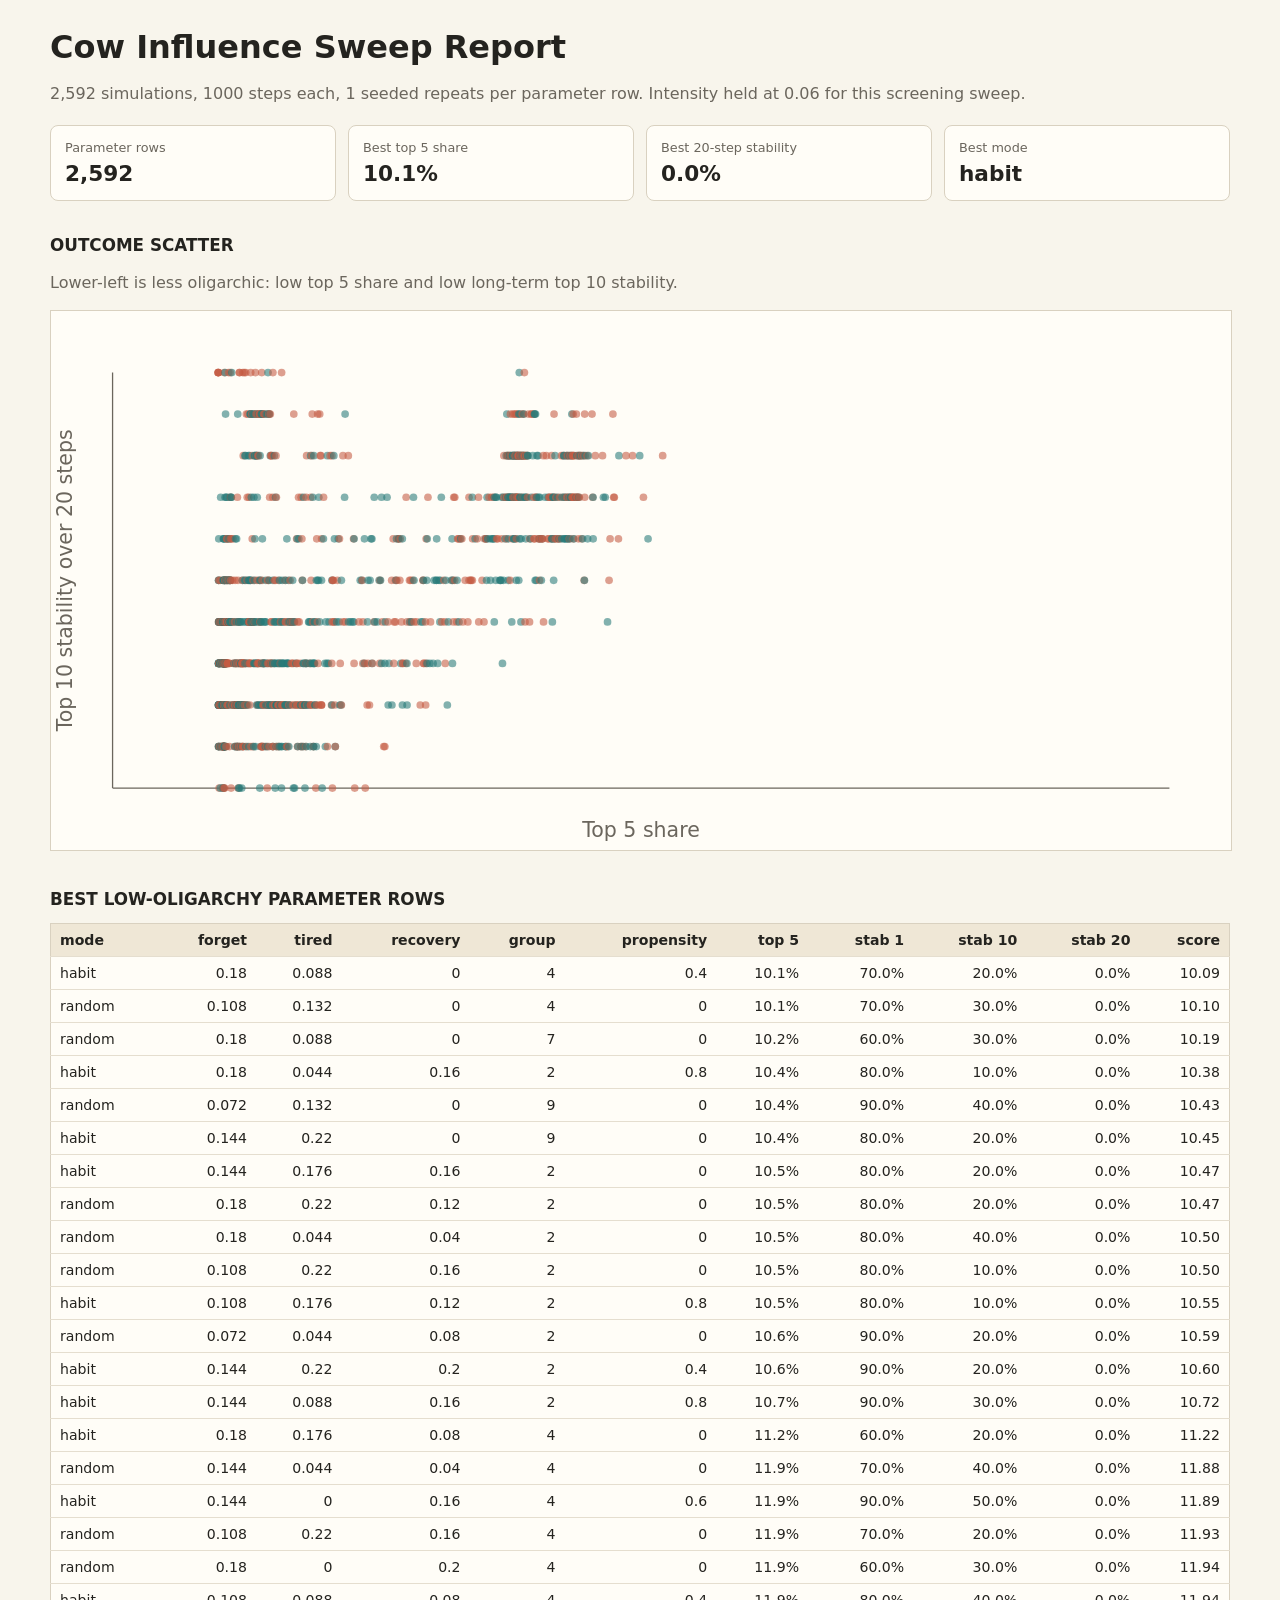
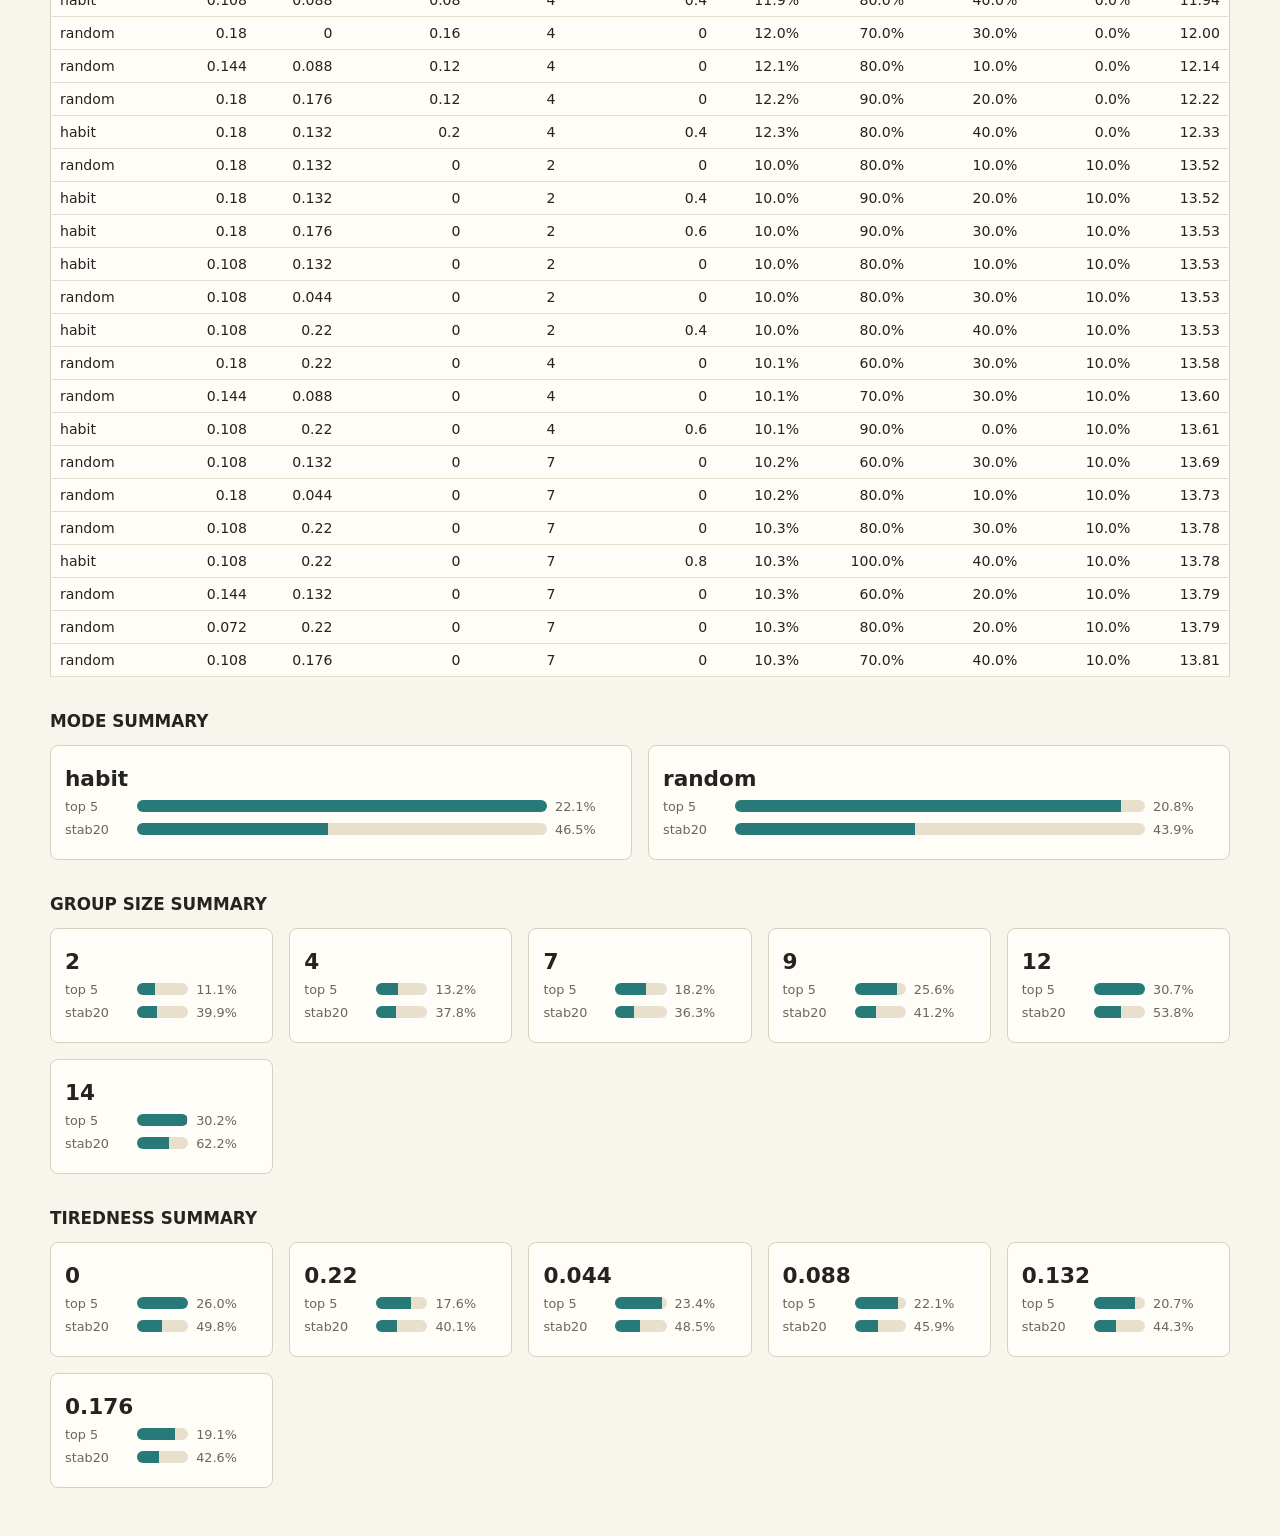
<file: experiments/sweep-report.html>
<!doctype html>
<html lang="en">
<head>
  <meta charset="utf-8">
  <meta name="viewport" content="width=device-width, initial-scale=1">
  <title>Cow Influence Sweep Report</title>
  <style>
    body { margin: 0; font-family: Inter, system-ui, sans-serif; color: #24231f; background: #f8f5ec; }
    main { width: min(1180px, calc(100% - 32px)); margin: 0 auto; padding: 28px 0 48px; }
    h1 { margin: 0 0 6px; font-size: 2rem; }
    h2 { margin-top: 34px; font-size: 1.05rem; text-transform: uppercase; }
    p { color: #6b665d; line-height: 1.45; }
    table { width: 100%; border-collapse: collapse; background: #fffdf7; border: 1px solid #d9d1c0; }
    th, td { padding: 8px 9px; border-bottom: 1px solid #e5decf; text-align: right; font-size: 0.88rem; }
    th:first-child, td:first-child { text-align: left; }
    th { background: #efe7d6; position: sticky; top: 0; }
    .cards { display: grid; grid-template-columns: repeat(4, minmax(0, 1fr)); gap: 12px; margin: 20px 0; }
    .card { border: 1px solid #d9d1c0; background: #fffdf7; border-radius: 8px; padding: 14px; }
    .card span { display: block; color: #6b665d; font-size: 0.8rem; }
    .card strong { display: block; margin-top: 6px; font-size: 1.35rem; }
    .bars { display: grid; grid-template-columns: repeat(auto-fit, minmax(220px, 1fr)); gap: 16px; }
    .bar-row { display: grid; grid-template-columns: 64px 1fr 62px; gap: 8px; align-items: center; margin: 8px 0; }
    .track { height: 12px; background: #e9dfcd; border-radius: 999px; overflow: hidden; }
    .fill { height: 100%; background: #287a78; }
    svg { width: 100%; height: auto; border: 1px solid #d9d1c0; background: #fffdf7; }
    circle.random { fill: #287a78; opacity: 0.58; }
    circle.habit { fill: #c45c43; opacity: 0.58; }
    @media (max-width: 850px) { .cards { grid-template-columns: 1fr 1fr; } }
  </style>
</head>
<body>
  <main>
    <h1>Cow Influence Sweep Report</h1>
    <p>2,592 simulations, 1000 steps each, 1 seeded repeats per parameter row. Intensity held at 0.06 for this screening sweep.</p>
    <div class="cards">
      <div class="card"><span>Parameter rows</span><strong>2,592</strong></div>
      <div class="card"><span>Best top 5 share</span><strong>10.1%</strong></div>
      <div class="card"><span>Best 20-step stability</span><strong>0.0%</strong></div>
      <div class="card"><span>Best mode</span><strong>habit</strong></div>
    </div>

    <h2>Outcome Scatter</h2>
    <p>Lower-left is less oligarchic: low top 5 share and low long-term top 10 stability.</p>
    <svg viewBox="0 0 920 420" role="img" aria-label="Top 5 share versus top 10 stability scatter">
    <line x1="48" y1="372" x2="872" y2="372" stroke="#6b665d"/>
    <line x1="48" y1="48" x2="48" y2="372" stroke="#6b665d"/>
    <text x="460" y="410" text-anchor="middle" fill="#6b665d">Top 5 share</text>
    <text x="16" y="210" text-anchor="middle" fill="#6b665d" transform="rotate(-90 16 210)">Top 10 stability over 20 steps</text>
    <circle class="habit" cx="131.1" cy="372.0" r="3"><title>habit: top5 10.1%, stab20 0.0%</title></circle><circle class="random" cx="132.0" cy="372.0" r="3"><title>random: top5 10.2%, stab20 0.0%</title></circle><circle class="random" cx="134.0" cy="372.0" r="3"><title>random: top5 10.4%, stab20 0.0%</title></circle><circle class="habit" cx="134.2" cy="372.0" r="3"><title>habit: top5 10.5%, stab20 0.0%</title></circle><circle class="random" cx="134.5" cy="372.0" r="3"><title>random: top5 10.5%, stab20 0.0%</title></circle><circle class="habit" cx="134.9" cy="372.0" r="3"><title>habit: top5 10.5%, stab20 0.0%</title></circle><circle class="habit" cx="135.4" cy="372.0" r="3"><title>habit: top5 10.6%, stab20 0.0%</title></circle><circle class="habit" cx="140.4" cy="372.0" r="3"><title>habit: top5 11.2%, stab20 0.0%</title></circle><circle class="habit" cx="146.0" cy="372.0" r="3"><title>habit: top5 11.9%, stab20 0.0%</title></circle><circle class="random" cx="146.3" cy="372.0" r="3"><title>random: top5 11.9%, stab20 0.0%</title></circle><circle class="random" cx="146.9" cy="372.0" r="3"><title>random: top5 12.0%, stab20 0.0%</title></circle><circle class="random" cx="148.7" cy="372.0" r="3"><title>random: top5 12.2%, stab20 0.0%</title></circle><circle class="random" cx="130.6" cy="339.6" r="3"><title>random: top5 10.0%, stab20 10.0%</title></circle><circle class="habit" cx="130.6" cy="339.6" r="3"><title>habit: top5 10.0%, stab20 10.0%</title></circle><circle class="random" cx="130.7" cy="339.6" r="3"><title>random: top5 10.0%, stab20 10.0%</title></circle><circle class="random" cx="131.0" cy="339.6" r="3"><title>random: top5 10.1%, stab20 10.0%</title></circle><circle class="habit" cx="131.3" cy="339.6" r="3"><title>habit: top5 10.1%, stab20 10.0%</title></circle><circle class="random" cx="132.3" cy="339.6" r="3"><title>random: top5 10.2%, stab20 10.0%</title></circle><circle class="habit" cx="132.7" cy="339.6" r="3"><title>habit: top5 10.3%, stab20 10.0%</title></circle><circle class="random" cx="132.8" cy="339.6" r="3"><title>random: top5 10.3%, stab20 10.0%</title></circle><circle class="habit" cx="133.3" cy="339.6" r="3"><title>habit: top5 10.4%, stab20 10.0%</title></circle><circle class="random" cx="133.7" cy="339.6" r="3"><title>random: top5 10.4%, stab20 10.0%</title></circle><circle class="habit" cx="133.9" cy="339.6" r="3"><title>habit: top5 10.4%, stab20 10.0%</title></circle><circle class="random" cx="162.8" cy="372.0" r="3"><title>random: top5 13.9%, stab20 0.0%</title></circle><circle class="random" cx="134.1" cy="339.6" r="3"><title>random: top5 10.4%, stab20 10.0%</title></circle><circle class="habit" cx="134.1" cy="339.6" r="3"><title>habit: top5 10.4%, stab20 10.0%</title></circle><circle class="habit" cx="134.4" cy="339.6" r="3"><title>habit: top5 10.5%, stab20 10.0%</title></circle><circle class="random" cx="134.4" cy="339.6" r="3"><title>random: top5 10.5%, stab20 10.0%</title></circle><circle class="habit" cx="134.5" cy="339.6" r="3"><title>habit: top5 10.5%, stab20 10.0%</title></circle><circle class="habit" cx="134.6" cy="339.6" r="3"><title>habit: top5 10.5%, stab20 10.0%</title></circle><circle class="random" cx="134.6" cy="339.6" r="3"><title>random: top5 10.5%, stab20 10.0%</title></circle><circle class="habit" cx="134.7" cy="339.6" r="3"><title>habit: top5 10.5%, stab20 10.0%</title></circle><circle class="habit" cx="134.7" cy="339.6" r="3"><title>habit: top5 10.5%, stab20 10.0%</title></circle><circle class="habit" cx="134.7" cy="339.6" r="3"><title>habit: top5 10.5%, stab20 10.0%</title></circle><circle class="habit" cx="134.8" cy="339.6" r="3"><title>habit: top5 10.5%, stab20 10.0%</title></circle><circle class="random" cx="134.9" cy="339.6" r="3"><title>random: top5 10.5%, stab20 10.0%</title></circle><circle class="habit" cx="135.0" cy="339.6" r="3"><title>habit: top5 10.6%, stab20 10.0%</title></circle><circle class="random" cx="135.1" cy="339.6" r="3"><title>random: top5 10.6%, stab20 10.0%</title></circle><circle class="random" cx="135.2" cy="339.6" r="3"><title>random: top5 10.6%, stab20 10.0%</title></circle><circle class="habit" cx="135.3" cy="339.6" r="3"><title>habit: top5 10.6%, stab20 10.0%</title></circle><circle class="random" cx="135.4" cy="339.6" r="3"><title>random: top5 10.6%, stab20 10.0%</title></circle><circle class="random" cx="135.4" cy="339.6" r="3"><title>random: top5 10.6%, stab20 10.0%</title></circle><circle class="random" cx="135.6" cy="339.6" r="3"><title>random: top5 10.6%, stab20 10.0%</title></circle><circle class="random" cx="135.7" cy="339.6" r="3"><title>random: top5 10.6%, stab20 10.0%</title></circle><circle class="habit" cx="136.0" cy="339.6" r="3"><title>habit: top5 10.7%, stab20 10.0%</title></circle><circle class="random" cx="136.6" cy="339.6" r="3"><title>random: top5 10.8%, stab20 10.0%</title></circle><circle class="habit" cx="136.7" cy="339.6" r="3"><title>habit: top5 10.8%, stab20 10.0%</title></circle><circle class="habit" cx="139.1" cy="339.6" r="3"><title>habit: top5 11.1%, stab20 10.0%</title></circle><circle class="habit" cx="168.6" cy="372.0" r="3"><title>habit: top5 14.6%, stab20 0.0%</title></circle><circle class="random" cx="143.2" cy="339.6" r="3"><title>random: top5 11.5%, stab20 10.0%</title></circle><circle class="random" cx="143.7" cy="339.6" r="3"><title>random: top5 11.6%, stab20 10.0%</title></circle><circle class="habit" cx="143.9" cy="339.6" r="3"><title>habit: top5 11.6%, stab20 10.0%</title></circle><circle class="habit" cx="144.8" cy="339.6" r="3"><title>habit: top5 11.7%, stab20 10.0%</title></circle><circle class="random" cx="145.1" cy="339.6" r="3"><title>random: top5 11.8%, stab20 10.0%</title></circle><circle class="random" cx="145.2" cy="339.6" r="3"><title>random: top5 11.8%, stab20 10.0%</title></circle><circle class="habit" cx="145.2" cy="339.6" r="3"><title>habit: top5 11.8%, stab20 10.0%</title></circle><circle class="random" cx="145.6" cy="339.6" r="3"><title>random: top5 11.8%, stab20 10.0%</title></circle><circle class="random" cx="174.8" cy="372.0" r="3"><title>random: top5 15.4%, stab20 0.0%</title></circle><circle class="habit" cx="146.1" cy="339.6" r="3"><title>habit: top5 11.9%, stab20 10.0%</title></circle><circle class="habit" cx="146.8" cy="339.6" r="3"><title>habit: top5 12.0%, stab20 10.0%</title></circle><circle class="random" cx="147.1" cy="339.6" r="3"><title>random: top5 12.0%, stab20 10.0%</title></circle><circle class="habit" cx="147.5" cy="339.6" r="3"><title>habit: top5 12.1%, stab20 10.0%</title></circle><circle class="random" cx="148.8" cy="339.6" r="3"><title>random: top5 12.2%, stab20 10.0%</title></circle><circle class="habit" cx="149.3" cy="339.6" r="3"><title>habit: top5 12.3%, stab20 10.0%</title></circle><circle class="habit" cx="149.6" cy="339.6" r="3"><title>habit: top5 12.3%, stab20 10.0%</title></circle><circle class="habit" cx="150.1" cy="339.6" r="3"><title>habit: top5 12.4%, stab20 10.0%</title></circle><circle class="random" cx="179.7" cy="372.0" r="3"><title>random: top5 16.0%, stab20 0.0%</title></circle><circle class="random" cx="151.9" cy="339.6" r="3"><title>random: top5 12.6%, stab20 10.0%</title></circle><circle class="habit" cx="153.0" cy="339.6" r="3"><title>habit: top5 12.7%, stab20 10.0%</title></circle><circle class="random" cx="154.2" cy="339.6" r="3"><title>random: top5 12.9%, stab20 10.0%</title></circle><circle class="habit" cx="155.9" cy="339.6" r="3"><title>habit: top5 13.1%, stab20 10.0%</title></circle><circle class="habit" cx="157.4" cy="339.6" r="3"><title>habit: top5 13.3%, stab20 10.0%</title></circle><circle class="random" cx="157.9" cy="339.6" r="3"><title>random: top5 13.3%, stab20 10.0%</title></circle><circle class="random" cx="159.4" cy="339.6" r="3"><title>random: top5 13.5%, stab20 10.0%</title></circle><circle class="random" cx="130.6" cy="307.2" r="3"><title>random: top5 10.0%, stab20 20.0%</title></circle><circle class="random" cx="130.6" cy="307.2" r="3"><title>random: top5 10.0%, stab20 20.0%</title></circle><circle class="habit" cx="130.6" cy="307.2" r="3"><title>habit: top5 10.0%, stab20 20.0%</title></circle><circle class="random" cx="130.6" cy="307.2" r="3"><title>random: top5 10.0%, stab20 20.0%</title></circle><circle class="random" cx="130.7" cy="307.2" r="3"><title>random: top5 10.0%, stab20 20.0%</title></circle><circle class="random" cx="130.7" cy="307.2" r="3"><title>random: top5 10.0%, stab20 20.0%</title></circle><circle class="random" cx="130.7" cy="307.2" r="3"><title>random: top5 10.0%, stab20 20.0%</title></circle><circle class="habit" cx="131.1" cy="307.2" r="3"><title>habit: top5 10.1%, stab20 20.0%</title></circle><circle class="random" cx="131.1" cy="307.2" r="3"><title>random: top5 10.1%, stab20 20.0%</title></circle><circle class="habit" cx="131.2" cy="307.2" r="3"><title>habit: top5 10.1%, stab20 20.0%</title></circle><circle class="habit" cx="131.3" cy="307.2" r="3"><title>habit: top5 10.1%, stab20 20.0%</title></circle><circle class="random" cx="189.0" cy="372.0" r="3"><title>random: top5 17.1%, stab20 0.0%</title></circle><circle class="habit" cx="131.3" cy="307.2" r="3"><title>habit: top5 10.1%, stab20 20.0%</title></circle><circle class="random" cx="131.5" cy="307.2" r="3"><title>random: top5 10.1%, stab20 20.0%</title></circle><circle class="habit" cx="131.7" cy="307.2" r="3"><title>habit: top5 10.2%, stab20 20.0%</title></circle><circle class="habit" cx="132.0" cy="307.2" r="3"><title>habit: top5 10.2%, stab20 20.0%</title></circle><circle class="random" cx="189.9" cy="372.0" r="3"><title>random: top5 17.2%, stab20 0.0%</title></circle><circle class="habit" cx="132.3" cy="307.2" r="3"><title>habit: top5 10.2%, stab20 20.0%</title></circle><circle class="random" cx="132.5" cy="307.2" r="3"><title>random: top5 10.2%, stab20 20.0%</title></circle><circle class="habit" cx="132.8" cy="307.2" r="3"><title>habit: top5 10.3%, stab20 20.0%</title></circle><circle class="habit" cx="132.9" cy="307.2" r="3"><title>habit: top5 10.3%, stab20 20.0%</title></circle><circle class="habit" cx="133.0" cy="307.2" r="3"><title>habit: top5 10.3%, stab20 20.0%</title></circle><circle class="random" cx="133.1" cy="307.2" r="3"><title>random: top5 10.3%, stab20 20.0%</title></circle><circle class="habit" cx="133.3" cy="307.2" r="3"><title>habit: top5 10.4%, stab20 20.0%</title></circle><circle class="random" cx="133.4" cy="307.2" r="3"><title>random: top5 10.4%, stab20 20.0%</title></circle><circle class="random" cx="133.6" cy="307.2" r="3"><title>random: top5 10.4%, stab20 20.0%</title></circle><circle class="random" cx="133.8" cy="307.2" r="3"><title>random: top5 10.4%, stab20 20.0%</title></circle><circle class="random" cx="134.0" cy="307.2" r="3"><title>random: top5 10.4%, stab20 20.0%</title></circle><circle class="random" cx="134.1" cy="307.2" r="3"><title>random: top5 10.4%, stab20 20.0%</title></circle><circle class="habit" cx="134.1" cy="307.2" r="3"><title>habit: top5 10.5%, stab20 20.0%</title></circle><circle class="habit" cx="134.2" cy="307.2" r="3"><title>habit: top5 10.5%, stab20 20.0%</title></circle><circle class="random" cx="134.3" cy="307.2" r="3"><title>random: top5 10.5%, stab20 20.0%</title></circle><circle class="random" cx="134.3" cy="307.2" r="3"><title>random: top5 10.5%, stab20 20.0%</title></circle><circle class="random" cx="134.3" cy="307.2" r="3"><title>random: top5 10.5%, stab20 20.0%</title></circle><circle class="random" cx="134.4" cy="307.2" r="3"><title>random: top5 10.5%, stab20 20.0%</title></circle><circle class="random" cx="134.4" cy="307.2" r="3"><title>random: top5 10.5%, stab20 20.0%</title></circle><circle class="random" cx="134.4" cy="307.2" r="3"><title>random: top5 10.5%, stab20 20.0%</title></circle><circle class="habit" cx="134.5" cy="307.2" r="3"><title>habit: top5 10.5%, stab20 20.0%</title></circle><circle class="random" cx="134.5" cy="307.2" r="3"><title>random: top5 10.5%, stab20 20.0%</title></circle><circle class="random" cx="134.5" cy="307.2" r="3"><title>random: top5 10.5%, stab20 20.0%</title></circle><circle class="habit" cx="163.5" cy="339.6" r="3"><title>habit: top5 14.0%, stab20 10.0%</title></circle><circle class="random" cx="134.7" cy="307.2" r="3"><title>random: top5 10.5%, stab20 20.0%</title></circle><circle class="habit" cx="134.7" cy="307.2" r="3"><title>habit: top5 10.5%, stab20 20.0%</title></circle><circle class="habit" cx="134.8" cy="307.2" r="3"><title>habit: top5 10.5%, stab20 20.0%</title></circle><circle class="habit" cx="134.8" cy="307.2" r="3"><title>habit: top5 10.5%, stab20 20.0%</title></circle><circle class="habit" cx="134.8" cy="307.2" r="3"><title>habit: top5 10.5%, stab20 20.0%</title></circle><circle class="habit" cx="134.8" cy="307.2" r="3"><title>habit: top5 10.5%, stab20 20.0%</title></circle><circle class="random" cx="134.9" cy="307.2" r="3"><title>random: top5 10.5%, stab20 20.0%</title></circle><circle class="habit" cx="134.9" cy="307.2" r="3"><title>habit: top5 10.5%, stab20 20.0%</title></circle><circle class="habit" cx="135.0" cy="307.2" r="3"><title>habit: top5 10.6%, stab20 20.0%</title></circle><circle class="random" cx="163.9" cy="339.6" r="3"><title>random: top5 14.1%, stab20 10.0%</title></circle><circle class="habit" cx="135.1" cy="307.2" r="3"><title>habit: top5 10.6%, stab20 20.0%</title></circle><circle class="habit" cx="164.0" cy="339.6" r="3"><title>habit: top5 14.1%, stab20 10.0%</title></circle><circle class="random" cx="135.2" cy="307.2" r="3"><title>random: top5 10.6%, stab20 20.0%</title></circle><circle class="random" cx="135.2" cy="307.2" r="3"><title>random: top5 10.6%, stab20 20.0%</title></circle><circle class="habit" cx="135.3" cy="307.2" r="3"><title>habit: top5 10.6%, stab20 20.0%</title></circle><circle class="habit" cx="135.4" cy="307.2" r="3"><title>habit: top5 10.6%, stab20 20.0%</title></circle><circle class="random" cx="135.4" cy="307.2" r="3"><title>random: top5 10.6%, stab20 20.0%</title></circle><circle class="habit" cx="135.4" cy="307.2" r="3"><title>habit: top5 10.6%, stab20 20.0%</title></circle><circle class="random" cx="135.5" cy="307.2" r="3"><title>random: top5 10.6%, stab20 20.0%</title></circle><circle class="random" cx="135.5" cy="307.2" r="3"><title>random: top5 10.6%, stab20 20.0%</title></circle><circle class="habit" cx="135.8" cy="307.2" r="3"><title>habit: top5 10.7%, stab20 20.0%</title></circle><circle class="random" cx="135.8" cy="307.2" r="3"><title>random: top5 10.7%, stab20 20.0%</title></circle><circle class="habit" cx="164.7" cy="339.6" r="3"><title>habit: top5 14.2%, stab20 10.0%</title></circle><circle class="habit" cx="136.0" cy="307.2" r="3"><title>habit: top5 10.7%, stab20 20.0%</title></circle><circle class="habit" cx="164.9" cy="339.6" r="3"><title>habit: top5 14.2%, stab20 10.0%</title></circle><circle class="habit" cx="165.0" cy="339.6" r="3"><title>habit: top5 14.2%, stab20 10.0%</title></circle><circle class="random" cx="136.3" cy="307.2" r="3"><title>random: top5 10.7%, stab20 20.0%</title></circle><circle class="habit" cx="136.3" cy="307.2" r="3"><title>habit: top5 10.7%, stab20 20.0%</title></circle><circle class="habit" cx="136.4" cy="307.2" r="3"><title>habit: top5 10.7%, stab20 20.0%</title></circle><circle class="random" cx="136.4" cy="307.2" r="3"><title>random: top5 10.7%, stab20 20.0%</title></circle><circle class="random" cx="136.5" cy="307.2" r="3"><title>random: top5 10.7%, stab20 20.0%</title></circle><circle class="random" cx="136.7" cy="307.2" r="3"><title>random: top5 10.8%, stab20 20.0%</title></circle><circle class="habit" cx="165.8" cy="339.6" r="3"><title>habit: top5 14.3%, stab20 10.0%</title></circle><circle class="random" cx="137.2" cy="307.2" r="3"><title>random: top5 10.8%, stab20 20.0%</title></circle><circle class="habit" cx="137.3" cy="307.2" r="3"><title>habit: top5 10.8%, stab20 20.0%</title></circle><circle class="habit" cx="137.5" cy="307.2" r="3"><title>habit: top5 10.9%, stab20 20.0%</title></circle><circle class="random" cx="167.1" cy="339.6" r="3"><title>random: top5 14.5%, stab20 10.0%</title></circle><circle class="habit" cx="138.4" cy="307.2" r="3"><title>habit: top5 11.0%, stab20 20.0%</title></circle><circle class="habit" cx="168.0" cy="339.6" r="3"><title>habit: top5 14.6%, stab20 10.0%</title></circle><circle class="random" cx="139.4" cy="307.2" r="3"><title>random: top5 11.1%, stab20 20.0%</title></circle><circle class="random" cx="168.8" cy="339.6" r="3"><title>random: top5 14.7%, stab20 10.0%</title></circle><circle class="random" cx="198.0" cy="372.0" r="3"><title>random: top5 18.2%, stab20 0.0%</title></circle><circle class="habit" cx="141.0" cy="307.2" r="3"><title>habit: top5 11.3%, stab20 20.0%</title></circle><circle class="habit" cx="170.0" cy="339.6" r="3"><title>habit: top5 14.8%, stab20 10.0%</title></circle><circle class="habit" cx="141.3" cy="307.2" r="3"><title>habit: top5 11.3%, stab20 20.0%</title></circle><circle class="random" cx="141.9" cy="307.2" r="3"><title>random: top5 11.4%, stab20 20.0%</title></circle><circle class="random" cx="142.7" cy="307.2" r="3"><title>random: top5 11.5%, stab20 20.0%</title></circle><circle class="habit" cx="142.8" cy="307.2" r="3"><title>habit: top5 11.5%, stab20 20.0%</title></circle><circle class="habit" cx="143.3" cy="307.2" r="3"><title>habit: top5 11.6%, stab20 20.0%</title></circle><circle class="habit" cx="143.7" cy="307.2" r="3"><title>habit: top5 11.6%, stab20 20.0%</title></circle><circle class="habit" cx="143.9" cy="307.2" r="3"><title>habit: top5 11.6%, stab20 20.0%</title></circle><circle class="random" cx="172.8" cy="339.6" r="3"><title>random: top5 15.1%, stab20 10.0%</title></circle><circle class="random" cx="144.1" cy="307.2" r="3"><title>random: top5 11.7%, stab20 20.0%</title></circle><circle class="habit" cx="173.0" cy="339.6" r="3"><title>habit: top5 15.2%, stab20 10.0%</title></circle><circle class="habit" cx="173.1" cy="339.6" r="3"><title>habit: top5 15.2%, stab20 10.0%</title></circle><circle class="habit" cx="144.5" cy="307.2" r="3"><title>habit: top5 11.7%, stab20 20.0%</title></circle><circle class="random" cx="144.8" cy="307.2" r="3"><title>random: top5 11.7%, stab20 20.0%</title></circle><circle class="random" cx="144.8" cy="307.2" r="3"><title>random: top5 11.8%, stab20 20.0%</title></circle><circle class="random" cx="144.9" cy="307.2" r="3"><title>random: top5 11.8%, stab20 20.0%</title></circle><circle class="habit" cx="145.0" cy="307.2" r="3"><title>habit: top5 11.8%, stab20 20.0%</title></circle><circle class="habit" cx="145.2" cy="307.2" r="3"><title>habit: top5 11.8%, stab20 20.0%</title></circle><circle class="habit" cx="145.3" cy="307.2" r="3"><title>habit: top5 11.8%, stab20 20.0%</title></circle><circle class="random" cx="145.4" cy="307.2" r="3"><title>random: top5 11.8%, stab20 20.0%</title></circle><circle class="habit" cx="145.6" cy="307.2" r="3"><title>habit: top5 11.8%, stab20 20.0%</title></circle><circle class="habit" cx="145.6" cy="307.2" r="3"><title>habit: top5 11.8%, stab20 20.0%</title></circle><circle class="habit" cx="146.0" cy="307.2" r="3"><title>habit: top5 11.9%, stab20 20.0%</title></circle><circle class="random" cx="146.1" cy="307.2" r="3"><title>random: top5 11.9%, stab20 20.0%</title></circle><circle class="random" cx="146.3" cy="307.2" r="3"><title>random: top5 11.9%, stab20 20.0%</title></circle><circle class="random" cx="146.3" cy="307.2" r="3"><title>random: top5 11.9%, stab20 20.0%</title></circle><circle class="random" cx="175.6" cy="339.6" r="3"><title>random: top5 15.5%, stab20 10.0%</title></circle><circle class="habit" cx="176.0" cy="339.6" r="3"><title>habit: top5 15.5%, stab20 10.0%</title></circle><circle class="random" cx="147.3" cy="307.2" r="3"><title>random: top5 12.1%, stab20 20.0%</title></circle><circle class="random" cx="147.5" cy="307.2" r="3"><title>random: top5 12.1%, stab20 20.0%</title></circle><circle class="habit" cx="147.8" cy="307.2" r="3"><title>habit: top5 12.1%, stab20 20.0%</title></circle><circle class="random" cx="148.0" cy="307.2" r="3"><title>random: top5 12.1%, stab20 20.0%</title></circle><circle class="habit" cx="148.3" cy="307.2" r="3"><title>habit: top5 12.2%, stab20 20.0%</title></circle><circle class="random" cx="148.3" cy="307.2" r="3"><title>random: top5 12.2%, stab20 20.0%</title></circle><circle class="random" cx="148.4" cy="307.2" r="3"><title>random: top5 12.2%, stab20 20.0%</title></circle><circle class="random" cx="177.4" cy="339.6" r="3"><title>random: top5 15.7%, stab20 10.0%</title></circle><circle class="habit" cx="148.7" cy="307.2" r="3"><title>habit: top5 12.2%, stab20 20.0%</title></circle><circle class="habit" cx="177.6" cy="339.6" r="3"><title>habit: top5 15.7%, stab20 10.0%</title></circle><circle class="habit" cx="206.5" cy="372.0" r="3"><title>habit: top5 19.2%, stab20 0.0%</title></circle><circle class="random" cx="148.9" cy="307.2" r="3"><title>random: top5 12.2%, stab20 20.0%</title></circle><circle class="random" cx="148.9" cy="307.2" r="3"><title>random: top5 12.2%, stab20 20.0%</title></circle><circle class="random" cx="178.1" cy="339.6" r="3"><title>random: top5 15.8%, stab20 10.0%</title></circle><circle class="habit" cx="149.6" cy="307.2" r="3"><title>habit: top5 12.3%, stab20 20.0%</title></circle><circle class="random" cx="149.9" cy="307.2" r="3"><title>random: top5 12.4%, stab20 20.0%</title></circle><circle class="random" cx="150.1" cy="307.2" r="3"><title>random: top5 12.4%, stab20 20.0%</title></circle><circle class="random" cx="150.4" cy="307.2" r="3"><title>random: top5 12.4%, stab20 20.0%</title></circle><circle class="random" cx="179.4" cy="339.6" r="3"><title>random: top5 15.9%, stab20 10.0%</title></circle><circle class="habit" cx="150.7" cy="307.2" r="3"><title>habit: top5 12.5%, stab20 20.0%</title></circle><circle class="random" cx="180.1" cy="339.6" r="3"><title>random: top5 16.0%, stab20 10.0%</title></circle><circle class="habit" cx="151.8" cy="307.2" r="3"><title>habit: top5 12.6%, stab20 20.0%</title></circle><circle class="random" cx="152.2" cy="307.2" r="3"><title>random: top5 12.6%, stab20 20.0%</title></circle><circle class="habit" cx="152.5" cy="307.2" r="3"><title>habit: top5 12.7%, stab20 20.0%</title></circle><circle class="random" cx="153.5" cy="307.2" r="3"><title>random: top5 12.8%, stab20 20.0%</title></circle><circle class="random" cx="211.4" cy="372.0" r="3"><title>random: top5 19.8%, stab20 0.0%</title></circle><circle class="random" cx="182.7" cy="339.6" r="3"><title>random: top5 16.3%, stab20 10.0%</title></circle><circle class="random" cx="183.0" cy="339.6" r="3"><title>random: top5 16.4%, stab20 10.0%</title></circle><circle class="habit" cx="183.6" cy="339.6" r="3"><title>habit: top5 16.5%, stab20 10.0%</title></circle><circle class="habit" cx="155.0" cy="307.2" r="3"><title>habit: top5 13.0%, stab20 20.0%</title></circle><circle class="habit" cx="184.6" cy="339.6" r="3"><title>habit: top5 16.6%, stab20 10.0%</title></circle><circle class="random" cx="185.4" cy="339.6" r="3"><title>random: top5 16.7%, stab20 10.0%</title></circle><circle class="random" cx="130.6" cy="274.8" r="3"><title>random: top5 10.0%, stab20 30.0%</title></circle><circle class="random" cx="130.6" cy="274.8" r="3"><title>random: top5 10.0%, stab20 30.0%</title></circle><circle class="random" cx="130.6" cy="274.8" r="3"><title>random: top5 10.0%, stab20 30.0%</title></circle><circle class="random" cx="130.7" cy="274.8" r="3"><title>random: top5 10.0%, stab20 30.0%</title></circle><circle class="random" cx="130.7" cy="274.8" r="3"><title>random: top5 10.0%, stab20 30.0%</title></circle><circle class="random" cx="130.8" cy="274.8" r="3"><title>random: top5 10.0%, stab20 30.0%</title></circle><circle class="habit" cx="131.0" cy="274.8" r="3"><title>habit: top5 10.1%, stab20 30.0%</title></circle><circle class="habit" cx="131.2" cy="274.8" r="3"><title>habit: top5 10.1%, stab20 30.0%</title></circle><circle class="habit" cx="131.2" cy="274.8" r="3"><title>habit: top5 10.1%, stab20 30.0%</title></circle><circle class="habit" cx="131.3" cy="274.8" r="3"><title>habit: top5 10.1%, stab20 30.0%</title></circle><circle class="random" cx="160.3" cy="307.2" r="3"><title>random: top5 13.6%, stab20 20.0%</title></circle><circle class="random" cx="131.6" cy="274.8" r="3"><title>random: top5 10.1%, stab20 30.0%</title></circle><circle class="random" cx="131.7" cy="274.8" r="3"><title>random: top5 10.2%, stab20 30.0%</title></circle><circle class="random" cx="131.9" cy="274.8" r="3"><title>random: top5 10.2%, stab20 30.0%</title></circle><circle class="habit" cx="160.9" cy="307.2" r="3"><title>habit: top5 13.7%, stab20 20.0%</title></circle><circle class="habit" cx="132.3" cy="274.8" r="3"><title>habit: top5 10.2%, stab20 30.0%</title></circle><circle class="random" cx="132.4" cy="274.8" r="3"><title>random: top5 10.2%, stab20 30.0%</title></circle><circle class="random" cx="161.3" cy="307.2" r="3"><title>random: top5 13.8%, stab20 20.0%</title></circle><circle class="habit" cx="132.8" cy="274.8" r="3"><title>habit: top5 10.3%, stab20 30.0%</title></circle><circle class="habit" cx="219.4" cy="372.0" r="3"><title>habit: top5 20.8%, stab20 0.0%</title></circle><circle class="random" cx="162.0" cy="307.2" r="3"><title>random: top5 13.8%, stab20 20.0%</title></circle><circle class="random" cx="133.3" cy="274.8" r="3"><title>random: top5 10.4%, stab20 30.0%</title></circle><circle class="random" cx="133.7" cy="274.8" r="3"><title>random: top5 10.4%, stab20 30.0%</title></circle><circle class="habit" cx="133.8" cy="274.8" r="3"><title>habit: top5 10.4%, stab20 30.0%</title></circle><circle class="random" cx="133.8" cy="274.8" r="3"><title>random: top5 10.4%, stab20 30.0%</title></circle><circle class="habit" cx="134.0" cy="274.8" r="3"><title>habit: top5 10.4%, stab20 30.0%</title></circle><circle class="random" cx="134.0" cy="274.8" r="3"><title>random: top5 10.4%, stab20 30.0%</title></circle><circle class="habit" cx="134.1" cy="274.8" r="3"><title>habit: top5 10.4%, stab20 30.0%</title></circle><circle class="random" cx="134.1" cy="274.8" r="3"><title>random: top5 10.5%, stab20 30.0%</title></circle><circle class="random" cx="134.1" cy="274.8" r="3"><title>random: top5 10.5%, stab20 30.0%</title></circle><circle class="habit" cx="134.3" cy="274.8" r="3"><title>habit: top5 10.5%, stab20 30.0%</title></circle><circle class="habit" cx="134.4" cy="274.8" r="3"><title>habit: top5 10.5%, stab20 30.0%</title></circle><circle class="habit" cx="192.2" cy="339.6" r="3"><title>habit: top5 17.5%, stab20 10.0%</title></circle><circle class="habit" cx="134.5" cy="274.8" r="3"><title>habit: top5 10.5%, stab20 30.0%</title></circle><circle class="random" cx="134.5" cy="274.8" r="3"><title>random: top5 10.5%, stab20 30.0%</title></circle><circle class="habit" cx="134.6" cy="274.8" r="3"><title>habit: top5 10.5%, stab20 30.0%</title></circle><circle class="random" cx="134.6" cy="274.8" r="3"><title>random: top5 10.5%, stab20 30.0%</title></circle><circle class="random" cx="134.7" cy="274.8" r="3"><title>random: top5 10.5%, stab20 30.0%</title></circle><circle class="random" cx="134.7" cy="274.8" r="3"><title>random: top5 10.5%, stab20 30.0%</title></circle><circle class="random" cx="192.4" cy="339.6" r="3"><title>random: top5 17.5%, stab20 10.0%</title></circle><circle class="habit" cx="134.7" cy="274.8" r="3"><title>habit: top5 10.5%, stab20 30.0%</title></circle><circle class="random" cx="163.6" cy="307.2" r="3"><title>random: top5 14.0%, stab20 20.0%</title></circle><circle class="habit" cx="134.8" cy="274.8" r="3"><title>habit: top5 10.5%, stab20 30.0%</title></circle><circle class="random" cx="134.8" cy="274.8" r="3"><title>random: top5 10.5%, stab20 30.0%</title></circle><circle class="habit" cx="134.8" cy="274.8" r="3"><title>habit: top5 10.5%, stab20 30.0%</title></circle><circle class="random" cx="134.9" cy="274.8" r="3"><title>random: top5 10.5%, stab20 30.0%</title></circle><circle class="habit" cx="135.0" cy="274.8" r="3"><title>habit: top5 10.6%, stab20 30.0%</title></circle><circle class="habit" cx="135.0" cy="274.8" r="3"><title>habit: top5 10.6%, stab20 30.0%</title></circle><circle class="habit" cx="135.0" cy="274.8" r="3"><title>habit: top5 10.6%, stab20 30.0%</title></circle><circle class="random" cx="135.1" cy="274.8" r="3"><title>random: top5 10.6%, stab20 30.0%</title></circle><circle class="random" cx="135.1" cy="274.8" r="3"><title>random: top5 10.6%, stab20 30.0%</title></circle><circle class="habit" cx="135.2" cy="274.8" r="3"><title>habit: top5 10.6%, stab20 30.0%</title></circle><circle class="random" cx="164.1" cy="307.2" r="3"><title>random: top5 14.1%, stab20 20.0%</title></circle><circle class="random" cx="135.4" cy="274.8" r="3"><title>random: top5 10.6%, stab20 30.0%</title></circle><circle class="habit" cx="135.5" cy="274.8" r="3"><title>habit: top5 10.6%, stab20 30.0%</title></circle><circle class="random" cx="135.5" cy="274.8" r="3"><title>random: top5 10.6%, stab20 30.0%</title></circle><circle class="habit" cx="135.6" cy="274.8" r="3"><title>habit: top5 10.6%, stab20 30.0%</title></circle><circle class="habit" cx="135.8" cy="274.8" r="3"><title>habit: top5 10.7%, stab20 30.0%</title></circle><circle class="random" cx="135.9" cy="274.8" r="3"><title>random: top5 10.7%, stab20 30.0%</title></circle><circle class="habit" cx="135.9" cy="274.8" r="3"><title>habit: top5 10.7%, stab20 30.0%</title></circle><circle class="habit" cx="135.9" cy="274.8" r="3"><title>habit: top5 10.7%, stab20 30.0%</title></circle><circle class="habit" cx="136.0" cy="274.8" r="3"><title>habit: top5 10.7%, stab20 30.0%</title></circle><circle class="random" cx="136.0" cy="274.8" r="3"><title>random: top5 10.7%, stab20 30.0%</title></circle><circle class="random" cx="164.9" cy="307.2" r="3"><title>random: top5 14.2%, stab20 20.0%</title></circle><circle class="random" cx="136.1" cy="274.8" r="3"><title>random: top5 10.7%, stab20 30.0%</title></circle><circle class="habit" cx="136.1" cy="274.8" r="3"><title>habit: top5 10.7%, stab20 30.0%</title></circle><circle class="habit" cx="136.1" cy="274.8" r="3"><title>habit: top5 10.7%, stab20 30.0%</title></circle><circle class="habit" cx="136.3" cy="274.8" r="3"><title>habit: top5 10.7%, stab20 30.0%</title></circle><circle class="habit" cx="165.2" cy="307.2" r="3"><title>habit: top5 14.2%, stab20 20.0%</title></circle><circle class="random" cx="136.5" cy="274.8" r="3"><title>random: top5 10.7%, stab20 30.0%</title></circle><circle class="habit" cx="136.5" cy="274.8" r="3"><title>habit: top5 10.7%, stab20 30.0%</title></circle><circle class="habit" cx="136.7" cy="274.8" r="3"><title>habit: top5 10.8%, stab20 30.0%</title></circle><circle class="random" cx="136.8" cy="274.8" r="3"><title>random: top5 10.8%, stab20 30.0%</title></circle><circle class="habit" cx="136.9" cy="274.8" r="3"><title>habit: top5 10.8%, stab20 30.0%</title></circle><circle class="random" cx="136.9" cy="274.8" r="3"><title>random: top5 10.8%, stab20 30.0%</title></circle><circle class="habit" cx="165.8" cy="307.2" r="3"><title>habit: top5 14.3%, stab20 20.0%</title></circle><circle class="habit" cx="194.8" cy="339.6" r="3"><title>habit: top5 17.8%, stab20 10.0%</title></circle><circle class="random" cx="195.0" cy="339.6" r="3"><title>random: top5 17.8%, stab20 10.0%</title></circle><circle class="habit" cx="137.4" cy="274.8" r="3"><title>habit: top5 10.8%, stab20 30.0%</title></circle><circle class="habit" cx="137.4" cy="274.8" r="3"><title>habit: top5 10.8%, stab20 30.0%</title></circle><circle class="habit" cx="137.6" cy="274.8" r="3"><title>habit: top5 10.9%, stab20 30.0%</title></circle><circle class="habit" cx="138.0" cy="274.8" r="3"><title>habit: top5 10.9%, stab20 30.0%</title></circle><circle class="habit" cx="167.1" cy="307.2" r="3"><title>habit: top5 14.5%, stab20 20.0%</title></circle><circle class="habit" cx="196.2" cy="339.6" r="3"><title>habit: top5 18.0%, stab20 10.0%</title></circle><circle class="random" cx="167.5" cy="307.2" r="3"><title>random: top5 14.5%, stab20 20.0%</title></circle><circle class="habit" cx="138.7" cy="274.8" r="3"><title>habit: top5 11.0%, stab20 30.0%</title></circle><circle class="random" cx="196.5" cy="339.6" r="3"><title>random: top5 18.0%, stab20 10.0%</title></circle><circle class="habit" cx="139.2" cy="274.8" r="3"><title>habit: top5 11.1%, stab20 30.0%</title></circle><circle class="random" cx="168.6" cy="307.2" r="3"><title>random: top5 14.6%, stab20 20.0%</title></circle><circle class="habit" cx="169.0" cy="307.2" r="3"><title>habit: top5 14.7%, stab20 20.0%</title></circle><circle class="random" cx="169.3" cy="307.2" r="3"><title>random: top5 14.7%, stab20 20.0%</title></circle><circle class="random" cx="169.4" cy="307.2" r="3"><title>random: top5 14.7%, stab20 20.0%</title></circle><circle class="habit" cx="198.5" cy="339.6" r="3"><title>habit: top5 18.3%, stab20 10.0%</title></circle><circle class="habit" cx="169.8" cy="307.2" r="3"><title>habit: top5 14.8%, stab20 20.0%</title></circle><circle class="random" cx="199.0" cy="339.6" r="3"><title>random: top5 18.3%, stab20 10.0%</title></circle><circle class="random" cx="170.5" cy="307.2" r="3"><title>random: top5 14.9%, stab20 20.0%</title></circle><circle class="random" cx="170.9" cy="307.2" r="3"><title>random: top5 14.9%, stab20 20.0%</title></circle><circle class="habit" cx="142.2" cy="274.8" r="3"><title>habit: top5 11.4%, stab20 30.0%</title></circle><circle class="random" cx="142.7" cy="274.8" r="3"><title>random: top5 11.5%, stab20 30.0%</title></circle><circle class="random" cx="171.8" cy="307.2" r="3"><title>random: top5 15.0%, stab20 20.0%</title></circle><circle class="habit" cx="143.3" cy="274.8" r="3"><title>habit: top5 11.6%, stab20 30.0%</title></circle><circle class="random" cx="172.5" cy="307.2" r="3"><title>random: top5 15.1%, stab20 20.0%</title></circle><circle class="habit" cx="144.0" cy="274.8" r="3"><title>habit: top5 11.6%, stab20 30.0%</title></circle><circle class="habit" cx="172.8" cy="307.2" r="3"><title>habit: top5 15.2%, stab20 20.0%</title></circle><circle class="random" cx="144.2" cy="274.8" r="3"><title>random: top5 11.7%, stab20 30.0%</title></circle><circle class="random" cx="144.3" cy="274.8" r="3"><title>random: top5 11.7%, stab20 30.0%</title></circle><circle class="random" cx="202.2" cy="339.6" r="3"><title>random: top5 18.7%, stab20 10.0%</title></circle><circle class="habit" cx="144.6" cy="274.8" r="3"><title>habit: top5 11.7%, stab20 30.0%</title></circle><circle class="random" cx="173.8" cy="307.2" r="3"><title>random: top5 15.3%, stab20 20.0%</title></circle><circle class="habit" cx="173.8" cy="307.2" r="3"><title>habit: top5 15.3%, stab20 20.0%</title></circle><circle class="random" cx="173.9" cy="307.2" r="3"><title>random: top5 15.3%, stab20 20.0%</title></circle><circle class="habit" cx="174.1" cy="307.2" r="3"><title>habit: top5 15.3%, stab20 20.0%</title></circle><circle class="habit" cx="174.2" cy="307.2" r="3"><title>habit: top5 15.3%, stab20 20.0%</title></circle><circle class="habit" cx="145.8" cy="274.8" r="3"><title>habit: top5 11.9%, stab20 30.0%</title></circle><circle class="random" cx="146.1" cy="274.8" r="3"><title>random: top5 11.9%, stab20 30.0%</title></circle><circle class="habit" cx="146.4" cy="274.8" r="3"><title>habit: top5 11.9%, stab20 30.0%</title></circle><circle class="random" cx="175.6" cy="307.2" r="3"><title>random: top5 15.5%, stab20 20.0%</title></circle><circle class="random" cx="204.5" cy="339.6" r="3"><title>random: top5 19.0%, stab20 10.0%</title></circle><circle class="random" cx="175.7" cy="307.2" r="3"><title>random: top5 15.5%, stab20 20.0%</title></circle><circle class="random" cx="175.8" cy="307.2" r="3"><title>random: top5 15.5%, stab20 20.0%</title></circle><circle class="habit" cx="204.6" cy="339.6" r="3"><title>habit: top5 19.0%, stab20 10.0%</title></circle><circle class="random" cx="204.8" cy="339.6" r="3"><title>random: top5 19.0%, stab20 10.0%</title></circle><circle class="random" cx="176.1" cy="307.2" r="3"><title>random: top5 15.6%, stab20 20.0%</title></circle><circle class="habit" cx="147.5" cy="274.8" r="3"><title>habit: top5 12.1%, stab20 30.0%</title></circle><circle class="habit" cx="147.7" cy="274.8" r="3"><title>habit: top5 12.1%, stab20 30.0%</title></circle><circle class="habit" cx="147.7" cy="274.8" r="3"><title>habit: top5 12.1%, stab20 30.0%</title></circle><circle class="habit" cx="176.8" cy="307.2" r="3"><title>habit: top5 15.6%, stab20 20.0%</title></circle><circle class="random" cx="148.0" cy="274.8" r="3"><title>random: top5 12.1%, stab20 30.0%</title></circle><circle class="random" cx="176.9" cy="307.2" r="3"><title>random: top5 15.6%, stab20 20.0%</title></circle><circle class="random" cx="148.2" cy="274.8" r="3"><title>random: top5 12.2%, stab20 30.0%</title></circle><circle class="habit" cx="177.0" cy="307.2" r="3"><title>habit: top5 15.7%, stab20 20.0%</title></circle><circle class="habit" cx="177.6" cy="307.2" r="3"><title>habit: top5 15.7%, stab20 20.0%</title></circle><circle class="habit" cx="177.7" cy="307.2" r="3"><title>habit: top5 15.7%, stab20 20.0%</title></circle><circle class="habit" cx="148.9" cy="274.8" r="3"><title>habit: top5 12.2%, stab20 30.0%</title></circle><circle class="habit" cx="149.0" cy="274.8" r="3"><title>habit: top5 12.3%, stab20 30.0%</title></circle><circle class="random" cx="206.8" cy="339.6" r="3"><title>random: top5 19.3%, stab20 10.0%</title></circle><circle class="habit" cx="149.2" cy="274.8" r="3"><title>habit: top5 12.3%, stab20 30.0%</title></circle><circle class="habit" cx="149.4" cy="274.8" r="3"><title>habit: top5 12.3%, stab20 30.0%</title></circle><circle class="habit" cx="149.6" cy="274.8" r="3"><title>habit: top5 12.3%, stab20 30.0%</title></circle><circle class="habit" cx="149.7" cy="274.8" r="3"><title>habit: top5 12.3%, stab20 30.0%</title></circle><circle class="random" cx="178.7" cy="307.2" r="3"><title>random: top5 15.9%, stab20 20.0%</title></circle><circle class="habit" cx="150.1" cy="274.8" r="3"><title>habit: top5 12.4%, stab20 30.0%</title></circle><circle class="habit" cx="236.8" cy="372.0" r="3"><title>habit: top5 22.9%, stab20 0.0%</title></circle><circle class="habit" cx="150.6" cy="274.8" r="3"><title>habit: top5 12.4%, stab20 30.0%</title></circle><circle class="random" cx="179.6" cy="307.2" r="3"><title>random: top5 16.0%, stab20 20.0%</title></circle><circle class="habit" cx="179.8" cy="307.2" r="3"><title>habit: top5 16.0%, stab20 20.0%</title></circle><circle class="random" cx="151.1" cy="274.8" r="3"><title>random: top5 12.5%, stab20 30.0%</title></circle><circle class="habit" cx="180.2" cy="307.2" r="3"><title>habit: top5 16.0%, stab20 20.0%</title></circle><circle class="habit" cx="151.5" cy="274.8" r="3"><title>habit: top5 12.6%, stab20 30.0%</title></circle><circle class="habit" cx="151.8" cy="274.8" r="3"><title>habit: top5 12.6%, stab20 30.0%</title></circle><circle class="random" cx="151.9" cy="274.8" r="3"><title>random: top5 12.6%, stab20 30.0%</title></circle><circle class="habit" cx="181.0" cy="307.2" r="3"><title>habit: top5 16.1%, stab20 20.0%</title></circle><circle class="habit" cx="181.5" cy="307.2" r="3"><title>habit: top5 16.2%, stab20 20.0%</title></circle><circle class="habit" cx="153.4" cy="274.8" r="3"><title>habit: top5 12.8%, stab20 30.0%</title></circle><circle class="random" cx="182.3" cy="307.2" r="3"><title>random: top5 16.3%, stab20 20.0%</title></circle><circle class="habit" cx="182.6" cy="307.2" r="3"><title>habit: top5 16.3%, stab20 20.0%</title></circle><circle class="random" cx="153.7" cy="274.8" r="3"><title>random: top5 12.8%, stab20 30.0%</title></circle><circle class="random" cx="182.8" cy="307.2" r="3"><title>random: top5 16.4%, stab20 20.0%</title></circle><circle class="random" cx="182.9" cy="307.2" r="3"><title>random: top5 16.4%, stab20 20.0%</title></circle><circle class="random" cx="183.2" cy="307.2" r="3"><title>random: top5 16.4%, stab20 20.0%</title></circle><circle class="habit" cx="154.5" cy="274.8" r="3"><title>habit: top5 12.9%, stab20 30.0%</title></circle><circle class="habit" cx="155.1" cy="274.8" r="3"><title>habit: top5 13.0%, stab20 30.0%</title></circle><circle class="habit" cx="155.4" cy="274.8" r="3"><title>habit: top5 13.0%, stab20 30.0%</title></circle><circle class="habit" cx="155.9" cy="274.8" r="3"><title>habit: top5 13.1%, stab20 30.0%</title></circle><circle class="random" cx="213.9" cy="339.6" r="3"><title>random: top5 20.1%, stab20 10.0%</title></circle><circle class="habit" cx="185.3" cy="307.2" r="3"><title>habit: top5 16.7%, stab20 20.0%</title></circle><circle class="random" cx="185.4" cy="307.2" r="3"><title>random: top5 16.7%, stab20 20.0%</title></circle><circle class="habit" cx="185.5" cy="307.2" r="3"><title>habit: top5 16.7%, stab20 20.0%</title></circle><circle class="random" cx="186.2" cy="307.2" r="3"><title>random: top5 16.8%, stab20 20.0%</title></circle><circle class="habit" cx="157.6" cy="274.8" r="3"><title>habit: top5 13.3%, stab20 30.0%</title></circle><circle class="habit" cx="215.5" cy="339.6" r="3"><title>habit: top5 20.3%, stab20 10.0%</title></circle><circle class="random" cx="158.1" cy="274.8" r="3"><title>random: top5 13.4%, stab20 30.0%</title></circle><circle class="habit" cx="245.0" cy="372.0" r="3"><title>habit: top5 23.9%, stab20 0.0%</title></circle><circle class="random" cx="158.9" cy="274.8" r="3"><title>random: top5 13.5%, stab20 30.0%</title></circle><circle class="random" cx="159.1" cy="274.8" r="3"><title>random: top5 13.5%, stab20 30.0%</title></circle><circle class="habit" cx="188.3" cy="307.2" r="3"><title>habit: top5 17.0%, stab20 20.0%</title></circle><circle class="habit" cx="130.6" cy="242.4" r="3"><title>habit: top5 10.0%, stab20 40.0%</title></circle><circle class="random" cx="130.7" cy="242.4" r="3"><title>random: top5 10.0%, stab20 40.0%</title></circle><circle class="random" cx="130.8" cy="242.4" r="3"><title>random: top5 10.0%, stab20 40.0%</title></circle><circle class="habit" cx="130.8" cy="242.4" r="3"><title>habit: top5 10.1%, stab20 40.0%</title></circle><circle class="random" cx="131.1" cy="242.4" r="3"><title>random: top5 10.1%, stab20 40.0%</title></circle><circle class="random" cx="131.2" cy="242.4" r="3"><title>random: top5 10.1%, stab20 40.0%</title></circle><circle class="habit" cx="131.3" cy="242.4" r="3"><title>habit: top5 10.1%, stab20 40.0%</title></circle><circle class="habit" cx="189.4" cy="307.2" r="3"><title>habit: top5 17.2%, stab20 20.0%</title></circle><circle class="random" cx="160.6" cy="274.8" r="3"><title>random: top5 13.7%, stab20 30.0%</title></circle><circle class="random" cx="160.7" cy="274.8" r="3"><title>random: top5 13.7%, stab20 30.0%</title></circle><circle class="habit" cx="160.8" cy="274.8" r="3"><title>habit: top5 13.7%, stab20 30.0%</title></circle><circle class="random" cx="132.3" cy="242.4" r="3"><title>random: top5 10.2%, stab20 40.0%</title></circle><circle class="habit" cx="132.5" cy="242.4" r="3"><title>habit: top5 10.3%, stab20 40.0%</title></circle><circle class="habit" cx="161.6" cy="274.8" r="3"><title>habit: top5 13.8%, stab20 30.0%</title></circle><circle class="habit" cx="161.7" cy="274.8" r="3"><title>habit: top5 13.8%, stab20 30.0%</title></circle><circle class="habit" cx="162.0" cy="274.8" r="3"><title>habit: top5 13.8%, stab20 30.0%</title></circle><circle class="random" cx="191.0" cy="307.2" r="3"><title>random: top5 17.4%, stab20 20.0%</title></circle><circle class="random" cx="133.6" cy="242.4" r="3"><title>random: top5 10.4%, stab20 40.0%</title></circle><circle class="habit" cx="191.5" cy="307.2" r="3"><title>habit: top5 17.4%, stab20 20.0%</title></circle><circle class="habit" cx="133.8" cy="242.4" r="3"><title>habit: top5 10.4%, stab20 40.0%</title></circle><circle class="random" cx="134.0" cy="242.4" r="3"><title>random: top5 10.4%, stab20 40.0%</title></circle><circle class="random" cx="134.0" cy="242.4" r="3"><title>random: top5 10.4%, stab20 40.0%</title></circle><circle class="random" cx="134.3" cy="242.4" r="3"><title>random: top5 10.5%, stab20 40.0%</title></circle><circle class="habit" cx="163.2" cy="274.8" r="3"><title>habit: top5 14.0%, stab20 30.0%</title></circle><circle class="habit" cx="192.1" cy="307.2" r="3"><title>habit: top5 17.5%, stab20 20.0%</title></circle><circle class="habit" cx="134.6" cy="242.4" r="3"><title>habit: top5 10.5%, stab20 40.0%</title></circle><circle class="random" cx="134.6" cy="242.4" r="3"><title>random: top5 10.5%, stab20 40.0%</title></circle><circle class="habit" cx="134.7" cy="242.4" r="3"><title>habit: top5 10.5%, stab20 40.0%</title></circle><circle class="habit" cx="134.8" cy="242.4" r="3"><title>habit: top5 10.5%, stab20 40.0%</title></circle><circle class="random" cx="135.0" cy="242.4" r="3"><title>random: top5 10.6%, stab20 40.0%</title></circle><circle class="random" cx="221.6" cy="339.6" r="3"><title>random: top5 21.1%, stab20 10.0%</title></circle><circle class="random" cx="135.1" cy="242.4" r="3"><title>random: top5 10.6%, stab20 40.0%</title></circle><circle class="habit" cx="221.7" cy="339.6" r="3"><title>habit: top5 21.1%, stab20 10.0%</title></circle><circle class="random" cx="135.2" cy="242.4" r="3"><title>random: top5 10.6%, stab20 40.0%</title></circle><circle class="random" cx="164.2" cy="274.8" r="3"><title>random: top5 14.1%, stab20 30.0%</title></circle><circle class="random" cx="135.3" cy="242.4" r="3"><title>random: top5 10.6%, stab20 40.0%</title></circle><circle class="habit" cx="135.4" cy="242.4" r="3"><title>habit: top5 10.6%, stab20 40.0%</title></circle><circle class="random" cx="135.5" cy="242.4" r="3"><title>random: top5 10.6%, stab20 40.0%</title></circle><circle class="habit" cx="135.5" cy="242.4" r="3"><title>habit: top5 10.6%, stab20 40.0%</title></circle><circle class="habit" cx="135.6" cy="242.4" r="3"><title>habit: top5 10.6%, stab20 40.0%</title></circle><circle class="random" cx="135.6" cy="242.4" r="3"><title>random: top5 10.6%, stab20 40.0%</title></circle><circle class="habit" cx="135.8" cy="242.4" r="3"><title>habit: top5 10.7%, stab20 40.0%</title></circle><circle class="random" cx="135.8" cy="242.4" r="3"><title>random: top5 10.7%, stab20 40.0%</title></circle><circle class="habit" cx="135.8" cy="242.4" r="3"><title>habit: top5 10.7%, stab20 40.0%</title></circle><circle class="random" cx="135.8" cy="242.4" r="3"><title>random: top5 10.7%, stab20 40.0%</title></circle><circle class="habit" cx="193.6" cy="307.2" r="3"><title>habit: top5 17.7%, stab20 20.0%</title></circle><circle class="habit" cx="164.8" cy="274.8" r="3"><title>habit: top5 14.2%, stab20 30.0%</title></circle><circle class="habit" cx="136.0" cy="242.4" r="3"><title>habit: top5 10.7%, stab20 40.0%</title></circle><circle class="random" cx="136.1" cy="242.4" r="3"><title>random: top5 10.7%, stab20 40.0%</title></circle><circle class="habit" cx="136.3" cy="242.4" r="3"><title>habit: top5 10.7%, stab20 40.0%</title></circle><circle class="habit" cx="136.3" cy="242.4" r="3"><title>habit: top5 10.7%, stab20 40.0%</title></circle><circle class="habit" cx="136.4" cy="242.4" r="3"><title>habit: top5 10.7%, stab20 40.0%</title></circle><circle class="habit" cx="136.4" cy="242.4" r="3"><title>habit: top5 10.7%, stab20 40.0%</title></circle><circle class="habit" cx="136.4" cy="242.4" r="3"><title>habit: top5 10.7%, stab20 40.0%</title></circle><circle class="random" cx="136.5" cy="242.4" r="3"><title>random: top5 10.7%, stab20 40.0%</title></circle><circle class="habit" cx="165.4" cy="274.8" r="3"><title>habit: top5 14.2%, stab20 30.0%</title></circle><circle class="random" cx="165.5" cy="274.8" r="3"><title>random: top5 14.3%, stab20 30.0%</title></circle><circle class="random" cx="194.6" cy="307.2" r="3"><title>random: top5 17.8%, stab20 20.0%</title></circle><circle class="random" cx="165.8" cy="274.8" r="3"><title>random: top5 14.3%, stab20 30.0%</title></circle><circle class="habit" cx="137.0" cy="242.4" r="3"><title>habit: top5 10.8%, stab20 40.0%</title></circle><circle class="random" cx="165.8" cy="274.8" r="3"><title>random: top5 14.3%, stab20 30.0%</title></circle><circle class="habit" cx="137.2" cy="242.4" r="3"><title>habit: top5 10.8%, stab20 40.0%</title></circle><circle class="habit" cx="166.1" cy="274.8" r="3"><title>habit: top5 14.3%, stab20 30.0%</title></circle><circle class="habit" cx="137.4" cy="242.4" r="3"><title>habit: top5 10.8%, stab20 40.0%</title></circle><circle class="random" cx="195.2" cy="307.2" r="3"><title>random: top5 17.9%, stab20 20.0%</title></circle><circle class="random" cx="166.5" cy="274.8" r="3"><title>random: top5 14.4%, stab20 30.0%</title></circle><circle class="random" cx="195.6" cy="307.2" r="3"><title>random: top5 17.9%, stab20 20.0%</title></circle><circle class="habit" cx="195.7" cy="307.2" r="3"><title>habit: top5 17.9%, stab20 20.0%</title></circle><circle class="random" cx="138.0" cy="242.4" r="3"><title>random: top5 10.9%, stab20 40.0%</title></circle><circle class="random" cx="138.4" cy="242.4" r="3"><title>random: top5 11.0%, stab20 40.0%</title></circle><circle class="habit" cx="196.2" cy="307.2" r="3"><title>habit: top5 18.0%, stab20 20.0%</title></circle><circle class="random" cx="167.5" cy="274.8" r="3"><title>random: top5 14.5%, stab20 30.0%</title></circle><circle class="random" cx="138.9" cy="242.4" r="3"><title>random: top5 11.0%, stab20 40.0%</title></circle><circle class="habit" cx="138.9" cy="242.4" r="3"><title>habit: top5 11.0%, stab20 40.0%</title></circle><circle class="habit" cx="139.0" cy="242.4" r="3"><title>habit: top5 11.0%, stab20 40.0%</title></circle><circle class="habit" cx="196.8" cy="307.2" r="3"><title>habit: top5 18.1%, stab20 20.0%</title></circle><circle class="habit" cx="139.1" cy="242.4" r="3"><title>habit: top5 11.1%, stab20 40.0%</title></circle><circle class="random" cx="139.5" cy="242.4" r="3"><title>random: top5 11.1%, stab20 40.0%</title></circle><circle class="random" cx="139.6" cy="242.4" r="3"><title>random: top5 11.1%, stab20 40.0%</title></circle><circle class="random" cx="168.6" cy="274.8" r="3"><title>random: top5 14.6%, stab20 30.0%</title></circle><circle class="random" cx="139.9" cy="242.4" r="3"><title>random: top5 11.1%, stab20 40.0%</title></circle><circle class="habit" cx="168.8" cy="274.8" r="3"><title>habit: top5 14.7%, stab20 30.0%</title></circle><circle class="random" cx="197.7" cy="307.2" r="3"><title>random: top5 18.2%, stab20 20.0%</title></circle><circle class="random" cx="197.8" cy="307.2" r="3"><title>random: top5 18.2%, stab20 20.0%</title></circle><circle class="random" cx="140.6" cy="242.4" r="3"><title>random: top5 11.2%, stab20 40.0%</title></circle><circle class="random" cx="198.4" cy="307.2" r="3"><title>random: top5 18.2%, stab20 20.0%</title></circle><circle class="habit" cx="169.7" cy="274.8" r="3"><title>habit: top5 14.8%, stab20 30.0%</title></circle><circle class="random" cx="198.9" cy="307.2" r="3"><title>random: top5 18.3%, stab20 20.0%</title></circle><circle class="habit" cx="199.2" cy="307.2" r="3"><title>habit: top5 18.3%, stab20 20.0%</title></circle><circle class="habit" cx="141.8" cy="242.4" r="3"><title>habit: top5 11.4%, stab20 40.0%</title></circle><circle class="random" cx="142.1" cy="242.4" r="3"><title>random: top5 11.4%, stab20 40.0%</title></circle><circle class="habit" cx="171.1" cy="274.8" r="3"><title>habit: top5 14.9%, stab20 30.0%</title></circle><circle class="random" cx="200.2" cy="307.2" r="3"><title>random: top5 18.5%, stab20 20.0%</title></circle><circle class="habit" cx="171.5" cy="274.8" r="3"><title>habit: top5 15.0%, stab20 30.0%</title></circle><circle class="random" cx="171.6" cy="274.8" r="3"><title>random: top5 15.0%, stab20 30.0%</title></circle><circle class="habit" cx="171.8" cy="274.8" r="3"><title>habit: top5 15.0%, stab20 30.0%</title></circle><circle class="habit" cx="143.2" cy="242.4" r="3"><title>habit: top5 11.5%, stab20 40.0%</title></circle><circle class="random" cx="172.9" cy="274.8" r="3"><title>random: top5 15.2%, stab20 30.0%</title></circle><circle class="random" cx="202.1" cy="307.2" r="3"><title>random: top5 18.7%, stab20 20.0%</title></circle><circle class="habit" cx="202.2" cy="307.2" r="3"><title>habit: top5 18.7%, stab20 20.0%</title></circle><circle class="random" cx="144.6" cy="242.4" r="3"><title>random: top5 11.7%, stab20 40.0%</title></circle><circle class="habit" cx="202.4" cy="307.2" r="3"><title>habit: top5 18.7%, stab20 20.0%</title></circle><circle class="habit" cx="173.9" cy="274.8" r="3"><title>habit: top5 15.3%, stab20 30.0%</title></circle><circle class="random" cx="174.1" cy="274.8" r="3"><title>random: top5 15.3%, stab20 30.0%</title></circle><circle class="random" cx="174.5" cy="274.8" r="3"><title>random: top5 15.3%, stab20 30.0%</title></circle><circle class="habit" cx="145.7" cy="242.4" r="3"><title>habit: top5 11.9%, stab20 40.0%</title></circle><circle class="random" cx="146.0" cy="242.4" r="3"><title>random: top5 11.9%, stab20 40.0%</title></circle><circle class="habit" cx="203.9" cy="307.2" r="3"><title>habit: top5 18.9%, stab20 20.0%</title></circle><circle class="random" cx="146.4" cy="242.4" r="3"><title>random: top5 11.9%, stab20 40.0%</title></circle><circle class="random" cx="175.8" cy="274.8" r="3"><title>random: top5 15.5%, stab20 30.0%</title></circle><circle class="habit" cx="147.4" cy="242.4" r="3"><title>habit: top5 12.1%, stab20 40.0%</title></circle><circle class="random" cx="147.6" cy="242.4" r="3"><title>random: top5 12.1%, stab20 40.0%</title></circle><circle class="random" cx="147.7" cy="242.4" r="3"><title>random: top5 12.1%, stab20 40.0%</title></circle><circle class="random" cx="176.8" cy="274.8" r="3"><title>random: top5 15.6%, stab20 30.0%</title></circle><circle class="random" cx="205.8" cy="307.2" r="3"><title>random: top5 19.1%, stab20 20.0%</title></circle><circle class="random" cx="206.0" cy="307.2" r="3"><title>random: top5 19.2%, stab20 20.0%</title></circle><circle class="random" cx="177.8" cy="274.8" r="3"><title>random: top5 15.7%, stab20 30.0%</title></circle><circle class="random" cx="177.9" cy="274.8" r="3"><title>random: top5 15.8%, stab20 30.0%</title></circle><circle class="habit" cx="206.9" cy="307.2" r="3"><title>habit: top5 19.3%, stab20 20.0%</title></circle><circle class="habit" cx="178.8" cy="274.8" r="3"><title>habit: top5 15.9%, stab20 30.0%</title></circle><circle class="random" cx="150.3" cy="242.4" r="3"><title>random: top5 12.4%, stab20 40.0%</title></circle><circle class="random" cx="179.3" cy="274.8" r="3"><title>random: top5 15.9%, stab20 30.0%</title></circle><circle class="random" cx="150.8" cy="242.4" r="3"><title>random: top5 12.5%, stab20 40.0%</title></circle><circle class="habit" cx="208.6" cy="307.2" r="3"><title>habit: top5 19.5%, stab20 20.0%</title></circle><circle class="random" cx="180.3" cy="274.8" r="3"><title>random: top5 16.1%, stab20 30.0%</title></circle><circle class="random" cx="180.4" cy="274.8" r="3"><title>random: top5 16.1%, stab20 30.0%</title></circle><circle class="random" cx="181.4" cy="274.8" r="3"><title>random: top5 16.2%, stab20 30.0%</title></circle><circle class="habit" cx="210.7" cy="307.2" r="3"><title>habit: top5 19.7%, stab20 20.0%</title></circle><circle class="habit" cx="210.8" cy="307.2" r="3"><title>habit: top5 19.8%, stab20 20.0%</title></circle><circle class="random" cx="182.1" cy="274.8" r="3"><title>random: top5 16.3%, stab20 30.0%</title></circle><circle class="habit" cx="211.0" cy="307.2" r="3"><title>habit: top5 19.8%, stab20 20.0%</title></circle><circle class="random" cx="153.5" cy="242.4" r="3"><title>random: top5 12.8%, stab20 40.0%</title></circle><circle class="random" cx="153.7" cy="242.4" r="3"><title>random: top5 12.8%, stab20 40.0%</title></circle><circle class="random" cx="153.9" cy="242.4" r="3"><title>random: top5 12.8%, stab20 40.0%</title></circle><circle class="habit" cx="154.2" cy="242.4" r="3"><title>habit: top5 12.9%, stab20 40.0%</title></circle><circle class="habit" cx="154.5" cy="242.4" r="3"><title>habit: top5 12.9%, stab20 40.0%</title></circle><circle class="habit" cx="154.9" cy="242.4" r="3"><title>habit: top5 13.0%, stab20 40.0%</title></circle><circle class="random" cx="183.9" cy="274.8" r="3"><title>random: top5 16.5%, stab20 30.0%</title></circle><circle class="random" cx="184.1" cy="274.8" r="3"><title>random: top5 16.5%, stab20 30.0%</title></circle><circle class="habit" cx="155.6" cy="242.4" r="3"><title>habit: top5 13.1%, stab20 40.0%</title></circle><circle class="random" cx="155.8" cy="242.4" r="3"><title>random: top5 13.1%, stab20 40.0%</title></circle><circle class="random" cx="184.7" cy="274.8" r="3"><title>random: top5 16.6%, stab20 30.0%</title></circle><circle class="random" cx="156.3" cy="242.4" r="3"><title>random: top5 13.1%, stab20 40.0%</title></circle><circle class="random" cx="185.2" cy="274.8" r="3"><title>random: top5 16.7%, stab20 30.0%</title></circle><circle class="habit" cx="156.4" cy="242.4" r="3"><title>habit: top5 13.2%, stab20 40.0%</title></circle><circle class="random" cx="156.5" cy="242.4" r="3"><title>random: top5 13.2%, stab20 40.0%</title></circle><circle class="random" cx="157.1" cy="242.4" r="3"><title>random: top5 13.2%, stab20 40.0%</title></circle><circle class="habit" cx="157.3" cy="242.4" r="3"><title>habit: top5 13.3%, stab20 40.0%</title></circle><circle class="random" cx="157.5" cy="242.4" r="3"><title>random: top5 13.3%, stab20 40.0%</title></circle><circle class="random" cx="157.9" cy="242.4" r="3"><title>random: top5 13.3%, stab20 40.0%</title></circle><circle class="habit" cx="158.4" cy="242.4" r="3"><title>habit: top5 13.4%, stab20 40.0%</title></circle><circle class="habit" cx="187.3" cy="274.8" r="3"><title>habit: top5 16.9%, stab20 30.0%</title></circle><circle class="random" cx="159.0" cy="242.4" r="3"><title>random: top5 13.5%, stab20 40.0%</title></circle><circle class="habit" cx="188.2" cy="274.8" r="3"><title>habit: top5 17.0%, stab20 30.0%</title></circle><circle class="random" cx="130.6" cy="210.0" r="3"><title>random: top5 10.0%, stab20 50.0%</title></circle><circle class="random" cx="130.8" cy="210.0" r="3"><title>random: top5 10.0%, stab20 50.0%</title></circle><circle class="habit" cx="130.8" cy="210.0" r="3"><title>habit: top5 10.0%, stab20 50.0%</title></circle><circle class="habit" cx="189.1" cy="274.8" r="3"><title>habit: top5 17.1%, stab20 30.0%</title></circle><circle class="random" cx="160.3" cy="242.4" r="3"><title>random: top5 13.6%, stab20 40.0%</title></circle><circle class="habit" cx="131.9" cy="210.0" r="3"><title>habit: top5 10.2%, stab20 50.0%</title></circle><circle class="habit" cx="218.7" cy="307.2" r="3"><title>habit: top5 20.7%, stab20 20.0%</title></circle><circle class="random" cx="219.0" cy="307.2" r="3"><title>random: top5 20.8%, stab20 20.0%</title></circle><circle class="random" cx="161.9" cy="242.4" r="3"><title>random: top5 13.8%, stab20 40.0%</title></circle><circle class="random" cx="190.9" cy="274.8" r="3"><title>random: top5 17.3%, stab20 30.0%</title></circle><circle class="habit" cx="191.7" cy="274.8" r="3"><title>habit: top5 17.4%, stab20 30.0%</title></circle><circle class="habit" cx="162.9" cy="242.4" r="3"><title>habit: top5 13.9%, stab20 40.0%</title></circle><circle class="habit" cx="134.0" cy="210.0" r="3"><title>habit: top5 10.4%, stab20 50.0%</title></circle><circle class="random" cx="134.1" cy="210.0" r="3"><title>random: top5 10.5%, stab20 50.0%</title></circle><circle class="habit" cx="192.0" cy="274.8" r="3"><title>habit: top5 17.5%, stab20 30.0%</title></circle><circle class="habit" cx="163.3" cy="242.4" r="3"><title>habit: top5 14.0%, stab20 40.0%</title></circle><circle class="random" cx="163.5" cy="242.4" r="3"><title>random: top5 14.0%, stab20 40.0%</title></circle><circle class="habit" cx="221.3" cy="307.2" r="3"><title>habit: top5 21.0%, stab20 20.0%</title></circle><circle class="random" cx="134.8" cy="210.0" r="3"><title>random: top5 10.5%, stab20 50.0%</title></circle><circle class="random" cx="134.9" cy="210.0" r="3"><title>random: top5 10.5%, stab20 50.0%</title></circle><circle class="random" cx="163.8" cy="242.4" r="3"><title>random: top5 14.0%, stab20 40.0%</title></circle><circle class="random" cx="135.1" cy="210.0" r="3"><title>random: top5 10.6%, stab20 50.0%</title></circle><circle class="random" cx="135.3" cy="210.0" r="3"><title>random: top5 10.6%, stab20 50.0%</title></circle><circle class="random" cx="135.4" cy="210.0" r="3"><title>random: top5 10.6%, stab20 50.0%</title></circle><circle class="habit" cx="135.5" cy="210.0" r="3"><title>habit: top5 10.6%, stab20 50.0%</title></circle><circle class="habit" cx="135.7" cy="210.0" r="3"><title>habit: top5 10.6%, stab20 50.0%</title></circle><circle class="random" cx="136.0" cy="210.0" r="3"><title>random: top5 10.7%, stab20 50.0%</title></circle><circle class="habit" cx="136.5" cy="210.0" r="3"><title>habit: top5 10.7%, stab20 50.0%</title></circle><circle class="habit" cx="194.3" cy="274.8" r="3"><title>habit: top5 17.8%, stab20 30.0%</title></circle><circle class="random" cx="136.7" cy="210.0" r="3"><title>random: top5 10.8%, stab20 50.0%</title></circle><circle class="random" cx="136.8" cy="210.0" r="3"><title>random: top5 10.8%, stab20 50.0%</title></circle><circle class="random" cx="166.0" cy="242.4" r="3"><title>random: top5 14.3%, stab20 40.0%</title></circle><circle class="habit" cx="137.4" cy="210.0" r="3"><title>habit: top5 10.9%, stab20 50.0%</title></circle><circle class="habit" cx="137.7" cy="210.0" r="3"><title>habit: top5 10.9%, stab20 50.0%</title></circle><circle class="random" cx="137.8" cy="210.0" r="3"><title>random: top5 10.9%, stab20 50.0%</title></circle><circle class="random" cx="166.9" cy="242.4" r="3"><title>random: top5 14.4%, stab20 40.0%</title></circle><circle class="random" cx="138.2" cy="210.0" r="3"><title>random: top5 10.9%, stab20 50.0%</title></circle><circle class="habit" cx="138.3" cy="210.0" r="3"><title>habit: top5 11.0%, stab20 50.0%</title></circle><circle class="random" cx="167.4" cy="242.4" r="3"><title>random: top5 14.5%, stab20 40.0%</title></circle><circle class="random" cx="225.2" cy="307.2" r="3"><title>random: top5 21.5%, stab20 20.0%</title></circle><circle class="random" cx="196.6" cy="274.8" r="3"><title>random: top5 18.0%, stab20 30.0%</title></circle><circle class="random" cx="139.1" cy="210.0" r="3"><title>random: top5 11.1%, stab20 50.0%</title></circle><circle class="random" cx="197.0" cy="274.8" r="3"><title>random: top5 18.1%, stab20 30.0%</title></circle><circle class="random" cx="139.3" cy="210.0" r="3"><title>random: top5 11.1%, stab20 50.0%</title></circle><circle class="habit" cx="139.5" cy="210.0" r="3"><title>habit: top5 11.1%, stab20 50.0%</title></circle><circle class="random" cx="226.1" cy="307.2" r="3"><title>random: top5 21.6%, stab20 20.0%</title></circle><circle class="random" cx="139.6" cy="210.0" r="3"><title>random: top5 11.1%, stab20 50.0%</title></circle><circle class="habit" cx="139.7" cy="210.0" r="3"><title>habit: top5 11.1%, stab20 50.0%</title></circle><circle class="random" cx="139.7" cy="210.0" r="3"><title>random: top5 11.1%, stab20 50.0%</title></circle><circle class="habit" cx="226.4" cy="307.2" r="3"><title>habit: top5 21.6%, stab20 20.0%</title></circle><circle class="habit" cx="140.1" cy="210.0" r="3"><title>habit: top5 11.2%, stab20 50.0%</title></circle><circle class="random" cx="198.4" cy="274.8" r="3"><title>random: top5 18.3%, stab20 30.0%</title></circle><circle class="random" cx="198.7" cy="274.8" r="3"><title>random: top5 18.3%, stab20 30.0%</title></circle><circle class="habit" cx="198.8" cy="274.8" r="3"><title>habit: top5 18.3%, stab20 30.0%</title></circle><circle class="habit" cx="141.5" cy="210.0" r="3"><title>habit: top5 11.3%, stab20 50.0%</title></circle><circle class="random" cx="199.3" cy="274.8" r="3"><title>random: top5 18.4%, stab20 30.0%</title></circle><circle class="habit" cx="171.6" cy="242.4" r="3"><title>habit: top5 15.0%, stab20 40.0%</title></circle><circle class="habit" cx="172.0" cy="242.4" r="3"><title>habit: top5 15.1%, stab20 40.0%</title></circle><circle class="habit" cx="143.6" cy="210.0" r="3"><title>habit: top5 11.6%, stab20 50.0%</title></circle><circle class="random" cx="201.5" cy="274.8" r="3"><title>random: top5 18.6%, stab20 30.0%</title></circle><circle class="habit" cx="259.4" cy="339.6" r="3"><title>habit: top5 25.7%, stab20 10.0%</title></circle><circle class="habit" cx="202.2" cy="274.8" r="3"><title>habit: top5 18.7%, stab20 30.0%</title></circle><circle class="habit" cx="260.3" cy="339.6" r="3"><title>habit: top5 25.8%, stab20 10.0%</title></circle><circle class="random" cx="202.6" cy="274.8" r="3"><title>random: top5 18.8%, stab20 30.0%</title></circle><circle class="random" cx="174.0" cy="242.4" r="3"><title>random: top5 15.3%, stab20 40.0%</title></circle><circle class="habit" cx="145.8" cy="210.0" r="3"><title>habit: top5 11.9%, stab20 50.0%</title></circle><circle class="random" cx="174.7" cy="242.4" r="3"><title>random: top5 15.4%, stab20 40.0%</title></circle><circle class="random" cx="204.0" cy="274.8" r="3"><title>random: top5 18.9%, stab20 30.0%</title></circle><circle class="random" cx="175.6" cy="242.4" r="3"><title>random: top5 15.5%, stab20 40.0%</title></circle><circle class="random" cx="204.8" cy="274.8" r="3"><title>random: top5 19.0%, stab20 30.0%</title></circle><circle class="random" cx="205.2" cy="274.8" r="3"><title>random: top5 19.1%, stab20 30.0%</title></circle><circle class="random" cx="205.5" cy="274.8" r="3"><title>random: top5 19.1%, stab20 30.0%</title></circle><circle class="random" cx="177.7" cy="242.4" r="3"><title>random: top5 15.7%, stab20 40.0%</title></circle><circle class="random" cx="149.3" cy="210.0" r="3"><title>random: top5 12.3%, stab20 50.0%</title></circle><circle class="habit" cx="149.4" cy="210.0" r="3"><title>habit: top5 12.3%, stab20 50.0%</title></circle><circle class="random" cx="178.7" cy="242.4" r="3"><title>random: top5 15.9%, stab20 40.0%</title></circle><circle class="habit" cx="178.9" cy="242.4" r="3"><title>habit: top5 15.9%, stab20 40.0%</title></circle><circle class="habit" cx="208.2" cy="274.8" r="3"><title>habit: top5 19.4%, stab20 30.0%</title></circle><circle class="random" cx="150.9" cy="210.0" r="3"><title>random: top5 12.5%, stab20 50.0%</title></circle><circle class="random" cx="180.0" cy="242.4" r="3"><title>random: top5 16.0%, stab20 40.0%</title></circle><circle class="random" cx="151.7" cy="210.0" r="3"><title>random: top5 12.6%, stab20 50.0%</title></circle><circle class="random" cx="181.0" cy="242.4" r="3"><title>random: top5 16.1%, stab20 40.0%</title></circle><circle class="habit" cx="152.9" cy="210.0" r="3"><title>habit: top5 12.7%, stab20 50.0%</title></circle><circle class="random" cx="153.8" cy="210.0" r="3"><title>random: top5 12.8%, stab20 50.0%</title></circle><circle class="habit" cx="182.8" cy="242.4" r="3"><title>habit: top5 16.4%, stab20 40.0%</title></circle><circle class="habit" cx="182.9" cy="242.4" r="3"><title>habit: top5 16.4%, stab20 40.0%</title></circle><circle class="random" cx="154.5" cy="210.0" r="3"><title>random: top5 12.9%, stab20 50.0%</title></circle><circle class="random" cx="155.0" cy="210.0" r="3"><title>random: top5 13.0%, stab20 50.0%</title></circle><circle class="random" cx="155.5" cy="210.0" r="3"><title>random: top5 13.0%, stab20 50.0%</title></circle><circle class="random" cx="155.7" cy="210.0" r="3"><title>random: top5 13.1%, stab20 50.0%</title></circle><circle class="random" cx="213.6" cy="274.8" r="3"><title>random: top5 20.1%, stab20 30.0%</title></circle><circle class="random" cx="185.2" cy="242.4" r="3"><title>random: top5 16.7%, stab20 40.0%</title></circle><circle class="habit" cx="185.7" cy="242.4" r="3"><title>habit: top5 16.7%, stab20 40.0%</title></circle><circle class="random" cx="186.0" cy="242.4" r="3"><title>random: top5 16.8%, stab20 40.0%</title></circle><circle class="random" cx="215.1" cy="274.8" r="3"><title>random: top5 20.3%, stab20 30.0%</title></circle><circle class="habit" cx="157.5" cy="210.0" r="3"><title>habit: top5 13.3%, stab20 50.0%</title></circle><circle class="random" cx="186.9" cy="242.4" r="3"><title>random: top5 16.9%, stab20 40.0%</title></circle><circle class="habit" cx="187.1" cy="242.4" r="3"><title>habit: top5 16.9%, stab20 40.0%</title></circle><circle class="random" cx="216.3" cy="274.8" r="3"><title>random: top5 20.4%, stab20 30.0%</title></circle><circle class="random" cx="158.7" cy="210.0" r="3"><title>random: top5 13.4%, stab20 50.0%</title></circle><circle class="random" cx="187.8" cy="242.4" r="3"><title>random: top5 17.0%, stab20 40.0%</title></circle><circle class="habit" cx="188.2" cy="242.4" r="3"><title>habit: top5 17.0%, stab20 40.0%</title></circle><circle class="random" cx="130.8" cy="177.6" r="3"><title>random: top5 10.0%, stab20 60.0%</title></circle><circle class="habit" cx="246.5" cy="307.2" r="3"><title>habit: top5 24.1%, stab20 20.0%</title></circle><circle class="random" cx="189.2" cy="242.4" r="3"><title>random: top5 17.1%, stab20 40.0%</title></circle><circle class="habit" cx="160.6" cy="210.0" r="3"><title>habit: top5 13.7%, stab20 50.0%</title></circle><circle class="habit" cx="189.6" cy="242.4" r="3"><title>habit: top5 17.2%, stab20 40.0%</title></circle><circle class="random" cx="189.9" cy="242.4" r="3"><title>random: top5 17.2%, stab20 40.0%</title></circle><circle class="habit" cx="218.9" cy="274.8" r="3"><title>habit: top5 20.7%, stab20 30.0%</title></circle><circle class="habit" cx="248.3" cy="307.2" r="3"><title>habit: top5 24.3%, stab20 20.0%</title></circle><circle class="habit" cx="162.4" cy="210.0" r="3"><title>habit: top5 13.9%, stab20 50.0%</title></circle><circle class="random" cx="162.7" cy="210.0" r="3"><title>random: top5 13.9%, stab20 50.0%</title></circle><circle class="random" cx="134.3" cy="177.6" r="3"><title>random: top5 10.5%, stab20 60.0%</title></circle><circle class="random" cx="163.5" cy="210.0" r="3"><title>random: top5 14.0%, stab20 50.0%</title></circle><circle class="random" cx="134.7" cy="177.6" r="3"><title>random: top5 10.5%, stab20 60.0%</title></circle><circle class="habit" cx="192.4" cy="242.4" r="3"><title>habit: top5 17.5%, stab20 40.0%</title></circle><circle class="random" cx="135.0" cy="177.6" r="3"><title>random: top5 10.6%, stab20 60.0%</title></circle><circle class="habit" cx="164.6" cy="210.0" r="3"><title>habit: top5 14.2%, stab20 50.0%</title></circle><circle class="habit" cx="193.5" cy="242.4" r="3"><title>habit: top5 17.7%, stab20 40.0%</title></circle><circle class="random" cx="136.3" cy="177.6" r="3"><title>random: top5 10.7%, stab20 60.0%</title></circle><circle class="habit" cx="136.9" cy="177.6" r="3"><title>habit: top5 10.8%, stab20 60.0%</title></circle><circle class="habit" cx="137.5" cy="177.6" r="3"><title>habit: top5 10.9%, stab20 60.0%</title></circle><circle class="habit" cx="137.7" cy="177.6" r="3"><title>habit: top5 10.9%, stab20 60.0%</title></circle><circle class="random" cx="138.2" cy="177.6" r="3"><title>random: top5 10.9%, stab20 60.0%</title></circle><circle class="random" cx="167.5" cy="210.0" r="3"><title>random: top5 14.5%, stab20 50.0%</title></circle><circle class="habit" cx="225.5" cy="274.8" r="3"><title>habit: top5 21.5%, stab20 30.0%</title></circle><circle class="random" cx="139.6" cy="177.6" r="3"><title>random: top5 11.1%, stab20 60.0%</title></circle><circle class="habit" cx="139.8" cy="177.6" r="3"><title>habit: top5 11.1%, stab20 60.0%</title></circle><circle class="habit" cx="169.1" cy="210.0" r="3"><title>habit: top5 14.7%, stab20 50.0%</title></circle><circle class="habit" cx="140.6" cy="177.6" r="3"><title>habit: top5 11.2%, stab20 60.0%</title></circle><circle class="habit" cx="169.5" cy="210.0" r="3"><title>habit: top5 14.7%, stab20 50.0%</title></circle><circle class="random" cx="170.0" cy="210.0" r="3"><title>random: top5 14.8%, stab20 50.0%</title></circle><circle class="habit" cx="141.9" cy="177.6" r="3"><title>habit: top5 11.4%, stab20 60.0%</title></circle><circle class="random" cx="200.9" cy="242.4" r="3"><title>random: top5 18.6%, stab20 40.0%</title></circle><circle class="random" cx="201.4" cy="242.4" r="3"><title>random: top5 18.6%, stab20 40.0%</title></circle><circle class="random" cx="143.8" cy="177.6" r="3"><title>random: top5 11.6%, stab20 60.0%</title></circle><circle class="random" cx="173.0" cy="210.0" r="3"><title>random: top5 15.2%, stab20 50.0%</title></circle><circle class="random" cx="202.3" cy="242.4" r="3"><title>random: top5 18.7%, stab20 40.0%</title></circle><circle class="random" cx="144.7" cy="177.6" r="3"><title>random: top5 11.7%, stab20 60.0%</title></circle><circle class="habit" cx="174.1" cy="210.0" r="3"><title>habit: top5 15.3%, stab20 50.0%</title></circle><circle class="habit" cx="175.0" cy="210.0" r="3"><title>habit: top5 15.4%, stab20 50.0%</title></circle><circle class="habit" cx="204.0" cy="242.4" r="3"><title>habit: top5 18.9%, stab20 40.0%</title></circle><circle class="random" cx="262.9" cy="307.2" r="3"><title>random: top5 26.1%, stab20 20.0%</title></circle><circle class="random" cx="205.4" cy="242.4" r="3"><title>random: top5 19.1%, stab20 40.0%</title></circle><circle class="random" cx="205.8" cy="242.4" r="3"><title>random: top5 19.2%, stab20 40.0%</title></circle><circle class="habit" cx="177.5" cy="210.0" r="3"><title>habit: top5 15.7%, stab20 50.0%</title></circle><circle class="random" cx="178.2" cy="210.0" r="3"><title>random: top5 15.8%, stab20 50.0%</title></circle><circle class="habit" cx="236.3" cy="274.8" r="3"><title>habit: top5 22.8%, stab20 30.0%</title></circle><circle class="habit" cx="207.7" cy="242.4" r="3"><title>habit: top5 19.4%, stab20 40.0%</title></circle><circle class="random" cx="265.8" cy="307.2" r="3"><title>random: top5 26.4%, stab20 20.0%</title></circle><circle class="random" cx="180.3" cy="210.0" r="3"><title>random: top5 16.1%, stab20 50.0%</title></circle><circle class="random" cx="209.5" cy="242.4" r="3"><title>random: top5 19.6%, stab20 40.0%</title></circle><circle class="habit" cx="182.6" cy="210.0" r="3"><title>habit: top5 16.3%, stab20 50.0%</title></circle><circle class="random" cx="182.7" cy="210.0" r="3"><title>random: top5 16.3%, stab20 50.0%</title></circle><circle class="random" cx="185.3" cy="210.0" r="3"><title>random: top5 16.7%, stab20 50.0%</title></circle><circle class="habit" cx="243.1" cy="274.8" r="3"><title>habit: top5 23.7%, stab20 30.0%</title></circle><circle class="random" cx="214.3" cy="242.4" r="3"><title>random: top5 20.2%, stab20 40.0%</title></circle><circle class="habit" cx="156.9" cy="177.6" r="3"><title>habit: top5 13.2%, stab20 60.0%</title></circle><circle class="random" cx="244.1" cy="274.8" r="3"><title>random: top5 23.8%, stab20 30.0%</title></circle><circle class="habit" cx="186.4" cy="210.0" r="3"><title>habit: top5 16.8%, stab20 50.0%</title></circle><circle class="habit" cx="244.7" cy="274.8" r="3"><title>habit: top5 23.9%, stab20 30.0%</title></circle><circle class="random" cx="274.0" cy="307.2" r="3"><title>random: top5 27.4%, stab20 20.0%</title></circle><circle class="random" cx="159.0" cy="177.6" r="3"><title>random: top5 13.5%, stab20 60.0%</title></circle><circle class="random" cx="216.8" cy="242.4" r="3"><title>random: top5 20.5%, stab20 40.0%</title></circle><circle class="random" cx="188.4" cy="210.0" r="3"><title>random: top5 17.0%, stab20 50.0%</title></circle><circle class="habit" cx="247.1" cy="274.8" r="3"><title>habit: top5 24.2%, stab20 30.0%</title></circle><circle class="random" cx="132.3" cy="145.2" r="3"><title>random: top5 10.2%, stab20 70.0%</title></circle><circle class="habit" cx="219.2" cy="242.4" r="3"><title>habit: top5 20.8%, stab20 40.0%</title></circle><circle class="random" cx="277.6" cy="307.2" r="3"><title>random: top5 27.9%, stab20 20.0%</title></circle><circle class="habit" cx="220.3" cy="242.4" r="3"><title>habit: top5 20.9%, stab20 40.0%</title></circle><circle class="habit" cx="220.9" cy="242.4" r="3"><title>habit: top5 21.0%, stab20 40.0%</title></circle><circle class="random" cx="250.2" cy="274.8" r="3"><title>random: top5 24.5%, stab20 30.0%</title></circle><circle class="habit" cx="250.6" cy="274.8" r="3"><title>habit: top5 24.6%, stab20 30.0%</title></circle><circle class="random" cx="135.7" cy="145.2" r="3"><title>random: top5 10.6%, stab20 70.0%</title></circle><circle class="random" cx="164.8" cy="177.6" r="3"><title>random: top5 14.2%, stab20 60.0%</title></circle><circle class="random" cx="222.7" cy="242.4" r="3"><title>random: top5 21.2%, stab20 40.0%</title></circle><circle class="random" cx="136.6" cy="145.2" r="3"><title>random: top5 10.8%, stab20 70.0%</title></circle><circle class="random" cx="137.2" cy="145.2" r="3"><title>random: top5 10.8%, stab20 70.0%</title></circle><circle class="random" cx="224.6" cy="242.4" r="3"><title>random: top5 21.4%, stab20 40.0%</title></circle><circle class="habit" cx="195.9" cy="210.0" r="3"><title>habit: top5 18.0%, stab20 50.0%</title></circle><circle class="random" cx="196.1" cy="210.0" r="3"><title>random: top5 18.0%, stab20 50.0%</title></circle><circle class="random" cx="139.6" cy="145.2" r="3"><title>random: top5 11.1%, stab20 70.0%</title></circle><circle class="habit" cx="140.0" cy="145.2" r="3"><title>habit: top5 11.2%, stab20 70.0%</title></circle><circle class="random" cx="140.4" cy="145.2" r="3"><title>random: top5 11.2%, stab20 70.0%</title></circle><circle class="random" cx="140.6" cy="145.2" r="3"><title>random: top5 11.2%, stab20 70.0%</title></circle><circle class="habit" cx="256.2" cy="274.8" r="3"><title>habit: top5 25.3%, stab20 30.0%</title></circle><circle class="habit" cx="227.7" cy="242.4" r="3"><title>habit: top5 21.8%, stab20 40.0%</title></circle><circle class="random" cx="257.7" cy="274.8" r="3"><title>random: top5 25.4%, stab20 30.0%</title></circle><circle class="habit" cx="229.4" cy="242.4" r="3"><title>habit: top5 22.0%, stab20 40.0%</title></circle><circle class="habit" cx="287.9" cy="307.2" r="3"><title>habit: top5 29.1%, stab20 20.0%</title></circle><circle class="random" cx="260.3" cy="274.8" r="3"><title>random: top5 25.8%, stab20 30.0%</title></circle><circle class="habit" cx="202.8" cy="210.0" r="3"><title>habit: top5 18.8%, stab20 50.0%</title></circle><circle class="habit" cx="145.3" cy="145.2" r="3"><title>habit: top5 11.8%, stab20 70.0%</title></circle><circle class="random" cx="232.0" cy="242.4" r="3"><title>random: top5 22.3%, stab20 40.0%</title></circle><circle class="random" cx="233.5" cy="242.4" r="3"><title>random: top5 22.5%, stab20 40.0%</title></circle><circle class="habit" cx="292.1" cy="307.2" r="3"><title>habit: top5 29.6%, stab20 20.0%</title></circle><circle class="random" cx="263.5" cy="274.8" r="3"><title>random: top5 26.1%, stab20 30.0%</title></circle><circle class="random" cx="235.2" cy="242.4" r="3"><title>random: top5 22.7%, stab20 40.0%</title></circle><circle class="random" cx="206.9" cy="210.0" r="3"><title>random: top5 19.3%, stab20 50.0%</title></circle><circle class="random" cx="236.0" cy="242.4" r="3"><title>random: top5 22.8%, stab20 40.0%</title></circle><circle class="random" cx="207.9" cy="210.0" r="3"><title>random: top5 19.4%, stab20 50.0%</title></circle><circle class="random" cx="208.6" cy="210.0" r="3"><title>random: top5 19.5%, stab20 50.0%</title></circle><circle class="habit" cx="267.3" cy="274.8" r="3"><title>habit: top5 26.6%, stab20 30.0%</title></circle><circle class="habit" cx="153.0" cy="145.2" r="3"><title>habit: top5 12.7%, stab20 70.0%</title></circle><circle class="random" cx="210.9" cy="210.0" r="3"><title>random: top5 19.8%, stab20 50.0%</title></circle><circle class="habit" cx="240.1" cy="242.4" r="3"><title>habit: top5 23.3%, stab20 40.0%</title></circle><circle class="habit" cx="154.3" cy="145.2" r="3"><title>habit: top5 12.9%, stab20 70.0%</title></circle><circle class="random" cx="183.9" cy="177.6" r="3"><title>random: top5 16.5%, stab20 60.0%</title></circle><circle class="random" cx="156.2" cy="145.2" r="3"><title>random: top5 13.1%, stab20 70.0%</title></circle><circle class="habit" cx="243.2" cy="242.4" r="3"><title>habit: top5 23.7%, stab20 40.0%</title></circle><circle class="random" cx="272.7" cy="274.8" r="3"><title>random: top5 27.3%, stab20 30.0%</title></circle><circle class="random" cx="158.2" cy="145.2" r="3"><title>random: top5 13.4%, stab20 70.0%</title></circle><circle class="habit" cx="274.1" cy="274.8" r="3"><title>habit: top5 27.4%, stab20 30.0%</title></circle><circle class="habit" cx="274.3" cy="274.8" r="3"><title>habit: top5 27.5%, stab20 30.0%</title></circle><circle class="random" cx="246.8" cy="242.4" r="3"><title>random: top5 24.1%, stab20 40.0%</title></circle><circle class="random" cx="160.8" cy="145.2" r="3"><title>random: top5 13.7%, stab20 70.0%</title></circle><circle class="habit" cx="276.5" cy="274.8" r="3"><title>habit: top5 27.7%, stab20 30.0%</title></circle><circle class="random" cx="219.0" cy="210.0" r="3"><title>random: top5 20.8%, stab20 50.0%</title></circle><circle class="habit" cx="219.4" cy="210.0" r="3"><title>habit: top5 20.8%, stab20 50.0%</title></circle><circle class="habit" cx="219.7" cy="210.0" r="3"><title>habit: top5 20.8%, stab20 50.0%</title></circle><circle class="random" cx="277.5" cy="274.8" r="3"><title>random: top5 27.9%, stab20 30.0%</title></circle><circle class="habit" cx="220.1" cy="210.0" r="3"><title>habit: top5 20.9%, stab20 50.0%</title></circle><circle class="habit" cx="191.5" cy="177.6" r="3"><title>habit: top5 17.4%, stab20 60.0%</title></circle><circle class="random" cx="192.0" cy="177.6" r="3"><title>random: top5 17.5%, stab20 60.0%</title></circle><circle class="random" cx="193.2" cy="177.6" r="3"><title>random: top5 17.6%, stab20 60.0%</title></circle><circle class="random" cx="309.0" cy="307.2" r="3"><title>random: top5 31.7%, stab20 20.0%</title></circle><circle class="habit" cx="251.9" cy="242.4" r="3"><title>habit: top5 24.7%, stab20 40.0%</title></circle><circle class="habit" cx="223.3" cy="210.0" r="3"><title>habit: top5 21.3%, stab20 50.0%</title></circle><circle class="random" cx="252.4" cy="242.4" r="3"><title>random: top5 24.8%, stab20 40.0%</title></circle><circle class="habit" cx="195.6" cy="177.6" r="3"><title>habit: top5 17.9%, stab20 60.0%</title></circle><circle class="random" cx="254.4" cy="242.4" r="3"><title>random: top5 25.1%, stab20 40.0%</title></circle><circle class="random" cx="226.4" cy="210.0" r="3"><title>random: top5 21.7%, stab20 50.0%</title></circle><circle class="habit" cx="284.8" cy="274.8" r="3"><title>habit: top5 28.7%, stab20 30.0%</title></circle><circle class="habit" cx="170.5" cy="145.2" r="3"><title>habit: top5 14.9%, stab20 70.0%</title></circle><circle class="habit" cx="258.4" cy="242.4" r="3"><title>habit: top5 25.5%, stab20 40.0%</title></circle><circle class="habit" cx="173.0" cy="145.2" r="3"><title>habit: top5 15.2%, stab20 70.0%</title></circle><circle class="random" cx="260.6" cy="242.4" r="3"><title>random: top5 25.8%, stab20 40.0%</title></circle><circle class="random" cx="175.1" cy="145.2" r="3"><title>random: top5 15.4%, stab20 70.0%</title></circle><circle class="habit" cx="290.6" cy="274.8" r="3"><title>habit: top5 29.4%, stab20 30.0%</title></circle><circle class="habit" cx="290.6" cy="274.8" r="3"><title>habit: top5 29.4%, stab20 30.0%</title></circle><circle class="habit" cx="175.7" cy="145.2" r="3"><title>habit: top5 15.5%, stab20 70.0%</title></circle><circle class="habit" cx="262.8" cy="242.4" r="3"><title>habit: top5 26.1%, stab20 40.0%</title></circle><circle class="habit" cx="292.4" cy="274.8" r="3"><title>habit: top5 29.7%, stab20 30.0%</title></circle><circle class="random" cx="293.2" cy="274.8" r="3"><title>random: top5 29.8%, stab20 30.0%</title></circle><circle class="habit" cx="207.2" cy="177.6" r="3"><title>habit: top5 19.3%, stab20 60.0%</title></circle><circle class="habit" cx="149.9" cy="112.8" r="3"><title>habit: top5 12.4%, stab20 80.0%</title></circle><circle class="random" cx="151.2" cy="112.8" r="3"><title>random: top5 12.5%, stab20 80.0%</title></circle><circle class="random" cx="295.4" cy="274.8" r="3"><title>random: top5 30.0%, stab20 30.0%</title></circle><circle class="random" cx="151.7" cy="112.8" r="3"><title>random: top5 12.6%, stab20 80.0%</title></circle><circle class="habit" cx="267.6" cy="242.4" r="3"><title>habit: top5 26.6%, stab20 40.0%</title></circle><circle class="habit" cx="268.6" cy="242.4" r="3"><title>habit: top5 26.8%, stab20 40.0%</title></circle><circle class="habit" cx="211.0" cy="177.6" r="3"><title>habit: top5 19.8%, stab20 60.0%</title></circle><circle class="random" cx="297.9" cy="274.8" r="3"><title>random: top5 30.3%, stab20 30.0%</title></circle><circle class="random" cx="154.0" cy="112.8" r="3"><title>random: top5 12.9%, stab20 80.0%</title></circle><circle class="random" cx="241.1" cy="210.0" r="3"><title>random: top5 23.4%, stab20 50.0%</title></circle><circle class="random" cx="212.4" cy="177.6" r="3"><title>random: top5 20.0%, stab20 60.0%</title></circle><circle class="random" cx="154.8" cy="112.8" r="3"><title>random: top5 13.0%, stab20 80.0%</title></circle><circle class="random" cx="242.3" cy="210.0" r="3"><title>random: top5 23.6%, stab20 50.0%</title></circle><circle class="habit" cx="242.6" cy="210.0" r="3"><title>habit: top5 23.6%, stab20 50.0%</title></circle><circle class="habit" cx="156.9" cy="112.8" r="3"><title>habit: top5 13.2%, stab20 80.0%</title></circle><circle class="random" cx="301.5" cy="274.8" r="3"><title>random: top5 30.8%, stab20 30.0%</title></circle><circle class="habit" cx="273.3" cy="242.4" r="3"><title>habit: top5 27.3%, stab20 40.0%</title></circle><circle class="random" cx="158.6" cy="112.8" r="3"><title>random: top5 13.4%, stab20 80.0%</title></circle><circle class="random" cx="158.9" cy="112.8" r="3"><title>random: top5 13.5%, stab20 80.0%</title></circle><circle class="random" cx="159.7" cy="112.8" r="3"><title>random: top5 13.6%, stab20 80.0%</title></circle><circle class="habit" cx="159.9" cy="112.8" r="3"><title>habit: top5 13.6%, stab20 80.0%</title></circle><circle class="random" cx="160.2" cy="112.8" r="3"><title>random: top5 13.6%, stab20 80.0%</title></circle><circle class="random" cx="160.3" cy="112.8" r="3"><title>random: top5 13.6%, stab20 80.0%</title></circle><circle class="random" cx="247.2" cy="210.0" r="3"><title>random: top5 24.2%, stab20 50.0%</title></circle><circle class="habit" cx="161.2" cy="112.8" r="3"><title>habit: top5 13.7%, stab20 80.0%</title></circle><circle class="habit" cx="161.8" cy="112.8" r="3"><title>habit: top5 13.8%, stab20 80.0%</title></circle><circle class="habit" cx="277.5" cy="242.4" r="3"><title>habit: top5 27.8%, stab20 40.0%</title></circle><circle class="random" cx="248.8" cy="210.0" r="3"><title>random: top5 24.4%, stab20 50.0%</title></circle><circle class="random" cx="163.0" cy="112.8" r="3"><title>random: top5 14.0%, stab20 80.0%</title></circle><circle class="habit" cx="307.4" cy="274.8" r="3"><title>habit: top5 31.5%, stab20 30.0%</title></circle><circle class="random" cx="221.0" cy="177.6" r="3"><title>random: top5 21.0%, stab20 60.0%</title></circle><circle class="habit" cx="193.0" cy="145.2" r="3"><title>habit: top5 17.6%, stab20 70.0%</title></circle><circle class="random" cx="279.7" cy="242.4" r="3"><title>random: top5 28.1%, stab20 40.0%</title></circle><circle class="habit" cx="280.1" cy="242.4" r="3"><title>habit: top5 28.2%, stab20 40.0%</title></circle><circle class="random" cx="136.1" cy="80.4" r="3"><title>random: top5 10.7%, stab20 90.0%</title></circle><circle class="random" cx="281.0" cy="242.4" r="3"><title>random: top5 28.3%, stab20 40.0%</title></circle><circle class="habit" cx="195.0" cy="145.2" r="3"><title>habit: top5 17.8%, stab20 70.0%</title></circle><circle class="random" cx="224.0" cy="177.6" r="3"><title>random: top5 21.4%, stab20 60.0%</title></circle><circle class="habit" cx="224.9" cy="177.6" r="3"><title>habit: top5 21.5%, stab20 60.0%</title></circle><circle class="habit" cx="283.1" cy="242.4" r="3"><title>habit: top5 28.5%, stab20 40.0%</title></circle><circle class="random" cx="196.8" cy="145.2" r="3"><title>random: top5 18.1%, stab20 70.0%</title></circle><circle class="random" cx="313.0" cy="274.8" r="3"><title>random: top5 32.2%, stab20 30.0%</title></circle><circle class="random" cx="255.8" cy="210.0" r="3"><title>random: top5 25.2%, stab20 50.0%</title></circle><circle class="habit" cx="285.1" cy="242.4" r="3"><title>habit: top5 28.8%, stab20 40.0%</title></circle><circle class="habit" cx="256.5" cy="210.0" r="3"><title>habit: top5 25.3%, stab20 50.0%</title></circle><circle class="habit" cx="198.9" cy="145.2" r="3"><title>habit: top5 18.3%, stab20 70.0%</title></circle><circle class="random" cx="256.9" cy="210.0" r="3"><title>random: top5 25.4%, stab20 50.0%</title></circle><circle class="random" cx="171.0" cy="112.8" r="3"><title>random: top5 14.9%, stab20 80.0%</title></circle><circle class="habit" cx="171.4" cy="112.8" r="3"><title>habit: top5 15.0%, stab20 80.0%</title></circle><circle class="habit" cx="171.8" cy="112.8" r="3"><title>habit: top5 15.0%, stab20 80.0%</title></circle><circle class="habit" cx="172.6" cy="112.8" r="3"><title>habit: top5 15.1%, stab20 80.0%</title></circle><circle class="random" cx="288.5" cy="242.4" r="3"><title>random: top5 29.2%, stab20 40.0%</title></circle><circle class="habit" cx="202.5" cy="145.2" r="3"><title>habit: top5 18.7%, stab20 70.0%</title></circle><circle class="random" cx="174.1" cy="112.8" r="3"><title>random: top5 15.3%, stab20 80.0%</title></circle><circle class="random" cx="145.6" cy="80.4" r="3"><title>random: top5 11.8%, stab20 90.0%</title></circle><circle class="random" cx="289.8" cy="242.4" r="3"><title>random: top5 29.3%, stab20 40.0%</title></circle><circle class="random" cx="204.1" cy="145.2" r="3"><title>random: top5 18.9%, stab20 70.0%</title></circle><circle class="habit" cx="175.4" cy="112.8" r="3"><title>habit: top5 15.5%, stab20 80.0%</title></circle><circle class="habit" cx="292.0" cy="242.4" r="3"><title>habit: top5 29.6%, stab20 40.0%</title></circle><circle class="habit" cx="235.9" cy="177.6" r="3"><title>habit: top5 22.8%, stab20 60.0%</title></circle><circle class="random" cx="236.3" cy="177.6" r="3"><title>random: top5 22.8%, stab20 60.0%</title></circle><circle class="habit" cx="265.6" cy="210.0" r="3"><title>habit: top5 26.4%, stab20 50.0%</title></circle><circle class="random" cx="208.8" cy="145.2" r="3"><title>random: top5 19.5%, stab20 70.0%</title></circle><circle class="habit" cx="295.9" cy="242.4" r="3"><title>habit: top5 30.1%, stab20 40.0%</title></circle><circle class="habit" cx="152.3" cy="80.4" r="3"><title>habit: top5 12.7%, stab20 90.0%</title></circle><circle class="habit" cx="268.5" cy="210.0" r="3"><title>habit: top5 26.8%, stab20 50.0%</title></circle><circle class="habit" cx="153.5" cy="80.4" r="3"><title>habit: top5 12.8%, stab20 90.0%</title></circle><circle class="random" cx="269.1" cy="210.0" r="3"><title>random: top5 26.8%, stab20 50.0%</title></circle><circle class="habit" cx="269.7" cy="210.0" r="3"><title>habit: top5 26.9%, stab20 50.0%</title></circle><circle class="habit" cx="212.5" cy="145.2" r="3"><title>habit: top5 20.0%, stab20 70.0%</title></circle><circle class="random" cx="155.2" cy="80.4" r="3"><title>random: top5 13.0%, stab20 90.0%</title></circle><circle class="random" cx="155.5" cy="80.4" r="3"><title>random: top5 13.0%, stab20 90.0%</title></circle><circle class="random" cx="155.9" cy="80.4" r="3"><title>random: top5 13.1%, stab20 90.0%</title></circle><circle class="random" cx="156.2" cy="80.4" r="3"><title>random: top5 13.1%, stab20 90.0%</title></circle><circle class="habit" cx="156.4" cy="80.4" r="3"><title>habit: top5 13.2%, stab20 90.0%</title></circle><circle class="habit" cx="272.0" cy="210.0" r="3"><title>habit: top5 27.2%, stab20 50.0%</title></circle><circle class="random" cx="157.4" cy="80.4" r="3"><title>random: top5 13.3%, stab20 90.0%</title></circle><circle class="random" cx="244.4" cy="177.6" r="3"><title>random: top5 23.8%, stab20 60.0%</title></circle><circle class="random" cx="158.4" cy="80.4" r="3"><title>random: top5 13.4%, stab20 90.0%</title></circle><circle class="random" cx="303.2" cy="242.4" r="3"><title>random: top5 31.0%, stab20 40.0%</title></circle><circle class="habit" cx="130.4" cy="48.0" r="3"><title>habit: top5 10.0%, stab20 100.0%</title></circle><circle class="habit" cx="130.4" cy="48.0" r="3"><title>habit: top5 10.0%, stab20 100.0%</title></circle><circle class="habit" cx="130.4" cy="48.0" r="3"><title>habit: top5 10.0%, stab20 100.0%</title></circle><circle class="habit" cx="130.4" cy="48.0" r="3"><title>habit: top5 10.0%, stab20 100.0%</title></circle><circle class="habit" cx="159.6" cy="80.4" r="3"><title>habit: top5 13.5%, stab20 90.0%</title></circle><circle class="random" cx="159.8" cy="80.4" r="3"><title>random: top5 13.6%, stab20 90.0%</title></circle><circle class="habit" cx="160.2" cy="80.4" r="3"><title>habit: top5 13.6%, stab20 90.0%</title></circle><circle class="habit" cx="304.6" cy="242.4" r="3"><title>habit: top5 31.1%, stab20 40.0%</title></circle><circle class="habit" cx="161.8" cy="80.4" r="3"><title>habit: top5 13.8%, stab20 90.0%</title></circle><circle class="random" cx="161.9" cy="80.4" r="3"><title>random: top5 13.8%, stab20 90.0%</title></circle><circle class="habit" cx="162.6" cy="80.4" r="3"><title>habit: top5 13.9%, stab20 90.0%</title></circle><circle class="habit" cx="162.7" cy="80.4" r="3"><title>habit: top5 13.9%, stab20 90.0%</title></circle><circle class="habit" cx="307.1" cy="242.4" r="3"><title>habit: top5 31.4%, stab20 40.0%</title></circle><circle class="random" cx="249.5" cy="177.6" r="3"><title>random: top5 24.5%, stab20 60.0%</title></circle><circle class="habit" cx="163.5" cy="80.4" r="3"><title>habit: top5 14.0%, stab20 90.0%</title></circle><circle class="random" cx="250.2" cy="177.6" r="3"><title>random: top5 24.5%, stab20 60.0%</title></circle><circle class="random" cx="163.9" cy="80.4" r="3"><title>random: top5 14.1%, stab20 90.0%</title></circle><circle class="habit" cx="135.1" cy="48.0" r="3"><title>habit: top5 10.6%, stab20 100.0%</title></circle><circle class="habit" cx="279.5" cy="210.0" r="3"><title>habit: top5 28.1%, stab20 50.0%</title></circle><circle class="random" cx="164.3" cy="80.4" r="3"><title>random: top5 14.1%, stab20 90.0%</title></circle><circle class="random" cx="135.8" cy="48.0" r="3"><title>random: top5 10.7%, stab20 100.0%</title></circle><circle class="random" cx="164.9" cy="80.4" r="3"><title>random: top5 14.2%, stab20 90.0%</title></circle><circle class="habit" cx="280.4" cy="210.0" r="3"><title>habit: top5 28.2%, stab20 50.0%</title></circle><circle class="random" cx="165.1" cy="80.4" r="3"><title>random: top5 14.2%, stab20 90.0%</title></circle><circle class="random" cx="309.8" cy="242.4" r="3"><title>random: top5 31.8%, stab20 40.0%</title></circle><circle class="habit" cx="165.7" cy="80.4" r="3"><title>habit: top5 14.3%, stab20 90.0%</title></circle><circle class="habit" cx="166.4" cy="80.4" r="3"><title>habit: top5 14.4%, stab20 90.0%</title></circle><circle class="habit" cx="282.0" cy="210.0" r="3"><title>habit: top5 28.4%, stab20 50.0%</title></circle><circle class="habit" cx="138.5" cy="48.0" r="3"><title>habit: top5 11.0%, stab20 100.0%</title></circle><circle class="random" cx="283.0" cy="210.0" r="3"><title>random: top5 28.5%, stab20 50.0%</title></circle><circle class="random" cx="167.9" cy="80.4" r="3"><title>random: top5 14.6%, stab20 90.0%</title></circle><circle class="habit" cx="139.8" cy="48.0" r="3"><title>habit: top5 11.1%, stab20 100.0%</title></circle><circle class="random" cx="169.0" cy="80.4" r="3"><title>random: top5 14.7%, stab20 90.0%</title></circle><circle class="habit" cx="313.7" cy="242.4" r="3"><title>habit: top5 32.2%, stab20 40.0%</title></circle><circle class="random" cx="140.9" cy="48.0" r="3"><title>random: top5 11.3%, stab20 100.0%</title></circle><circle class="habit" cx="169.8" cy="80.4" r="3"><title>habit: top5 14.8%, stab20 90.0%</title></circle><circle class="habit" cx="170.2" cy="80.4" r="3"><title>habit: top5 14.8%, stab20 90.0%</title></circle><circle class="random" cx="170.3" cy="80.4" r="3"><title>random: top5 14.8%, stab20 90.0%</title></circle><circle class="habit" cx="199.3" cy="112.8" r="3"><title>habit: top5 18.4%, stab20 80.0%</title></circle><circle class="habit" cx="171.0" cy="80.4" r="3"><title>habit: top5 14.9%, stab20 90.0%</title></circle><circle class="random" cx="228.9" cy="145.2" r="3"><title>random: top5 22.0%, stab20 70.0%</title></circle><circle class="habit" cx="316.4" cy="242.4" r="3"><title>habit: top5 32.6%, stab20 40.0%</title></circle><circle class="random" cx="202.4" cy="112.8" r="3"><title>random: top5 18.7%, stab20 80.0%</title></circle><circle class="random" cx="318.1" cy="242.4" r="3"><title>random: top5 32.8%, stab20 40.0%</title></circle><circle class="habit" cx="203.3" cy="112.8" r="3"><title>habit: top5 18.8%, stab20 80.0%</title></circle><circle class="habit" cx="290.0" cy="210.0" r="3"><title>habit: top5 29.4%, stab20 50.0%</title></circle><circle class="habit" cx="290.2" cy="210.0" r="3"><title>habit: top5 29.4%, stab20 50.0%</title></circle><circle class="random" cx="290.4" cy="210.0" r="3"><title>random: top5 29.4%, stab20 50.0%</title></circle><circle class="habit" cx="146.8" cy="48.0" r="3"><title>habit: top5 12.0%, stab20 100.0%</title></circle><circle class="habit" cx="147.1" cy="48.0" r="3"><title>habit: top5 12.0%, stab20 100.0%</title></circle><circle class="random" cx="204.9" cy="112.8" r="3"><title>random: top5 19.0%, stab20 80.0%</title></circle><circle class="habit" cx="321.0" cy="242.4" r="3"><title>habit: top5 33.1%, stab20 40.0%</title></circle><circle class="random" cx="293.0" cy="210.0" r="3"><title>random: top5 29.7%, stab20 50.0%</title></circle><circle class="habit" cx="149.5" cy="48.0" r="3"><title>habit: top5 12.3%, stab20 100.0%</title></circle><circle class="random" cx="352.0" cy="274.8" r="3"><title>random: top5 36.9%, stab20 30.0%</title></circle><circle class="habit" cx="150.7" cy="48.0" r="3"><title>habit: top5 12.5%, stab20 100.0%</title></circle><circle class="habit" cx="266.8" cy="177.6" r="3"><title>habit: top5 26.6%, stab20 60.0%</title></circle><circle class="habit" cx="151.8" cy="48.0" r="3"><title>habit: top5 12.6%, stab20 100.0%</title></circle><circle class="habit" cx="325.0" cy="242.4" r="3"><title>habit: top5 33.6%, stab20 40.0%</title></circle><circle class="habit" cx="209.9" cy="112.8" r="3"><title>habit: top5 19.6%, stab20 80.0%</title></circle><circle class="habit" cx="210.4" cy="112.8" r="3"><title>habit: top5 19.7%, stab20 80.0%</title></circle><circle class="random" cx="269.4" cy="177.6" r="3"><title>random: top5 26.9%, stab20 60.0%</title></circle><circle class="random" cx="298.7" cy="210.0" r="3"><title>random: top5 30.4%, stab20 50.0%</title></circle><circle class="habit" cx="270.6" cy="177.6" r="3"><title>habit: top5 27.0%, stab20 60.0%</title></circle><circle class="habit" cx="270.9" cy="177.6" r="3"><title>habit: top5 27.1%, stab20 60.0%</title></circle><circle class="habit" cx="155.7" cy="48.0" r="3"><title>habit: top5 13.1%, stab20 100.0%</title></circle><circle class="random" cx="271.1" cy="177.6" r="3"><title>random: top5 27.1%, stab20 60.0%</title></circle><circle class="random" cx="300.3" cy="210.0" r="3"><title>random: top5 30.6%, stab20 50.0%</title></circle><circle class="random" cx="300.6" cy="210.0" r="3"><title>random: top5 30.7%, stab20 50.0%</title></circle><circle class="habit" cx="272.3" cy="177.6" r="3"><title>habit: top5 27.2%, stab20 60.0%</title></circle><circle class="random" cx="215.5" cy="112.8" r="3"><title>random: top5 20.3%, stab20 80.0%</title></circle><circle class="random" cx="302.5" cy="210.0" r="3"><title>random: top5 30.9%, stab20 50.0%</title></circle><circle class="random" cx="273.9" cy="177.6" r="3"><title>random: top5 27.4%, stab20 60.0%</title></circle><circle class="random" cx="303.5" cy="210.0" r="3"><title>random: top5 31.0%, stab20 50.0%</title></circle><circle class="habit" cx="159.4" cy="48.0" r="3"><title>habit: top5 13.5%, stab20 100.0%</title></circle><circle class="habit" cx="217.6" cy="112.8" r="3"><title>habit: top5 20.6%, stab20 80.0%</title></circle><circle class="habit" cx="189.3" cy="80.4" r="3"><title>habit: top5 17.1%, stab20 90.0%</title></circle><circle class="habit" cx="333.5" cy="242.4" r="3"><title>habit: top5 34.7%, stab20 40.0%</title></circle><circle class="habit" cx="219.0" cy="112.8" r="3"><title>habit: top5 20.8%, stab20 80.0%</title></circle><circle class="habit" cx="306.2" cy="210.0" r="3"><title>habit: top5 31.3%, stab20 50.0%</title></circle><circle class="random" cx="220.5" cy="112.8" r="3"><title>random: top5 20.9%, stab20 80.0%</title></circle><circle class="random" cx="307.8" cy="210.0" r="3"><title>random: top5 31.5%, stab20 50.0%</title></circle><circle class="habit" cx="164.3" cy="48.0" r="3"><title>habit: top5 14.1%, stab20 100.0%</title></circle><circle class="habit" cx="337.6" cy="242.4" r="3"><title>habit: top5 35.1%, stab20 40.0%</title></circle><circle class="random" cx="252.0" cy="145.2" r="3"><title>random: top5 24.8%, stab20 70.0%</title></circle><circle class="random" cx="312.2" cy="210.0" r="3"><title>random: top5 32.1%, stab20 50.0%</title></circle><circle class="habit" cx="313.1" cy="210.0" r="3"><title>habit: top5 32.2%, stab20 50.0%</title></circle><circle class="random" cx="313.2" cy="210.0" r="3"><title>random: top5 32.2%, stab20 50.0%</title></circle><circle class="random" cx="169.2" cy="48.0" r="3"><title>random: top5 14.7%, stab20 100.0%</title></circle><circle class="habit" cx="227.6" cy="112.8" r="3"><title>habit: top5 21.8%, stab20 80.0%</title></circle><circle class="habit" cx="314.7" cy="210.0" r="3"><title>habit: top5 32.4%, stab20 50.0%</title></circle><circle class="random" cx="257.7" cy="145.2" r="3"><title>random: top5 25.4%, stab20 70.0%</title></circle><circle class="random" cx="316.6" cy="210.0" r="3"><title>random: top5 32.6%, stab20 50.0%</title></circle><circle class="random" cx="345.6" cy="242.4" r="3"><title>random: top5 36.1%, stab20 40.0%</title></circle><circle class="habit" cx="173.0" cy="48.0" r="3"><title>habit: top5 15.2%, stab20 100.0%</title></circle><circle class="habit" cx="231.8" cy="112.8" r="3"><title>habit: top5 22.3%, stab20 80.0%</title></circle><circle class="habit" cx="203.7" cy="80.4" r="3"><title>habit: top5 18.9%, stab20 90.0%</title></circle><circle class="random" cx="262.0" cy="145.2" r="3"><title>random: top5 26.0%, stab20 70.0%</title></circle><circle class="habit" cx="292.5" cy="177.6" r="3"><title>habit: top5 29.7%, stab20 60.0%</title></circle><circle class="random" cx="293.3" cy="177.6" r="3"><title>random: top5 29.8%, stab20 60.0%</title></circle><circle class="habit" cx="322.9" cy="210.0" r="3"><title>habit: top5 33.4%, stab20 50.0%</title></circle><circle class="habit" cx="207.9" cy="80.4" r="3"><title>habit: top5 19.4%, stab20 90.0%</title></circle><circle class="habit" cx="179.8" cy="48.0" r="3"><title>habit: top5 16.0%, stab20 100.0%</title></circle><circle class="habit" cx="209.5" cy="80.4" r="3"><title>habit: top5 19.6%, stab20 90.0%</title></circle><circle class="habit" cx="325.9" cy="210.0" r="3"><title>habit: top5 33.7%, stab20 50.0%</title></circle><circle class="habit" cx="327.0" cy="210.0" r="3"><title>habit: top5 33.9%, stab20 50.0%</title></circle><circle class="habit" cx="327.6" cy="210.0" r="3"><title>habit: top5 33.9%, stab20 50.0%</title></circle><circle class="habit" cx="328.5" cy="210.0" r="3"><title>habit: top5 34.0%, stab20 50.0%</title></circle><circle class="random" cx="300.7" cy="177.6" r="3"><title>random: top5 30.7%, stab20 60.0%</title></circle><circle class="random" cx="359.2" cy="242.4" r="3"><title>random: top5 37.8%, stab20 40.0%</title></circle><circle class="habit" cx="276.9" cy="145.2" r="3"><title>habit: top5 27.8%, stab20 70.0%</title></circle><circle class="habit" cx="336.1" cy="210.0" r="3"><title>habit: top5 35.0%, stab20 50.0%</title></circle><circle class="random" cx="366.4" cy="242.4" r="3"><title>random: top5 38.6%, stab20 40.0%</title></circle><circle class="random" cx="339.6" cy="210.0" r="3"><title>random: top5 35.4%, stab20 50.0%</title></circle><circle class="random" cx="282.6" cy="145.2" r="3"><title>random: top5 28.5%, stab20 70.0%</title></circle><circle class="habit" cx="369.6" cy="242.4" r="3"><title>habit: top5 39.0%, stab20 40.0%</title></circle><circle class="random" cx="312.7" cy="177.6" r="3"><title>random: top5 32.1%, stab20 60.0%</title></circle><circle class="random" cx="342.6" cy="210.0" r="3"><title>random: top5 35.7%, stab20 50.0%</title></circle><circle class="habit" cx="373.1" cy="242.4" r="3"><title>habit: top5 39.5%, stab20 40.0%</title></circle><circle class="random" cx="229.3" cy="80.4" r="3"><title>random: top5 22.0%, stab20 90.0%</title></circle><circle class="habit" cx="317.1" cy="177.6" r="3"><title>habit: top5 32.7%, stab20 60.0%</title></circle><circle class="habit" cx="317.6" cy="177.6" r="3"><title>habit: top5 32.7%, stab20 60.0%</title></circle><circle class="random" cx="346.8" cy="210.0" r="3"><title>random: top5 36.3%, stab20 50.0%</title></circle><circle class="habit" cx="318.7" cy="177.6" r="3"><title>habit: top5 32.8%, stab20 60.0%</title></circle><circle class="random" cx="319.4" cy="177.6" r="3"><title>random: top5 32.9%, stab20 60.0%</title></circle><circle class="habit" cx="320.3" cy="177.6" r="3"><title>habit: top5 33.1%, stab20 60.0%</title></circle><circle class="random" cx="349.9" cy="210.0" r="3"><title>random: top5 36.6%, stab20 50.0%</title></circle><circle class="random" cx="350.5" cy="210.0" r="3"><title>random: top5 36.7%, stab20 50.0%</title></circle><circle class="random" cx="350.8" cy="210.0" r="3"><title>random: top5 36.7%, stab20 50.0%</title></circle><circle class="habit" cx="293.9" cy="145.2" r="3"><title>habit: top5 29.8%, stab20 70.0%</title></circle><circle class="random" cx="352.7" cy="210.0" r="3"><title>random: top5 37.0%, stab20 50.0%</title></circle><circle class="habit" cx="384.0" cy="242.4" r="3"><title>habit: top5 40.8%, stab20 40.0%</title></circle><circle class="random" cx="356.4" cy="210.0" r="3"><title>random: top5 37.4%, stab20 50.0%</title></circle><circle class="habit" cx="328.7" cy="177.6" r="3"><title>habit: top5 34.1%, stab20 60.0%</title></circle><circle class="habit" cx="358.0" cy="210.0" r="3"><title>habit: top5 37.6%, stab20 50.0%</title></circle><circle class="random" cx="330.7" cy="177.6" r="3"><title>random: top5 34.3%, stab20 60.0%</title></circle><circle class="habit" cx="332.4" cy="177.6" r="3"><title>habit: top5 34.5%, stab20 60.0%</title></circle><circle class="random" cx="304.3" cy="145.2" r="3"><title>random: top5 31.1%, stab20 70.0%</title></circle><circle class="random" cx="390.9" cy="242.4" r="3"><title>random: top5 41.6%, stab20 40.0%</title></circle><circle class="random" cx="362.7" cy="210.0" r="3"><title>random: top5 38.2%, stab20 50.0%</title></circle><circle class="random" cx="364.7" cy="210.0" r="3"><title>random: top5 38.4%, stab20 50.0%</title></circle><circle class="habit" cx="337.9" cy="177.6" r="3"><title>habit: top5 35.2%, stab20 60.0%</title></circle><circle class="random" cx="338.8" cy="177.6" r="3"><title>random: top5 35.3%, stab20 60.0%</title></circle><circle class="habit" cx="339.2" cy="177.6" r="3"><title>habit: top5 35.3%, stab20 60.0%</title></circle><circle class="habit" cx="339.3" cy="177.6" r="3"><title>habit: top5 35.4%, stab20 60.0%</title></circle><circle class="random" cx="340.5" cy="177.6" r="3"><title>random: top5 35.5%, stab20 60.0%</title></circle><circle class="random" cx="342.6" cy="177.6" r="3"><title>random: top5 35.8%, stab20 60.0%</title></circle><circle class="habit" cx="314.0" cy="145.2" r="3"><title>habit: top5 32.3%, stab20 70.0%</title></circle><circle class="habit" cx="314.8" cy="145.2" r="3"><title>habit: top5 32.4%, stab20 70.0%</title></circle><circle class="random" cx="344.2" cy="177.6" r="3"><title>random: top5 35.9%, stab20 60.0%</title></circle><circle class="random" cx="344.7" cy="177.6" r="3"><title>random: top5 36.0%, stab20 60.0%</title></circle><circle class="random" cx="345.6" cy="177.6" r="3"><title>random: top5 36.1%, stab20 60.0%</title></circle><circle class="habit" cx="347.4" cy="177.6" r="3"><title>habit: top5 36.3%, stab20 60.0%</title></circle><circle class="habit" cx="348.3" cy="177.6" r="3"><title>habit: top5 36.4%, stab20 60.0%</title></circle><circle class="random" cx="377.5" cy="210.0" r="3"><title>random: top5 40.0%, stab20 50.0%</title></circle><circle class="random" cx="378.3" cy="210.0" r="3"><title>random: top5 40.1%, stab20 50.0%</title></circle><circle class="habit" cx="351.4" cy="177.6" r="3"><title>habit: top5 36.8%, stab20 60.0%</title></circle><circle class="habit" cx="380.9" cy="210.0" r="3"><title>habit: top5 40.4%, stab20 50.0%</title></circle><circle class="random" cx="382.3" cy="210.0" r="3"><title>random: top5 40.6%, stab20 50.0%</title></circle><circle class="random" cx="354.0" cy="177.6" r="3"><title>random: top5 37.1%, stab20 60.0%</title></circle><circle class="habit" cx="325.9" cy="145.2" r="3"><title>habit: top5 33.7%, stab20 70.0%</title></circle><circle class="habit" cx="355.1" cy="177.6" r="3"><title>habit: top5 37.3%, stab20 60.0%</title></circle><circle class="random" cx="356.6" cy="177.6" r="3"><title>random: top5 37.4%, stab20 60.0%</title></circle><circle class="random" cx="328.5" cy="145.2" r="3"><title>random: top5 34.0%, stab20 70.0%</title></circle><circle class="habit" cx="359.6" cy="177.6" r="3"><title>habit: top5 37.8%, stab20 60.0%</title></circle><circle class="random" cx="360.8" cy="177.6" r="3"><title>random: top5 38.0%, stab20 60.0%</title></circle><circle class="random" cx="360.9" cy="177.6" r="3"><title>random: top5 38.0%, stab20 60.0%</title></circle><circle class="random" cx="362.0" cy="177.6" r="3"><title>random: top5 38.1%, stab20 60.0%</title></circle><circle class="habit" cx="333.3" cy="145.2" r="3"><title>habit: top5 34.6%, stab20 70.0%</title></circle><circle class="habit" cx="362.8" cy="177.6" r="3"><title>habit: top5 38.2%, stab20 60.0%</title></circle><circle class="random" cx="391.9" cy="210.0" r="3"><title>random: top5 41.7%, stab20 50.0%</title></circle><circle class="random" cx="365.3" cy="177.6" r="3"><title>random: top5 38.5%, stab20 60.0%</title></circle><circle class="random" cx="366.5" cy="177.6" r="3"><title>random: top5 38.7%, stab20 60.0%</title></circle><circle class="random" cx="340.0" cy="145.2" r="3"><title>random: top5 35.4%, stab20 70.0%</title></circle><circle class="random" cx="370.2" cy="177.6" r="3"><title>random: top5 39.1%, stab20 60.0%</title></circle><circle class="habit" cx="341.5" cy="145.2" r="3"><title>habit: top5 35.6%, stab20 70.0%</title></circle><circle class="habit" cx="343.5" cy="145.2" r="3"><title>habit: top5 35.9%, stab20 70.0%</title></circle><circle class="habit" cx="373.3" cy="177.6" r="3"><title>habit: top5 39.5%, stab20 60.0%</title></circle><circle class="random" cx="373.8" cy="177.6" r="3"><title>random: top5 39.5%, stab20 60.0%</title></circle><circle class="habit" cx="345.4" cy="145.2" r="3"><title>habit: top5 36.1%, stab20 70.0%</title></circle><circle class="random" cx="345.7" cy="145.2" r="3"><title>random: top5 36.1%, stab20 70.0%</title></circle><circle class="random" cx="347.0" cy="145.2" r="3"><title>random: top5 36.3%, stab20 70.0%</title></circle><circle class="random" cx="347.1" cy="145.2" r="3"><title>random: top5 36.3%, stab20 70.0%</title></circle><circle class="random" cx="433.9" cy="242.4" r="3"><title>random: top5 46.8%, stab20 40.0%</title></circle><circle class="habit" cx="376.5" cy="177.6" r="3"><title>habit: top5 39.9%, stab20 60.0%</title></circle><circle class="habit" cx="377.1" cy="177.6" r="3"><title>habit: top5 39.9%, stab20 60.0%</title></circle><circle class="habit" cx="379.8" cy="177.6" r="3"><title>habit: top5 40.3%, stab20 60.0%</title></circle><circle class="random" cx="351.4" cy="145.2" r="3"><title>random: top5 36.8%, stab20 70.0%</title></circle><circle class="random" cx="380.8" cy="177.6" r="3"><title>random: top5 40.4%, stab20 60.0%</title></circle><circle class="habit" cx="381.0" cy="177.6" r="3"><title>habit: top5 40.4%, stab20 60.0%</title></circle><circle class="habit" cx="381.2" cy="177.6" r="3"><title>habit: top5 40.4%, stab20 60.0%</title></circle><circle class="random" cx="352.5" cy="145.2" r="3"><title>random: top5 37.0%, stab20 70.0%</title></circle><circle class="habit" cx="353.2" cy="145.2" r="3"><title>habit: top5 37.0%, stab20 70.0%</title></circle><circle class="random" cx="382.9" cy="177.6" r="3"><title>random: top5 40.6%, stab20 60.0%</title></circle><circle class="habit" cx="383.0" cy="177.6" r="3"><title>habit: top5 40.7%, stab20 60.0%</title></circle><circle class="habit" cx="383.1" cy="177.6" r="3"><title>habit: top5 40.7%, stab20 60.0%</title></circle><circle class="random" cx="354.6" cy="145.2" r="3"><title>random: top5 37.2%, stab20 70.0%</title></circle><circle class="habit" cx="355.1" cy="145.2" r="3"><title>habit: top5 37.3%, stab20 70.0%</title></circle><circle class="habit" cx="355.5" cy="145.2" r="3"><title>habit: top5 37.3%, stab20 70.0%</title></circle><circle class="random" cx="356.2" cy="145.2" r="3"><title>random: top5 37.4%, stab20 70.0%</title></circle><circle class="random" cx="356.8" cy="145.2" r="3"><title>random: top5 37.5%, stab20 70.0%</title></circle><circle class="habit" cx="357.1" cy="145.2" r="3"><title>habit: top5 37.5%, stab20 70.0%</title></circle><circle class="random" cx="357.2" cy="145.2" r="3"><title>random: top5 37.5%, stab20 70.0%</title></circle><circle class="random" cx="357.5" cy="145.2" r="3"><title>random: top5 37.6%, stab20 70.0%</title></circle><circle class="habit" cx="415.7" cy="210.0" r="3"><title>habit: top5 44.6%, stab20 50.0%</title></circle><circle class="random" cx="415.9" cy="210.0" r="3"><title>random: top5 44.7%, stab20 50.0%</title></circle><circle class="habit" cx="387.3" cy="177.6" r="3"><title>habit: top5 41.2%, stab20 60.0%</title></circle><circle class="random" cx="358.5" cy="145.2" r="3"><title>random: top5 37.7%, stab20 70.0%</title></circle><circle class="random" cx="358.8" cy="145.2" r="3"><title>random: top5 37.7%, stab20 70.0%</title></circle><circle class="random" cx="359.1" cy="145.2" r="3"><title>random: top5 37.8%, stab20 70.0%</title></circle><circle class="habit" cx="388.3" cy="177.6" r="3"><title>habit: top5 41.3%, stab20 60.0%</title></circle><circle class="random" cx="359.8" cy="145.2" r="3"><title>random: top5 37.8%, stab20 70.0%</title></circle><circle class="habit" cx="360.1" cy="145.2" r="3"><title>habit: top5 37.9%, stab20 70.0%</title></circle><circle class="random" cx="361.0" cy="145.2" r="3"><title>random: top5 38.0%, stab20 70.0%</title></circle><circle class="habit" cx="361.0" cy="145.2" r="3"><title>habit: top5 38.0%, stab20 70.0%</title></circle><circle class="habit" cx="390.2" cy="177.6" r="3"><title>habit: top5 41.5%, stab20 60.0%</title></circle><circle class="random" cx="390.4" cy="177.6" r="3"><title>random: top5 41.6%, stab20 60.0%</title></circle><circle class="random" cx="390.8" cy="177.6" r="3"><title>random: top5 41.6%, stab20 60.0%</title></circle><circle class="random" cx="362.3" cy="145.2" r="3"><title>random: top5 38.1%, stab20 70.0%</title></circle><circle class="habit" cx="362.5" cy="145.2" r="3"><title>habit: top5 38.2%, stab20 70.0%</title></circle><circle class="habit" cx="362.9" cy="145.2" r="3"><title>habit: top5 38.2%, stab20 70.0%</title></circle><circle class="random" cx="362.9" cy="145.2" r="3"><title>random: top5 38.2%, stab20 70.0%</title></circle><circle class="habit" cx="363.2" cy="145.2" r="3"><title>habit: top5 38.3%, stab20 70.0%</title></circle><circle class="habit" cx="392.3" cy="177.6" r="3"><title>habit: top5 41.8%, stab20 60.0%</title></circle><circle class="random" cx="392.5" cy="177.6" r="3"><title>random: top5 41.8%, stab20 60.0%</title></circle><circle class="habit" cx="364.2" cy="145.2" r="3"><title>habit: top5 38.4%, stab20 70.0%</title></circle><circle class="habit" cx="393.2" cy="177.6" r="3"><title>habit: top5 41.9%, stab20 60.0%</title></circle><circle class="habit" cx="364.5" cy="145.2" r="3"><title>habit: top5 38.4%, stab20 70.0%</title></circle><circle class="random" cx="365.5" cy="145.2" r="3"><title>random: top5 38.5%, stab20 70.0%</title></circle><circle class="habit" cx="394.7" cy="177.6" r="3"><title>habit: top5 42.1%, stab20 60.0%</title></circle><circle class="random" cx="366.0" cy="145.2" r="3"><title>random: top5 38.6%, stab20 70.0%</title></circle><circle class="habit" cx="395.4" cy="177.6" r="3"><title>habit: top5 42.2%, stab20 60.0%</title></circle><circle class="random" cx="396.1" cy="177.6" r="3"><title>random: top5 42.2%, stab20 60.0%</title></circle><circle class="habit" cx="367.4" cy="145.2" r="3"><title>habit: top5 38.8%, stab20 70.0%</title></circle><circle class="random" cx="367.7" cy="145.2" r="3"><title>random: top5 38.8%, stab20 70.0%</title></circle><circle class="habit" cx="396.8" cy="177.6" r="3"><title>habit: top5 42.3%, stab20 60.0%</title></circle><circle class="random" cx="398.2" cy="177.6" r="3"><title>random: top5 42.5%, stab20 60.0%</title></circle><circle class="random" cx="369.6" cy="145.2" r="3"><title>random: top5 39.0%, stab20 70.0%</title></circle><circle class="random" cx="369.9" cy="145.2" r="3"><title>random: top5 39.1%, stab20 70.0%</title></circle><circle class="random" cx="370.7" cy="145.2" r="3"><title>random: top5 39.2%, stab20 70.0%</title></circle><circle class="random" cx="400.1" cy="177.6" r="3"><title>random: top5 42.7%, stab20 60.0%</title></circle><circle class="habit" cx="371.5" cy="145.2" r="3"><title>habit: top5 39.3%, stab20 70.0%</title></circle><circle class="random" cx="400.4" cy="177.6" r="3"><title>random: top5 42.8%, stab20 60.0%</title></circle><circle class="random" cx="401.6" cy="177.6" r="3"><title>random: top5 42.9%, stab20 60.0%</title></circle><circle class="random" cx="402.5" cy="177.6" r="3"><title>random: top5 43.0%, stab20 60.0%</title></circle><circle class="random" cx="403.2" cy="177.6" r="3"><title>random: top5 43.1%, stab20 60.0%</title></circle><circle class="random" cx="374.5" cy="145.2" r="3"><title>random: top5 39.6%, stab20 70.0%</title></circle><circle class="habit" cx="404.1" cy="177.6" r="3"><title>habit: top5 43.2%, stab20 60.0%</title></circle><circle class="random" cx="404.6" cy="177.6" r="3"><title>random: top5 43.3%, stab20 60.0%</title></circle><circle class="habit" cx="376.4" cy="145.2" r="3"><title>habit: top5 39.9%, stab20 70.0%</title></circle><circle class="habit" cx="435.1" cy="210.0" r="3"><title>habit: top5 47.0%, stab20 50.0%</title></circle><circle class="habit" cx="378.1" cy="145.2" r="3"><title>habit: top5 40.1%, stab20 70.0%</title></circle><circle class="habit" cx="378.3" cy="145.2" r="3"><title>habit: top5 40.1%, stab20 70.0%</title></circle><circle class="habit" cx="407.2" cy="177.6" r="3"><title>habit: top5 43.6%, stab20 60.0%</title></circle><circle class="random" cx="378.7" cy="145.2" r="3"><title>random: top5 40.1%, stab20 70.0%</title></circle><circle class="random" cx="407.7" cy="177.6" r="3"><title>random: top5 43.6%, stab20 60.0%</title></circle><circle class="random" cx="380.2" cy="145.2" r="3"><title>random: top5 40.3%, stab20 70.0%</title></circle><circle class="random" cx="381.1" cy="145.2" r="3"><title>random: top5 40.4%, stab20 70.0%</title></circle><circle class="habit" cx="353.1" cy="112.8" r="3"><title>habit: top5 37.0%, stab20 80.0%</title></circle><circle class="habit" cx="411.2" cy="177.6" r="3"><title>habit: top5 44.1%, stab20 60.0%</title></circle><circle class="random" cx="355.0" cy="112.8" r="3"><title>random: top5 37.3%, stab20 80.0%</title></circle><circle class="habit" cx="355.5" cy="112.8" r="3"><title>habit: top5 37.3%, stab20 80.0%</title></circle><circle class="habit" cx="413.7" cy="177.6" r="3"><title>habit: top5 44.4%, stab20 60.0%</title></circle><circle class="habit" cx="356.1" cy="112.8" r="3"><title>habit: top5 37.4%, stab20 80.0%</title></circle><circle class="random" cx="356.3" cy="112.8" r="3"><title>random: top5 37.4%, stab20 80.0%</title></circle><circle class="random" cx="385.3" cy="145.2" r="3"><title>random: top5 40.9%, stab20 70.0%</title></circle><circle class="habit" cx="356.7" cy="112.8" r="3"><title>habit: top5 37.5%, stab20 80.0%</title></circle><circle class="random" cx="414.5" cy="177.6" r="3"><title>random: top5 44.5%, stab20 60.0%</title></circle><circle class="random" cx="357.5" cy="112.8" r="3"><title>random: top5 37.6%, stab20 80.0%</title></circle><circle class="random" cx="357.9" cy="112.8" r="3"><title>random: top5 37.6%, stab20 80.0%</title></circle><circle class="habit" cx="358.1" cy="112.8" r="3"><title>habit: top5 37.6%, stab20 80.0%</title></circle><circle class="random" cx="387.6" cy="145.2" r="3"><title>random: top5 41.2%, stab20 70.0%</title></circle><circle class="habit" cx="359.2" cy="112.8" r="3"><title>habit: top5 37.8%, stab20 80.0%</title></circle><circle class="habit" cx="388.2" cy="145.2" r="3"><title>habit: top5 41.3%, stab20 70.0%</title></circle><circle class="random" cx="359.6" cy="112.8" r="3"><title>random: top5 37.8%, stab20 80.0%</title></circle><circle class="habit" cx="388.8" cy="145.2" r="3"><title>habit: top5 41.4%, stab20 70.0%</title></circle><circle class="random" cx="360.0" cy="112.8" r="3"><title>random: top5 37.9%, stab20 80.0%</title></circle><circle class="random" cx="360.3" cy="112.8" r="3"><title>random: top5 37.9%, stab20 80.0%</title></circle><circle class="random" cx="418.4" cy="177.6" r="3"><title>random: top5 44.9%, stab20 60.0%</title></circle><circle class="random" cx="360.9" cy="112.8" r="3"><title>random: top5 38.0%, stab20 80.0%</title></circle><circle class="habit" cx="389.9" cy="145.2" r="3"><title>habit: top5 41.5%, stab20 70.0%</title></circle><circle class="habit" cx="361.1" cy="112.8" r="3"><title>habit: top5 38.0%, stab20 80.0%</title></circle><circle class="random" cx="361.3" cy="112.8" r="3"><title>random: top5 38.0%, stab20 80.0%</title></circle><circle class="random" cx="361.5" cy="112.8" r="3"><title>random: top5 38.0%, stab20 80.0%</title></circle><circle class="habit" cx="361.8" cy="112.8" r="3"><title>habit: top5 38.1%, stab20 80.0%</title></circle><circle class="habit" cx="362.1" cy="112.8" r="3"><title>habit: top5 38.1%, stab20 80.0%</title></circle><circle class="habit" cx="391.0" cy="145.2" r="3"><title>habit: top5 41.6%, stab20 70.0%</title></circle><circle class="random" cx="391.2" cy="145.2" r="3"><title>random: top5 41.7%, stab20 70.0%</title></circle><circle class="random" cx="362.6" cy="112.8" r="3"><title>random: top5 38.2%, stab20 80.0%</title></circle><circle class="habit" cx="362.9" cy="112.8" r="3"><title>habit: top5 38.2%, stab20 80.0%</title></circle><circle class="random" cx="391.8" cy="145.2" r="3"><title>random: top5 41.7%, stab20 70.0%</title></circle><circle class="random" cx="363.1" cy="112.8" r="3"><title>random: top5 38.2%, stab20 80.0%</title></circle><circle class="habit" cx="363.6" cy="112.8" r="3"><title>habit: top5 38.3%, stab20 80.0%</title></circle><circle class="random" cx="392.5" cy="145.2" r="3"><title>random: top5 41.8%, stab20 70.0%</title></circle><circle class="random" cx="363.8" cy="112.8" r="3"><title>random: top5 38.3%, stab20 80.0%</title></circle><circle class="random" cx="363.8" cy="112.8" r="3"><title>random: top5 38.3%, stab20 80.0%</title></circle><circle class="habit" cx="364.0" cy="112.8" r="3"><title>habit: top5 38.3%, stab20 80.0%</title></circle><circle class="habit" cx="364.3" cy="112.8" r="3"><title>habit: top5 38.4%, stab20 80.0%</title></circle><circle class="habit" cx="364.5" cy="112.8" r="3"><title>habit: top5 38.4%, stab20 80.0%</title></circle><circle class="habit" cx="364.7" cy="112.8" r="3"><title>habit: top5 38.4%, stab20 80.0%</title></circle><circle class="habit" cx="393.6" cy="145.2" r="3"><title>habit: top5 41.9%, stab20 70.0%</title></circle><circle class="random" cx="422.7" cy="177.6" r="3"><title>random: top5 45.5%, stab20 60.0%</title></circle><circle class="random" cx="365.5" cy="112.8" r="3"><title>random: top5 38.5%, stab20 80.0%</title></circle><circle class="habit" cx="365.6" cy="112.8" r="3"><title>habit: top5 38.5%, stab20 80.0%</title></circle><circle class="habit" cx="365.9" cy="112.8" r="3"><title>habit: top5 38.6%, stab20 80.0%</title></circle><circle class="random" cx="366.1" cy="112.8" r="3"><title>random: top5 38.6%, stab20 80.0%</title></circle><circle class="random" cx="395.0" cy="145.2" r="3"><title>random: top5 42.1%, stab20 70.0%</title></circle><circle class="habit" cx="366.5" cy="112.8" r="3"><title>habit: top5 38.6%, stab20 80.0%</title></circle><circle class="habit" cx="366.7" cy="112.8" r="3"><title>habit: top5 38.7%, stab20 80.0%</title></circle><circle class="random" cx="367.2" cy="112.8" r="3"><title>random: top5 38.7%, stab20 80.0%</title></circle><circle class="habit" cx="367.5" cy="112.8" r="3"><title>habit: top5 38.8%, stab20 80.0%</title></circle><circle class="habit" cx="396.6" cy="145.2" r="3"><title>habit: top5 42.3%, stab20 70.0%</title></circle><circle class="random" cx="367.9" cy="112.8" r="3"><title>random: top5 38.8%, stab20 80.0%</title></circle><circle class="habit" cx="368.2" cy="112.8" r="3"><title>habit: top5 38.9%, stab20 80.0%</title></circle><circle class="random" cx="368.5" cy="112.8" r="3"><title>random: top5 38.9%, stab20 80.0%</title></circle><circle class="habit" cx="368.6" cy="112.8" r="3"><title>habit: top5 38.9%, stab20 80.0%</title></circle><circle class="habit" cx="369.3" cy="112.8" r="3"><title>habit: top5 39.0%, stab20 80.0%</title></circle><circle class="habit" cx="369.6" cy="112.8" r="3"><title>habit: top5 39.0%, stab20 80.0%</title></circle><circle class="random" cx="398.5" cy="145.2" r="3"><title>random: top5 42.5%, stab20 70.0%</title></circle><circle class="random" cx="370.3" cy="112.8" r="3"><title>random: top5 39.1%, stab20 80.0%</title></circle><circle class="habit" cx="370.8" cy="112.8" r="3"><title>habit: top5 39.2%, stab20 80.0%</title></circle><circle class="habit" cx="399.9" cy="145.2" r="3"><title>habit: top5 42.7%, stab20 70.0%</title></circle><circle class="random" cx="400.0" cy="145.2" r="3"><title>random: top5 42.7%, stab20 70.0%</title></circle><circle class="habit" cx="371.3" cy="112.8" r="3"><title>habit: top5 39.2%, stab20 80.0%</title></circle><circle class="random" cx="371.6" cy="112.8" r="3"><title>random: top5 39.3%, stab20 80.0%</title></circle><circle class="random" cx="371.8" cy="112.8" r="3"><title>random: top5 39.3%, stab20 80.0%</title></circle><circle class="random" cx="401.5" cy="145.2" r="3"><title>random: top5 42.9%, stab20 70.0%</title></circle><circle class="habit" cx="401.9" cy="145.2" r="3"><title>habit: top5 42.9%, stab20 70.0%</title></circle><circle class="habit" cx="403.0" cy="145.2" r="3"><title>habit: top5 43.1%, stab20 70.0%</title></circle><circle class="random" cx="403.7" cy="145.2" r="3"><title>random: top5 43.2%, stab20 70.0%</title></circle><circle class="habit" cx="404.4" cy="145.2" r="3"><title>habit: top5 43.2%, stab20 70.0%</title></circle><circle class="random" cx="375.6" cy="112.8" r="3"><title>random: top5 39.8%, stab20 80.0%</title></circle><circle class="random" cx="404.9" cy="145.2" r="3"><title>random: top5 43.3%, stab20 70.0%</title></circle><circle class="random" cx="405.5" cy="145.2" r="3"><title>random: top5 43.4%, stab20 70.0%</title></circle><circle class="habit" cx="406.3" cy="145.2" r="3"><title>habit: top5 43.5%, stab20 70.0%</title></circle><circle class="habit" cx="406.6" cy="145.2" r="3"><title>habit: top5 43.5%, stab20 70.0%</title></circle><circle class="habit" cx="435.9" cy="177.6" r="3"><title>habit: top5 47.1%, stab20 60.0%</title></circle><circle class="habit" cx="407.4" cy="145.2" r="3"><title>habit: top5 43.6%, stab20 70.0%</title></circle><circle class="random" cx="378.9" cy="112.8" r="3"><title>random: top5 40.2%, stab20 80.0%</title></circle><circle class="habit" cx="407.8" cy="145.2" r="3"><title>habit: top5 43.7%, stab20 70.0%</title></circle><circle class="random" cx="379.7" cy="112.8" r="3"><title>random: top5 40.3%, stab20 80.0%</title></circle><circle class="habit" cx="408.7" cy="145.2" r="3"><title>habit: top5 43.8%, stab20 70.0%</title></circle><circle class="random" cx="409.5" cy="145.2" r="3"><title>random: top5 43.9%, stab20 70.0%</title></circle><circle class="habit" cx="409.9" cy="145.2" r="3"><title>habit: top5 43.9%, stab20 70.0%</title></circle><circle class="habit" cx="410.4" cy="145.2" r="3"><title>habit: top5 44.0%, stab20 70.0%</title></circle><circle class="habit" cx="410.9" cy="145.2" r="3"><title>habit: top5 44.0%, stab20 70.0%</title></circle><circle class="random" cx="411.5" cy="145.2" r="3"><title>random: top5 44.1%, stab20 70.0%</title></circle><circle class="habit" cx="411.9" cy="145.2" r="3"><title>habit: top5 44.2%, stab20 70.0%</title></circle><circle class="habit" cx="383.9" cy="112.8" r="3"><title>habit: top5 40.8%, stab20 80.0%</title></circle><circle class="random" cx="355.4" cy="80.4" r="3"><title>random: top5 37.3%, stab20 90.0%</title></circle><circle class="habit" cx="442.4" cy="177.6" r="3"><title>habit: top5 47.9%, stab20 60.0%</title></circle><circle class="habit" cx="386.2" cy="112.8" r="3"><title>habit: top5 41.0%, stab20 80.0%</title></circle><circle class="habit" cx="358.2" cy="80.4" r="3"><title>habit: top5 37.6%, stab20 90.0%</title></circle><circle class="habit" cx="416.1" cy="145.2" r="3"><title>habit: top5 44.7%, stab20 70.0%</title></circle><circle class="habit" cx="360.2" cy="80.4" r="3"><title>habit: top5 37.9%, stab20 90.0%</title></circle><circle class="habit" cx="361.4" cy="80.4" r="3"><title>habit: top5 38.0%, stab20 90.0%</title></circle><circle class="habit" cx="390.3" cy="112.8" r="3"><title>habit: top5 41.5%, stab20 80.0%</title></circle><circle class="habit" cx="362.6" cy="80.4" r="3"><title>habit: top5 38.2%, stab20 90.0%</title></circle><circle class="habit" cx="363.8" cy="80.4" r="3"><title>habit: top5 38.3%, stab20 90.0%</title></circle><circle class="random" cx="393.0" cy="112.8" r="3"><title>random: top5 41.9%, stab20 80.0%</title></circle><circle class="habit" cx="422.3" cy="145.2" r="3"><title>habit: top5 45.4%, stab20 70.0%</title></circle><circle class="random" cx="364.7" cy="80.4" r="3"><title>random: top5 38.4%, stab20 90.0%</title></circle><circle class="random" cx="422.6" cy="145.2" r="3"><title>random: top5 45.5%, stab20 70.0%</title></circle><circle class="random" cx="365.7" cy="80.4" r="3"><title>random: top5 38.6%, stab20 90.0%</title></circle><circle class="habit" cx="367.3" cy="80.4" r="3"><title>habit: top5 38.8%, stab20 90.0%</title></circle><circle class="habit" cx="368.5" cy="80.4" r="3"><title>habit: top5 38.9%, stab20 90.0%</title></circle><circle class="random" cx="368.6" cy="80.4" r="3"><title>random: top5 38.9%, stab20 90.0%</title></circle><circle class="habit" cx="397.9" cy="112.8" r="3"><title>habit: top5 42.5%, stab20 80.0%</title></circle><circle class="habit" cx="399.2" cy="112.8" r="3"><title>habit: top5 42.6%, stab20 80.0%</title></circle><circle class="random" cx="399.9" cy="112.8" r="3"><title>random: top5 42.7%, stab20 80.0%</title></circle><circle class="random" cx="400.0" cy="112.8" r="3"><title>random: top5 42.7%, stab20 80.0%</title></circle><circle class="habit" cx="372.3" cy="80.4" r="3"><title>habit: top5 39.4%, stab20 90.0%</title></circle><circle class="random" cx="430.7" cy="145.2" r="3"><title>random: top5 46.4%, stab20 70.0%</title></circle><circle class="habit" cx="402.0" cy="112.8" r="3"><title>habit: top5 43.0%, stab20 80.0%</title></circle><circle class="random" cx="402.2" cy="112.8" r="3"><title>random: top5 43.0%, stab20 80.0%</title></circle><circle class="habit" cx="402.7" cy="112.8" r="3"><title>habit: top5 43.0%, stab20 80.0%</title></circle><circle class="random" cx="432.1" cy="145.2" r="3"><title>random: top5 46.6%, stab20 70.0%</title></circle><circle class="habit" cx="374.6" cy="80.4" r="3"><title>habit: top5 39.6%, stab20 90.0%</title></circle><circle class="habit" cx="374.7" cy="80.4" r="3"><title>habit: top5 39.6%, stab20 90.0%</title></circle><circle class="random" cx="403.7" cy="112.8" r="3"><title>random: top5 43.2%, stab20 80.0%</title></circle><circle class="habit" cx="404.6" cy="112.8" r="3"><title>habit: top5 43.3%, stab20 80.0%</title></circle><circle class="habit" cx="376.5" cy="80.4" r="3"><title>habit: top5 39.9%, stab20 90.0%</title></circle><circle class="habit" cx="405.4" cy="112.8" r="3"><title>habit: top5 43.4%, stab20 80.0%</title></circle><circle class="random" cx="405.6" cy="112.8" r="3"><title>random: top5 43.4%, stab20 80.0%</title></circle><circle class="random" cx="377.0" cy="80.4" r="3"><title>random: top5 39.9%, stab20 90.0%</title></circle><circle class="random" cx="377.1" cy="80.4" r="3"><title>random: top5 39.9%, stab20 90.0%</title></circle><circle class="habit" cx="406.4" cy="112.8" r="3"><title>habit: top5 43.5%, stab20 80.0%</title></circle><circle class="random" cx="377.8" cy="80.4" r="3"><title>random: top5 40.0%, stab20 90.0%</title></circle><circle class="habit" cx="407.0" cy="112.8" r="3"><title>habit: top5 43.6%, stab20 80.0%</title></circle><circle class="habit" cx="407.2" cy="112.8" r="3"><title>habit: top5 43.6%, stab20 80.0%</title></circle><circle class="random" cx="465.5" cy="177.6" r="3"><title>random: top5 50.7%, stab20 60.0%</title></circle><circle class="habit" cx="408.1" cy="112.8" r="3"><title>habit: top5 43.7%, stab20 80.0%</title></circle><circle class="habit" cx="438.7" cy="145.2" r="3"><title>habit: top5 47.4%, stab20 70.0%</title></circle><circle class="random" cx="410.0" cy="112.8" r="3"><title>random: top5 43.9%, stab20 80.0%</title></circle><circle class="habit" cx="439.2" cy="145.2" r="3"><title>habit: top5 47.5%, stab20 70.0%</title></circle><circle class="habit" cx="411.0" cy="112.8" r="3"><title>habit: top5 44.0%, stab20 80.0%</title></circle><circle class="habit" cx="411.4" cy="112.8" r="3"><title>habit: top5 44.1%, stab20 80.0%</title></circle><circle class="random" cx="411.9" cy="112.8" r="3"><title>random: top5 44.2%, stab20 80.0%</title></circle><circle class="habit" cx="412.5" cy="112.8" r="3"><title>habit: top5 44.2%, stab20 80.0%</title></circle><circle class="random" cx="412.9" cy="112.8" r="3"><title>random: top5 44.3%, stab20 80.0%</title></circle><circle class="habit" cx="413.7" cy="112.8" r="3"><title>habit: top5 44.4%, stab20 80.0%</title></circle><circle class="random" cx="414.9" cy="112.8" r="3"><title>random: top5 44.5%, stab20 80.0%</title></circle><circle class="habit" cx="415.3" cy="112.8" r="3"><title>habit: top5 44.6%, stab20 80.0%</title></circle><circle class="random" cx="416.5" cy="112.8" r="3"><title>random: top5 44.7%, stab20 80.0%</title></circle><circle class="habit" cx="418.0" cy="112.8" r="3"><title>habit: top5 44.9%, stab20 80.0%</title></circle><circle class="random" cx="419.0" cy="112.8" r="3"><title>random: top5 45.0%, stab20 80.0%</title></circle><circle class="habit" cx="392.2" cy="80.4" r="3"><title>habit: top5 41.8%, stab20 90.0%</title></circle><circle class="random" cx="365.1" cy="48.0" r="3"><title>random: top5 38.5%, stab20 100.0%</title></circle><circle class="habit" cx="424.4" cy="112.8" r="3"><title>habit: top5 45.7%, stab20 80.0%</title></circle><circle class="habit" cx="369.1" cy="48.0" r="3"><title>habit: top5 39.0%, stab20 100.0%</title></circle><circle class="habit" cx="430.0" cy="112.8" r="3"><title>habit: top5 46.4%, stab20 80.0%</title></circle><circle class="habit" cx="461.9" cy="145.2" r="3"><title>habit: top5 50.2%, stab20 70.0%</title></circle><circle class="random" cx="406.1" cy="80.4" r="3"><title>random: top5 43.5%, stab20 90.0%</title></circle><circle class="habit" cx="407.1" cy="80.4" r="3"><title>habit: top5 43.6%, stab20 90.0%</title></circle><circle class="habit" cx="409.6" cy="80.4" r="3"><title>habit: top5 43.9%, stab20 90.0%</title></circle><circle class="random" cx="442.8" cy="112.8" r="3"><title>random: top5 47.9%, stab20 80.0%</title></circle><circle class="habit" cx="416.1" cy="80.4" r="3"><title>habit: top5 44.7%, stab20 90.0%</title></circle><circle class="habit" cx="448.3" cy="112.8" r="3"><title>habit: top5 48.6%, stab20 80.0%</title></circle><circle class="habit" cx="421.8" cy="80.4" r="3"><title>habit: top5 45.4%, stab20 90.0%</title></circle><circle class="habit" cx="453.4" cy="112.8" r="3"><title>habit: top5 49.2%, stab20 80.0%</title></circle><circle class="random" cx="459.0" cy="112.8" r="3"><title>random: top5 49.9%, stab20 80.0%</title></circle><circle class="habit" cx="438.1" cy="80.4" r="3"><title>habit: top5 47.3%, stab20 90.0%</title></circle><circle class="habit" cx="476.9" cy="112.8" r="3"><title>habit: top5 52.1%, stab20 80.0%</title></circle>
  </svg>

    <h2>Best Low-Oligarchy Parameter Rows</h2>
    <table>
    <thead><tr><th>mode</th><th>forget</th><th>tired</th><th>recovery</th><th>group</th><th>propensity</th><th>top 5</th><th>stab 1</th><th>stab 10</th><th>stab 20</th><th>score</th></tr></thead>
    <tbody>
      <tr>
        <td>habit</td>
        <td>0.18</td>
        <td>0.088</td>
        <td>0</td>
        <td>4</td>
        <td>0.4</td>
        <td>10.1%</td>
        <td>70.0%</td>
        <td>20.0%</td>
        <td>0.0%</td>
        <td>10.09</td>
      </tr><tr>
        <td>random</td>
        <td>0.108</td>
        <td>0.132</td>
        <td>0</td>
        <td>4</td>
        <td>0</td>
        <td>10.1%</td>
        <td>70.0%</td>
        <td>30.0%</td>
        <td>0.0%</td>
        <td>10.10</td>
      </tr><tr>
        <td>random</td>
        <td>0.18</td>
        <td>0.088</td>
        <td>0</td>
        <td>7</td>
        <td>0</td>
        <td>10.2%</td>
        <td>60.0%</td>
        <td>30.0%</td>
        <td>0.0%</td>
        <td>10.19</td>
      </tr><tr>
        <td>habit</td>
        <td>0.18</td>
        <td>0.044</td>
        <td>0.16</td>
        <td>2</td>
        <td>0.8</td>
        <td>10.4%</td>
        <td>80.0%</td>
        <td>10.0%</td>
        <td>0.0%</td>
        <td>10.38</td>
      </tr><tr>
        <td>random</td>
        <td>0.072</td>
        <td>0.132</td>
        <td>0</td>
        <td>9</td>
        <td>0</td>
        <td>10.4%</td>
        <td>90.0%</td>
        <td>40.0%</td>
        <td>0.0%</td>
        <td>10.43</td>
      </tr><tr>
        <td>habit</td>
        <td>0.144</td>
        <td>0.22</td>
        <td>0</td>
        <td>9</td>
        <td>0</td>
        <td>10.4%</td>
        <td>80.0%</td>
        <td>20.0%</td>
        <td>0.0%</td>
        <td>10.45</td>
      </tr><tr>
        <td>habit</td>
        <td>0.144</td>
        <td>0.176</td>
        <td>0.16</td>
        <td>2</td>
        <td>0</td>
        <td>10.5%</td>
        <td>80.0%</td>
        <td>20.0%</td>
        <td>0.0%</td>
        <td>10.47</td>
      </tr><tr>
        <td>random</td>
        <td>0.18</td>
        <td>0.22</td>
        <td>0.12</td>
        <td>2</td>
        <td>0</td>
        <td>10.5%</td>
        <td>80.0%</td>
        <td>20.0%</td>
        <td>0.0%</td>
        <td>10.47</td>
      </tr><tr>
        <td>random</td>
        <td>0.18</td>
        <td>0.044</td>
        <td>0.04</td>
        <td>2</td>
        <td>0</td>
        <td>10.5%</td>
        <td>80.0%</td>
        <td>40.0%</td>
        <td>0.0%</td>
        <td>10.50</td>
      </tr><tr>
        <td>random</td>
        <td>0.108</td>
        <td>0.22</td>
        <td>0.16</td>
        <td>2</td>
        <td>0</td>
        <td>10.5%</td>
        <td>80.0%</td>
        <td>10.0%</td>
        <td>0.0%</td>
        <td>10.50</td>
      </tr><tr>
        <td>habit</td>
        <td>0.108</td>
        <td>0.176</td>
        <td>0.12</td>
        <td>2</td>
        <td>0.8</td>
        <td>10.5%</td>
        <td>80.0%</td>
        <td>10.0%</td>
        <td>0.0%</td>
        <td>10.55</td>
      </tr><tr>
        <td>random</td>
        <td>0.072</td>
        <td>0.044</td>
        <td>0.08</td>
        <td>2</td>
        <td>0</td>
        <td>10.6%</td>
        <td>90.0%</td>
        <td>20.0%</td>
        <td>0.0%</td>
        <td>10.59</td>
      </tr><tr>
        <td>habit</td>
        <td>0.144</td>
        <td>0.22</td>
        <td>0.2</td>
        <td>2</td>
        <td>0.4</td>
        <td>10.6%</td>
        <td>90.0%</td>
        <td>20.0%</td>
        <td>0.0%</td>
        <td>10.60</td>
      </tr><tr>
        <td>habit</td>
        <td>0.144</td>
        <td>0.088</td>
        <td>0.16</td>
        <td>2</td>
        <td>0.8</td>
        <td>10.7%</td>
        <td>90.0%</td>
        <td>30.0%</td>
        <td>0.0%</td>
        <td>10.72</td>
      </tr><tr>
        <td>habit</td>
        <td>0.18</td>
        <td>0.176</td>
        <td>0.08</td>
        <td>4</td>
        <td>0</td>
        <td>11.2%</td>
        <td>60.0%</td>
        <td>20.0%</td>
        <td>0.0%</td>
        <td>11.22</td>
      </tr><tr>
        <td>random</td>
        <td>0.144</td>
        <td>0.044</td>
        <td>0.04</td>
        <td>4</td>
        <td>0</td>
        <td>11.9%</td>
        <td>70.0%</td>
        <td>40.0%</td>
        <td>0.0%</td>
        <td>11.88</td>
      </tr><tr>
        <td>habit</td>
        <td>0.144</td>
        <td>0</td>
        <td>0.16</td>
        <td>4</td>
        <td>0.6</td>
        <td>11.9%</td>
        <td>90.0%</td>
        <td>50.0%</td>
        <td>0.0%</td>
        <td>11.89</td>
      </tr><tr>
        <td>random</td>
        <td>0.108</td>
        <td>0.22</td>
        <td>0.16</td>
        <td>4</td>
        <td>0</td>
        <td>11.9%</td>
        <td>70.0%</td>
        <td>20.0%</td>
        <td>0.0%</td>
        <td>11.93</td>
      </tr><tr>
        <td>random</td>
        <td>0.18</td>
        <td>0</td>
        <td>0.2</td>
        <td>4</td>
        <td>0</td>
        <td>11.9%</td>
        <td>60.0%</td>
        <td>30.0%</td>
        <td>0.0%</td>
        <td>11.94</td>
      </tr><tr>
        <td>habit</td>
        <td>0.108</td>
        <td>0.088</td>
        <td>0.08</td>
        <td>4</td>
        <td>0.4</td>
        <td>11.9%</td>
        <td>80.0%</td>
        <td>40.0%</td>
        <td>0.0%</td>
        <td>11.94</td>
      </tr><tr>
        <td>random</td>
        <td>0.18</td>
        <td>0</td>
        <td>0.16</td>
        <td>4</td>
        <td>0</td>
        <td>12.0%</td>
        <td>70.0%</td>
        <td>30.0%</td>
        <td>0.0%</td>
        <td>12.00</td>
      </tr><tr>
        <td>random</td>
        <td>0.144</td>
        <td>0.088</td>
        <td>0.12</td>
        <td>4</td>
        <td>0</td>
        <td>12.1%</td>
        <td>80.0%</td>
        <td>10.0%</td>
        <td>0.0%</td>
        <td>12.14</td>
      </tr><tr>
        <td>random</td>
        <td>0.18</td>
        <td>0.176</td>
        <td>0.12</td>
        <td>4</td>
        <td>0</td>
        <td>12.2%</td>
        <td>90.0%</td>
        <td>20.0%</td>
        <td>0.0%</td>
        <td>12.22</td>
      </tr><tr>
        <td>habit</td>
        <td>0.18</td>
        <td>0.132</td>
        <td>0.2</td>
        <td>4</td>
        <td>0.4</td>
        <td>12.3%</td>
        <td>80.0%</td>
        <td>40.0%</td>
        <td>0.0%</td>
        <td>12.33</td>
      </tr><tr>
        <td>random</td>
        <td>0.18</td>
        <td>0.132</td>
        <td>0</td>
        <td>2</td>
        <td>0</td>
        <td>10.0%</td>
        <td>80.0%</td>
        <td>10.0%</td>
        <td>10.0%</td>
        <td>13.52</td>
      </tr><tr>
        <td>habit</td>
        <td>0.18</td>
        <td>0.132</td>
        <td>0</td>
        <td>2</td>
        <td>0.4</td>
        <td>10.0%</td>
        <td>90.0%</td>
        <td>20.0%</td>
        <td>10.0%</td>
        <td>13.52</td>
      </tr><tr>
        <td>habit</td>
        <td>0.18</td>
        <td>0.176</td>
        <td>0</td>
        <td>2</td>
        <td>0.6</td>
        <td>10.0%</td>
        <td>90.0%</td>
        <td>30.0%</td>
        <td>10.0%</td>
        <td>13.53</td>
      </tr><tr>
        <td>habit</td>
        <td>0.108</td>
        <td>0.132</td>
        <td>0</td>
        <td>2</td>
        <td>0</td>
        <td>10.0%</td>
        <td>80.0%</td>
        <td>10.0%</td>
        <td>10.0%</td>
        <td>13.53</td>
      </tr><tr>
        <td>random</td>
        <td>0.108</td>
        <td>0.044</td>
        <td>0</td>
        <td>2</td>
        <td>0</td>
        <td>10.0%</td>
        <td>80.0%</td>
        <td>30.0%</td>
        <td>10.0%</td>
        <td>13.53</td>
      </tr><tr>
        <td>habit</td>
        <td>0.108</td>
        <td>0.22</td>
        <td>0</td>
        <td>2</td>
        <td>0.4</td>
        <td>10.0%</td>
        <td>80.0%</td>
        <td>40.0%</td>
        <td>10.0%</td>
        <td>13.53</td>
      </tr><tr>
        <td>random</td>
        <td>0.18</td>
        <td>0.22</td>
        <td>0</td>
        <td>4</td>
        <td>0</td>
        <td>10.1%</td>
        <td>60.0%</td>
        <td>30.0%</td>
        <td>10.0%</td>
        <td>13.58</td>
      </tr><tr>
        <td>random</td>
        <td>0.144</td>
        <td>0.088</td>
        <td>0</td>
        <td>4</td>
        <td>0</td>
        <td>10.1%</td>
        <td>70.0%</td>
        <td>30.0%</td>
        <td>10.0%</td>
        <td>13.60</td>
      </tr><tr>
        <td>habit</td>
        <td>0.108</td>
        <td>0.22</td>
        <td>0</td>
        <td>4</td>
        <td>0.6</td>
        <td>10.1%</td>
        <td>90.0%</td>
        <td>0.0%</td>
        <td>10.0%</td>
        <td>13.61</td>
      </tr><tr>
        <td>random</td>
        <td>0.108</td>
        <td>0.132</td>
        <td>0</td>
        <td>7</td>
        <td>0</td>
        <td>10.2%</td>
        <td>60.0%</td>
        <td>30.0%</td>
        <td>10.0%</td>
        <td>13.69</td>
      </tr><tr>
        <td>random</td>
        <td>0.18</td>
        <td>0.044</td>
        <td>0</td>
        <td>7</td>
        <td>0</td>
        <td>10.2%</td>
        <td>80.0%</td>
        <td>10.0%</td>
        <td>10.0%</td>
        <td>13.73</td>
      </tr><tr>
        <td>random</td>
        <td>0.108</td>
        <td>0.22</td>
        <td>0</td>
        <td>7</td>
        <td>0</td>
        <td>10.3%</td>
        <td>80.0%</td>
        <td>30.0%</td>
        <td>10.0%</td>
        <td>13.78</td>
      </tr><tr>
        <td>habit</td>
        <td>0.108</td>
        <td>0.22</td>
        <td>0</td>
        <td>7</td>
        <td>0.8</td>
        <td>10.3%</td>
        <td>100.0%</td>
        <td>40.0%</td>
        <td>10.0%</td>
        <td>13.78</td>
      </tr><tr>
        <td>random</td>
        <td>0.144</td>
        <td>0.132</td>
        <td>0</td>
        <td>7</td>
        <td>0</td>
        <td>10.3%</td>
        <td>60.0%</td>
        <td>20.0%</td>
        <td>10.0%</td>
        <td>13.79</td>
      </tr><tr>
        <td>random</td>
        <td>0.072</td>
        <td>0.22</td>
        <td>0</td>
        <td>7</td>
        <td>0</td>
        <td>10.3%</td>
        <td>80.0%</td>
        <td>20.0%</td>
        <td>10.0%</td>
        <td>13.79</td>
      </tr><tr>
        <td>random</td>
        <td>0.108</td>
        <td>0.176</td>
        <td>0</td>
        <td>7</td>
        <td>0</td>
        <td>10.3%</td>
        <td>70.0%</td>
        <td>40.0%</td>
        <td>10.0%</td>
        <td>13.81</td>
      </tr>
    </tbody>
  </table>

    <h2>Mode Summary</h2>
    <div class="bars">
    <div class="card">
      <strong>habit</strong>
      <div class="bar-row"><span>top 5</span><div class="track"><div class="fill" style="width:100%"></div></div><span>22.1%</span></div>
      <div class="bar-row"><span>stab20</span><div class="track"><div class="fill" style="width:46.51234567901235%"></div></div><span>46.5%</span></div>
    </div><div class="card">
      <strong>random</strong>
      <div class="bar-row"><span>top 5</span><div class="track"><div class="fill" style="width:94.13088819748236%"></div></div><span>20.8%</span></div>
      <div class="bar-row"><span>stab20</span><div class="track"><div class="fill" style="width:43.89660493827161%"></div></div><span>43.9%</span></div>
    </div>
  </div>

    <h2>Group Size Summary</h2>
    <div class="bars">
    <div class="card">
      <strong>2</strong>
      <div class="bar-row"><span>top 5</span><div class="track"><div class="fill" style="width:35.986636831148445%"></div></div><span>11.1%</span></div>
      <div class="bar-row"><span>stab20</span><div class="track"><div class="fill" style="width:39.861111111111114%"></div></div><span>39.9%</span></div>
    </div><div class="card">
      <strong>4</strong>
      <div class="bar-row"><span>top 5</span><div class="track"><div class="fill" style="width:42.99303913776587%"></div></div><span>13.2%</span></div>
      <div class="bar-row"><span>stab20</span><div class="track"><div class="fill" style="width:37.824074074074076%"></div></div><span>37.8%</span></div>
    </div><div class="card">
      <strong>7</strong>
      <div class="bar-row"><span>top 5</span><div class="track"><div class="fill" style="width:59.11800451323697%"></div></div><span>18.2%</span></div>
      <div class="bar-row"><span>stab20</span><div class="track"><div class="fill" style="width:36.2962962962963%"></div></div><span>36.3%</span></div>
    </div><div class="card">
      <strong>9</strong>
      <div class="bar-row"><span>top 5</span><div class="track"><div class="fill" style="width:83.187770705579%"></div></div><span>25.6%</span></div>
      <div class="bar-row"><span>stab20</span><div class="track"><div class="fill" style="width:41.2037037037037%"></div></div><span>41.2%</span></div>
    </div><div class="card">
      <strong>12</strong>
      <div class="bar-row"><span>top 5</span><div class="track"><div class="fill" style="width:100%"></div></div><span>30.7%</span></div>
      <div class="bar-row"><span>stab20</span><div class="track"><div class="fill" style="width:53.81944444444444%"></div></div><span>53.8%</span></div>
    </div><div class="card">
      <strong>14</strong>
      <div class="bar-row"><span>top 5</span><div class="track"><div class="fill" style="width:98.30417412584251%"></div></div><span>30.2%</span></div>
      <div class="bar-row"><span>stab20</span><div class="track"><div class="fill" style="width:62.22222222222222%"></div></div><span>62.2%</span></div>
    </div>
  </div>

    <h2>Tiredness Summary</h2>
    <div class="bars">
    <div class="card">
      <strong>0</strong>
      <div class="bar-row"><span>top 5</span><div class="track"><div class="fill" style="width:100%"></div></div><span>26.0%</span></div>
      <div class="bar-row"><span>stab20</span><div class="track"><div class="fill" style="width:49.81481481481482%"></div></div><span>49.8%</span></div>
    </div><div class="card">
      <strong>0.22</strong>
      <div class="bar-row"><span>top 5</span><div class="track"><div class="fill" style="width:67.76867803451715%"></div></div><span>17.6%</span></div>
      <div class="bar-row"><span>stab20</span><div class="track"><div class="fill" style="width:40.092592592592595%"></div></div><span>40.1%</span></div>
    </div><div class="card">
      <strong>0.044</strong>
      <div class="bar-row"><span>top 5</span><div class="track"><div class="fill" style="width:90.15214492292665%"></div></div><span>23.4%</span></div>
      <div class="bar-row"><span>stab20</span><div class="track"><div class="fill" style="width:48.541666666666664%"></div></div><span>48.5%</span></div>
    </div><div class="card">
      <strong>0.088</strong>
      <div class="bar-row"><span>top 5</span><div class="track"><div class="fill" style="width:85.32847178123419%"></div></div><span>22.1%</span></div>
      <div class="bar-row"><span>stab20</span><div class="track"><div class="fill" style="width:45.85648148148148%"></div></div><span>45.9%</span></div>
    </div><div class="card">
      <strong>0.132</strong>
      <div class="bar-row"><span>top 5</span><div class="track"><div class="fill" style="width:79.81848800730414%"></div></div><span>20.7%</span></div>
      <div class="bar-row"><span>stab20</span><div class="track"><div class="fill" style="width:44.3287037037037%"></div></div><span>44.3%</span></div>
    </div><div class="card">
      <strong>0.176</strong>
      <div class="bar-row"><span>top 5</span><div class="track"><div class="fill" style="width:73.74689960311747%"></div></div><span>19.1%</span></div>
      <div class="bar-row"><span>stab20</span><div class="track"><div class="fill" style="width:42.592592592592595%"></div></div><span>42.6%</span></div>
    </div>
  </div>
  </main>
</body>
</html>
</file>
<file: styles.css>
:root {
  --paper: #f8f5ec;
  --ink: #24231f;
  --muted: #6b665d;
  --line: #d9d1c0;
  --panel: #fffdf7;
  --accent: #287a78;
  --accent-strong: #175f60;
  --coral: #c45c43;
  --gold: #c89a31;
  --green: #5b8d47;
  --shadow: 0 18px 48px rgba(42, 35, 20, 0.12);
  font-family: Inter, ui-sans-serif, system-ui, -apple-system, BlinkMacSystemFont, "Segoe UI", sans-serif;
}

* {
  box-sizing: border-box;
}

body {
  margin: 0;
  min-height: 100vh;
  color: var(--ink);
  background:
    linear-gradient(rgba(248, 245, 236, 0.86), rgba(248, 245, 236, 0.92)),
    repeating-linear-gradient(0deg, transparent 0 31px, rgba(86, 123, 143, 0.18) 32px 33px),
    var(--paper);
}

button,
.button-link,
input {
  font: inherit;
}

button,
.button-link {
  display: inline-flex;
  align-items: center;
  justify-content: center;
  min-height: 38px;
  border: 1px solid var(--line);
  border-radius: 8px;
  padding: 0 14px;
  color: var(--ink);
  background: #fffaf0;
  cursor: pointer;
  text-decoration: none;
  transition: transform 140ms ease, border-color 140ms ease, background 140ms ease;
}

button:hover,
.button-link:hover {
  border-color: var(--accent);
  transform: translateY(-1px);
}

.primary-button {
  color: #fff;
  border-color: var(--accent-strong);
  background: var(--accent);
}

.app-shell {
  display: grid;
  grid-template-rows: auto auto 1fr;
  gap: 16px;
  width: min(1520px, 100%);
  min-height: 100vh;
  margin: 0 auto;
  padding: 18px;
}

.toolbar,
.model-intro,
.control-panel,
.insight-panel {
  border: 1px solid var(--line);
  background: rgba(255, 253, 247, 0.92);
  box-shadow: var(--shadow);
}

.toolbar {
  display: grid;
  grid-template-columns: minmax(220px, 1fr) auto minmax(420px, 1.2fr);
  align-items: center;
  gap: 20px;
  min-height: 86px;
  border-radius: 8px;
  padding: 14px 18px;
}

.identity h1,
.panel-section h2 {
  margin: 0;
  letter-spacing: 0;
}

.identity h1 {
  font-size: clamp(1.45rem, 2.4vw, 2.25rem);
  line-height: 1;
}

.identity p,
.microcopy,
.model-intro p {
  margin: 7px 0 0;
  color: var(--muted);
  line-height: 1.4;
}

.model-intro {
  display: grid;
  grid-template-columns: minmax(280px, 0.8fr) minmax(480px, 1.2fr);
  gap: 18px;
  align-items: center;
  border-radius: 8px;
  padding: 16px 18px;
}

.model-intro h2 {
  margin: 0;
  font-size: 1rem;
}

.formula-card {
  border-left: 3px solid var(--accent);
  padding-left: 14px;
}

.formula-card span {
  display: block;
  color: var(--muted);
  font-size: 0.78rem;
  text-transform: uppercase;
}

.math-formula {
  display: flex;
  flex-wrap: wrap;
  align-items: center;
  gap: 8px;
  margin-top: 8px;
  font-family: ui-serif, Georgia, "Times New Roman", serif;
  font-size: 1.05rem;
  line-height: 1.55;
  overflow-wrap: anywhere;
}

.math-integral,
.math-sum {
  display: inline-flex;
  align-items: center;
  font-size: 1.45em;
}

.simulation-formula {
  display: grid;
  gap: 5px;
  margin-top: 12px;
  border-top: 1px solid rgba(217, 209, 192, 0.85);
  padding-top: 10px;
}

.simulation-formula span {
  color: var(--muted);
  font-size: 0.78rem;
  text-transform: uppercase;
}

.simulation-formula strong {
  font-family: ui-serif, Georgia, "Times New Roman", serif;
  font-size: 0.94rem;
  line-height: 1.4;
  overflow-wrap: anywhere;
}

.formula-terms {
  display: grid;
  grid-template-columns: repeat(2, minmax(180px, 1fr));
  gap: 8px 14px;
  margin: 12px 0 0;
}

.formula-terms div {
  display: grid;
  grid-template-columns: minmax(72px, auto) 1fr;
  gap: 8px;
  align-items: baseline;
}

.formula-terms dt {
  color: var(--ink);
  font-family: ui-serif, Georgia, "Times New Roman", serif;
  font-weight: 700;
}

.formula-terms dd {
  margin: 0;
  color: var(--muted);
  font-size: 0.84rem;
  line-height: 1.35;
}

.help-term {
  position: relative;
  display: inline-flex;
  align-items: center;
  gap: 4px;
  border-radius: 4px;
  outline: 0;
  cursor: help;
  text-decoration: underline;
  text-decoration-style: dotted;
  text-underline-offset: 3px;
}

.help-term::after {
  content: attr(data-help);
  position: absolute;
  left: 0;
  top: calc(100% + 8px);
  z-index: 20;
  width: min(280px, 78vw);
  border: 1px solid var(--line);
  border-radius: 8px;
  padding: 10px;
  color: var(--ink);
  background: rgba(255, 253, 247, 0.99);
  box-shadow: var(--shadow);
  font-size: 0.84rem;
  font-weight: 500;
  line-height: 1.35;
  text-transform: none;
  pointer-events: none;
  opacity: 0;
  transform: translateY(-4px);
  transition: opacity 120ms ease, transform 120ms ease;
}

.help-term:hover::after,
.help-term:focus::after,
.help-term:focus-visible::after {
  opacity: 1;
  transform: translateY(0);
}

.run-controls,
.event-actions,
.mode-tabs {
  display: flex;
  gap: 8px;
  flex-wrap: wrap;
}

.metric-strip {
  display: grid;
  grid-template-columns: repeat(6, minmax(90px, 1fr));
  gap: 8px;
}

.metric-strip div {
  min-width: 0;
  border-left: 3px solid var(--accent);
  padding: 3px 0 3px 10px;
}

.metric-strip span {
  display: block;
  color: var(--muted);
  font-size: 0.76rem;
}

.metric-strip strong {
  display: block;
  margin-top: 3px;
  font-size: 1.15rem;
}

.workspace {
  display: grid;
  grid-template-columns: 290px minmax(420px, 1fr) 330px;
  gap: 16px;
  min-height: 0;
}

.control-panel,
.insight-panel {
  overflow: auto;
  border-radius: 8px;
}

.panel-section {
  padding: 16px;
  border-bottom: 1px solid var(--line);
}

.panel-section:last-child {
  border-bottom: 0;
}

.panel-section h2 {
  margin-bottom: 14px;
  font-size: 0.92rem;
  text-transform: uppercase;
  color: #48443d;
}

label {
  display: grid;
  grid-template-columns: 1fr auto;
  gap: 8px 12px;
  align-items: center;
  margin-top: 13px;
  color: var(--muted);
}

input[type="range"] {
  grid-column: 1 / -1;
  width: 100%;
  accent-color: var(--accent);
}

output {
  color: var(--ink);
  font-variant-numeric: tabular-nums;
}

.mode-tabs {
  display: grid;
  grid-template-columns: repeat(3, 1fr);
  padding: 3px;
  border: 1px solid var(--line);
  border-radius: 8px;
  background: #f2ecdc;
}

.mode-tabs button {
  border: 0;
  background: transparent;
}

.mode-tabs button.active {
  color: #fff;
  background: var(--accent);
}

.selected-list,
.event-log {
  color: var(--muted);
  font-size: 0.9rem;
  line-height: 1.45;
}

.selected-chip {
  display: inline-block;
  margin: 0 5px 6px 0;
  border: 1px solid var(--line);
  border-radius: 999px;
  padding: 4px 8px;
  color: var(--ink);
  background: #fff8e8;
}

.stage {
  position: relative;
  min-height: calc(100vh - 138px);
  overflow: hidden;
  border: 1px solid var(--line);
  border-radius: 8px;
  background:
    radial-gradient(circle at 18% 12%, rgba(200, 154, 49, 0.13), transparent 28%),
    linear-gradient(135deg, rgba(255, 253, 247, 0.96), rgba(241, 248, 244, 0.92));
  box-shadow: var(--shadow);
}

#network {
  display: block;
  width: 100%;
  height: 100%;
  min-height: calc(100vh - 138px);
}

.edge {
  stroke: rgba(92, 86, 75, 0.22);
  stroke-linecap: round;
}

.cow-node {
  cursor: pointer;
}

.cow-node circle {
  stroke: rgba(36, 35, 31, 0.42);
  stroke-width: 1.4;
  transition: stroke-width 140ms ease, filter 140ms ease;
}

.cow-node.selected circle {
  stroke: var(--coral);
  stroke-width: 4;
  filter: drop-shadow(0 4px 8px rgba(196, 92, 67, 0.35));
}

.cow-node text {
  fill: #2f2c27;
  font-size: 11px;
  font-weight: 700;
  text-anchor: middle;
  pointer-events: none;
}

.tooltip {
  position: absolute;
  z-index: 5;
  width: 190px;
  border: 1px solid var(--line);
  border-radius: 8px;
  padding: 10px;
  color: var(--ink);
  background: rgba(255, 253, 247, 0.98);
  box-shadow: var(--shadow);
  pointer-events: none;
  font-size: 0.88rem;
}

.ranking-list {
  display: grid;
  gap: 8px;
  margin: 0;
  padding-left: 24px;
}

.ranking-list li {
  padding: 8px 0;
  border-bottom: 1px solid rgba(217, 209, 192, 0.7);
}

.ranking-list strong {
  display: block;
}

.ranking-list span {
  display: block;
  margin-top: 2px;
  color: var(--muted);
  font-size: 0.84rem;
}

#distributionChart {
  width: 100%;
  height: auto;
}

.event-entry {
  margin-bottom: 10px;
  padding-bottom: 10px;
  border-bottom: 1px solid rgba(217, 209, 192, 0.7);
}

.event-entry strong {
  display: block;
  color: var(--ink);
}

@media (max-width: 1100px) {
  .toolbar,
  .model-intro,
  .workspace {
    grid-template-columns: 1fr;
  }

  .metric-strip {
    grid-template-columns: repeat(2, minmax(120px, 1fr));
  }

  .stage,
  #network {
    min-height: 620px;
  }
}

@media (max-width: 620px) {
  .app-shell {
    padding: 10px;
  }

  .toolbar {
    padding: 14px;
  }

  .model-intro {
    padding: 14px;
  }

  .math-formula,
  .simulation-formula strong {
    font-size: 0.82rem;
  }

  .formula-terms {
    grid-template-columns: 1fr;
  }

  .metric-strip {
    grid-template-columns: 1fr;
  }

  .run-controls {
    display: grid;
    grid-template-columns: repeat(3, 1fr);
  }

  button {
    padding: 0 10px;
  }
}
</file>
